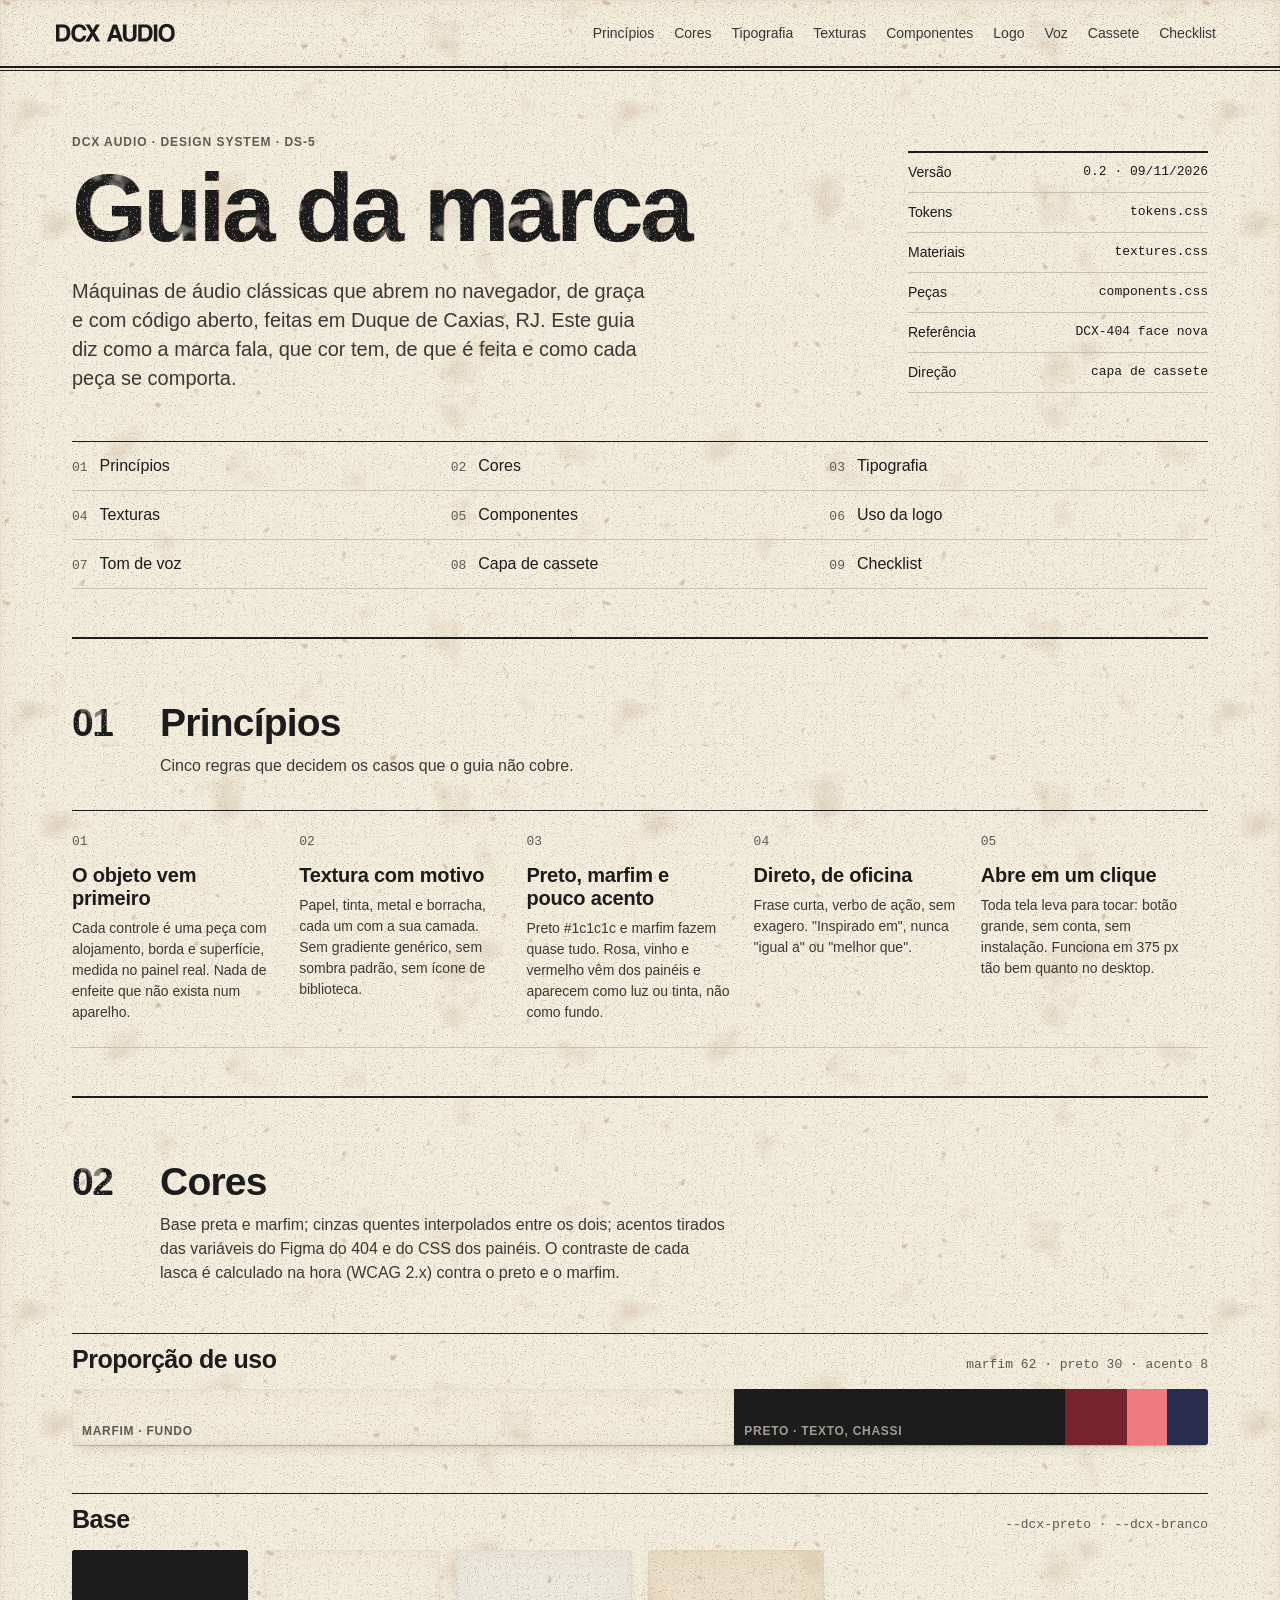
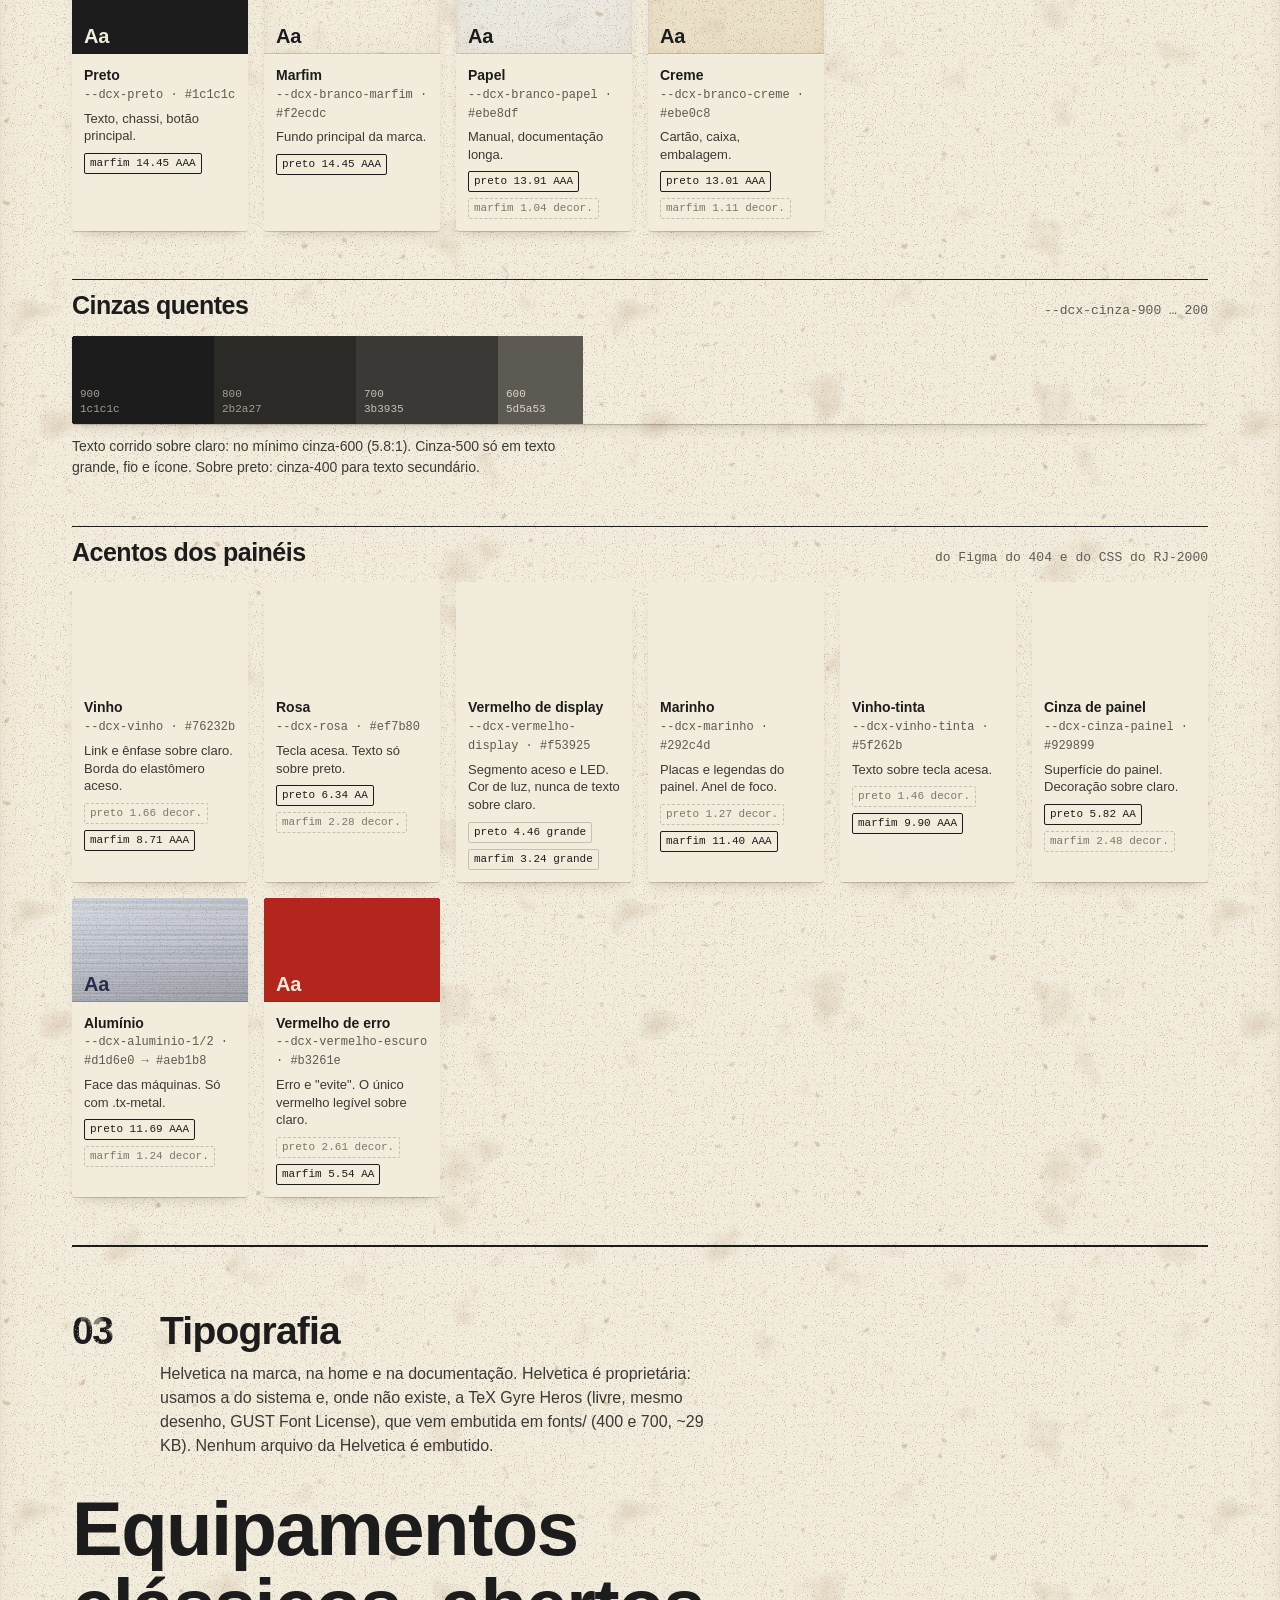
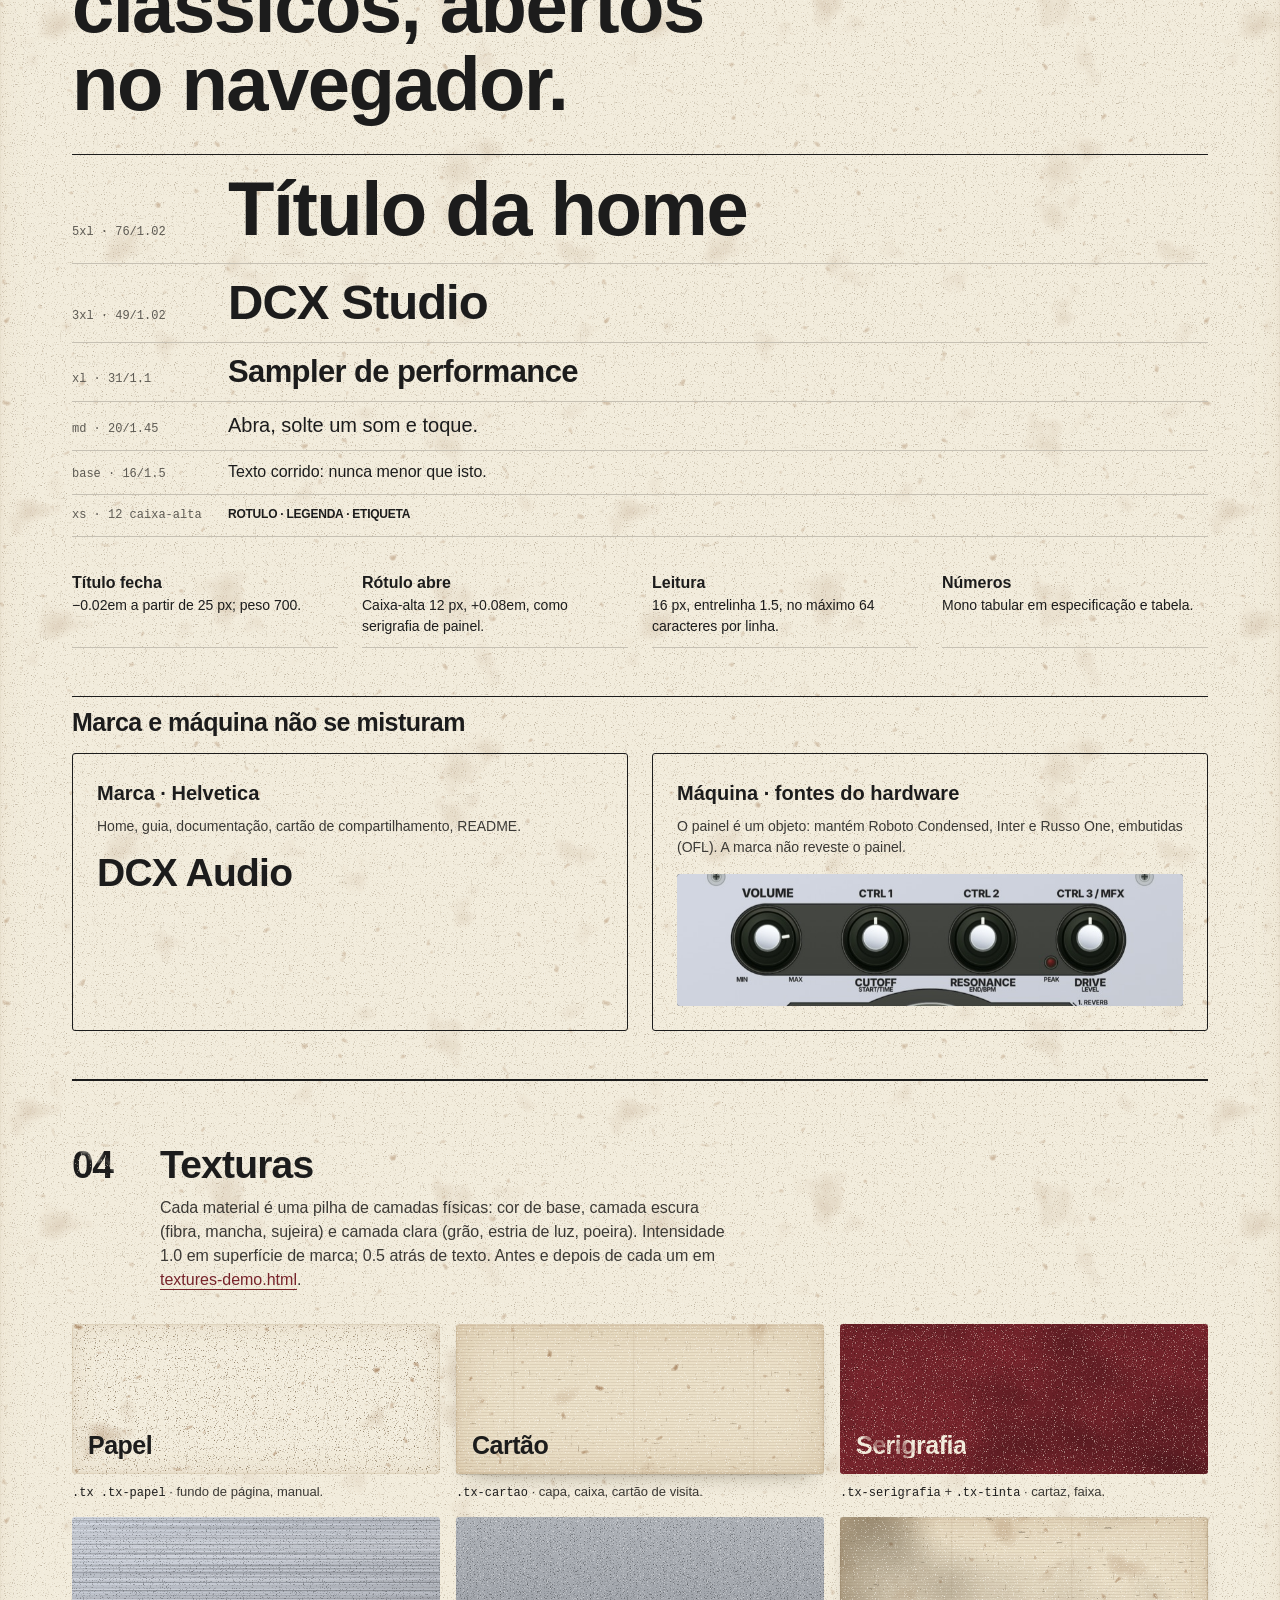
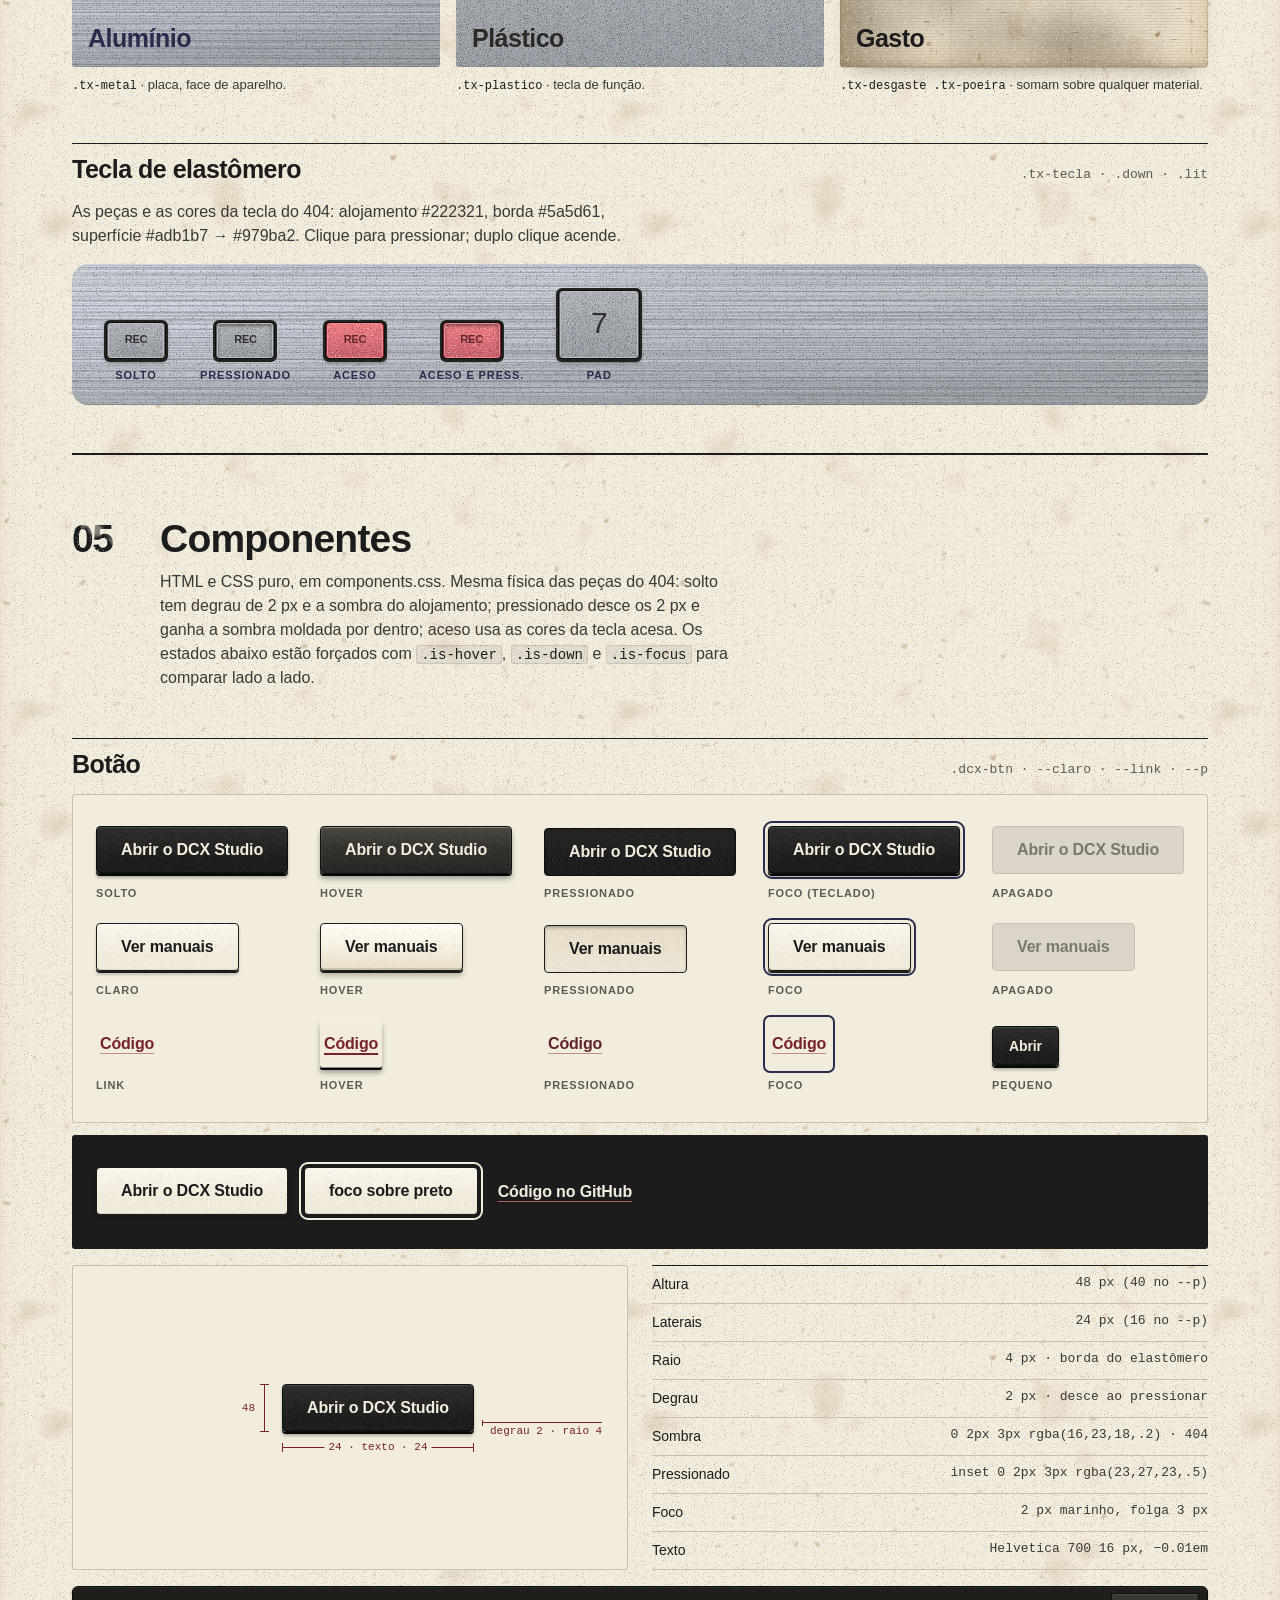
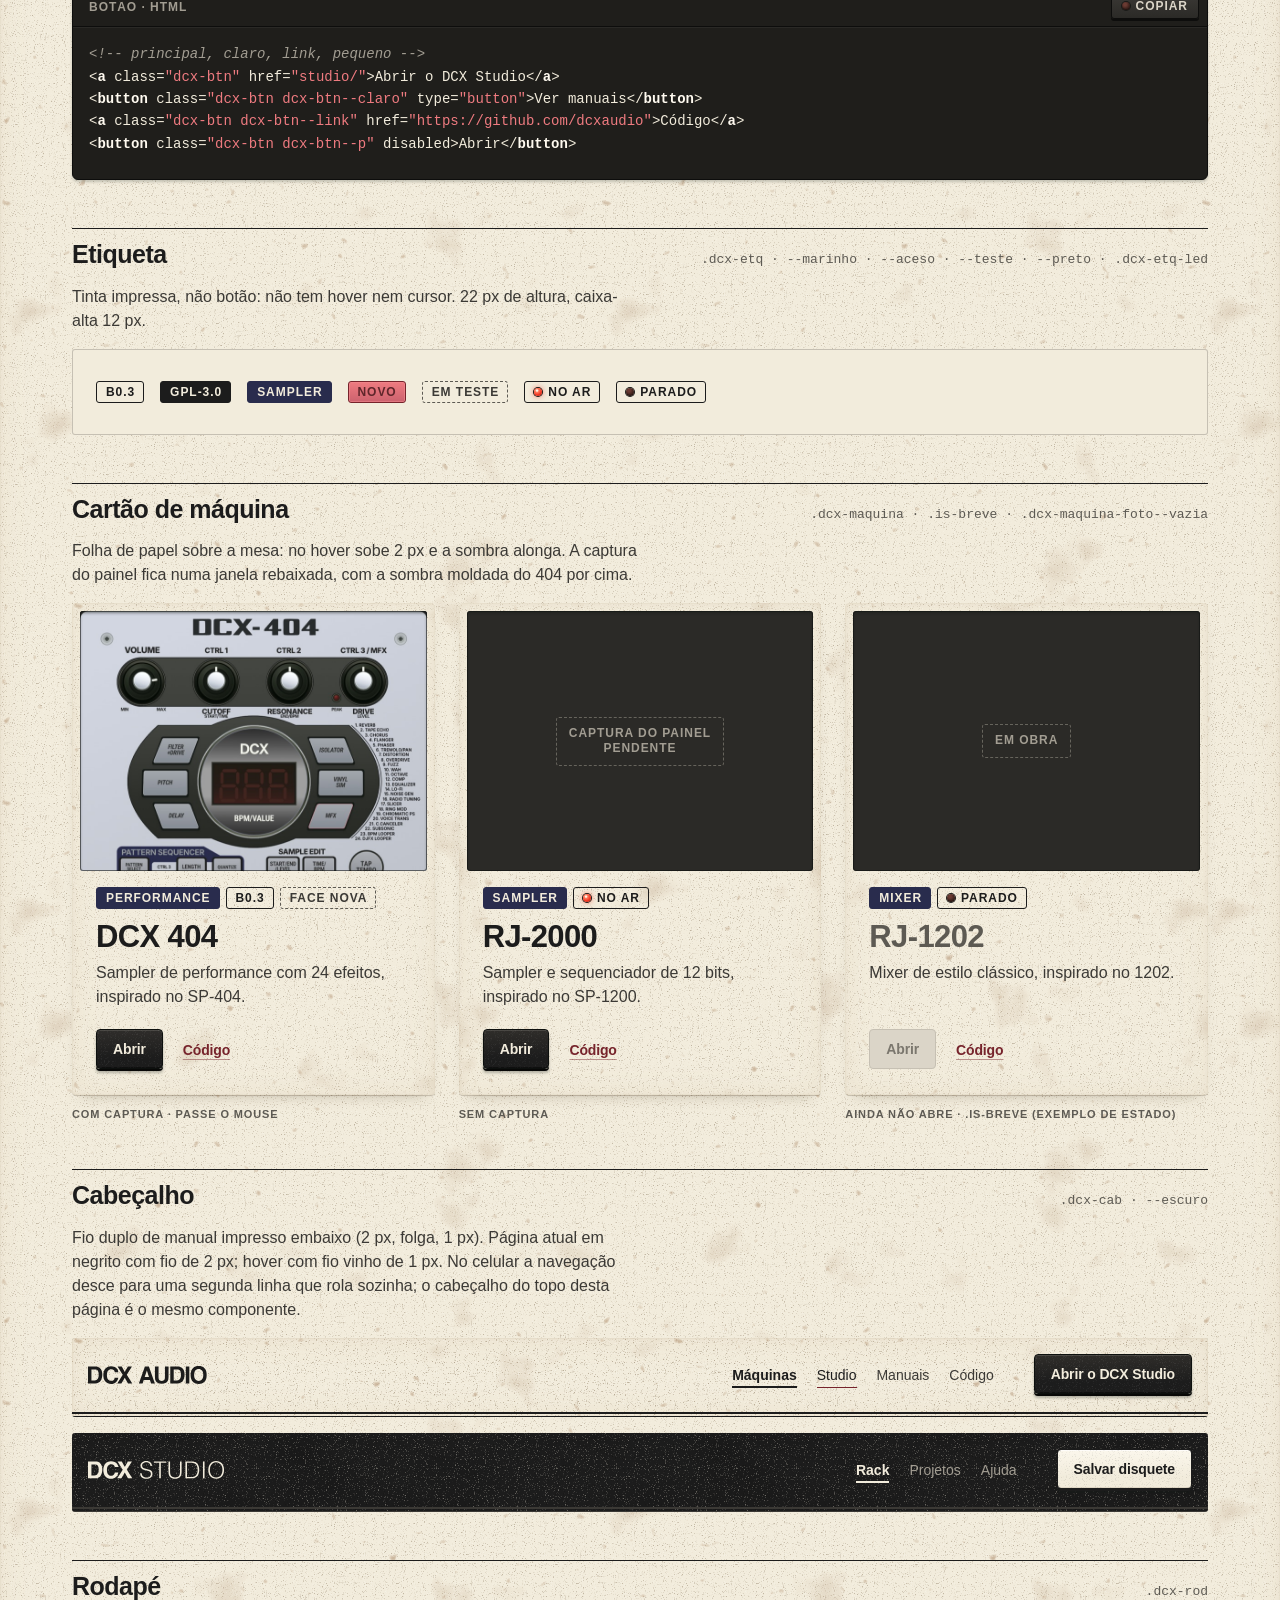
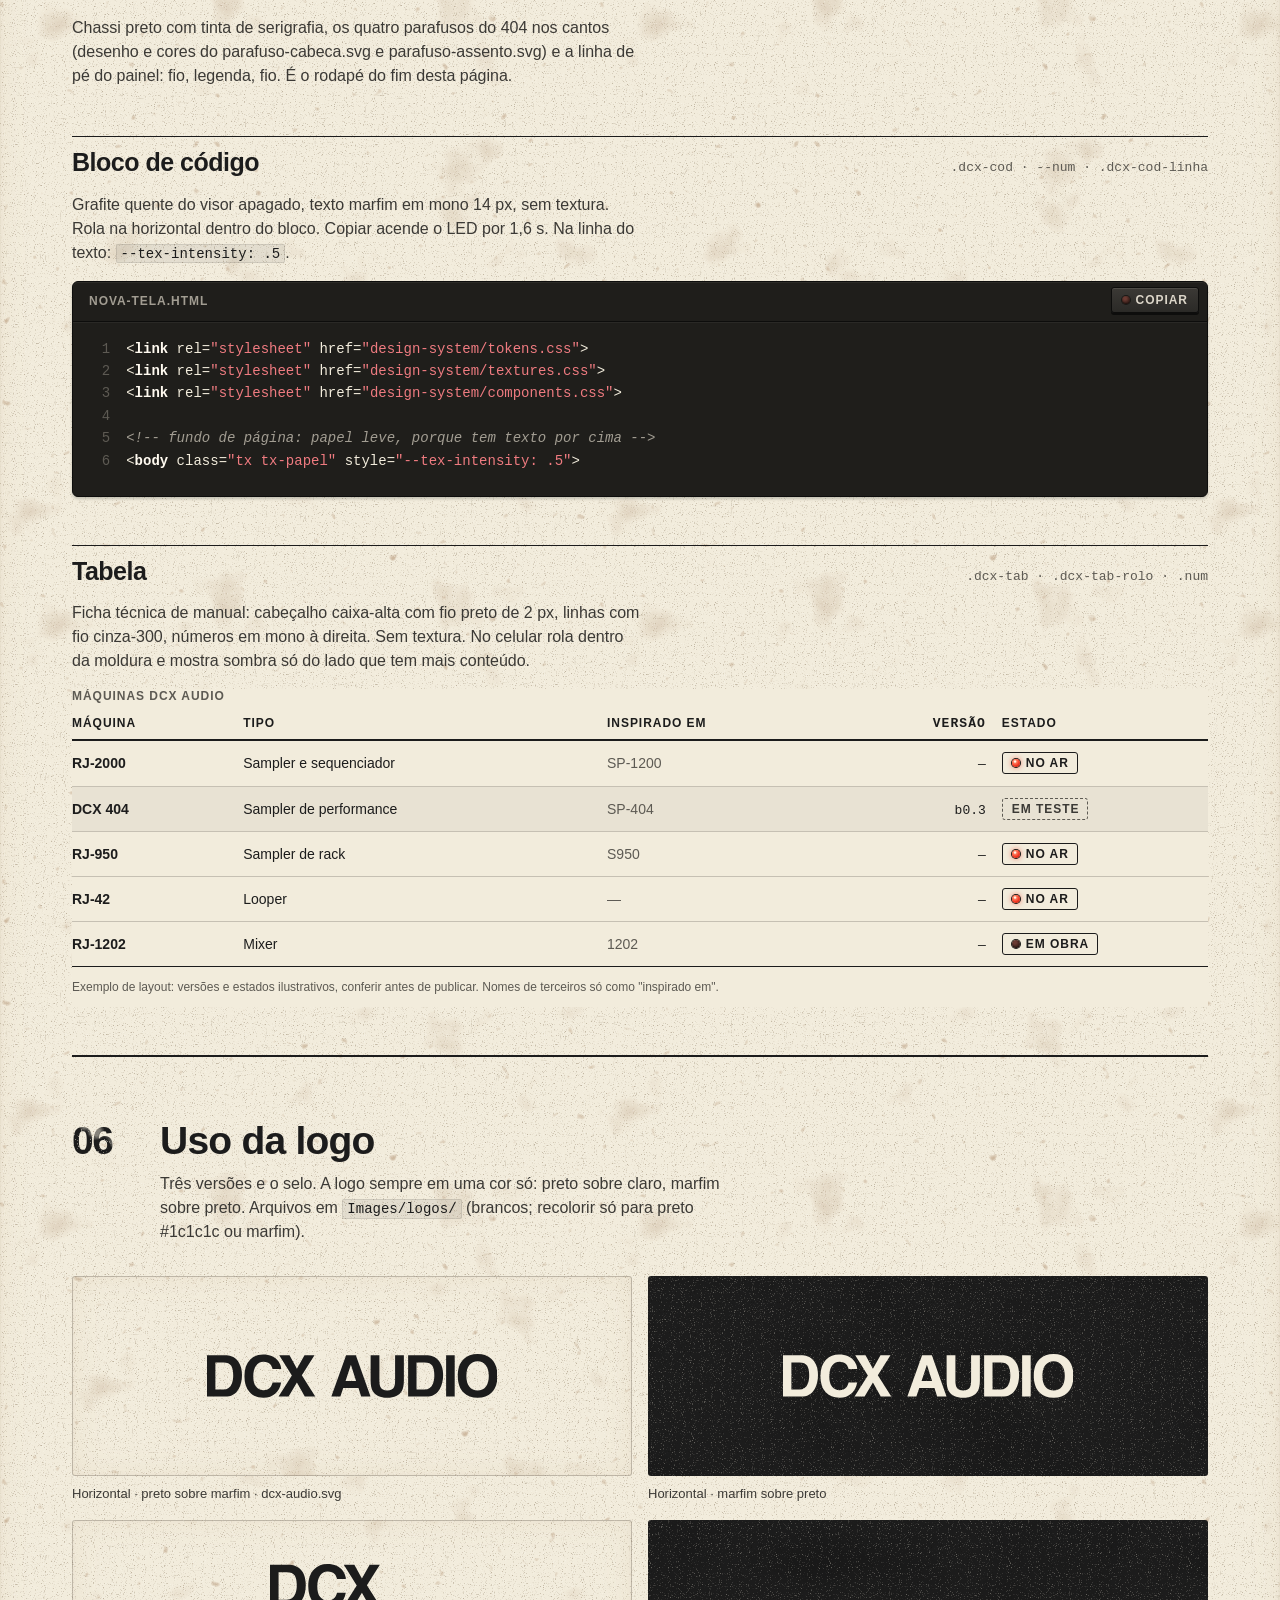
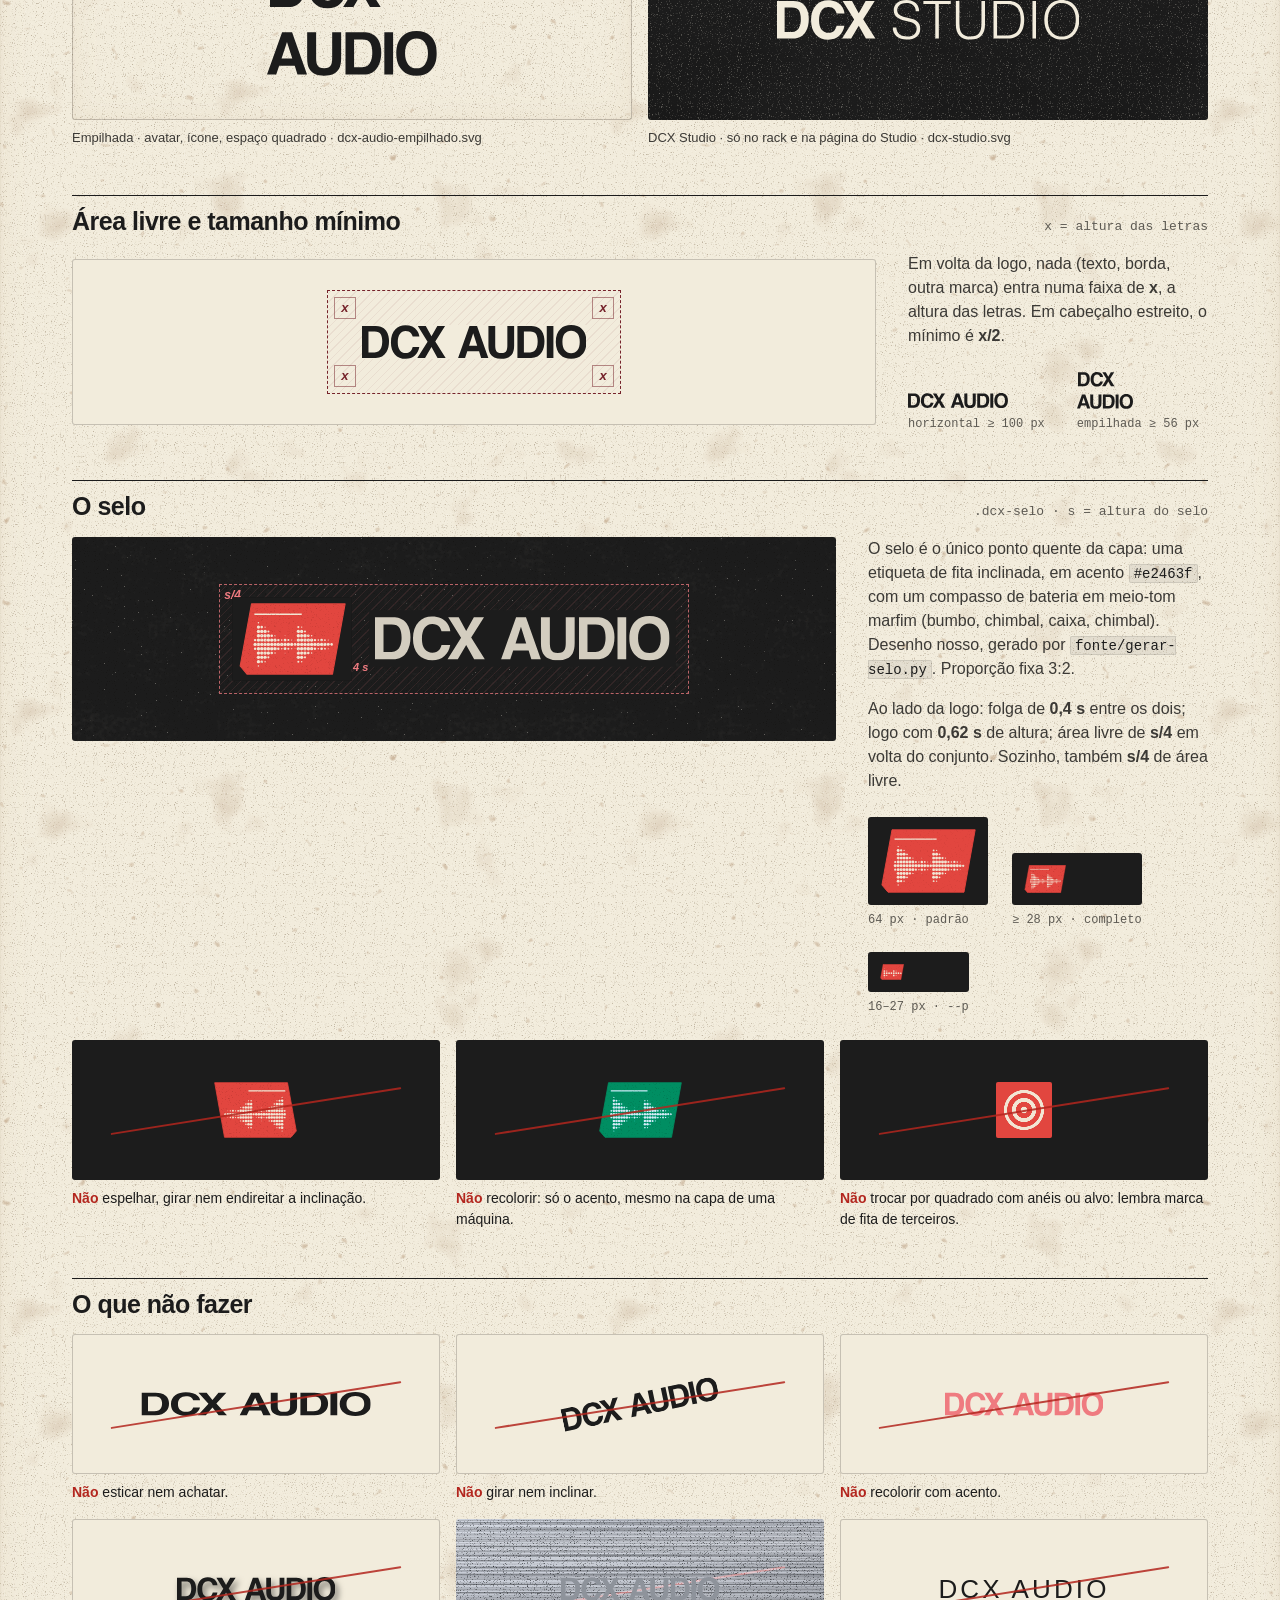
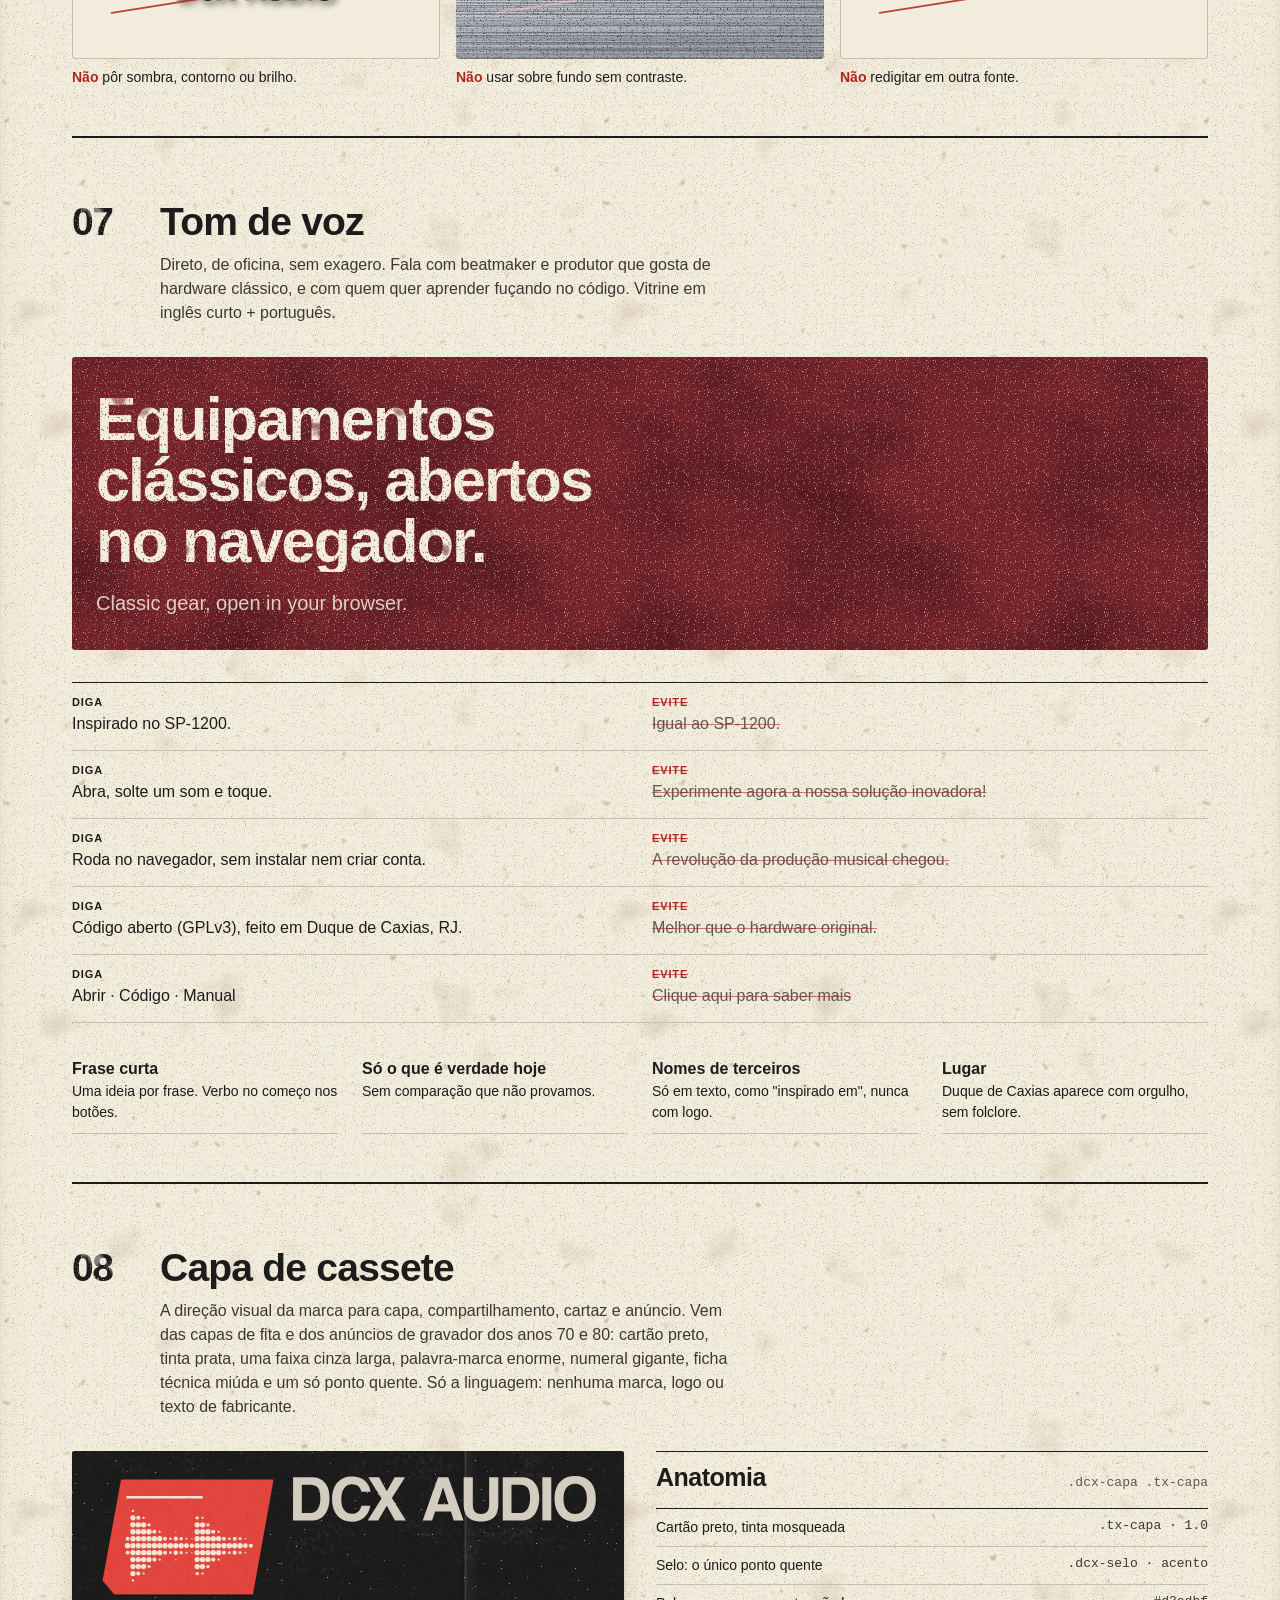
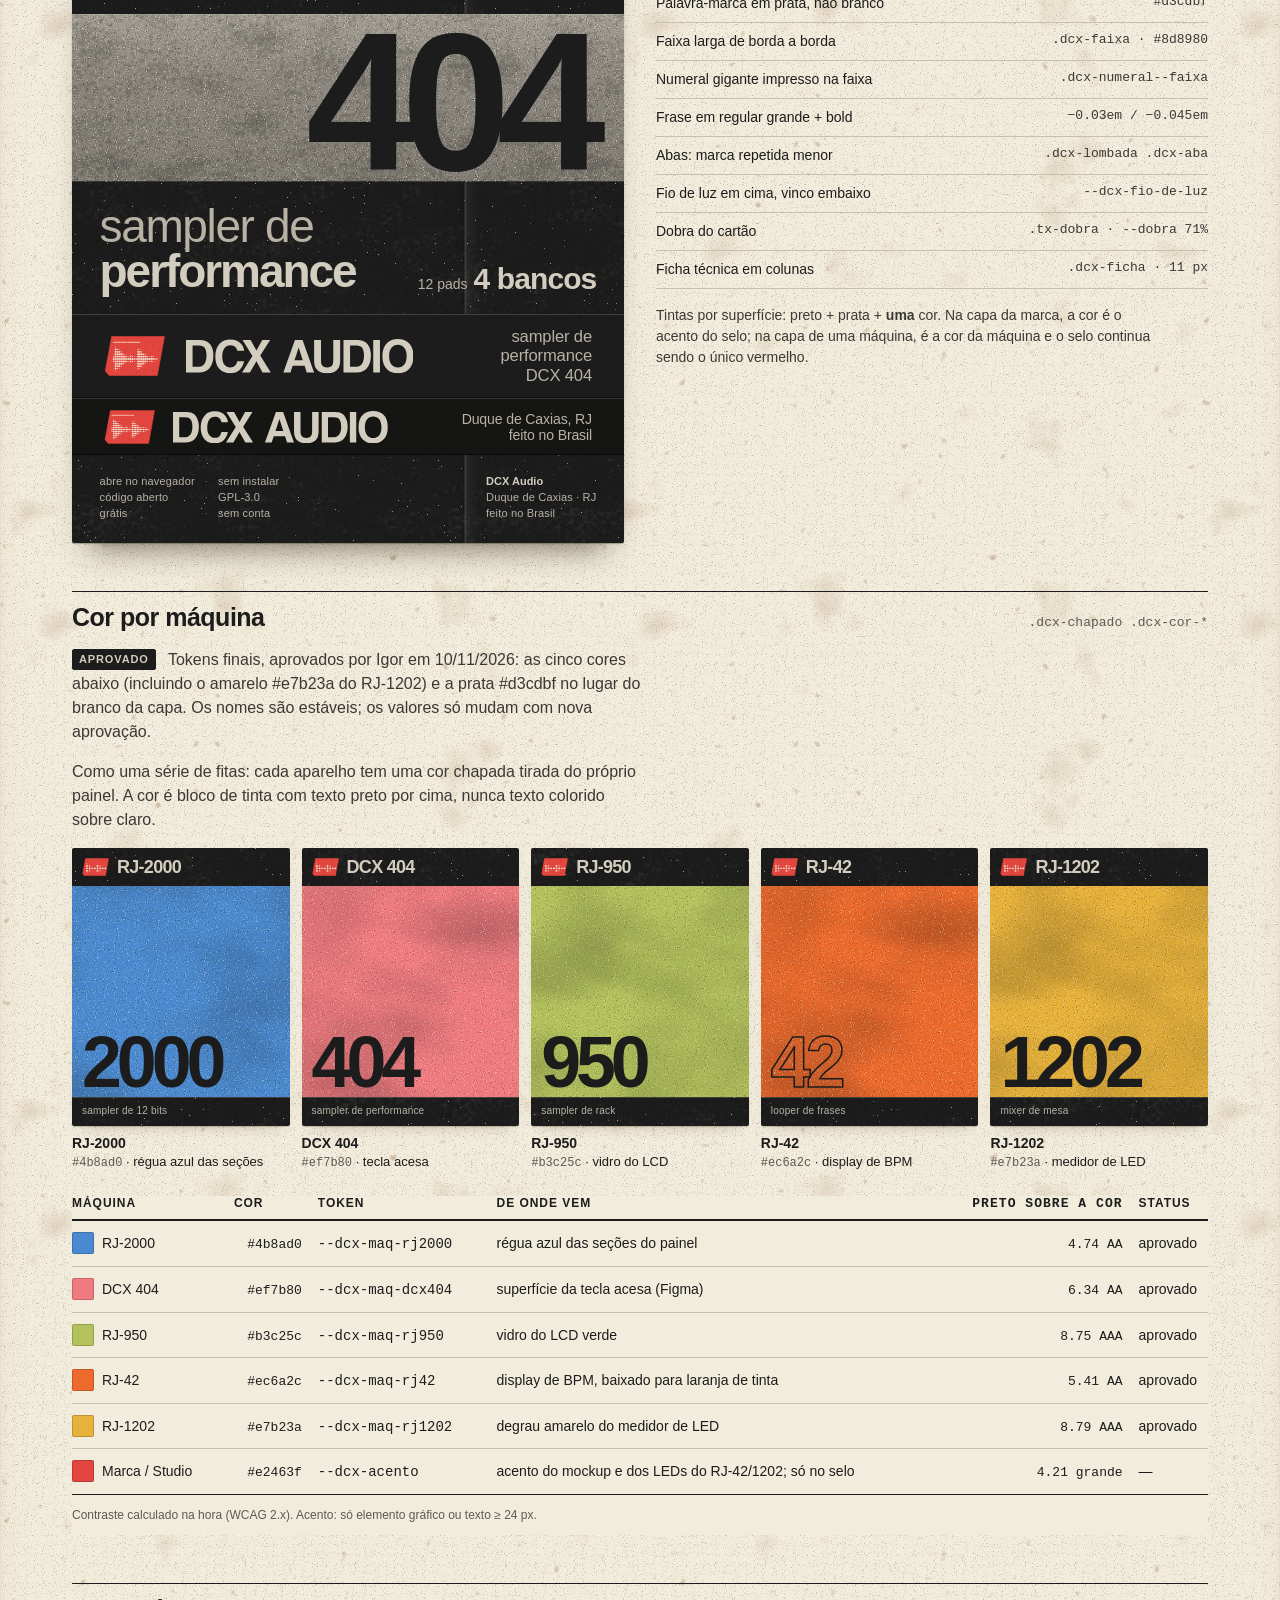
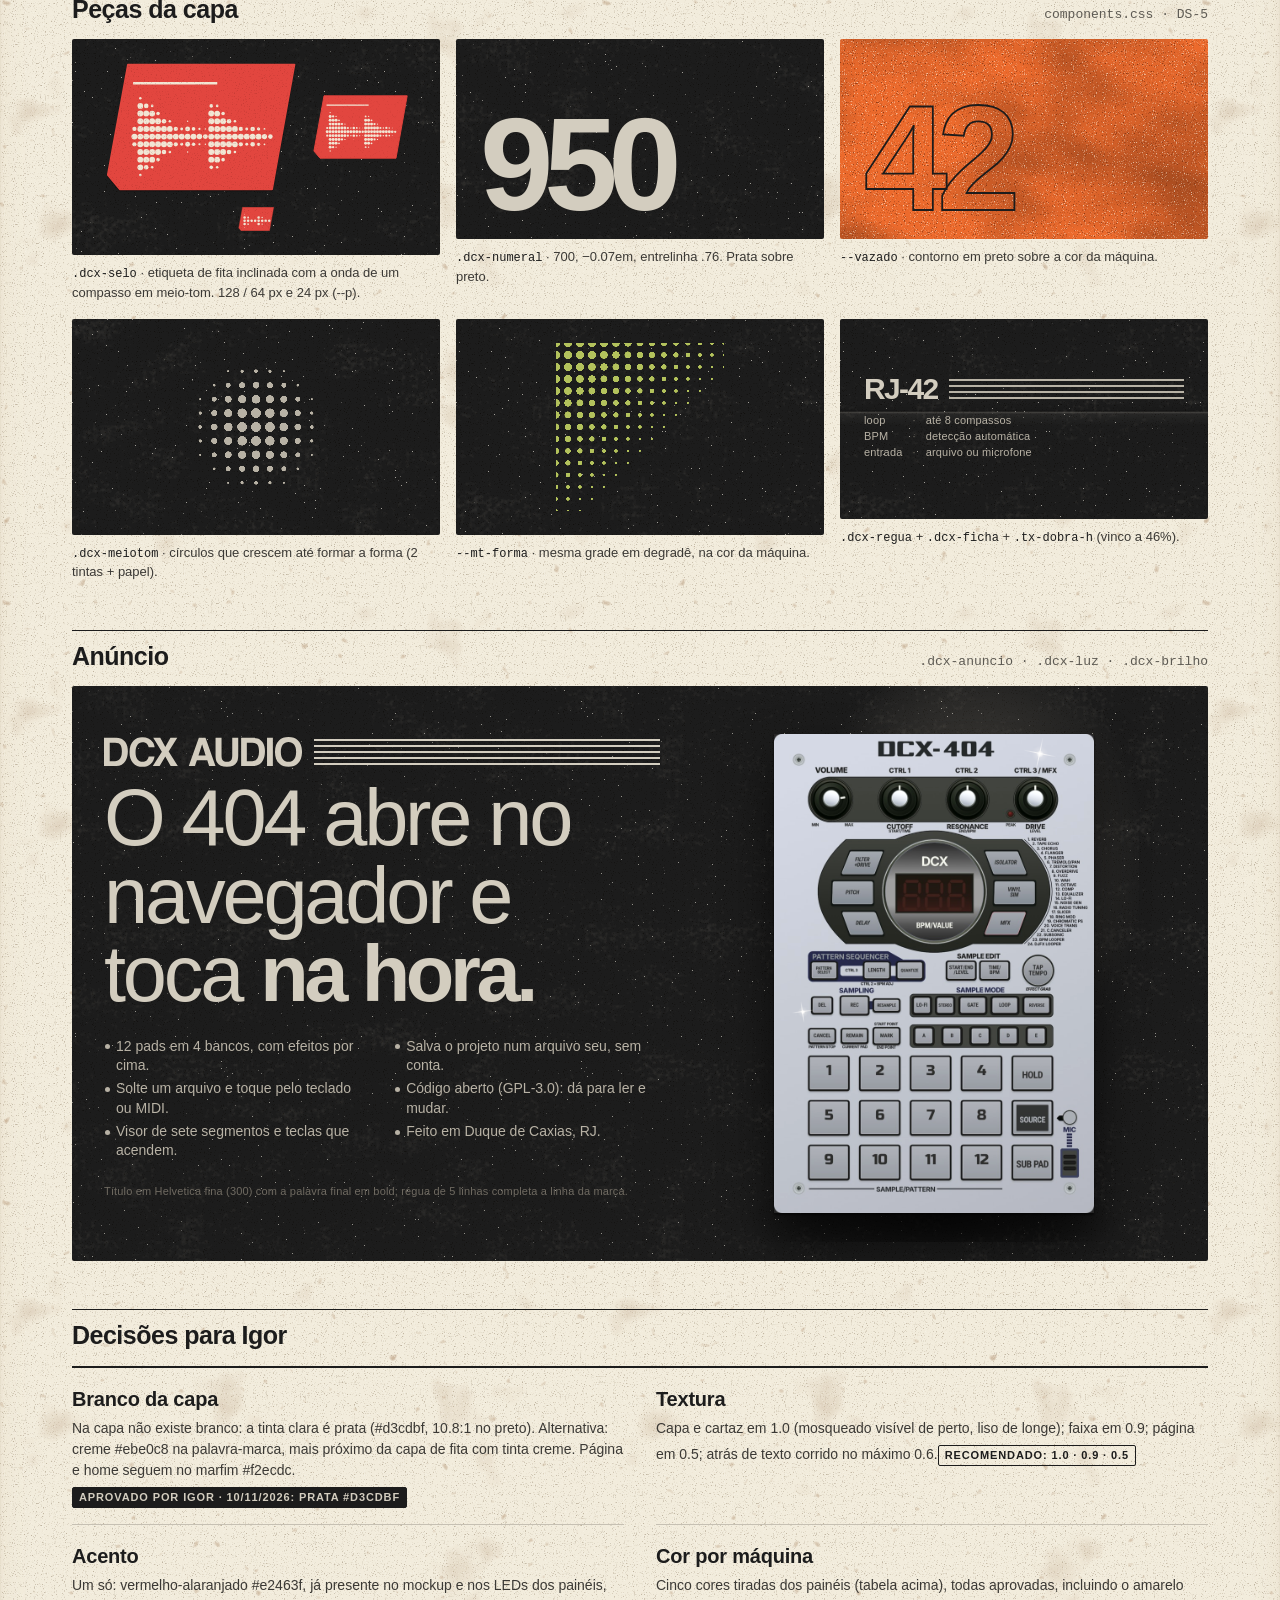
<file: design-system/index.html>
<!doctype html>
<html lang="pt-BR">
<head>
<meta charset="utf-8">
<meta name="viewport" content="width=device-width, initial-scale=1">
<title>DCX Audio · guia da marca</title>
<meta name="description" content="Guia da marca DCX Audio: princípios, cores, tipografia, texturas, componentes, logo, tom de voz e checklist para novas telas.">
<meta name="theme-color" content="#1c1c1c">
<link rel="stylesheet" href="fonts/tex-gyre-heros.css">
<link rel="stylesheet" href="tokens.css">
<link rel="stylesheet" href="textures.css">
<link rel="stylesheet" href="components.css">
<style>
  *, *::before, *::after { box-sizing: border-box; }
  html { -webkit-text-size-adjust: 100%; scroll-padding-top: 120px; }
  body { margin: 0; font-family: var(--dcx-fonte); font-size: var(--dcx-t-base); line-height: var(--dcx-entrelinha-texto); color: var(--dcx-preto); background: var(--dcx-branco); }
  img, svg { max-width: 100%; }
  a { color: var(--dcx-vinho); text-underline-offset: .22em; text-decoration-thickness: 1px; }
  a:hover { text-decoration-thickness: 2px; }
  a:focus-visible { outline: 2px solid var(--dcx-foco); outline-offset: 2px; border-radius: 2px; }
  .g-pagina { --tex-intensity: .5; min-height: 100vh; }
  .g-wrap { max-width: var(--dcx-largura); margin: 0 auto; padding: 0 var(--dcx-calha); }
  @media (min-width: 761px) { .g-wrap { padding: 0 var(--dcx-e-6); } }
  .g-cab { position: sticky; top: 0; z-index: 10; }
  .g-rot { font: var(--dcx-peso-negrito) var(--dcx-t-xs)/1.3 var(--dcx-fonte); letter-spacing: var(--dcx-espaco-letra-rotulo); text-transform: uppercase; color: var(--dcx-cinza-600); }
  .g-sr { position: absolute; width: 1px; height: 1px; overflow: hidden; clip-path: inset(50%); white-space: nowrap; }

  /* capa */
  .g-capa { padding: var(--dcx-e-8) 0 var(--dcx-e-7); display: grid; grid-template-columns: minmax(0, 1fr) minmax(0, 300px); gap: var(--dcx-e-7); align-items: end; }
  .g-capa h1 { margin: var(--dcx-e-3) 0 0; font-size: clamp(49px, 9vw, 96px); line-height: .94; letter-spacing: -.035em; font-weight: 700; --tex-intensity: .75; }
  .g-capa .g-lead { margin: var(--dcx-e-5) 0 0; max-width: 52ch; font-size: var(--dcx-t-md); line-height: 1.45; color: var(--dcx-cinza-700); }
  .g-ficha { margin: 0; display: grid; grid-template-columns: auto 1fr; border-top: 2px solid var(--dcx-preto); font-size: var(--dcx-t-sm); }
  .g-ficha dt, .g-ficha dd { margin: 0; padding: 9px 0; border-bottom: 1px solid var(--dcx-cinza-300); }
  .g-ficha dt { padding-right: var(--dcx-e-4); }
  .g-ficha dd { font-family: var(--dcx-fonte-mono); font-size: 13px; text-align: right; }
  .g-sumario { margin: 0 0 var(--dcx-e-7); padding: 0; list-style: none; display: grid; grid-template-columns: repeat(3, minmax(0, 1fr)); border-top: 1px solid var(--dcx-preto); counter-reset: s; }
  .g-sumario li { counter-increment: s; border-bottom: 1px solid var(--dcx-cinza-300); }
  .g-sumario a { display: flex; gap: var(--dcx-e-3); align-items: baseline; padding: 12px var(--dcx-e-3) 12px 0; color: var(--dcx-preto); text-decoration: none; font-weight: var(--dcx-peso-medio); }
  .g-sumario a::before { content: counter(s, decimal-leading-zero); font: 13px/1 var(--dcx-fonte-mono); color: var(--dcx-cinza-600); }
  .g-sumario a:hover { color: var(--dcx-vinho); }
  @media (max-width: 760px) { .g-capa { grid-template-columns: 1fr; gap: var(--dcx-e-5); padding: var(--dcx-e-7) 0 var(--dcx-e-6); } .g-capa .g-lead { font-size: var(--dcx-t-base); } .g-sumario { grid-template-columns: 1fr 1fr; } }

  /* seções */
  .g-sec { padding: var(--dcx-e-8) 0 var(--dcx-e-7); border-top: 2px solid var(--dcx-preto); }
  .g-sec-cab { display: grid; grid-template-columns: 72px minmax(0, 1fr); gap: 0 var(--dcx-e-4); margin-bottom: var(--dcx-e-6); }
  .g-sec-num { font: 700 var(--dcx-t-2xl)/1 var(--dcx-fonte); letter-spacing: -.04em; color: var(--dcx-preto); --tex-intensity: .8; }
  .g-sec h2 { margin: 0; font-size: var(--dcx-t-2xl); line-height: 1; letter-spacing: var(--dcx-espaco-letra-titulo); }
  .g-sec-cab p { grid-column: 2; margin: var(--dcx-e-3) 0 0; max-width: var(--dcx-medida); color: var(--dcx-cinza-700); }
  .g-sub { margin: var(--dcx-e-7) 0 var(--dcx-e-4); padding-top: var(--dcx-e-3); border-top: 1px solid var(--dcx-preto); display: flex; flex-wrap: wrap; gap: var(--dcx-e-2) var(--dcx-e-4); align-items: baseline; justify-content: space-between; }
  .g-sub h3 { margin: 0; font-size: var(--dcx-t-lg); line-height: 1.1; letter-spacing: var(--dcx-espaco-letra-titulo); }
  .g-sub code { font: 13px/1 var(--dcx-fonte-mono); color: var(--dcx-cinza-600); }
  .g-txt { max-width: var(--dcx-medida); margin: 0 0 var(--dcx-e-4); color: var(--dcx-cinza-700); }
  @media (max-width: 760px) { .g-sec { padding: var(--dcx-e-7) 0 var(--dcx-e-6); } .g-sec-cab { grid-template-columns: 1fr; } .g-sec-cab p { grid-column: 1; } .g-sec-num { font-size: var(--dcx-t-lg); margin-bottom: var(--dcx-e-2); } .g-sec h2 { font-size: var(--dcx-t-xl); } }

  /* princípios */
  .g-princ { margin: 0; padding: 0; list-style: none; display: grid; grid-template-columns: repeat(auto-fit, minmax(210px, 1fr)); gap: 0; border-top: 1px solid var(--dcx-preto); }
  .g-princ li { padding: var(--dcx-e-5) var(--dcx-e-5) var(--dcx-e-5) 0; border-bottom: 1px solid var(--dcx-cinza-300); }
  .g-princ b { display: block; font-size: var(--dcx-t-md); line-height: 1.15; letter-spacing: -.01em; margin-bottom: var(--dcx-e-2); }
  .g-princ span { display: block; font-size: var(--dcx-t-sm); color: var(--dcx-cinza-700); }
  .g-princ i { display: block; font: 13px/1 var(--dcx-fonte-mono); font-style: normal; color: var(--dcx-cinza-600); margin-bottom: var(--dcx-e-4); }

  /* cores: lascas de tinta */
  .g-cores { display: grid; grid-template-columns: repeat(auto-fill, minmax(176px, 1fr)); gap: var(--dcx-e-4); }
  .g-cor { margin: 0; background: var(--dcx-branco); box-shadow: var(--dcx-sombra-folha); border-radius: var(--dcx-r-2); overflow: hidden; }
  .g-cor-tinta { position: relative; height: 104px; display: flex; align-items: flex-end; padding: var(--dcx-e-2) var(--dcx-e-3); font: 700 var(--dcx-t-md)/1 var(--dcx-fonte); letter-spacing: -.01em; box-shadow: inset 0 -1px 0 rgb(0 0 0 / .12); }
  .g-cor figcaption { padding: var(--dcx-e-3); font-size: 13px; line-height: 1.35; }
  .g-cor figcaption b { display: block; font-size: var(--dcx-t-sm); }
  .g-cor code { font: 12px/1.4 var(--dcx-fonte-mono); color: var(--dcx-cinza-600); }
  .g-cor .g-uso { display: block; margin-top: 6px; color: var(--dcx-cinza-700); }
  .g-cor .g-ctr { display: flex; gap: 6px; margin-top: var(--dcx-e-2); flex-wrap: wrap; }
  .g-ctr span { font: 11px/1 var(--dcx-fonte-mono); padding: 4px 5px; border-radius: 2px; border: 1px solid var(--dcx-cinza-300); white-space: nowrap; }
  .g-ctr span.ok { border-color: var(--dcx-preto); }
  .g-ctr span.x { color: var(--dcx-cinza-500); border-style: dashed; }
  .g-cor.rec .g-cor-tinta::after { content: "recomendado"; position: absolute; top: var(--dcx-e-2); right: var(--dcx-e-2); font: 700 10px/1 var(--dcx-fonte); letter-spacing: .08em; text-transform: uppercase; padding: 4px 6px; border: 1px solid currentColor; border-radius: 2px; }
  .g-proporcao { display: flex; height: 56px; border-radius: var(--dcx-r-2); overflow: hidden; box-shadow: var(--dcx-sombra-folha); }
  .g-proporcao div { display: flex; align-items: flex-end; padding: 8px 10px; font: 700 var(--dcx-t-xs)/1 var(--dcx-fonte); letter-spacing: .06em; text-transform: uppercase; min-width: 0; white-space: nowrap; overflow: hidden; }
  .g-escala { display: grid; grid-template-columns: repeat(8, minmax(0, 1fr)); border-radius: var(--dcx-r-2); overflow: hidden; box-shadow: var(--dcx-sombra-folha); }
  .g-escala div { height: 88px; padding: 8px; display: flex; flex-direction: column; justify-content: flex-end; font: 11px/1.3 var(--dcx-fonte-mono); }
  @media (max-width: 760px) { .g-escala { grid-template-columns: repeat(4, minmax(0, 1fr)); } .g-cores { grid-template-columns: 1fr 1fr; gap: var(--dcx-e-3); } .g-cor-tinta { height: 80px; } }

  /* tipografia */
  .g-specimen { font-size: clamp(39px, 7.4vw, var(--dcx-t-5xl)); font-weight: 700; line-height: var(--dcx-entrelinha-titulo); letter-spacing: var(--dcx-espaco-letra-titulo); margin: 0 0 var(--dcx-e-6); max-width: 15ch; }
  .g-tipos { border-top: 1px solid var(--dcx-preto); }
  .g-tipo { display: grid; grid-template-columns: 140px minmax(0, 1fr); gap: var(--dcx-e-4); align-items: baseline; padding: 12px 0; border-bottom: 1px solid var(--dcx-cinza-300); }
  .g-tipo code { font: 12px/1.4 var(--dcx-fonte-mono); color: var(--dcx-cinza-600); }
  .g-tipo div { white-space: nowrap; overflow: hidden; text-overflow: ellipsis; letter-spacing: var(--dcx-espaco-letra-titulo); line-height: 1.1; }
  .g-duas { display: grid; grid-template-columns: 1fr 1fr; gap: var(--dcx-e-5); }
  .g-quadro { padding: var(--dcx-e-5); border: 1px solid var(--dcx-preto); border-radius: var(--dcx-r-2); }
  .g-quadro h4 { margin: 0 0 var(--dcx-e-2); font-size: var(--dcx-t-md); }
  .g-quadro p { margin: 0; font-size: var(--dcx-t-sm); color: var(--dcx-cinza-700); }
  .g-recorte { display: block; width: 100%; height: 132px; object-fit: cover; object-position: 50% 6%; margin-top: var(--dcx-e-4); border-radius: var(--dcx-r-2); box-shadow: var(--dcx-sombra-moldada); background: var(--dcx-alojamento); }
  .g-regras { margin: var(--dcx-e-5) 0 0; padding: 0; list-style: none; display: grid; grid-template-columns: repeat(auto-fit, minmax(240px, 1fr)); gap: 0 var(--dcx-e-5); }
  .g-regras li { padding: 10px 0; border-bottom: 1px solid var(--dcx-cinza-300); font-size: var(--dcx-t-sm); }
  .g-regras b { display: block; font-size: var(--dcx-t-base); }
  @media (max-width: 760px) { .g-duas { grid-template-columns: 1fr; } .g-tipo { grid-template-columns: 96px minmax(0, 1fr); } }

  /* texturas */
  .g-mats { display: grid; grid-template-columns: repeat(3, minmax(0, 1fr)); gap: var(--dcx-e-4); }
  .g-mat { margin: 0; }
  .g-mat > div { --tex-intensity: 1; height: 150px; padding: var(--dcx-e-4); border-radius: var(--dcx-r-2); display: flex; align-items: flex-end; font: 700 var(--dcx-t-lg)/1 var(--dcx-fonte); letter-spacing: -.02em; }
  .g-mat figcaption { margin-top: var(--dcx-e-2); font-size: 13px; color: var(--dcx-cinza-700); }
  .g-mat figcaption code { font: 12px/1.4 var(--dcx-fonte-mono); color: var(--dcx-preto); }
  .g-teclas { --tex-intensity: 1; display: flex; flex-wrap: wrap; gap: var(--dcx-e-4) var(--dcx-e-6); align-items: flex-end; padding: var(--dcx-e-5) var(--dcx-e-6); border-radius: var(--dcx-r-5); }
  .g-teclas figure { margin: 0; display: grid; gap: var(--dcx-e-2); justify-items: center; }
  .g-teclas figcaption { font: 700 11px/1 var(--dcx-fonte); letter-spacing: .08em; text-transform: uppercase; color: var(--dcx-marinho); }
  @media (max-width: 760px) { .g-mats { grid-template-columns: 1fr 1fr; gap: var(--dcx-e-3); } .g-mat > div { height: 110px; font-size: var(--dcx-t-md); } .g-teclas { padding: var(--dcx-e-4); gap: var(--dcx-e-4); } }

  /* componentes */
  .g-palco { position: relative; padding: var(--dcx-e-6) var(--dcx-e-5); border-radius: var(--dcx-r-2); background: var(--dcx-branco); box-shadow: inset 0 0 0 1px var(--dcx-cinza-300); }
  .g-palco--preto { background: var(--dcx-preto); box-shadow: none; color: var(--dcx-branco); }
  .g-palco--cinza { background: var(--dcx-cinza-200); box-shadow: none; }
  .g-estados { display: grid; grid-template-columns: repeat(5, minmax(0, max-content)); gap: var(--dcx-e-5) var(--dcx-e-6); align-items: end; }
  .g-estados figure { margin: 0; display: grid; gap: var(--dcx-e-3); justify-items: start; }
  .g-estados figcaption { font: 700 11px/1 var(--dcx-fonte); letter-spacing: .08em; text-transform: uppercase; color: var(--dcx-cinza-600); }
  .g-palco--preto .g-estados figcaption { color: var(--dcx-cinza-400); }
  .g-linha { display: flex; flex-wrap: wrap; gap: var(--dcx-e-3) var(--dcx-e-4); align-items: center; }
  .g-pecas { display: grid; grid-template-columns: minmax(0, 1fr) minmax(0, 1fr); gap: var(--dcx-e-5); margin-top: var(--dcx-e-4); }
  .g-medidas { margin: 0; padding: 0; list-style: none; font-size: var(--dcx-t-sm); border-top: 1px solid var(--dcx-preto); align-self: start; }
  .g-medidas li { display: flex; justify-content: space-between; gap: var(--dcx-e-4); padding: 8px 0; border-bottom: 1px solid var(--dcx-cinza-300); }
  .g-medidas span:last-child { font: 13px/1.4 var(--dcx-fonte-mono); text-align: right; color: var(--dcx-cinza-700); }
  /* cotas: desenho técnico do botão */
  .g-cotado { position: relative; display: inline-block; margin: 8px 0 26px 56px; }
  .g-cota { position: absolute; font: 11px/1 var(--dcx-fonte-mono); color: var(--dcx-vinho); white-space: nowrap; }
  .g-cota--v { left: -22px; top: 0; bottom: 2px; width: 9px; border-top: 1px solid currentColor; border-bottom: 1px solid currentColor; }
  .g-cota--v::before { content: ""; position: absolute; left: 4px; top: 0; bottom: 0; border-left: 1px solid currentColor; }
  .g-cota--v span { position: absolute; right: 14px; top: 50%; transform: translateY(-50%); }
  .g-cota--h { left: 0; right: 0; bottom: -18px; height: 9px; border-left: 1px solid currentColor; border-right: 1px solid currentColor; }
  .g-cota--h::before { content: ""; position: absolute; top: 4px; left: 0; right: 0; border-top: 1px solid currentColor; }
  .g-cota--h span { position: absolute; left: 50%; top: 4px; transform: translate(-50%, -50%); background: var(--dcx-branco); padding: 0 4px; }
  .g-cota--d { left: calc(100% + 8px); bottom: -3px; border-top: 1px solid currentColor; padding: 3px 0 0 8px; }
  .g-cota--d::before { content: ""; position: absolute; left: 0; top: -3px; height: 6px; border-left: 1px solid currentColor; }
  .g-maquinas { display: grid; grid-template-columns: repeat(3, minmax(0, 1fr)); gap: var(--dcx-e-5); }
  .g-maquinas > figure { margin: 0; display: grid; gap: var(--dcx-e-3); grid-template-rows: 1fr auto; }
  .g-maquinas > figure > figcaption { font: 700 11px/1.3 var(--dcx-fonte); letter-spacing: .08em; text-transform: uppercase; color: var(--dcx-cinza-600); }
  .g-cab-demo { border-radius: var(--dcx-r-2); overflow: hidden; box-shadow: inset 0 0 0 1px var(--dcx-cinza-300); }
  .g-cab-demo + .g-cab-demo { margin-top: var(--dcx-e-4); }
  .g-cab-demo .dcx-cab { position: relative; }
  @media (max-width: 960px) { .g-maquinas { grid-template-columns: 1fr 1fr; } }
  @media (max-width: 760px) {
    .g-estados { display: flex; flex-wrap: wrap; gap: var(--dcx-e-5) var(--dcx-e-5); }
    .g-pecas { grid-template-columns: 1fr; }
    .g-maquinas { grid-template-columns: 1fr; }
    .g-palco { padding: var(--dcx-e-5) var(--dcx-e-4); }
    .g-cota--d { display: none; }
  }

  /* logo */
  .g-logos { display: grid; grid-template-columns: repeat(2, minmax(0, 1fr)); gap: var(--dcx-e-4); }
  .g-logo { margin: 0; }
  .g-logo > div { height: 200px; display: grid; place-items: center; padding: var(--dcx-e-6); border-radius: var(--dcx-r-2); }
  .g-logo svg { display: block; width: auto; max-width: 100%; }
  .g-logo figcaption { margin-top: var(--dcx-e-2); font-size: 13px; color: var(--dcx-cinza-700); }
  .g-claro { background: var(--dcx-branco); color: var(--dcx-preto); box-shadow: inset 0 0 0 1px var(--dcx-cinza-300); }
  .g-escuro { background: var(--dcx-preto); color: var(--dcx-branco); }
  .g-area-wrap { display: grid; grid-template-columns: minmax(0, 1fr) minmax(0, 300px); gap: var(--dcx-e-6); align-items: center; }
  .g-area-palco { padding: var(--dcx-e-6) var(--dcx-e-4); display: grid; place-items: center; overflow: hidden; }
  .g-area { --x: 34px; position: relative; padding: var(--x); outline: 1px dashed var(--dcx-vinho); outline-offset: 0; background: repeating-linear-gradient(-45deg, rgb(118 35 43 / .07) 0 1px, transparent 1px 6px); }
  .g-area svg { display: block; height: var(--x); width: auto; position: relative; background: var(--dcx-branco); box-shadow: 0 0 0 0 var(--dcx-branco); }
  .g-area i { position: absolute; display: grid; place-items: center; width: var(--x); height: var(--x); font: italic 700 13px/1 var(--dcx-fonte); color: var(--dcx-vinho); }
  .g-area i::before { content: ""; position: absolute; inset: 6px; border: 1px solid rgb(118 35 43 / .5); }
  .g-area i:nth-of-type(1) { left: 0; top: 0; } .g-area i:nth-of-type(2) { right: 0; top: 0; }
  .g-area i:nth-of-type(3) { left: 0; bottom: 0; } .g-area i:nth-of-type(4) { right: 0; bottom: 0; }
  .g-minimos { display: flex; flex-wrap: wrap; gap: var(--dcx-e-6); align-items: flex-end; margin-top: var(--dcx-e-5); }
  .g-minimos figure { margin: 0; }
  .g-minimos figcaption { margin-top: var(--dcx-e-2); font: 12px/1.3 var(--dcx-fonte-mono); color: var(--dcx-cinza-600); }
  .g-naos { display: grid; grid-template-columns: repeat(3, minmax(0, 1fr)); gap: var(--dcx-e-4); }
  .g-nao { margin: 0; }
  .g-nao > div { position: relative; height: 140px; display: grid; place-items: center; padding: var(--dcx-e-5); border-radius: var(--dcx-r-2); overflow: hidden; }
  .g-nao svg { display: block; height: 24px; width: auto; }
  .g-nao > div::after { /* risco vermelho de revisão, à mão */
    content: ""; position: absolute; left: 10%; right: 10%; top: 50%; height: 2px; background: var(--dcx-vermelho-escuro); transform: rotate(-9deg); opacity: .85; border-radius: 2px;
  }
  .g-nao figcaption { margin-top: var(--dcx-e-2); font-size: var(--dcx-t-sm); }
  .g-nao figcaption b { color: var(--dcx-vermelho-escuro); }
  .g-falso { font: 400 26px/1 Arial, sans-serif; letter-spacing: .12em; }
  @media (max-width: 760px) { .g-logos { grid-template-columns: 1fr; } .g-logo > div { height: 150px; } .g-area-wrap { grid-template-columns: 1fr; } .g-area { --x: 22px; } .g-naos { grid-template-columns: 1fr 1fr; gap: var(--dcx-e-3); } .g-nao > div { height: 110px; padding: var(--dcx-e-3); } .g-nao svg { height: 16px; } .g-falso { font-size: 17px; } }

  /* selo (DS-6) */
  .g-selo-wrap { display: grid; grid-template-columns: minmax(0, 1fr) minmax(0, 340px); gap: var(--dcx-e-6); align-items: start; }
  .g-selo-palco { display: grid; place-items: center; padding: var(--dcx-e-7) var(--dcx-e-4); border-radius: var(--dcx-r-2); overflow: hidden; }
  .g-selo-par { --s: 72px; position: relative; display: flex; align-items: center; gap: calc(var(--s) * .4); padding: calc(var(--s) * .25);
    outline: 1px dashed rgb(239 123 128 / .75); background: repeating-linear-gradient(-45deg, rgb(239 123 128 / .10) 0 1px, transparent 1px 6px); }
  .g-selo-par .dcx-selo { --s: inherit; }
  .g-selo-par svg { display: block; height: calc(var(--s) * .62); width: auto; color: var(--dcx-prata-clara); background: var(--dcx-capa); box-shadow: 0 0 0 calc(var(--s) * .08) var(--dcx-capa); }
  .g-selo-par .dcx-selo { box-shadow: 0 0 0 calc(var(--s) * .08) var(--dcx-capa); background-color: var(--dcx-capa); }
  .g-selo-cota { position: absolute; font: italic 700 12px/1 var(--dcx-fonte); color: var(--dcx-rosa); }
  .g-selo-cota--a { left: 4px; top: 4px; } .g-selo-cota--b { left: calc(var(--s) * 1.75); bottom: calc(var(--s) * .25 + 2px); transform: translateX(-10%); font-size: 11px; }
  .g-selo-tam { display: flex; flex-wrap: wrap; gap: var(--dcx-e-5); align-items: flex-end; margin-top: var(--dcx-e-5); }
  .g-selo-tam figure { margin: 0; }
  .g-selo-tam figcaption { margin-top: var(--dcx-e-2); font: 12px/1.3 var(--dcx-fonte-mono); color: var(--dcx-cinza-600); }
  .g-selo-tam .g-escuro { padding: var(--dcx-e-3); border-radius: var(--dcx-r-2); line-height: 0; }
  .g-naos--selo .g-nao > div { background: var(--dcx-capa); }
  @media (max-width: 760px) { .g-selo-wrap { grid-template-columns: 1fr; } .g-selo-par { --s: 48px; } }

  /* voz */
  .g-tagline { margin: 0 0 var(--dcx-e-6); padding: var(--dcx-e-6) var(--dcx-e-5); border-radius: var(--dcx-r-2); background: var(--dcx-vinho); color: var(--dcx-branco); --tex-intensity: 1; }
  .g-tagline p { margin: 0; font-size: clamp(31px, 5.4vw, var(--dcx-t-4xl)); font-weight: 700; line-height: 1; letter-spacing: -.03em; max-width: 16ch; }
  .g-tagline small { display: block; margin-top: var(--dcx-e-4); font-size: var(--dcx-t-md); opacity: .85; }
  .g-pares { display: grid; gap: 0; border-top: 1px solid var(--dcx-preto); }
  .g-par { display: grid; grid-template-columns: minmax(0, 1fr) minmax(0, 1fr); gap: var(--dcx-e-5); padding: 14px 0; border-bottom: 1px solid var(--dcx-cinza-300); }
  .g-par p { margin: 0; }
  .g-par p::before { display: block; margin-bottom: 4px; font: 700 11px/1 var(--dcx-fonte); letter-spacing: .08em; text-transform: uppercase; }
  .g-par p:first-child::before { content: "diga"; color: var(--dcx-preto); }
  .g-par p:last-child { color: var(--dcx-cinza-600); text-decoration: line-through; text-decoration-color: rgb(179 38 30 / .6); }
  .g-par p:last-child::before { content: "evite"; color: var(--dcx-vermelho-escuro); text-decoration: none; }
  @media (max-width: 760px) { .g-par { grid-template-columns: 1fr; gap: var(--dcx-e-2); } }

  /* checklist */
  .g-check-wrap { display: grid; grid-template-columns: minmax(0, 1fr) 220px; gap: var(--dcx-e-6); align-items: start; }
  .g-check { margin: 0; padding: 0; list-style: none; border-top: 1px solid var(--dcx-preto); counter-reset: c; }
  .g-check li { border-bottom: 1px solid var(--dcx-cinza-300); }
  .g-check label { display: grid; grid-template-columns: 30px minmax(0, 1fr); gap: var(--dcx-e-3); align-items: start; padding: 12px 0; cursor: pointer; }
  .g-check input { position: absolute; opacity: 0; width: 1px; height: 1px; }
  .g-check b { display: block; font-weight: var(--dcx-peso-negrito); }
  .g-check small { display: block; font-size: var(--dcx-t-sm); color: var(--dcx-cinza-700); }
  /* caixinha = tecla do 404 em miniatura: alojamento, borda, superfície; marcada = acesa */
  .g-caixa { position: relative; width: 26px; height: 24px; margin-top: 1px; border-radius: 5px; background: var(--dcx-alojamento); box-shadow: var(--dcx-sombra-alojamento); }
  .g-caixa::before { content: ""; position: absolute; left: 2px; top: 2px; right: 2px; bottom: 3px; border-radius: 3px; background: var(--dcx-elastomero-borda); border: 1px solid var(--dcx-borda-tecla); }
  .g-caixa::after { content: ""; position: absolute; left: 4px; top: 3px; right: 4px; bottom: 4px; border-radius: 2px; border: .6px solid #b9bdc1; background: linear-gradient(to bottom, var(--dcx-elastomero-1), var(--dcx-elastomero-2)); }
  .g-check input:checked + .g-caixa::before { background: var(--dcx-vinho); }
  .g-check input:checked + .g-caixa::after { border-color: #f38c91; background: linear-gradient(to bottom, var(--dcx-rosa), var(--dcx-rosa-sombra)); }
  .g-check label:active .g-caixa { box-shadow: none; }
  .g-check label:active .g-caixa::after { box-shadow: var(--dcx-sombra-moldada); }
  .g-check input:focus-visible + .g-caixa { outline: 2px solid var(--dcx-foco); outline-offset: 3px; }
  .g-check input:checked ~ span b { text-decoration: line-through; text-decoration-color: rgb(118 35 43 / .5); }
  .g-placar { position: sticky; top: 140px; display: grid; gap: var(--dcx-e-3); justify-items: start; }
  .g-placar .tx-visor { --tex-intensity: 1; }
  .g-zerar { margin-top: var(--dcx-e-2); }
  @media (max-width: 760px) { .g-check-wrap { grid-template-columns: 1fr; } .g-placar { position: static; grid-row: 1; grid-auto-flow: column; align-items: center; } }

  /* capa de cassete (DS-5) */
  .g-cas-intro { display: grid; grid-template-columns: minmax(0, 1fr) minmax(0, 1fr); gap: var(--dcx-e-6); align-items: start; }
  .g-capa-demo { --tex-intensity: 1; max-width: 760px; color: var(--dcx-prata); border-radius: 2px; box-shadow: 0 1px 1px rgb(40 30 10 / .3), 0 22px 30px -18px rgb(40 30 10 / .6); --dobra: 71%; }
  .g-capa-topo { display: flex; align-items: flex-start; gap: 4%; padding: 5% 5% 3.4%; }
  .g-capa-topo .dcx-selo { --s: clamp(56px, 13vw, 116px); }
  .g-capa-topo svg { flex: 1; min-width: 0; height: auto; color: var(--dcx-prata-clara); margin-top: -.6%; }
  .g-capa-demo .dcx-faixa { --faixa-h: clamp(92px, 21vw, 168px); --tex-intensity: .9; }
  .g-capa-demo .dcx-faixa .dcx-numeral { font-size: clamp(96px, 23vw, 196px); }
  .g-capa-meio { display: flex; justify-content: space-between; align-items: flex-end; gap: var(--dcx-e-4); padding: 4% 5% 3.6%; }
  .g-capa-meio p { margin: 0; font: 400 clamp(25px, 5vw, 46px)/.98 var(--dcx-fonte); letter-spacing: var(--dcx-espaco-regular-grande); color: var(--dcx-prata); }
  .g-capa-meio p b { font-weight: 700; color: var(--dcx-prata-clara); letter-spacing: -.045em; }
  .g-capa-meio .g-capa-med { flex: none; text-align: right; font: 400 var(--dcx-t-sm)/1.2 var(--dcx-fonte); }
  .g-capa-meio .g-capa-med b { font: 700 clamp(20px, 3.4vw, 30px)/1 var(--dcx-fonte); letter-spacing: -.03em; color: var(--dcx-prata-clara); margin-left: 6px; }
  .g-capa-demo .dcx-aba { --aba-t: clamp(28px, 6vw, 52px); }
  .g-capa-demo .dcx-aba + .dcx-aba { --aba-t: clamp(24px, 5vw, 44px); }
  .g-capa-pe { display: flex; justify-content: space-between; align-items: flex-end; gap: var(--dcx-e-4); padding: 3.4% 5% 4%; }
  .g-capa-pe .dcx-selo { --s: 34px; }
  .g-fitas { display: grid; grid-template-columns: repeat(5, minmax(0, 1fr)); gap: var(--dcx-e-3); }
  .g-fita { margin: 0; }
  .g-fita-capa { --tex-intensity: 1; position: relative; aspect-ratio: 5 / 6.4; display: grid; grid-template-rows: auto 1fr auto; border-radius: 2px; overflow: hidden; box-shadow: var(--dcx-sombra-folha); }
  .g-fita-capa .g-fita-cor { display: flex; align-items: flex-end; padding: 10px 10px 8px; min-height: 0; }
  .g-fita-capa .dcx-numeral { font-size: clamp(36px, 5.6vw, 74px); }
  .g-fita-capa .g-fita-cab { display: flex; align-items: center; gap: 8px; padding: 10px; }
  .g-fita-capa .g-fita-cab .dcx-selo { --s: 18px; background-image: var(--dcx-selo-img-p); }
  .g-fita-capa .g-fita-cab span { font: 700 clamp(13px, 1.6vw, 18px)/1 var(--dcx-fonte); letter-spacing: -.04em; color: var(--dcx-prata-clara); }
  .g-fita-capa .g-fita-pe { padding: 7px 10px 9px; font: 400 10px/1.3 var(--dcx-fonte); letter-spacing: .02em; color: var(--dcx-prata); box-shadow: var(--dcx-fio-de-luz); }
  .g-fita figcaption { margin-top: var(--dcx-e-2); font-size: 13px; line-height: 1.35; }
  .g-fita figcaption b { display: block; font-size: var(--dcx-t-sm); }
  .g-fita figcaption code { font: 12px/1.4 var(--dcx-fonte-mono); color: var(--dcx-cinza-600); }
  .g-pecas-capa { display: grid; grid-template-columns: repeat(3, minmax(0, 1fr)); gap: var(--dcx-e-4); }
  .g-peca { margin: 0; }
  .g-peca > div { --tex-intensity: 1; position: relative; min-height: 200px; padding: var(--dcx-e-5); border-radius: 2px; display: flex; align-items: center; justify-content: center; gap: var(--dcx-e-4); overflow: hidden; }
  .g-peca figcaption { margin-top: var(--dcx-e-2); font-size: 13px; color: var(--dcx-cinza-700); }
  .g-peca figcaption code { font: 12px/1.4 var(--dcx-fonte-mono); color: var(--dcx-preto); }
  .g-peca .dcx-meiotom { width: 168px; }
  /* o selo é 3:2: o grande (192 px de largura) encolhe no celular para a fila caber */
  .g-peca .dcx-selo--g { --s: clamp(64px, 20vw, 128px); }
  .g-peca > div:has(.dcx-selo) { flex-wrap: wrap; }
  .g-anuncio-demo { --tex-intensity: .9; display: grid; grid-template-columns: minmax(0, 1.15fr) minmax(0, 1fr); gap: var(--dcx-e-6); padding: var(--dcx-e-7) var(--dcx-e-6); border-radius: 2px; align-items: center; }
  .g-anuncio-demo .dcx-regua-linha { margin-bottom: var(--dcx-e-3); color: var(--dcx-prata-clara); }
  .g-anuncio-demo .dcx-regua-linha svg { height: 30px; width: auto; flex: none; }
  .g-anuncio-demo .dcx-anuncio-cols { margin-top: var(--dcx-e-5); columns: 2 180px; }
  .g-anuncio-demo .dcx-luz { max-width: 320px; justify-self: center; }
  .g-decisoes { margin: 0; padding: 0; list-style: none; display: grid; grid-template-columns: repeat(2, minmax(0, 1fr)); gap: 0 var(--dcx-e-6); border-top: 2px solid var(--dcx-preto); }
  .g-decisoes li { padding: var(--dcx-e-4) 0; border-bottom: 1px solid var(--dcx-cinza-300); font-size: var(--dcx-t-sm); color: var(--dcx-cinza-700); }
  .g-decisoes b { display: block; font-size: var(--dcx-t-md); color: var(--dcx-preto); letter-spacing: -.01em; margin-bottom: 4px; }
  .g-aprovado { background: var(--dcx-preto); color: var(--dcx-prata-clara) !important; border-color: var(--dcx-preto) !important; }
  p .g-escolha { display: inline-block; margin-right: 8px; font: 700 11px/1 var(--dcx-fonte); letter-spacing: .08em; text-transform: uppercase; padding: 4px 6px; border: 1px solid var(--dcx-preto); border-radius: 2px; vertical-align: 2px; }
  .g-decisoes .g-escolha { display: inline-block; margin-top: 6px; font: 700 11px/1 var(--dcx-fonte); letter-spacing: .08em; text-transform: uppercase; padding: 4px 6px; border: 1px solid var(--dcx-preto); border-radius: 2px; color: var(--dcx-preto); }
  .g-tab-cor td:first-child i { display: inline-block; width: 22px; height: 22px; vertical-align: -6px; margin-right: 8px; border-radius: 2px; box-shadow: inset 0 0 0 1px rgb(0 0 0 / .18); }
  @media (max-width: 960px) { .g-fitas { grid-template-columns: repeat(3, minmax(0, 1fr)); } .g-pecas-capa { grid-template-columns: 1fr 1fr; } }
  @media (max-width: 760px) {
    .g-cas-intro, .g-anuncio-demo, .g-decisoes { grid-template-columns: 1fr; }
    .g-fitas { grid-template-columns: 1fr 1fr; }
    .g-pecas-capa { grid-template-columns: 1fr; }
    .g-anuncio-demo { padding: var(--dcx-e-6) var(--dcx-e-4); }
    .g-capa-meio { flex-direction: column; align-items: flex-start; }
    .g-capa-meio .g-capa-med { text-align: left; }
    .g-capa-pe { flex-direction: column; align-items: flex-start; }
    .g-capa-demo .dcx-faixa { padding: 0 var(--dcx-e-4); }
    .g-capa-demo .dcx-aba { padding-left: var(--dcx-e-4); padding-right: var(--dcx-e-4); }
    .g-capa-demo .dcx-aba-txt { display: none; }
  }

  .g-fim { padding-bottom: var(--dcx-e-8); }
</style>
</head>
<body>
<!-- logos de Images/logos/ como símbolos (fill="currentColor"): recolorir com color -->
<svg width="0" height="0" style="position:absolute" aria-hidden="true" focusable="false">
<symbol id="logo-dcx-audio" viewBox="0 0 647 98" fill="currentColor"><path d="M602.77 97.5C589.603 97.5 579.541 93.9167 572.583 86.75C563.249 77.9583 558.583 65.2917 558.583 48.75C558.583 31.875 563.249 19.2083 572.583 10.75C579.541 3.58333 589.603 0 602.77 0C615.937 0 625.999 3.58333 632.958 10.75C642.249 19.2083 646.895 31.875 646.895 48.75C646.895 65.2917 642.249 77.9583 632.958 86.75C625.999 93.9167 615.937 97.5 602.77 97.5ZM620.958 72.75C625.416 67.125 627.645 59.125 627.645 48.75C627.645 38.4167 625.395 30.4375 620.895 24.8125C616.437 19.1458 610.395 16.3125 602.77 16.3125C595.145 16.3125 589.062 19.125 584.52 24.75C579.978 30.375 577.708 38.375 577.708 48.75C577.708 59.125 579.978 67.125 584.52 72.75C589.062 78.375 595.145 81.1875 602.77 81.1875C610.395 81.1875 616.458 78.375 620.958 72.75Z" /><path d="M532.575 2.8125H551.7V94.9375H532.575V2.8125Z" /><path d="M487.662 94.9375H447.975V2.8125H487.662C493.371 2.89583 498.121 3.5625 501.912 4.8125C508.371 6.9375 513.6 10.8333 517.6 16.5C520.808 21.0833 522.996 26.0417 524.162 31.375C525.329 36.7083 525.912 41.7917 525.912 46.625C525.912 58.875 523.454 69.25 518.537 77.75C511.871 89.2083 501.579 94.9375 487.662 94.9375ZM501.975 26.3125C499.017 21.3125 493.162 18.8125 484.412 18.8125H466.662V78.9375H484.412C493.496 78.9375 499.829 74.4583 503.412 65.5C505.371 60.5833 506.35 54.7292 506.35 47.9375C506.35 38.5625 504.892 31.3542 501.975 26.3125Z" /><path d="M418.935 59.4375V2.8125H438.498V59.4375C438.498 69.2292 436.977 76.8542 433.935 82.3125C428.268 92.3125 417.456 97.3125 401.498 97.3125C385.539 97.3125 374.706 92.3125 368.998 82.3125C365.956 76.8542 364.435 69.2292 364.435 59.4375V2.8125H383.998V59.4375C383.998 65.7708 384.748 70.3958 386.248 73.3125C388.581 78.4792 393.664 81.0625 401.498 81.0625C409.289 81.0625 414.352 78.4792 416.685 73.3125C418.185 70.3958 418.935 65.7708 418.935 59.4375Z" /><path d="M337.392 76H303.455L297.08 94.9375H276.955L309.83 2.8125H331.58L364.205 94.9375H343.33L337.392 76ZM332.017 60.125L320.517 23.875L308.642 60.125H332.017Z" /><path d="M241.142 94.9375H217.767L200.267 63.5625L181.767 94.9375H159.392L189.017 48L160.83 2.8125H183.83L200.267 32.75L217.142 2.8125H239.392L211.205 47.25L241.142 94.9375Z" /><path d="M152.38 88.0625C145.505 94.3542 136.713 97.5 126.005 97.5C112.755 97.5 102.338 93.25 94.755 84.75C87.1717 76.2083 83.38 64.5 83.38 49.625C83.38 33.5417 87.6925 21.1458 96.3175 12.4375C103.818 4.85417 113.359 1.0625 124.943 1.0625C140.443 1.0625 151.776 6.14583 158.943 16.3125C162.901 22.0208 165.026 27.75 165.318 33.5H146.068C144.818 29.0833 143.213 25.75 141.255 23.5C137.755 19.5 132.568 17.5 125.693 17.5C118.693 17.5 113.172 20.3333 109.13 26C105.088 31.625 103.068 39.6042 103.068 49.9375C103.068 60.2708 105.193 68.0208 109.443 73.1875C113.734 78.3125 119.172 80.875 125.755 80.875C132.505 80.875 137.651 78.6667 141.193 74.25C143.151 71.875 144.776 68.3125 146.068 63.5625H165.13C163.463 73.6042 159.213 81.7708 152.38 88.0625Z" /><path d="M39.6875 94.9375H0V2.8125H39.6875C45.3958 2.89583 50.1458 3.5625 53.9375 4.8125C60.3958 6.9375 65.625 10.8333 69.625 16.5C72.8333 21.0833 75.0208 26.0417 76.1875 31.375C77.3542 36.7083 77.9375 41.7917 77.9375 46.625C77.9375 58.875 75.4792 69.25 70.5625 77.75C63.8958 89.2083 53.6042 94.9375 39.6875 94.9375ZM54 26.3125C51.0417 21.3125 45.1875 18.8125 36.4375 18.8125H18.6875V78.9375H36.4375C45.5208 78.9375 51.8542 74.4583 55.4375 65.5C57.3958 60.5833 58.375 54.7292 58.375 47.9375C58.375 38.5625 56.9167 31.3542 54 26.3125Z" /></symbol>
<symbol id="logo-dcx-audio-empilhado" viewBox="0 0 370 244" fill="currentColor"><path d="M325.815 243.438C312.648 243.438 302.586 239.854 295.627 232.688C286.294 223.896 281.627 211.229 281.627 194.688C281.627 177.812 286.294 165.146 295.627 156.688C302.586 149.521 312.648 145.938 325.815 145.938C338.982 145.938 349.044 149.521 356.002 156.688C365.294 165.146 369.94 177.812 369.94 194.688C369.94 211.229 365.294 223.896 356.002 232.688C349.044 239.854 338.982 243.438 325.815 243.438ZM344.002 218.688C348.461 213.062 350.69 205.062 350.69 194.688C350.69 184.354 348.44 176.375 343.94 170.75C339.482 165.083 333.44 162.25 325.815 162.25C318.19 162.25 312.107 165.062 307.565 170.688C303.023 176.312 300.752 184.312 300.752 194.688C300.752 205.062 303.023 213.062 307.565 218.688C312.107 224.312 318.19 227.125 325.815 227.125C333.44 227.125 339.502 224.312 344.002 218.688Z" /><path d="M255.62 148.75H274.745V240.875H255.62V148.75Z" /><path d="M210.708 240.875H171.02V148.75H210.708C216.416 148.833 221.166 149.5 224.958 150.75C231.416 152.875 236.645 156.771 240.645 162.438C243.853 167.021 246.041 171.979 247.208 177.312C248.374 182.646 248.958 187.729 248.958 192.562C248.958 204.812 246.499 215.188 241.583 223.688C234.916 235.146 224.624 240.875 210.708 240.875ZM225.02 172.25C222.062 167.25 216.208 164.75 207.458 164.75H189.708V224.875H207.458C216.541 224.875 222.874 220.396 226.458 211.438C228.416 206.521 229.395 200.667 229.395 193.875C229.395 184.5 227.937 177.292 225.02 172.25Z" /><path d="M141.98 205.375V148.75H161.542V205.375C161.542 215.167 160.022 222.792 156.98 228.25C151.313 238.25 140.501 243.25 124.542 243.25C108.584 243.25 97.7508 238.25 92.0425 228.25C89.0008 222.792 87.48 215.167 87.48 205.375V148.75H107.042V205.375C107.042 211.708 107.792 216.333 109.292 219.25C111.626 224.417 116.709 227 124.542 227C132.334 227 137.397 224.417 139.73 219.25C141.23 216.333 141.98 211.708 141.98 205.375Z" /><path d="M60.4375 221.938H26.5L20.125 240.875H0L32.875 148.75H54.625L87.25 240.875H66.375L60.4375 221.938ZM55.0625 206.062L43.5625 169.812L31.6875 206.062H55.0625Z" /><path d="M247.642 93.875H224.267L206.767 62.5L188.267 93.875H165.892L195.517 46.9375L167.33 1.75H190.33L206.767 31.6875L223.642 1.75H245.892L217.705 46.1875L247.642 93.875Z" /><path d="M158.88 87C152.005 93.2917 143.213 96.4375 132.505 96.4375C119.255 96.4375 108.838 92.1875 101.255 83.6875C93.6717 75.1458 89.88 63.4375 89.88 48.5625C89.88 32.4792 94.1925 20.0833 102.818 11.375C110.318 3.79167 119.859 0 131.443 0C146.943 0 158.276 5.08333 165.443 15.25C169.401 20.9583 171.526 26.6875 171.818 32.4375H152.568C151.318 28.0208 149.713 24.6875 147.755 22.4375C144.255 18.4375 139.068 16.4375 132.193 16.4375C125.193 16.4375 119.672 19.2708 115.63 24.9375C111.588 30.5625 109.568 38.5417 109.568 48.875C109.568 59.2083 111.693 66.9583 115.943 72.125C120.234 77.25 125.672 79.8125 132.255 79.8125C139.005 79.8125 144.151 77.6042 147.693 73.1875C149.651 70.8125 151.276 67.25 152.568 62.5H171.63C169.963 72.5417 165.713 80.7083 158.88 87Z" /><path d="M46.1875 93.875H6.5V1.75H46.1875C51.8958 1.83333 56.6458 2.5 60.4375 3.75C66.8958 5.875 72.125 9.77083 76.125 15.4375C79.3333 20.0208 81.5208 24.9792 82.6875 30.3125C83.8542 35.6458 84.4375 40.7292 84.4375 45.5625C84.4375 57.8125 81.9792 68.1875 77.0625 76.6875C70.3958 88.1458 60.1042 93.875 46.1875 93.875ZM60.5 25.25C57.5417 20.25 51.6875 17.75 42.9375 17.75H25.1875V77.875H42.9375C52.0208 77.875 58.3542 73.3958 61.9375 64.4375C63.8958 59.5208 64.875 53.6667 64.875 46.875C64.875 37.5 63.4167 30.2917 60.5 25.25Z" /></symbol>
<symbol id="logo-dcx-studio" viewBox="0 0 741 98" fill="currentColor"><path d="M654.864 48.64C654.864 41.8987 655.76 35.584 657.552 29.696C659.429 23.808 662.16 18.688 665.744 14.336C669.328 9.89867 673.765 6.4 679.056 3.84C684.347 1.28 690.448 0 697.36 0C704.528 0 710.8 1.28 716.176 3.84C721.637 6.31467 726.16 9.77067 729.744 14.208C733.413 18.56 736.144 23.7227 737.936 29.696C739.813 35.584 740.752 41.8987 740.752 48.64C740.752 55.296 739.813 61.568 737.936 67.456C736.144 73.2587 733.456 78.3787 729.872 82.816C726.288 87.168 721.808 90.624 716.432 93.184C711.056 95.744 704.827 97.024 697.744 97.024C690.661 97.024 684.432 95.744 679.056 93.184C673.68 90.624 669.2 87.168 665.616 82.816C662.032 78.3787 659.344 73.2587 657.552 67.456C655.76 61.568 654.864 55.296 654.864 48.64ZM697.872 89.6C703.845 89.6 708.965 88.4907 713.232 86.272C717.584 83.968 721.125 80.9387 723.856 77.184C726.672 73.4293 728.72 69.0773 730 64.128C731.365 59.1787 732.048 54.016 732.048 48.64C732.048 42.24 731.237 36.5227 729.616 31.488C728.08 26.368 725.819 22.016 722.832 18.432C719.845 14.848 716.219 12.1173 711.952 10.24C707.685 8.36266 702.907 7.424 697.616 7.424C691.728 7.424 686.608 8.576 682.256 10.88C677.989 13.184 674.448 16.256 671.632 20.096C668.901 23.8507 666.853 28.2027 665.488 33.152C664.208 38.1013 663.568 43.264 663.568 48.64C663.568 54.1013 664.208 59.3067 665.488 64.256C666.853 69.2053 668.901 73.5573 671.632 77.312C674.448 81.0667 677.989 84.0533 682.256 86.272C686.608 88.4907 691.813 89.6 697.872 89.6Z" /><path d="M625.895 94.592V2.43201H634.599V94.592H625.895Z" /><path d="M530.448 94.592V2.43201H561.936C564.496 2.43201 567.013 2.51734 569.488 2.688C571.963 2.77334 574.395 3.07201 576.784 3.58401C579.173 4.01067 581.477 4.69334 583.696 5.632C586 6.57067 588.219 7.80801 590.352 9.34401C593.424 11.5627 595.941 14.2933 597.904 17.536C599.867 20.6933 601.403 24.064 602.512 27.648C603.707 31.1467 604.517 34.7307 604.944 38.4C605.456 41.984 605.712 45.312 605.712 48.384C605.712 51.456 605.499 54.5707 605.072 57.728C604.731 60.8853 604.133 64 603.28 67.072C602.427 70.0587 601.275 72.96 599.824 75.776C598.459 78.5067 596.709 81.024 594.576 83.328C592.443 85.7173 590.096 87.6373 587.536 89.088C585.061 90.5387 582.416 91.6907 579.6 92.544C576.869 93.312 574.011 93.8667 571.024 94.208C568.037 94.464 565.008 94.592 561.936 94.592H530.448ZM539.152 87.168H560.016C563.941 87.168 567.611 86.9547 571.024 86.528C574.523 86.016 578.064 84.8213 581.648 82.944C584.72 81.408 587.237 79.3173 589.2 76.672C591.163 74.0267 592.699 71.168 593.808 68.096C595.003 64.9387 595.813 61.6533 596.24 58.24C596.752 54.8267 597.008 51.5413 597.008 48.384C597.008 45.056 596.795 41.6853 596.368 38.272C595.941 34.7733 595.131 31.488 593.936 28.416C592.741 25.2587 591.12 22.4 589.072 19.84C587.024 17.1947 584.379 15.0187 581.136 13.312C578.405 11.8613 575.163 10.9227 571.408 10.496C567.653 10.0693 563.856 9.856 560.016 9.856H539.152V87.168Z" /><path d="M438.201 2.43201H446.905V57.344C446.905 68.7787 449.038 77.0133 453.305 82.048C457.572 87.0827 464.441 89.6 473.913 89.6C478.862 89.6 483.044 88.96 486.457 87.68C489.956 86.3147 492.772 84.3093 494.905 81.664C497.038 78.9333 498.574 75.5627 499.513 71.552C500.452 67.5413 500.921 62.8053 500.921 57.344V2.43201H509.625V59.904C509.625 71.936 506.638 81.152 500.665 87.552C494.777 93.8667 485.86 97.024 473.913 97.024C461.881 97.024 452.921 93.7813 447.033 87.296C441.145 80.8107 438.201 71.68 438.201 59.904V2.43201Z" /><path d="M358.628 2.43201H425.7V9.856H396.516V94.592H387.812V9.856H358.628V2.43201Z" /><path d="M292.282 67.072C292.623 71.168 293.519 74.6667 294.97 77.568C296.506 80.384 298.426 82.688 300.73 84.48C303.119 86.272 305.85 87.5947 308.922 88.448C311.994 89.216 315.279 89.6 318.778 89.6C322.874 89.6 326.415 89.088 329.402 88.064C332.389 87.04 334.821 85.6747 336.698 83.968C338.575 82.176 339.941 80.128 340.794 77.824C341.733 75.52 342.202 73.088 342.202 70.528C342.202 66.944 341.391 64.0427 339.77 61.824C338.149 59.6053 336.015 57.8133 333.37 56.448C330.81 54.9973 327.823 53.8453 324.41 52.992C321.082 52.1387 317.626 51.328 314.042 50.56C310.543 49.7067 307.087 48.7253 303.674 47.616C300.346 46.5067 297.359 45.0133 294.714 43.136C292.154 41.2587 290.063 38.8693 288.442 35.968C286.821 32.9813 286.01 29.2267 286.01 24.704C286.01 21.5467 286.65 18.4747 287.93 15.488C289.295 12.5013 291.258 9.856 293.818 7.552C296.463 5.248 299.749 3.41333 303.674 2.048C307.599 0.682665 312.122 0 317.242 0C322.447 0 326.97 0.725332 330.81 2.17599C334.735 3.62666 337.978 5.632 340.538 8.192C343.098 10.6667 345.018 13.568 346.298 16.896C347.578 20.224 348.218 23.7653 348.218 27.52H339.898C339.898 24.0213 339.258 20.992 337.978 18.432C336.783 15.872 335.119 13.7813 332.986 12.16C330.853 10.5387 328.421 9.344 325.69 8.576C322.959 7.808 320.143 7.424 317.242 7.424C312.805 7.424 309.05 8.064 305.978 9.344C302.991 10.5387 300.602 12.1173 298.81 14.08C297.018 16.0427 295.781 18.2187 295.098 20.608C294.415 22.9973 294.287 25.3867 294.714 27.776C295.226 30.7627 296.421 33.152 298.298 34.944C300.175 36.736 302.479 38.2293 305.21 39.424C307.941 40.5333 310.927 41.472 314.17 42.24C317.498 42.9227 320.869 43.6907 324.282 44.544C327.695 45.312 330.981 46.2507 334.138 47.36C337.381 48.4693 340.239 49.9627 342.714 51.84C345.189 53.7173 347.151 56.1493 348.602 59.136C350.138 62.0373 350.906 65.7067 350.906 70.144C350.906 78.6773 347.962 85.2907 342.074 89.984C336.186 94.6773 327.909 97.024 317.242 97.024C312.463 97.024 308.026 96.384 303.93 95.104C299.834 93.9093 296.293 92.0747 293.306 89.6C290.319 87.04 287.973 83.9253 286.266 80.256C284.645 76.5013 283.834 72.1067 283.834 67.072H292.282Z" /><path d="M241.142 94.592H217.767L200.267 63.217L181.767 94.592H159.392L189.017 47.6545L160.83 2.46704H183.83L200.267 32.4045L217.142 2.46704H239.392L211.205 46.9045L241.142 94.592Z" /><path d="M152.38 87.717C145.505 94.0087 136.713 97.1545 126.005 97.1545C112.755 97.1545 102.338 92.9045 94.755 84.4045C87.1717 75.8629 83.38 64.1545 83.38 49.2795C83.38 33.1962 87.6925 20.8004 96.3175 12.092C103.818 4.50871 113.359 0.717041 124.943 0.717041C140.443 0.717041 151.776 5.80037 158.943 15.967C162.901 21.6754 165.026 27.4045 165.318 33.1545H146.068C144.818 28.7379 143.213 25.4045 141.255 23.1545C137.755 19.1545 132.568 17.1545 125.693 17.1545C118.693 17.1545 113.172 19.9879 109.13 25.6545C105.088 31.2795 103.068 39.2587 103.068 49.592C103.068 59.9254 105.193 67.6754 109.443 72.842C113.734 77.967 119.172 80.5295 125.755 80.5295C132.505 80.5295 137.651 78.3212 141.193 73.9045C143.151 71.5295 144.776 67.967 146.068 63.217H165.13C163.463 73.2587 159.213 81.4254 152.38 87.717Z" /><path d="M39.6875 94.592H0V2.46704H39.6875C45.3958 2.55037 50.1458 3.21704 53.9375 4.46704C60.3958 6.59204 65.625 10.4879 69.625 16.1545C72.8333 20.7379 75.0208 25.6962 76.1875 31.0295C77.3542 36.3629 77.9375 41.4462 77.9375 46.2795C77.9375 58.5295 75.4792 68.9045 70.5625 77.4045C63.8958 88.8629 53.6042 94.592 39.6875 94.592ZM54 25.967C51.0417 20.967 45.1875 18.467 36.4375 18.467H18.6875V78.592H36.4375C45.5208 78.592 51.8542 74.1129 55.4375 65.1545C57.3958 60.2379 58.375 54.3837 58.375 47.592C58.375 38.217 56.9167 31.0087 54 25.967Z" /></symbol>
</svg>
<div class="g-pagina tx tx-papel">

<header class="dcx-cab tx tx-papel g-cab">
  <div class="dcx-cab-in">
    <a class="dcx-cab-logo" href="#topo" aria-label="DCX Audio, início do guia"><svg viewBox="0 0 647 98" aria-hidden="true"><use href="#logo-dcx-audio"/></svg></a>
    <nav class="dcx-cab-nav" aria-label="Seções do guia">
      <a href="#principios">Princípios</a><a href="#cores">Cores</a><a href="#tipografia">Tipografia</a><a href="#texturas">Texturas</a><a href="#componentes">Componentes</a><a href="#logo">Logo</a><a href="#voz">Voz</a><a href="#cassete">Cassete</a><a href="#checklist">Checklist</a>
    </nav>
  </div>
</header>

<main class="g-wrap" id="topo">
  <section class="g-capa" aria-labelledby="t-capa">
    <div>
      <div class="g-rot">DCX Audio · design system · DS-5</div>
      <h1 id="t-capa" class="tx-tinta tx-registro">Guia da marca</h1>
      <p class="g-lead">Máquinas de áudio clássicas que abrem no navegador, de graça e com código aberto, feitas em Duque de Caxias, RJ. Este guia diz como a marca fala, que cor tem, de que é feita e como cada peça se comporta.</p>
    </div>
    <dl class="g-ficha">
      <dt>Versão</dt><dd>0.2 · 09/11/2026</dd>
      <dt>Tokens</dt><dd>tokens.css</dd>
      <dt>Materiais</dt><dd>textures.css</dd>
      <dt>Peças</dt><dd>components.css</dd>
      <dt>Referência</dt><dd>DCX-404 face nova</dd>
      <dt>Direção</dt><dd>capa de cassete</dd>
    </dl>
  </section>
  <ol class="g-sumario">
    <li><a href="#principios">Princípios</a></li><li><a href="#cores">Cores</a></li><li><a href="#tipografia">Tipografia</a></li><li><a href="#texturas">Texturas</a></li>
    <li><a href="#componentes">Componentes</a></li><li><a href="#logo">Uso da logo</a></li><li><a href="#voz">Tom de voz</a></li><li><a href="#cassete">Capa de cassete</a></li><li><a href="#checklist">Checklist</a></li>
  </ol>

  <!-- ===================================================== 01 PRINCÍPIOS -->
  <section class="g-sec" id="principios" aria-labelledby="t-princ">
    <div class="g-sec-cab"><div class="g-sec-num tx-tinta">01</div><h2 id="t-princ">Princípios</h2>
      <p>Cinco regras que decidem os casos que o guia não cobre.</p></div>
    <ol class="g-princ">
      <li><i>01</i><b>O objeto vem primeiro</b><span>Cada controle é uma peça com alojamento, borda e superfície, medida no painel real. Nada de enfeite que não exista num aparelho.</span></li>
      <li><i>02</i><b>Textura com motivo</b><span>Papel, tinta, metal e borracha, cada um com a sua camada. Sem gradiente genérico, sem sombra padrão, sem ícone de biblioteca.</span></li>
      <li><i>03</i><b>Preto, marfim e pouco acento</b><span>Preto #1c1c1c e marfim fazem quase tudo. Rosa, vinho e vermelho vêm dos painéis e aparecem como luz ou tinta, não como fundo.</span></li>
      <li><i>04</i><b>Direto, de oficina</b><span>Frase curta, verbo de ação, sem exagero. "Inspirado em", nunca "igual a" ou "melhor que".</span></li>
      <li><i>05</i><b>Abre em um clique</b><span>Toda tela leva para tocar: botão grande, sem conta, sem instalação. Funciona em 375 px tão bem quanto no desktop.</span></li>
    </ol>
  </section>

  <!-- ===================================================== 02 CORES -->
  <section class="g-sec" id="cores" aria-labelledby="t-cores">
    <div class="g-sec-cab"><div class="g-sec-num tx-tinta">02</div><h2 id="t-cores">Cores</h2>
      <p>Base preta e marfim; cinzas quentes interpolados entre os dois; acentos tirados das variáveis do Figma do 404 e do CSS dos painéis. O contraste de cada lasca é calculado na hora (WCAG 2.x) contra o preto e o marfim.</p></div>

    <div class="g-sub"><h3>Proporção de uso</h3><code>marfim 62 · preto 30 · acento 8</code></div>
    <div class="g-proporcao" aria-label="Proporção de uso: marfim 62%, preto 30%, acentos 8%">
      <div class="tx tx-papel" style="flex:62;color:var(--dcx-cinza-600)">marfim · fundo</div>
      <div style="flex:30;background:var(--dcx-preto);color:var(--dcx-cinza-400)">preto · texto, chassi</div>
      <div style="flex:4;background:var(--dcx-vinho)"></div><div style="flex:2;background:var(--dcx-rosa)"></div><div style="flex:2;background:var(--dcx-marinho)"></div>
    </div>

    <div class="g-sub"><h3>Base</h3><code>--dcx-preto · --dcx-branco</code></div>
    <div class="g-cores" data-cores>
      <figure class="g-cor" data-hex="#1c1c1c"><div class="g-cor-tinta" style="background:#1c1c1c;color:var(--dcx-branco)">Aa</div><figcaption><b>Preto</b><code>--dcx-preto · #1c1c1c</code><span class="g-uso">Texto, chassi, botão principal.</span><span class="g-ctr"></span></figcaption></figure>
      <figure class="g-cor rec" data-hex="#f2ecdc"><div class="g-cor-tinta tx tx-papel" style="background-color:#f2ecdc">Aa</div><figcaption><b>Marfim</b><code>--dcx-branco-marfim · #f2ecdc</code><span class="g-uso">Fundo principal da marca.</span><span class="g-ctr"></span></figcaption></figure>
      <figure class="g-cor" data-hex="#ebe8df"><div class="g-cor-tinta tx tx-papel tx-v2" style="background-color:#ebe8df">Aa</div><figcaption><b>Papel</b><code>--dcx-branco-papel · #ebe8df</code><span class="g-uso">Manual, documentação longa.</span><span class="g-ctr"></span></figcaption></figure>
      <figure class="g-cor" data-hex="#ebe0c8"><div class="g-cor-tinta tx tx-papel tx-v3" style="background-color:#ebe0c8">Aa</div><figcaption><b>Creme</b><code>--dcx-branco-creme · #ebe0c8</code><span class="g-uso">Cartão, caixa, embalagem.</span><span class="g-ctr"></span></figcaption></figure>
    </div>

    <div class="g-sub"><h3>Cinzas quentes</h3><code>--dcx-cinza-900 … 200</code></div>
    <div class="g-escala">
      <div style="background:#1c1c1c;color:#a29d92">900<br>1c1c1c</div><div style="background:#2b2a27;color:#a29d92">800<br>2b2a27</div><div style="background:#3b3935;color:#c6c0b3">700<br>3b3935</div><div style="background:#5d5a53;color:#dbd5c8">600<br>5d5a53</div>
      <div style="background:#7b776e;color:#1c1c1c">500<br>7b776e</div><div style="background:#a29d92;color:#1c1c1c">400<br>a29d92</div><div style="background:#c6c0b3;color:#3b3935">300<br>c6c0b3</div><div style="background:#dbd5c8;color:#3b3935">200<br>dbd5c8</div>
    </div>
    <p class="g-txt" style="margin-top:var(--dcx-e-3);font-size:var(--dcx-t-sm)">Texto corrido sobre claro: no mínimo cinza-600 (5.8:1). Cinza-500 só em texto grande, fio e ícone. Sobre preto: cinza-400 para texto secundário.</p>

    <div class="g-sub"><h3>Acentos dos painéis</h3><code>do Figma do 404 e do CSS do RJ-2000</code></div>
    <div class="g-cores" data-cores>
      <figure class="g-cor" data-hex="#76232b"><div class="g-cor-tinta" style="background:#76232b;color:var(--dcx-branco)">Aa</div><figcaption><b>Vinho</b><code>--dcx-vinho · #76232b</code><span class="g-uso">Link e ênfase sobre claro. Borda do elastômero aceso.</span><span class="g-ctr"></span></figcaption></figure>
      <figure class="g-cor" data-hex="#ef7b80"><div class="g-cor-tinta" style="background:linear-gradient(#ef7b80,#cc626e);color:#5f262b">Aa</div><figcaption><b>Rosa</b><code>--dcx-rosa · #ef7b80</code><span class="g-uso">Tecla acesa. Texto só sobre preto.</span><span class="g-ctr"></span></figcaption></figure>
      <figure class="g-cor" data-hex="#f53925"><div class="g-cor-tinta" style="background:#1d1915;color:#f53925;text-shadow:0 0 2.5px rgba(255,36,28,.533),0 0 7px rgb(245 57 37 / .25)">888</div><figcaption><b>Vermelho de display</b><code>--dcx-vermelho-display · #f53925</code><span class="g-uso">Segmento aceso e LED. Cor de luz, nunca de texto sobre claro.</span><span class="g-ctr"></span></figcaption></figure>
      <figure class="g-cor" data-hex="#292c4d"><div class="g-cor-tinta" style="background:#292c4d;color:var(--dcx-branco)">Aa</div><figcaption><b>Marinho</b><code>--dcx-marinho · #292c4d</code><span class="g-uso">Placas e legendas do painel. Anel de foco.</span><span class="g-ctr"></span></figcaption></figure>
      <figure class="g-cor" data-hex="#5f262b"><div class="g-cor-tinta" style="background:#5f262b;color:var(--dcx-rosa)">Aa</div><figcaption><b>Vinho-tinta</b><code>--dcx-vinho-tinta · #5f262b</code><span class="g-uso">Texto sobre tecla acesa.</span><span class="g-ctr"></span></figcaption></figure>
      <figure class="g-cor" data-hex="#929899"><div class="g-cor-tinta" style="background:#929899;color:#1c1c1c">Aa</div><figcaption><b>Cinza de painel</b><code>--dcx-cinza-painel · #929899</code><span class="g-uso">Superfície do painel. Decoração sobre claro.</span><span class="g-ctr"></span></figcaption></figure>
      <figure class="g-cor" data-hex="#d1d6e0"><div class="g-cor-tinta tx tx-metal" style="color:#292c4d">Aa</div><figcaption><b>Alumínio</b><code>--dcx-aluminio-1/2 · #d1d6e0 → #aeb1b8</code><span class="g-uso">Face das máquinas. Só com .tx-metal.</span><span class="g-ctr"></span></figcaption></figure>
      <figure class="g-cor" data-hex="#b3261e"><div class="g-cor-tinta" style="background:#b3261e;color:var(--dcx-branco)">Aa</div><figcaption><b>Vermelho de erro</b><code>--dcx-vermelho-escuro · #b3261e</code><span class="g-uso">Erro e "evite". O único vermelho legível sobre claro.</span><span class="g-ctr"></span></figcaption></figure>
    </div>
  </section>

  <!-- ===================================================== 03 TIPOGRAFIA -->
  <section class="g-sec" id="tipografia" aria-labelledby="t-tipo">
    <div class="g-sec-cab"><div class="g-sec-num tx-tinta">03</div><h2 id="t-tipo">Tipografia</h2>
      <p>Helvetica na marca, na home e na documentação. Helvetica é proprietária: usamos a do sistema e, onde não existe, a TeX Gyre Heros (livre, mesmo desenho, GUST Font License), que vem embutida em fonts/ (400 e 700, ~29 KB). Nenhum arquivo da Helvetica é embutido.</p></div>
    <p class="g-specimen">Equipamentos clássicos, abertos no navegador.</p>
    <div class="g-tipos">
      <div class="g-tipo"><code>5xl · 76/1.02</code><div style="font-size:var(--dcx-t-5xl);font-weight:700">Título da home</div></div>
      <div class="g-tipo"><code>3xl · 49/1.02</code><div style="font-size:var(--dcx-t-3xl);font-weight:700">DCX Studio</div></div>
      <div class="g-tipo"><code>xl · 31/1.1</code><div style="font-size:var(--dcx-t-xl);font-weight:700">Sampler de performance</div></div>
      <div class="g-tipo"><code>md · 20/1.45</code><div style="font-size:var(--dcx-t-md);letter-spacing:0">Abra, solte um som e toque.</div></div>
      <div class="g-tipo"><code>base · 16/1.5</code><div style="font-size:var(--dcx-t-base);letter-spacing:0">Texto corrido: nunca menor que isto.</div></div>
      <div class="g-tipo"><code>xs · 12 caixa-alta</code><div class="g-rot" style="color:var(--dcx-preto)">Rótulo · legenda · etiqueta</div></div>
    </div>
    <ul class="g-regras">
      <li><b>Título fecha</b>−0.02em a partir de 25 px; peso 700.</li>
      <li><b>Rótulo abre</b>Caixa-alta 12 px, +0.08em, como serigrafia de painel.</li>
      <li><b>Leitura</b>16 px, entrelinha 1.5, no máximo 64 caracteres por linha.</li>
      <li><b>Números</b>Mono tabular em especificação e tabela.</li>
    </ul>
    <div class="g-sub"><h3>Marca e máquina não se misturam</h3></div>
    <div class="g-duas">
      <div class="g-quadro"><h4>Marca · Helvetica</h4><p>Home, guia, documentação, cartão de compartilhamento, README.</p>
        <p style="margin-top:var(--dcx-e-4);font-size:var(--dcx-t-2xl);font-weight:700;letter-spacing:-.02em;color:var(--dcx-preto);line-height:1">DCX Audio</p></div>
      <div class="g-quadro"><h4>Máquina · fontes do hardware</h4><p>O painel é um objeto: mantém Roboto Condensed, Inter e Russo One, embutidas (OFL). A marca não reveste o painel.</p>
        <img class="g-recorte" src="img/dcx-404-face.jpg" alt="Recorte do painel do DCX-404: nome em Russo One e legendas VOLUME, CTRL 1 e CTRL 2 em Inter" width="760" height="1137" loading="lazy"></div>
    </div>
  </section>

  <!-- ===================================================== 04 TEXTURAS -->
  <section class="g-sec" id="texturas" aria-labelledby="t-tex">
    <div class="g-sec-cab"><div class="g-sec-num tx-tinta">04</div><h2 id="t-tex">Texturas</h2>
      <p>Cada material é uma pilha de camadas físicas: cor de base, camada escura (fibra, mancha, sujeira) e camada clara (grão, estria de luz, poeira). Intensidade 1.0 em superfície de marca; 0.5 atrás de texto. Antes e depois de cada um em <a href="textures-demo.html">textures-demo.html</a>.</p></div>
    <div class="g-mats">
      <figure class="g-mat"><div class="tx tx-papel">Papel</div><figcaption><code>.tx .tx-papel</code> · fundo de página, manual.</figcaption></figure>
      <figure class="g-mat"><div class="tx tx-cartao tx-v2">Cartão</div><figcaption><code>.tx-cartao</code> · capa, caixa, cartão de visita.</figcaption></figure>
      <figure class="g-mat"><div class="tx tx-serigrafia" style="background-color:var(--dcx-vinho);color:var(--dcx-branco)"><span class="tx-tinta">Serigrafia</span></div><figcaption><code>.tx-serigrafia</code> + <code>.tx-tinta</code> · cartaz, faixa.</figcaption></figure>
      <figure class="g-mat"><div class="tx tx-metal">Alumínio</div><figcaption><code>.tx-metal</code> · placa, face de aparelho.</figcaption></figure>
      <figure class="g-mat"><div class="tx tx-plastico" style="color:var(--dcx-cinza-800)">Plástico</div><figcaption><code>.tx-plastico</code> · tecla de função.</figcaption></figure>
      <figure class="g-mat"><div class="tx tx-cartao tx-desgaste tx-poeira tx-v3">Gasto</div><figcaption><code>.tx-desgaste .tx-poeira</code> · somam sobre qualquer material.</figcaption></figure>
    </div>
    <div class="g-sub"><h3>Tecla de elastômero</h3><code>.tx-tecla · .down · .lit</code></div>
    <p class="g-txt">As peças e as cores da tecla do 404: alojamento #222321, borda #5a5d61, superfície #adb1b7 → #979ba2. Clique para pressionar; duplo clique acende.</p>
    <div class="g-teclas tx tx-metal">
      <figure><button class="tx-tecla" type="button" style="--w:64px;--h:42px"><i class="a"></i><i class="b"></i><i class="s"></i><span>REC</span></button><figcaption>solto</figcaption></figure>
      <figure><button class="tx-tecla down tx-v2" type="button" data-fixo="1" style="--w:64px;--h:42px"><i class="a"></i><i class="b"></i><i class="s"></i><span>REC</span></button><figcaption>pressionado</figcaption></figure>
      <figure><button class="tx-tecla lit tx-v3" type="button" style="--w:64px;--h:42px"><i class="a"></i><i class="b"></i><i class="s"></i><span>REC</span></button><figcaption>aceso</figcaption></figure>
      <figure><button class="tx-tecla lit down" type="button" data-fixo="1" style="--w:64px;--h:42px"><i class="a"></i><i class="b"></i><i class="s"></i><span>REC</span></button><figcaption>aceso e press.</figcaption></figure>
      <figure><button class="tx-tecla" type="button" style="--w:86px;--h:74px;font:400 30px/.98 var(--dcx-fonte-painel-num)"><i class="a"></i><i class="b"></i><i class="s"></i><span>7</span></button><figcaption>pad</figcaption></figure>
    </div>
  </section>

  <!-- ===================================================== 05 COMPONENTES -->
  <section class="g-sec" id="componentes" aria-labelledby="t-comp">
    <div class="g-sec-cab"><div class="g-sec-num tx-tinta">05</div><h2 id="t-comp">Componentes</h2>
      <p>HTML e CSS puro, em components.css. Mesma física das peças do 404: solto tem degrau de 2 px e a sombra do alojamento; pressionado desce os 2 px e ganha a sombra moldada por dentro; aceso usa as cores da tecla acesa. Os estados abaixo estão forçados com <code class="dcx-cod-linha">.is-hover</code>, <code class="dcx-cod-linha">.is-down</code> e <code class="dcx-cod-linha">.is-focus</code> para comparar lado a lado.</p></div>

    <!-- botão -->
    <div class="g-sub"><h3>Botão</h3><code>.dcx-btn · --claro · --link · --p</code></div>
    <div class="g-palco">
      <div class="g-estados">
        <figure><button class="dcx-btn" type="button">Abrir o DCX Studio</button><figcaption>solto</figcaption></figure>
        <figure><button class="dcx-btn is-hover" type="button">Abrir o DCX Studio</button><figcaption>hover</figcaption></figure>
        <figure><button class="dcx-btn is-down" type="button">Abrir o DCX Studio</button><figcaption>pressionado</figcaption></figure>
        <figure><button class="dcx-btn is-focus" type="button">Abrir o DCX Studio</button><figcaption>foco (teclado)</figcaption></figure>
        <figure><button class="dcx-btn" type="button" disabled>Abrir o DCX Studio</button><figcaption>apagado</figcaption></figure>
        <figure><button class="dcx-btn dcx-btn--claro" type="button">Ver manuais</button><figcaption>claro</figcaption></figure>
        <figure><button class="dcx-btn dcx-btn--claro is-hover" type="button">Ver manuais</button><figcaption>hover</figcaption></figure>
        <figure><button class="dcx-btn dcx-btn--claro is-down" type="button">Ver manuais</button><figcaption>pressionado</figcaption></figure>
        <figure><button class="dcx-btn dcx-btn--claro is-focus" type="button">Ver manuais</button><figcaption>foco</figcaption></figure>
        <figure><button class="dcx-btn dcx-btn--claro" type="button" disabled>Ver manuais</button><figcaption>apagado</figcaption></figure>
        <figure><a class="dcx-btn dcx-btn--link" href="#componentes">Código</a><figcaption>link</figcaption></figure>
        <figure><a class="dcx-btn dcx-btn--link is-hover" href="#componentes">Código</a><figcaption>hover</figcaption></figure>
        <figure><a class="dcx-btn dcx-btn--link is-down" href="#componentes">Código</a><figcaption>pressionado</figcaption></figure>
        <figure><a class="dcx-btn dcx-btn--link is-focus" href="#componentes">Código</a><figcaption>foco</figcaption></figure>
        <figure><button class="dcx-btn dcx-btn--p" type="button">Abrir</button><figcaption>pequeno</figcaption></figure>
      </div>
    </div>
    <div class="g-palco g-palco--preto dcx-escuro" style="margin-top:var(--dcx-e-3)">
      <div class="g-linha"><button class="dcx-btn dcx-btn--claro" type="button">Abrir o DCX Studio</button><button class="dcx-btn dcx-btn--claro is-focus" type="button">foco sobre preto</button><a class="dcx-btn dcx-btn--link" href="#componentes">Código no GitHub</a></div>
    </div>
    <div class="g-pecas">
      <div class="g-palco" style="display:grid;place-items:center">
        <div class="g-cotado"><button class="dcx-btn" type="button">Abrir o DCX Studio</button><span class="g-cota g-cota--v"><span>48</span></span><span class="g-cota g-cota--h"><span>24 · texto · 24</span></span><span class="g-cota g-cota--d">degrau 2 · raio 4</span></div>
      </div>
      <ul class="g-medidas">
        <li><span>Altura</span><span>48 px (40 no --p)</span></li>
        <li><span>Laterais</span><span>24 px (16 no --p)</span></li>
        <li><span>Raio</span><span>4 px · borda do elastômero</span></li>
        <li><span>Degrau</span><span>2 px · desce ao pressionar</span></li>
        <li><span>Sombra</span><span>0 2px 3px rgba(16,23,18,.2) · 404</span></li>
        <li><span>Pressionado</span><span>inset 0 2px 3px rgba(23,27,23,.5)</span></li>
        <li><span>Foco</span><span>2 px marinho, folga 3 px</span></li>
        <li><span>Texto</span><span>Helvetica 700 16 px, −0.01em</span></li>
      </ul>
    </div>
    <figure class="dcx-cod" style="margin-top:var(--dcx-e-4)"><figcaption class="dcx-cod-cab"><span>botão · html</span><button class="dcx-cod-copiar" type="button"><i class="dcx-etq-led"></i>Copiar</button></figcaption><pre tabindex="0"><code><span class="c">&lt;!-- principal, claro, link, pequeno --&gt;</span>
&lt;<span class="k">a</span> class=<span class="s">"dcx-btn"</span> href=<span class="s">"studio/"</span>&gt;Abrir o DCX Studio&lt;/<span class="k">a</span>&gt;
&lt;<span class="k">button</span> class=<span class="s">"dcx-btn dcx-btn--claro"</span> type=<span class="s">"button"</span>&gt;Ver manuais&lt;/<span class="k">button</span>&gt;
&lt;<span class="k">a</span> class=<span class="s">"dcx-btn dcx-btn--link"</span> href=<span class="s">"https://github.com/dcxaudio"</span>&gt;Código&lt;/<span class="k">a</span>&gt;
&lt;<span class="k">button</span> class=<span class="s">"dcx-btn dcx-btn--p"</span> disabled&gt;Abrir&lt;/<span class="k">button</span>&gt;</code></pre></figure>

    <!-- etiqueta -->
    <div class="g-sub"><h3>Etiqueta</h3><code>.dcx-etq · --marinho · --aceso · --teste · --preto · .dcx-etq-led</code></div>
    <p class="g-txt">Tinta impressa, não botão: não tem hover nem cursor. 22 px de altura, caixa-alta 12 px.</p>
    <div class="g-palco">
      <div class="g-linha">
        <span class="dcx-etq">b0.3</span>
        <span class="dcx-etq dcx-etq--preto">GPL-3.0</span>
        <span class="dcx-etq dcx-etq--marinho">Sampler</span>
        <span class="dcx-etq dcx-etq--aceso">Novo</span>
        <span class="dcx-etq dcx-etq--teste">Em teste</span>
        <span class="dcx-etq"><i class="dcx-etq-led on"></i>No ar</span>
        <span class="dcx-etq"><i class="dcx-etq-led"></i>Parado</span>
      </div>
    </div>

    <!-- cartão de máquina -->
    <div class="g-sub"><h3>Cartão de máquina</h3><code>.dcx-maquina · .is-breve · .dcx-maquina-foto--vazia</code></div>
    <p class="g-txt">Folha de papel sobre a mesa: no hover sobe 2 px e a sombra alonga. A captura do painel fica numa janela rebaixada, com a sombra moldada do 404 por cima.</p>
    <div class="g-maquinas">
      <figure>
        <article class="dcx-maquina tx tx-papel" aria-labelledby="m-404">
          <div class="dcx-maquina-foto"><img src="img/dcx-404-face.jpg" alt="Painel do DCX-404 (face nova)" width="760" height="1137" loading="lazy"></div>
          <div class="dcx-maquina-corpo">
            <div class="dcx-maquina-etqs"><span class="dcx-etq dcx-etq--marinho">Performance</span><span class="dcx-etq">b0.3</span><span class="dcx-etq dcx-etq--teste">face nova</span></div>
            <h3 class="dcx-maquina-nome" id="m-404">DCX 404</h3>
            <p class="dcx-maquina-frase">Sampler de performance com 24 efeitos, inspirado no SP-404.</p>
            <div class="dcx-maquina-acoes"><a class="dcx-btn dcx-btn--p" href="#componentes">Abrir</a><a class="dcx-btn dcx-btn--link dcx-btn--p" href="#componentes">Código</a></div>
          </div>
        </article>
        <figcaption>com captura · passe o mouse</figcaption>
      </figure>
      <figure>
        <article class="dcx-maquina tx tx-papel tx-v2" aria-labelledby="m-2000">
          <div class="dcx-maquina-foto dcx-maquina-foto--vazia"><span>captura do painel<br>pendente</span></div>
          <div class="dcx-maquina-corpo">
            <div class="dcx-maquina-etqs"><span class="dcx-etq dcx-etq--marinho">Sampler</span><span class="dcx-etq"><i class="dcx-etq-led on"></i>No ar</span></div>
            <h3 class="dcx-maquina-nome" id="m-2000">RJ-2000</h3>
            <p class="dcx-maquina-frase">Sampler e sequenciador de 12 bits, inspirado no SP-1200.</p>
            <div class="dcx-maquina-acoes"><a class="dcx-btn dcx-btn--p" href="#componentes">Abrir</a><a class="dcx-btn dcx-btn--link dcx-btn--p" href="#componentes">Código</a></div>
          </div>
        </article>
        <figcaption>sem captura</figcaption>
      </figure>
      <figure>
        <article class="dcx-maquina tx tx-papel tx-v3 is-breve" aria-labelledby="m-1202">
          <div class="dcx-maquina-foto dcx-maquina-foto--vazia"><span>em obra</span></div>
          <div class="dcx-maquina-corpo">
            <div class="dcx-maquina-etqs"><span class="dcx-etq dcx-etq--marinho">Mixer</span><span class="dcx-etq"><i class="dcx-etq-led"></i>Parado</span></div>
            <h3 class="dcx-maquina-nome" id="m-1202">RJ-1202</h3>
            <p class="dcx-maquina-frase">Mixer de estilo clássico, inspirado no 1202.</p>
            <div class="dcx-maquina-acoes"><button class="dcx-btn dcx-btn--p" type="button" disabled>Abrir</button><a class="dcx-btn dcx-btn--link dcx-btn--p" href="#componentes">Código</a></div>
          </div>
        </article>
        <figcaption>ainda não abre · .is-breve (exemplo de estado)</figcaption>
      </figure>
    </div>

    <!-- cabeçalho -->
    <div class="g-sub"><h3>Cabeçalho</h3><code>.dcx-cab · --escuro</code></div>
    <p class="g-txt">Fio duplo de manual impresso embaixo (2 px, folga, 1 px). Página atual em negrito com fio de 2 px; hover com fio vinho de 1 px. No celular a navegação desce para uma segunda linha que rola sozinha; o cabeçalho do topo desta página é o mesmo componente.</p>
    <div class="g-cab-demo">
      <header class="dcx-cab tx tx-papel">
        <div class="dcx-cab-in">
          <a class="dcx-cab-logo" href="#componentes" aria-label="DCX Audio"><svg viewBox="0 0 647 98" aria-hidden="true"><use href="#logo-dcx-audio"/></svg></a>
          <nav class="dcx-cab-nav" aria-label="Exemplo de navegação"><a href="#componentes" aria-current="page">Máquinas</a><a href="#componentes" class="is-hover">Studio</a><a href="#componentes">Manuais</a><a href="#componentes">Código</a></nav>
          <a class="dcx-btn dcx-btn--p" href="#componentes">Abrir o DCX Studio</a>
        </div>
      </header>
    </div>
    <div class="g-cab-demo">
      <header class="dcx-cab dcx-cab--escuro tx tx-serigrafia">
        <div class="dcx-cab-in">
          <a class="dcx-cab-logo" href="#componentes" aria-label="DCX Studio"><svg viewBox="0 0 741 98" aria-hidden="true"><use href="#logo-dcx-studio"/></svg></a>
          <nav class="dcx-cab-nav" aria-label="Exemplo de navegação escura"><a href="#componentes" aria-current="page">Rack</a><a href="#componentes">Projetos</a><a href="#componentes">Ajuda</a></nav>
          <a class="dcx-btn dcx-btn--claro dcx-btn--p" href="#componentes">Salvar disquete</a>
        </div>
      </header>
    </div>

    <!-- rodapé -->
    <div class="g-sub"><h3>Rodapé</h3><code>.dcx-rod</code></div>
    <p class="g-txt">Chassi preto com tinta de serigrafia, os quatro parafusos do 404 nos cantos (desenho e cores do parafuso-cabeca.svg e parafuso-assento.svg) e a linha de pé do painel: fio, legenda, fio. É o rodapé do fim desta página.</p>

    <!-- bloco de código -->
    <div class="g-sub"><h3>Bloco de código</h3><code>.dcx-cod · --num · .dcx-cod-linha</code></div>
    <p class="g-txt">Grafite quente do visor apagado, texto marfim em mono 14 px, sem textura. Rola na horizontal dentro do bloco. Copiar acende o LED por 1,6 s. Na linha do texto: <code class="dcx-cod-linha">--tex-intensity: .5</code>.</p>
    <figure class="dcx-cod dcx-cod--num"><figcaption class="dcx-cod-cab"><span>nova-tela.html</span><button class="dcx-cod-copiar" type="button"><i class="dcx-etq-led"></i>Copiar</button></figcaption><pre tabindex="0"><code><span class="l">&lt;<span class="k">link</span> rel=<span class="s">"stylesheet"</span> href=<span class="s">"design-system/tokens.css"</span>&gt;</span><span class="l">&lt;<span class="k">link</span> rel=<span class="s">"stylesheet"</span> href=<span class="s">"design-system/textures.css"</span>&gt;</span><span class="l">&lt;<span class="k">link</span> rel=<span class="s">"stylesheet"</span> href=<span class="s">"design-system/components.css"</span>&gt;</span><span class="l"></span><span class="l"><span class="c">&lt;!-- fundo de página: papel leve, porque tem texto por cima --&gt;</span></span><span class="l">&lt;<span class="k">body</span> class=<span class="s">"tx tx-papel"</span> style=<span class="s">"--tex-intensity: <span class="num">.5</span>"</span>&gt;</span></code></pre></figure>

    <!-- tabela -->
    <div class="g-sub"><h3>Tabela</h3><code>.dcx-tab · .dcx-tab-rolo · .num</code></div>
    <p class="g-txt">Ficha técnica de manual: cabeçalho caixa-alta com fio preto de 2 px, linhas com fio cinza-300, números em mono à direita. Sem textura. No celular rola dentro da moldura e mostra sombra só do lado que tem mais conteúdo.</p>
    <div class="dcx-tab-rolo" tabindex="0" role="region" aria-label="Tabela de máquinas">
      <table class="dcx-tab">
        <caption>Máquinas DCX Audio</caption>
        <thead><tr><th scope="col">Máquina</th><th scope="col">Tipo</th><th scope="col">Inspirado em</th><th scope="col" class="num">Versão</th><th scope="col">Estado</th></tr></thead>
        <tbody>
          <tr><th scope="row">RJ-2000</th><td>Sampler e sequenciador</td><td class="fraco">SP-1200</td><td class="num">—</td><td><span class="dcx-etq"><i class="dcx-etq-led on"></i>No ar</span></td></tr>
          <tr class="is-hover"><th scope="row">DCX 404</th><td>Sampler de performance</td><td class="fraco">SP-404</td><td class="num">b0.3</td><td><span class="dcx-etq dcx-etq--teste">Em teste</span></td></tr>
          <tr><th scope="row">RJ-950</th><td>Sampler de rack</td><td class="fraco">S950</td><td class="num">—</td><td><span class="dcx-etq"><i class="dcx-etq-led on"></i>No ar</span></td></tr>
          <tr><th scope="row">RJ-42</th><td>Looper</td><td class="fraco">—</td><td class="num">—</td><td><span class="dcx-etq"><i class="dcx-etq-led on"></i>No ar</span></td></tr>
          <tr><th scope="row">RJ-1202</th><td>Mixer</td><td class="fraco">1202</td><td class="num">—</td><td><span class="dcx-etq"><i class="dcx-etq-led"></i>Em obra</span></td></tr>
        </tbody>
        <tfoot><tr><td colspan="5">Exemplo de layout: versões e estados ilustrativos, conferir antes de publicar. Nomes de terceiros só como "inspirado em".</td></tr></tfoot>
      </table>
    </div>
  </section>

  <!-- ===================================================== 06 LOGO -->
  <section class="g-sec" id="logo" aria-labelledby="t-logo">
    <div class="g-sec-cab"><div class="g-sec-num tx-tinta">06</div><h2 id="t-logo">Uso da logo</h2>
      <p>Três versões e o selo. A logo sempre em uma cor só: preto sobre claro, marfim sobre preto. Arquivos em <code class="dcx-cod-linha">Images/logos/</code> (brancos; recolorir só para preto #1c1c1c ou marfim).</p></div>
    <div class="g-logos">
      <figure class="g-logo"><div class="g-claro tx tx-papel"><svg viewBox="0 0 647 98" style="height:44px" role="img" aria-label="DCX Audio"><use href="#logo-dcx-audio"/></svg></div><figcaption>Horizontal · preto sobre marfim · dcx-audio.svg</figcaption></figure>
      <figure class="g-logo"><div class="g-escuro tx tx-serigrafia"><svg viewBox="0 0 647 98" style="height:44px" role="img" aria-label="DCX Audio"><use href="#logo-dcx-audio"/></svg></div><figcaption>Horizontal · marfim sobre preto</figcaption></figure>
      <figure class="g-logo"><div class="g-claro tx tx-papel tx-v2"><svg viewBox="0 0 370 244" style="height:112px" role="img" aria-label="DCX Audio, empilhada"><use href="#logo-dcx-audio-empilhado"/></svg></div><figcaption>Empilhada · avatar, ícone, espaço quadrado · dcx-audio-empilhado.svg</figcaption></figure>
      <figure class="g-logo"><div class="g-escuro tx tx-serigrafia tx-v2"><svg viewBox="0 0 741 98" style="height:40px" role="img" aria-label="DCX Studio"><use href="#logo-dcx-studio"/></svg></div><figcaption>DCX Studio · só no rack e na página do Studio · dcx-studio.svg</figcaption></figure>
    </div>

    <div class="g-sub"><h3>Área livre e tamanho mínimo</h3><code>x = altura das letras</code></div>
    <div class="g-area-wrap">
      <div class="g-area-palco g-claro" style="border-radius:var(--dcx-r-2)">
        <div class="g-area"><i>x</i><i>x</i><i>x</i><i>x</i><svg viewBox="0 0 647 98" role="img" aria-label="DCX Audio com a área livre marcada"><use href="#logo-dcx-audio"/></svg></div>
      </div>
      <div>
        <p class="g-txt">Em volta da logo, nada (texto, borda, outra marca) entra numa faixa de <b>x</b>, a altura das letras. Em cabeçalho estreito, o mínimo é <b>x/2</b>.</p>
        <div class="g-minimos">
          <figure><svg viewBox="0 0 647 98" style="width:100px;display:block" role="img" aria-label="DCX Audio, 100 px"><use href="#logo-dcx-audio"/></svg><figcaption>horizontal ≥ 100 px</figcaption></figure>
          <figure><svg viewBox="0 0 370 244" style="width:56px;display:block" role="img" aria-label="DCX Audio empilhada, 56 px"><use href="#logo-dcx-audio-empilhado"/></svg><figcaption>empilhada ≥ 56 px</figcaption></figure>
        </div>
      </div>
    </div>

    <div class="g-sub"><h3>O selo</h3><code>.dcx-selo · s = altura do selo</code></div>
    <div class="g-selo-wrap">
      <div class="g-selo-palco g-escuro tx tx-capa">
        <div class="g-selo-par" role="img" aria-label="Selo ao lado da logo DCX Audio, com a área livre marcada"><span class="g-selo-cota g-selo-cota--a">s/4</span><span class="g-selo-cota g-selo-cota--b">0,4 s</span><i class="dcx-selo"></i><svg viewBox="0 0 647 98" aria-hidden="true"><use href="#logo-dcx-audio"/></svg></div>
      </div>
      <div>
        <p class="g-txt">O selo é o único ponto quente da capa: uma etiqueta de fita inclinada, em acento <code class="dcx-cod-linha">#e2463f</code>, com um compasso de bateria em meio-tom marfim (bumbo, chimbal, caixa, chimbal). Desenho nosso, gerado por <code class="dcx-cod-linha">fonte/gerar-selo.py</code>. Proporção fixa 3:2.</p>
        <p class="g-txt">Ao lado da logo: folga de <b>0,4 s</b> entre os dois; logo com <b>0,62 s</b> de altura; área livre de <b>s/4</b> em volta do conjunto. Sozinho, também <b>s/4</b> de área livre.</p>
        <div class="g-selo-tam">
          <figure><div class="g-escuro"><i class="dcx-selo" style="--s:64px"></i></div><figcaption>64 px · padrão</figcaption></figure>
          <figure><div class="g-escuro"><i class="dcx-selo" style="--s:28px"></i></div><figcaption>≥ 28 px · completo</figcaption></figure>
          <figure><div class="g-escuro"><i class="dcx-selo dcx-selo--p" style="--s:16px"></i></div><figcaption>16–27 px · --p</figcaption></figure>
        </div>
      </div>
    </div>
    <div class="g-naos g-naos--selo" style="margin-top:var(--dcx-e-5)">
      <figure class="g-nao"><div><i class="dcx-selo" style="--s:56px;transform:scaleX(-1)"></i></div><figcaption><b>Não</b> espelhar, girar nem endireitar a inclinação.</figcaption></figure>
      <figure class="g-nao"><div><i class="dcx-selo" style="--s:56px;filter:hue-rotate(160deg)"></i></div><figcaption><b>Não</b> recolorir: só o acento, mesmo na capa de uma máquina.</figcaption></figure>
      <figure class="g-nao"><div><span style="display:block;width:56px;height:56px;border-radius:2px;background:radial-gradient(circle,var(--dcx-acento-papel) 0 8%,var(--dcx-acento) 9% 20%,var(--dcx-acento-papel) 21% 30%,var(--dcx-acento) 31% 42%,var(--dcx-acento-papel) 43% 50%,var(--dcx-acento) 51%)"></span></div><figcaption><b>Não</b> trocar por quadrado com anéis ou alvo: lembra marca de fita de terceiros.</figcaption></figure>
    </div>

    <div class="g-sub"><h3>O que não fazer</h3></div>
    <div class="g-naos">
      <figure class="g-nao"><div class="g-claro"><svg viewBox="0 0 647 98" aria-hidden="true" style="transform:scaleX(1.45)"><use href="#logo-dcx-audio"/></svg></div><figcaption><b>Não</b> esticar nem achatar.</figcaption></figure>
      <figure class="g-nao"><div class="g-claro"><svg viewBox="0 0 647 98" aria-hidden="true" style="transform:rotate(-12deg)"><use href="#logo-dcx-audio"/></svg></div><figcaption><b>Não</b> girar nem inclinar.</figcaption></figure>
      <figure class="g-nao"><div class="g-claro" style="color:var(--dcx-rosa)"><svg viewBox="0 0 647 98" aria-hidden="true"><use href="#logo-dcx-audio"/></svg></div><figcaption><b>Não</b> recolorir com acento.</figcaption></figure>
      <figure class="g-nao"><div class="g-claro"><svg viewBox="0 0 647 98" aria-hidden="true" style="filter:drop-shadow(3px 4px 3px rgb(0 0 0 / .5))"><use href="#logo-dcx-audio"/></svg></div><figcaption><b>Não</b> pôr sombra, contorno ou brilho.</figcaption></figure>
      <figure class="g-nao"><div class="tx tx-metal" style="--tex-intensity:1.6;color:#8e939b"><svg viewBox="0 0 647 98" aria-hidden="true"><use href="#logo-dcx-audio"/></svg></div><figcaption><b>Não</b> usar sobre fundo sem contraste.</figcaption></figure>
      <figure class="g-nao"><div class="g-claro"><span class="g-falso">DCX AUDIO</span></div><figcaption><b>Não</b> redigitar em outra fonte.</figcaption></figure>
    </div>
  </section>

  <!-- ===================================================== 07 VOZ -->
  <section class="g-sec" id="voz" aria-labelledby="t-voz">
    <div class="g-sec-cab"><div class="g-sec-num tx-tinta">07</div><h2 id="t-voz">Tom de voz</h2>
      <p>Direto, de oficina, sem exagero. Fala com beatmaker e produtor que gosta de hardware clássico, e com quem quer aprender fuçando no código. Vitrine em inglês curto + português.</p></div>
    <div class="g-tagline tx tx-serigrafia"><p class="tx-tinta">Equipamentos clássicos, abertos no navegador.</p><small>Classic gear, open in your browser.</small></div>
    <div class="g-pares">
      <div class="g-par"><p>Inspirado no SP-1200.</p><p>Igual ao SP-1200.</p></div>
      <div class="g-par"><p>Abra, solte um som e toque.</p><p>Experimente agora a nossa solução inovadora!</p></div>
      <div class="g-par"><p>Roda no navegador, sem instalar nem criar conta.</p><p>A revolução da produção musical chegou.</p></div>
      <div class="g-par"><p>Código aberto (GPLv3), feito em Duque de Caxias, RJ.</p><p>Melhor que o hardware original.</p></div>
      <div class="g-par"><p>Abrir · Código · Manual</p><p>Clique aqui para saber mais</p></div>
    </div>
    <ul class="g-regras">
      <li><b>Frase curta</b>Uma ideia por frase. Verbo no começo nos botões.</li>
      <li><b>Só o que é verdade hoje</b>Sem comparação que não provamos.</li>
      <li><b>Nomes de terceiros</b>Só em texto, como "inspirado em", nunca com logo.</li>
      <li><b>Lugar</b>Duque de Caxias aparece com orgulho, sem folclore.</li>
    </ul>
  </section>

  <!-- ===================================================== 08 CAPA DE CASSETE (DS-5) -->
  <section class="g-sec" id="cassete" aria-labelledby="t-cas">
    <div class="g-sec-cab"><div class="g-sec-num tx-tinta">08</div><h2 id="t-cas">Capa de cassete</h2>
      <p>A direção visual da marca para capa, compartilhamento, cartaz e anúncio. Vem das capas de fita e dos anúncios de gravador dos anos 70 e 80: cartão preto, tinta prata, uma faixa cinza larga, palavra-marca enorme, numeral gigante, ficha técnica miúda e um só ponto quente. Só a linguagem: nenhuma marca, logo ou texto de fabricante.</p></div>

    <div class="g-cas-intro">
      <div class="g-capa-demo dcx-capa tx tx-capa tx-dobra" role="img" aria-label="Exemplo de capa: selo vermelho (etiqueta inclinada com onda em meio-tom), logo DCX Audio em prata, faixa cinza com o numeral 404, a frase sampler de performance e duas abas com a marca em escala menor">
        <div class="g-capa-topo"><i class="dcx-selo"></i><svg viewBox="0 0 647 98" aria-hidden="true"><use href="#logo-dcx-audio"/></svg></div>
        <div class="dcx-faixa tx tx-faixa"><span class="dcx-numeral dcx-numeral--faixa">404</span></div>
        <div class="g-capa-meio"><p>sampler de<br><b>performance</b></p><div class="g-capa-med">12 pads<b>4 bancos</b></div></div>
        <div class="dcx-lombada">
          <div class="dcx-aba"><i class="dcx-selo"></i><svg class="dcx-aba-marca" viewBox="0 0 647 98" aria-hidden="true"><use href="#logo-dcx-audio"/></svg><div class="dcx-aba-txt">sampler de performance<br>DCX 404</div></div>
          <div class="dcx-aba"><i class="dcx-selo"></i><svg class="dcx-aba-marca" viewBox="0 0 647 98" aria-hidden="true"><use href="#logo-dcx-audio"/></svg><div class="dcx-aba-txt">Duque de Caxias, RJ<br>feito no Brasil</div></div>
        </div>
        <div class="g-capa-pe">
          <div class="dcx-ficha"><span>abre no navegador</span><span class="sep">·</span><span>sem instalar</span><span>código aberto</span><span class="sep">·</span><span>GPL-3.0</span><span>grátis</span><span class="sep">·</span><span>sem conta</span></div>
          <div class="dcx-ficha" style="--ficha-cols:max-content"><span><b>DCX Audio</b></span><span>Duque de Caxias · RJ</span><span>feito no Brasil</span></div>
        </div>
      </div>
      <div>
        <div class="g-sub" style="margin-top:0"><h3>Anatomia</h3><code>.dcx-capa .tx-capa</code></div>
        <ul class="g-medidas">
          <li><span>Cartão preto, tinta mosqueada</span><span>.tx-capa · 1.0</span></li>
          <li><span>Selo: o único ponto quente</span><span>.dcx-selo · acento</span></li>
          <li><span>Palavra-marca em prata, não branco</span><span>#d3cdbf</span></li>
          <li><span>Faixa larga de borda a borda</span><span>.dcx-faixa · #8d8980</span></li>
          <li><span>Numeral gigante impresso na faixa</span><span>.dcx-numeral--faixa</span></li>
          <li><span>Frase em regular grande + bold</span><span>−0.03em / −0.045em</span></li>
          <li><span>Abas: marca repetida menor</span><span>.dcx-lombada .dcx-aba</span></li>
          <li><span>Fio de luz em cima, vinco embaixo</span><span>--dcx-fio-de-luz</span></li>
          <li><span>Dobra do cartão</span><span>.tx-dobra · --dobra 71%</span></li>
          <li><span>Ficha técnica em colunas</span><span>.dcx-ficha · 11 px</span></li>
        </ul>
        <p class="g-txt" style="margin-top:var(--dcx-e-4);font-size:var(--dcx-t-sm)">Tintas por superfície: preto + prata + <b>uma</b> cor. Na capa da marca, a cor é o acento do selo; na capa de uma máquina, é a cor da máquina e o selo continua sendo o único vermelho.</p>
      </div>
    </div>

    <div class="g-sub"><h3>Cor por máquina</h3><code>.dcx-chapado .dcx-cor-*</code></div>
    <p class="g-txt"><span class="g-escolha g-aprovado">aprovado</span> Tokens finais, aprovados por Igor em 10/11/2026: as cinco cores abaixo (incluindo o amarelo #e7b23a do RJ-1202) e a prata #d3cdbf no lugar do branco da capa. Os nomes são estáveis; os valores só mudam com nova aprovação.</p>
    <p class="g-txt">Como uma série de fitas: cada aparelho tem uma cor chapada tirada do próprio painel. A cor é bloco de tinta com texto preto por cima, nunca texto colorido sobre claro.</p>
    <div class="g-fitas">
      <figure class="g-fita"><div class="g-fita-capa tx tx-capa"><div class="g-fita-cab"><i class="dcx-selo"></i><span>RJ-2000</span></div><div class="g-fita-cor dcx-chapado dcx-cor-rj2000 tx tx-serigrafia"><span class="dcx-numeral">2000</span></div><div class="g-fita-pe">sampler de 12 bits</div></div><figcaption><b>RJ-2000</b><code>#4b8ad0</code> · régua azul das seções</figcaption></figure>
      <figure class="g-fita"><div class="g-fita-capa tx tx-capa tx-v2"><div class="g-fita-cab"><i class="dcx-selo"></i><span>DCX 404</span></div><div class="g-fita-cor dcx-chapado dcx-cor-dcx404 tx tx-serigrafia tx-v2"><span class="dcx-numeral">404</span></div><div class="g-fita-pe">sampler de performance</div></div><figcaption><b>DCX 404</b><code>#ef7b80</code> · tecla acesa</figcaption></figure>
      <figure class="g-fita"><div class="g-fita-capa tx tx-capa tx-v3"><div class="g-fita-cab"><i class="dcx-selo"></i><span>RJ-950</span></div><div class="g-fita-cor dcx-chapado dcx-cor-rj950 tx tx-serigrafia tx-v3"><span class="dcx-numeral">950</span></div><div class="g-fita-pe">sampler de rack</div></div><figcaption><b>RJ-950</b><code>#b3c25c</code> · vidro do LCD</figcaption></figure>
      <figure class="g-fita"><div class="g-fita-capa tx tx-capa"><div class="g-fita-cab"><i class="dcx-selo"></i><span>RJ-42</span></div><div class="g-fita-cor dcx-chapado dcx-cor-rj42 tx tx-serigrafia tx-v2"><span class="dcx-numeral dcx-numeral--vazado">42</span></div><div class="g-fita-pe">looper de frases</div></div><figcaption><b>RJ-42</b><code>#ec6a2c</code> · display de BPM</figcaption></figure>
      <figure class="g-fita"><div class="g-fita-capa tx tx-capa tx-v2"><div class="g-fita-cab"><i class="dcx-selo"></i><span>RJ-1202</span></div><div class="g-fita-cor dcx-chapado dcx-cor-rj1202 tx tx-serigrafia tx-v3"><span class="dcx-numeral">1202</span></div><div class="g-fita-pe">mixer de mesa</div></div><figcaption><b>RJ-1202</b><code>#e7b23a</code> · medidor de LED</figcaption></figure>
    </div>
    <div class="dcx-tab-rolo" style="margin-top:var(--dcx-e-5)" tabindex="0" role="region" aria-label="Tabela de cor por máquina">
      <table class="dcx-tab g-tab-cor">
        <thead><tr><th>Máquina</th><th>Cor</th><th>Token</th><th>De onde vem</th><th class="num">Preto sobre a cor</th><th>Status</th></tr></thead>
        <tbody>
          <tr><td><i style="background:#4b8ad0"></i>RJ-2000</td><td class="num">#4b8ad0</td><td><code>--dcx-maq-rj2000</code></td><td>régua azul das seções do painel</td><td class="num" data-ctr="#4b8ad0"></td><td>aprovado</td></tr>
          <tr><td><i style="background:#ef7b80"></i>DCX 404</td><td class="num">#ef7b80</td><td><code>--dcx-maq-dcx404</code></td><td>superfície da tecla acesa (Figma)</td><td class="num" data-ctr="#ef7b80"></td><td>aprovado</td></tr>
          <tr><td><i style="background:#b3c25c"></i>RJ-950</td><td class="num">#b3c25c</td><td><code>--dcx-maq-rj950</code></td><td>vidro do LCD verde</td><td class="num" data-ctr="#b3c25c"></td><td>aprovado</td></tr>
          <tr><td><i style="background:#ec6a2c"></i>RJ-42</td><td class="num">#ec6a2c</td><td><code>--dcx-maq-rj42</code></td><td>display de BPM, baixado para laranja de tinta</td><td class="num" data-ctr="#ec6a2c"></td><td>aprovado</td></tr>
          <tr><td><i style="background:#e7b23a"></i>RJ-1202</td><td class="num">#e7b23a</td><td><code>--dcx-maq-rj1202</code></td><td>degrau amarelo do medidor de LED</td><td class="num" data-ctr="#e7b23a"></td><td>aprovado</td></tr>
          <tr><td><i style="background:#e2463f"></i>Marca / Studio</td><td class="num">#e2463f</td><td><code>--dcx-acento</code></td><td>acento do mockup e dos LEDs do RJ-42/1202; só no selo</td><td class="num" data-ctr="#e2463f"></td><td>—</td></tr>
        </tbody>
        <tfoot><tr><td colspan="6">Contraste calculado na hora (WCAG 2.x). Acento: só elemento gráfico ou texto ≥ 24 px.</td></tr></tfoot>
      </table>
    </div>

    <div class="g-sub"><h3>Peças da capa</h3><code>components.css · DS-5</code></div>
    <div class="g-pecas-capa">
      <figure class="g-peca"><div class="dcx-capa tx tx-capa"><i class="dcx-selo dcx-selo--g"></i><i class="dcx-selo"></i><i class="dcx-selo dcx-selo--p"></i></div><figcaption><code>.dcx-selo</code> · etiqueta de fita inclinada com a onda de um compasso em meio-tom. 128 / 64 px e 24 px (--p).</figcaption></figure>
      <figure class="g-peca"><div class="dcx-capa tx tx-capa tx-v2" style="justify-content:flex-start;align-items:flex-end"><span class="dcx-numeral" style="font-size:132px">950</span></div><figcaption><code>.dcx-numeral</code> · 700, −0.07em, entrelinha .76. Prata sobre preto.</figcaption></figure>
      <figure class="g-peca"><div class="dcx-chapado dcx-cor-rj42 tx tx-serigrafia" style="justify-content:flex-start;align-items:flex-end"><span class="dcx-numeral dcx-numeral--vazado" style="font-size:150px">42</span></div><figcaption><code>--vazado</code> · contorno em preto sobre a cor da máquina.</figcaption></figure>
      <figure class="g-peca"><div class="dcx-capa tx tx-capa tx-v3"><div class="dcx-meiotom" aria-hidden="true"><i></i></div></div><figcaption><code>.dcx-meiotom</code> · círculos que crescem até formar a forma (2 tintas + papel).</figcaption></figure>
      <figure class="g-peca"><div class="dcx-capa tx tx-capa"><div class="dcx-meiotom" style="--mt-cor:var(--dcx-maq-rj950);--mt-passo:12px;--mt-forma:linear-gradient(135deg,#fff 8%,#575757 82%)" aria-hidden="true"><i></i></div></div><figcaption><code>--mt-forma</code> · mesma grade em degradê, na cor da máquina.</figcaption></figure>
      <figure class="g-peca"><div class="dcx-capa tx tx-capa tx-dobra tx-dobra-h" style="--dobra:46%;flex-direction:column;align-items:stretch;gap:12px;color:var(--dcx-prata)"><div class="dcx-regua-linha"><b style="font:700 30px/.8 var(--dcx-fonte);letter-spacing:-.055em;color:var(--dcx-prata-clara)">RJ-42</b><i class="dcx-regua"></i></div><div class="dcx-ficha"><span>loop</span><span class="sep">·</span><span>até 8 compassos</span><span>BPM</span><span class="sep">·</span><span>detecção automática</span><span>entrada</span><span class="sep">·</span><span>arquivo ou microfone</span></div></div><figcaption><code>.dcx-regua</code> + <code>.dcx-ficha</code> + <code>.tx-dobra-h</code> (vinco a 46%).</figcaption></figure>
    </div>

    <div class="g-sub"><h3>Anúncio</h3><code>.dcx-anuncio · .dcx-luz · .dcx-brilho</code></div>
    <div class="g-anuncio-demo dcx-anuncio dcx-capa tx tx-capa tx-v2">
      <div>
        <div class="dcx-regua-linha"><svg viewBox="0 0 647 98" role="img" aria-label="DCX Audio"><use href="#logo-dcx-audio"/></svg><i class="dcx-regua" style="--linhas:5;--passo:6px;--esp:2px"></i></div>
        <h4 class="dcx-anuncio-tit">O 404 abre no navegador e toca <b>na hora.</b></h4>
        <ul class="dcx-anuncio-cols">
          <li>12 pads em 4 bancos, com efeitos por cima.</li>
          <li>Solte um arquivo e toque pelo teclado ou MIDI.</li>
          <li>Visor de sete segmentos e teclas que acendem.</li>
          <li>Salva o projeto num arquivo seu, sem conta.</li>
          <li>Código aberto (GPL-3.0): dá para ler e mudar.</li>
          <li>Feito em Duque de Caxias, RJ.</li>
        </ul>
        <p class="dcx-anuncio-leg" style="margin-top:var(--dcx-e-5)">Título em Helvetica fina (300) com a palavra final em bold; régua de 5 linhas completa a linha da marca.</p>
      </div>
      <figure class="dcx-luz"><img src="img/dcx-404-face.jpg" width="760" height="1137" alt="DCX 404 sob luz forte de estúdio"><i class="dcx-brilho" style="--x:83%;--y:4%;--b:34px"></i><i class="dcx-brilho" style="--x:9%;--y:58%;--b:22px;--r:-8deg"></i></figure>
    </div>

    <div class="g-sub"><h3>Decisões para Igor</h3></div>
    <ul class="g-decisoes">
      <li><b>Branco da capa</b>Na capa não existe branco: a tinta clara é prata (#d3cdbf, 10.8:1 no preto). Alternativa: creme #ebe0c8 na palavra-marca, mais próximo da capa de fita com tinta creme. Página e home seguem no marfim #f2ecdc.<span class="g-escolha g-aprovado">aprovado por Igor · 10/11/2026: prata #d3cdbf</span></li>
      <li><b>Textura</b>Capa e cartaz em 1.0 (mosqueado visível de perto, liso de longe); faixa em 0.9; página em 0.5; atrás de texto corrido no máximo 0.6.<span class="g-escolha">recomendado: 1.0 · 0.9 · 0.5</span></li>
      <li><b>Acento</b>Um só: vermelho-alaranjado #e2463f, já presente no mockup e nos LEDs dos painéis, desenhado como selo próprio.<span class="g-escolha">recomendado: #e2463f</span></li>
      <li><b>Cor por máquina</b>Cinco cores tiradas dos painéis (tabela acima), todas aprovadas, incluindo o amarelo #e7b23a do RJ-1202. Tokens finais <code>--dcx-maq-*</code> em tokens.css.<span class="g-escolha g-aprovado">aprovado por Igor · 10/11/2026</span></li>
    </ul>
  </section>

  <!-- ===================================================== 09 CHECKLIST -->
  <section class="g-sec g-fim" id="checklist" aria-labelledby="t-check">
    <div class="g-sec-cab"><div class="g-sec-num tx-tinta">09</div><h2 id="t-check">Checklist para novas telas</h2>
      <p>Antes de mostrar uma tela nova, passe por aqui. As marcações ficam guardadas só neste navegador.</p></div>
    <div class="g-check-wrap">
      <ul class="g-check" id="check">
        <li><label><input type="checkbox" data-k="tokens"><span class="g-caixa" aria-hidden="true"></span><span><b>Usa tokens.css</b><small>Nenhuma cor, raio ou sombra escrita à mão fora dos tokens.</small></span></label></li>
        <li><label><input type="checkbox" data-k="base"><span class="g-caixa" aria-hidden="true"></span><span><b>Preto, marfim e pouco acento</b><small>Rosa e vermelho só como luz ou sobre preto; vinho para link.</small></span></label></li>
        <li><label><input type="checkbox" data-k="fonte"><span class="g-caixa" aria-hidden="true"></span><span><b>Helvetica na marca, fontes do hardware só no painel</b><small>Nada de Inter ou Roboto Condensed fora da máquina.</small></span></label></li>
        <li><label><input type="checkbox" data-k="leitura"><span class="g-caixa" aria-hidden="true"></span><span><b>Texto corrido ≥ 16 px, cinza-600 no mínimo</b><small>Medida até 64 caracteres; contraste AA conferido.</small></span></label></li>
        <li><label><input type="checkbox" data-k="textura"><span class="g-caixa" aria-hidden="true"></span><span><b>Textura com motivo</b><small>1.0 em superfície de marca, até 0.6 atrás de texto; nada em tabela, código, foco ou erro.</small></span></label></li>
        <li><label><input type="checkbox" data-k="estados"><span class="g-caixa" aria-hidden="true"></span><span><b>Cada controle tem os estados</b><small>Solto, hover, pressionado, foco visível e apagado (e aceso, se alterna).</small></span></label></li>
        <li><label><input type="checkbox" data-k="medidas"><span class="g-caixa" aria-hidden="true"></span><span><b>Medidas em múltiplos de 4</b><small>Raios do 404 (2, 3, 4, 6, 16); alinhamentos conferidos.</small></span></label></li>
        <li><label><input type="checkbox" data-k="celular"><span class="g-caixa" aria-hidden="true"></span><span><b>375 px sem rolagem lateral</b><small>Calha de 16 px; alvos de toque ≥ 40 px.</small></span></label></li>
        <li><label><input type="checkbox" data-k="logo"><span class="g-caixa" aria-hidden="true"></span><span><b>Logo com área livre, preto ou marfim</b><small>Sem esticar, girar, recolorir ou redigitar.</small></span></label></li>
        <li><label><input type="checkbox" data-k="voz"><span class="g-caixa" aria-hidden="true"></span><span><b>Texto no tom da casa</b><small>"Inspirado em"; nenhum logo de terceiros.</small></span></label></li>
        <li><label><input type="checkbox" data-k="capturas"><span class="g-caixa" aria-hidden="true"></span><span><b>Capturas 2x lado a lado com a referência</b><small>Em 1440 e 375 px, console sem erro.</small></span></label></li>
        <li><label><input type="checkbox" data-k="acess"><span class="g-caixa" aria-hidden="true"></span><span><b>Impressão, alto contraste e movimento reduzido</b><small>Textura desliga, movimento para, foco continua visível.</small></span></label></li>
      </ul>
      <div class="g-placar" aria-live="polite">
        <div class="g-rot">conferido</div>
        <div class="tx-visor"><div class="vidro" id="placar" role="img" aria-label="0 de 12"></div></div>
        <button class="dcx-btn dcx-btn--claro dcx-btn--p g-zerar" type="button" id="zerar">Zerar</button>
      </div>
    </div>
  </section>
</main>

<footer class="dcx-rod tx tx-serigrafia dcx-escuro">
  <i class="dcx-rod-parafusos" aria-hidden="true"></i>
  <div class="dcx-rod-in">
    <div class="dcx-rod-marca"><svg viewBox="0 0 370 244" role="img" aria-label="DCX Audio"><use href="#logo-dcx-audio-empilhado"/></svg><p>Equipamentos clássicos, abertos no navegador. Feito em Duque de Caxias, RJ.</p></div>
    <div><h2>Máquinas</h2><ul><li><a href="#componentes">RJ-2000</a></li><li><a href="#componentes">DCX 404</a></li><li><a href="#componentes">RJ-950</a></li><li><a href="#componentes">RJ-42</a></li></ul></div>
    <div><h2>Para mexer</h2><ul><li><a href="#componentes">dcx-core</a></li><li><a href="#componentes">Manuais</a></li><li><a href="#checklist">Como contribuir</a></li></ul></div>
    <div><h2>Casa</h2><ul><li><a href="#componentes">GitHub</a></li><li><a href="#componentes">Licença GPL-3.0</a></li><li><span class="dcx-rod-pend">Contato (a definir)</span></li></ul></div>
  </div>
  <div class="dcx-rod-pe">
    <div class="dcx-rod-linha"><span>DCX Audio · Duque de Caxias</span></div>
    <p class="dcx-rod-legal">Código aberto (GPL-3.0). Nomes de outros fabricantes aparecem só como referência ("inspirado em"). Fonte de reserva: TeX Gyre Heros (GUST Font License).</p>
  </div>
</footer>
</div>

<script>
(function () {
  // contraste WCAG 2.x calculado na hora para cada lasca de cor
  function lum(hex) {
    var c = hex.replace('#', ''), v = [0, 2, 4].map(function (i) { var x = parseInt(c.substr(i, 2), 16) / 255; return x <= 0.04045 ? x / 12.92 : Math.pow((x + 0.055) / 1.055, 2.4); });
    return 0.2126 * v[0] + 0.7152 * v[1] + 0.0722 * v[2];
  }
  function ratio(a, b) { var l1 = lum(a), l2 = lum(b); return (Math.max(l1, l2) + 0.05) / (Math.min(l1, l2) + 0.05); }
  function nota(r) { return r >= 7 ? 'AAA' : r >= 4.5 ? 'AA' : r >= 3 ? 'grande' : 'decor.'; }
  document.querySelectorAll('[data-hex]').forEach(function (f) {
    var hex = f.getAttribute('data-hex'), alvo = f.querySelector('.g-ctr'); if (!alvo) return;
    [['#1c1c1c', 'preto'], ['#f2ecdc', 'marfim']].forEach(function (p) {
      if (p[0] === hex) return;
      var r = ratio(hex, p[0]), s = document.createElement('span');
      s.className = r >= 4.5 ? 'ok' : r < 3 ? 'x' : '';
      s.textContent = p[1] + ' ' + r.toFixed(2) + ' ' + nota(r);
      alvo.appendChild(s);
    });
  });

  // DS-5: preto sobre a cor de cada máquina
  document.querySelectorAll('[data-ctr]').forEach(function (td) { var r = ratio(td.getAttribute('data-ctr'), '#1c1c1c'); td.textContent = r.toFixed(2) + ' ' + nota(r); });

  // tecla do 404: pressiona no clique, acende no duplo clique
  document.querySelectorAll('.tx-tecla').forEach(function (t) {
    t.addEventListener('pointerdown', function () { t.classList.add('down'); });
    ['pointerup', 'pointerleave', 'pointercancel'].forEach(function (e) { t.addEventListener(e, function () { if (!t.dataset.fixo) t.classList.remove('down'); }); });
    t.addEventListener('dblclick', function () { t.classList.toggle('lit'); });
  });

  // copiar código: LED acende por 1,6 s
  document.querySelectorAll('.dcx-cod-copiar').forEach(function (b) {
    b.addEventListener('click', function () {
      var txt = b.closest('.dcx-cod').querySelector('pre').innerText, led = b.querySelector('.dcx-etq-led');
      function ok() { led.classList.add('on'); b.lastChild.textContent = 'Copiado'; setTimeout(function () { led.classList.remove('on'); b.lastChild.textContent = 'Copiar'; }, 1600); }
      try { navigator.clipboard.writeText(txt).then(ok, ok); } catch (e) { ok(); }
    });
  });

  // checklist: placar no visor de 7 segmentos do 404 (desenho de visor-digito-off.svg)
  var SEG = { a: 'M8 0H31L34 3L31 6H8L5 3L8 0Z', b: 'M35 5L38 8V26L35 29L32 26V8L35 5Z', c: 'M33 34L36 37V55L33 58L30 55V37L33 34Z', d: 'M5 57H28L31 60L28 63H5L2 60L5 57Z', e: 'M3 34L6 37V55L3 58L0 55V37L3 34Z', f: 'M5 5L8 8V26L5 29L2 26V8L5 5Z', g: 'M6 29H29L32 32L29 35H6L3 32L6 29Z' };
  var DIG = { '0': 'abcdef', '1': 'bc', '2': 'abdeg', '3': 'abcdg', '4': 'bcfg', '5': 'acdfg', '6': 'acdefg', '7': 'abc', '8': 'abcdefg', '9': 'abcdfg', ' ': '', '-': 'g' };
  function visor(el, s) {
    var k = 0.62, html = '<svg width="' + ((s.length * 46 - 7) * k) + '" height="' + (63 * k) + '" viewBox="0 0 ' + (s.length * 46 - 7) + ' 63" aria-hidden="true">';
    for (var i = 0; i < s.length; i++) { html += '<g transform="translate(' + (i * 46) + ' 0)">'; for (var g in SEG) html += '<path class="sg' + (DIG[s[i]].indexOf(g) >= 0 ? ' on' : '') + '" d="' + SEG[g] + '"/>'; html += '</g>'; }
    el.innerHTML = html + '</svg>';
  }
  var caixas = document.querySelectorAll('#check input'), placar = document.getElementById('placar'), CH = 'dcx-guia-checklist';
  var salvo = {}; try { salvo = JSON.parse(localStorage.getItem(CH) || '{}') || {}; } catch (e) { salvo = {}; }
  function atualiza() {
    var n = 0, est = {};
    caixas.forEach(function (c) { if (c.checked) n++; est[c.dataset.k] = c.checked; });
    var s = String(n); s = (s.length < 2 ? ' ' : '') + s;
    visor(placar, s + '-' + caixas.length);
    placar.setAttribute('aria-label', n + ' de ' + caixas.length);
    try { localStorage.setItem(CH, JSON.stringify(est)); } catch (e) {}
  }
  caixas.forEach(function (c) { c.checked = !!salvo[c.dataset.k]; c.addEventListener('change', atualiza); });
  document.getElementById('zerar').addEventListener('click', function () { caixas.forEach(function (c) { c.checked = false; }); atualiza(); });
  atualiza();
})();
</script>
</body>
</html>
</file>
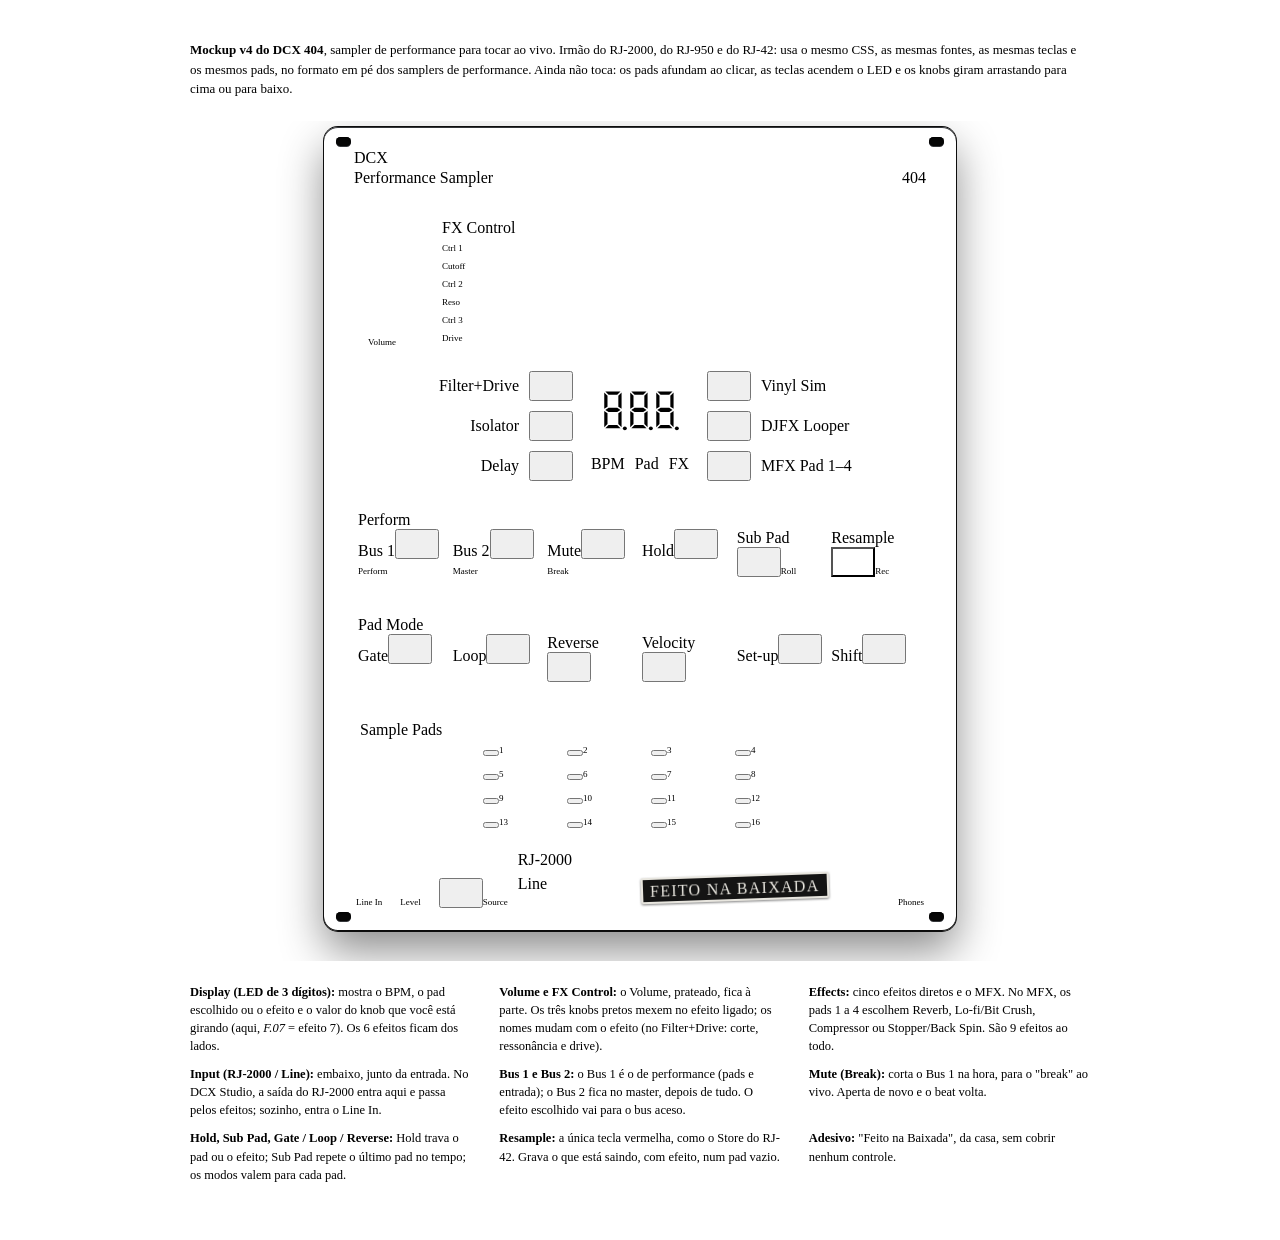
<file: dcx-404/mockup-v4.html>
<!DOCTYPE html>
<html lang="pt-BR">
<head>
<meta charset="UTF-8">
<meta name="viewport" content="width=device-width, initial-scale=1">
<title>DCX 404 (mockup v4)</title>
<!--
  Mockup v4 do DCX 404, sampler de performance da DCX Audio (GPL-3.0).
  Irmão do RJ-2000, do RJ-950 e do RJ-42: usa direto o CSS e as fontes deles
  (rj-2000/core/css/base.css, rj-2000/css/rj2000.css e rj-2000/core/fonts), com os
  repositórios lado a lado em ~/Documents/GitHub. Aqui só fica o que é do 404 (prefixo d4-).
  Componentes reaproveitados: .r9-maker/.r9-sub/.r9-model (marca), .r9-btn (teclas claras),
  .led.r9-led (LED vermelho), .r42-group/.r42-gt/.r42-bk/.r42-t (grupos e rótulos),
  .r42-win/.r42-seg (7 segmentos), .knob/.r9-knob-s/.r9-control (knobs), .pcol/.pad (pads do RJ-2000),
  .r9-jack (jacks), .r9-cap (serigrafia).
  Ganchos combinados com a sala Oficina:
    - cada controle tem data-ctrl="...";
    - knob: o ângulo vem da variável --a no elemento .knob (graus, -135 a 135);
      o traço interno (i) gira com transform: rotate(var(--a));
    - tamanho: --scale no :root (o .d4 usa zoom: var(--scale)); medidas internas na escala 1;
    - LED: classe .on;  pad tocado: classe .down (a mesma do RJ-2000);
    - display: drawSeg(elemento, "F.07").
-->
<link rel="stylesheet" href="https://dcxaudio.github.io/rj-2000/core/css/base.css">
<link rel="stylesheet" href="https://dcxaudio.github.io/rj-2000/css/rj2000.css">
<link rel="stylesheet" href="https://dcxaudio.github.io/rj-950/css/rj950.css">
<link rel="stylesheet" href="https://dcxaudio.github.io/rj-42/css/rj42.css">
<style>
  /* só o que é do 404 */
  :root { --scale: 1; /* tamanho do aparelho: 1 = 580 x ~940 px */ }
  body { display: flex; flex-direction: column; align-items: center; gap: 22px; padding: 32px 16px 48px; color: var(--page-ink); }
  .d4-note { font-size: 13px; max-width: 900px; width: 100%; line-height: 1.5; margin: 0; }
  .d4-note b { color: var(--ink); }
  .d4-scroll { width: 100%; max-width: 900px; overflow-x: auto; display: flex; justify-content: center; padding: 6px 0 30px; }

  /* gabinete em pé: a mesma face e a mesma sombra do rack, cantos arredondados */
  .d4 { zoom: var(--scale); width: 580px; flex: none; position: relative; color: var(--rack-ink);
    padding: 22px 26px 22px; border-radius: 14px; background: var(--rack-face);
    box-shadow: 0 1px 0 #34363a inset, 0 -1px 0 #0b0b0b inset, 0 0 0 1px #0d0d0d, 0 20px 44px rgba(0,0,0,.45); }
  /* furos de fixação: os das orelhas do rack */
  .d4-hole { position: absolute; width: 15px; height: 9px; border-radius: 5px; background: #060606; box-shadow: inset 0 1px 2px #000, 0 1px 0 #34363a; }
  .d4 .r9-cap { font-size: 9px; }

  .d4-top { display: flex; justify-content: space-between; align-items: flex-end; padding: 0 4px; }
  .d4-top .r9-brand { display: flex; flex-direction: column; gap: 2px; }

  /* knobs: Volume (prateado, como o Control do 950) à parte; Ctrl 1–3 pretos no grupo */
  .d4-knobs { display: flex; align-items: flex-end; gap: 18px; margin-top: 16px; }
  .d4 .knob i { transform: rotate(var(--a, 0deg)); }
  .d4-vol { display: flex; flex-direction: column; align-items: center; gap: 8px; padding: 0 4px 8px; }
  .d4-vol .r9-control { width: 56px; height: 56px; }
  .d4-vol .r9-control i { top: 7px; height: 14px; transform-origin: 50% 21px; }
  .d4-fx { flex: 1; justify-content: space-around; padding: 16px 10px 10px; }
  .d4-fx .kc { gap: 8px; }
  .d4 .r9-knob-s i { transform-origin: 50% 14px; }

  /* centro: display de 7 segmentos e os 6 efeitos em colunas retas */
  .d4-center { display: grid; grid-template-columns: 1fr auto 1fr; align-items: center; gap: 16px; margin-top: 16px; }
  .d4-col { display: flex; flex-direction: column; gap: 10px; }
  .d4-fxk { display: flex; align-items: center; justify-content: flex-end; gap: 10px; }
  .d4-col.r .d4-fxk { flex-direction: row-reverse; }
  .d4-fxk .r42-t { min-height: 0; gap: 6px; }
  .d4-screen { display: flex; flex-direction: column; align-items: center; gap: 8px; }
  .d4-screen .r42-win { padding: 10px 12px; }
  .d4-screen .r42-win svg { width: 26px; height: 44px; }
  .d4-leds { display: flex; gap: 10px; }

  /* teclas: as .r9-btn do rack, um pouco maiores para o toque (alvo de 28 px) */
  .d4 .r9-btn { width: 44px; height: 30px; }
  .d4 .r9-btn.red { background: linear-gradient(#e2463f, var(--key-red)); box-shadow: 0 2px 0 var(--key-red-edge), 0 4px 6px rgba(0,0,0,.5); }
  .d4 .r9-btn.red.down { box-shadow: 0 0 0 var(--key-red-edge), 0 1px 3px rgba(0,0,0,.5); }
  .d4-row { display: grid; grid-template-columns: repeat(6, 1fr); gap: 4px; width: 100%; }
  .d4-grp { margin-top: 16px; display: block; padding: 14px 8px 8px; }
  .d4-grp .r42-bk { gap: 5px; }
  .d4-grp .r42-t { min-height: 14px; }

  /* pads do RJ-2000, 4 x 4 */
  .d4-pads { margin-top: 16px; display: block; padding: 14px 10px 8px; }
  .d4-pads-grid { display: grid; grid-template-columns: repeat(4, 62px); justify-content: center; gap: 6px 22px; }
  .d4-pads-grid .pcol { gap: 4px; }
  .d4-pads-grid .cap { font-size: 9px; color: var(--ink-dim); }

  /* embaixo: entrada e fone */
  .d4-bottom { display: flex; align-items: flex-end; gap: 18px; margin-top: 14px; padding: 0 6px; }
  .d4-bottom .kc { gap: 6px; }
  .d4-src { display: flex; align-items: flex-end; gap: 10px; }
  .d4-src .d4-srcleds { display: flex; flex-direction: column; gap: 6px; padding-bottom: 16px; }
  .d4-sp { flex: 1; }

  /* adesivos próprios, pequenos e foscos */
  .d4-st { position: absolute; pointer-events: none; transform: rotate(var(--rot)); filter: drop-shadow(0 1px 1px rgba(0,0,0,.5)) saturate(.8); }
  .d4-st > div { position: relative; overflow: hidden; border: 2px solid #e9e6dd; }
  .d4-st svg { position: absolute; inset: 0; width: 100%; height: 100%; }
  .d4-bx { position: relative; --rot: -2deg; margin-bottom: 8px; }
  .d4-bx > div { padding: 3px 7px 1px; border-radius: 2px; background: #141414; color: #e9e6dd; white-space: nowrap; font: 400 14px/1 var(--lcd-font); letter-spacing: .08em; }

  .d4-legend { max-width: 900px; width: 100%; display: grid; grid-template-columns: repeat(auto-fit, minmax(260px, 1fr)); gap: 10px 28px; font-size: 12.5px; line-height: 1.45; }
  .d4-legend b { color: var(--ink); font-weight: 600; }
</style>
</head>
<body>
  <p class="d4-note"><b>Mockup v4 do DCX 404</b>, sampler de performance para tocar ao vivo. Irmão do RJ-2000, do RJ-950 e do RJ-42: usa o mesmo CSS, as mesmas fontes, as mesmas teclas e os mesmos pads, no formato em pé dos samplers de performance. Ainda não toca: os pads afundam ao clicar, as teclas acendem o LED e os knobs giram arrastando para cima ou para baixo.</p>

  <div class="d4-scroll">
  <section class="d4" aria-label="DCX 404 Performance Sampler">
    <i class="d4-hole" style="left:12px;top:10px"></i><i class="d4-hole" style="right:12px;top:10px"></i>
    <i class="d4-hole" style="left:12px;bottom:10px"></i><i class="d4-hole" style="right:12px;bottom:10px"></i>

    <!-- marca, como no rack -->
    <div class="d4-top">
      <div class="r9-brand"><span class="r9-maker">DCX</span><span class="r9-sub">Performance Sampler</span></div>
      <span class="r9-model">404</span>
    </div>

    <!-- knobs -->
    <div class="d4-knobs">
      <div class="d4-vol"><div class="knob r9-control" data-ctrl="volume" role="slider" tabindex="0" aria-label="Volume" style="--a:40deg"><i></i></div><span class="r9-cap">Volume</span></div>
      <div class="r42-group d4-fx"><span class="r42-gt">FX Control</span>
        <div class="kc"><div class="knob" data-ctrl="ctrl-1" role="slider" tabindex="0" aria-label="Ctrl 1" style="--a:-70deg"><i></i></div><span class="r9-cap">Ctrl 1<br><span class="r42-dim">Cutoff</span></span></div>
        <div class="kc"><div class="knob" data-ctrl="ctrl-2" role="slider" tabindex="0" aria-label="Ctrl 2" style="--a:10deg"><i></i></div><span class="r9-cap">Ctrl 2<br><span class="r42-dim">Reso</span></span></div>
        <div class="kc"><div class="knob" data-ctrl="ctrl-3" role="slider" tabindex="0" aria-label="Ctrl 3" style="--a:80deg"><i></i></div><span class="r9-cap">Ctrl 3<br><span class="r42-dim">Drive</span></span></div>
      </div>
    </div>

    <!-- display e efeitos -->
    <div class="d4-center" data-radio="fx">
      <div class="d4-col l">
        <div class="d4-fxk"><span class="r42-t">Filter+Drive<i class="led r9-led on"></i></span><button class="r9-btn down" data-ctrl="fx-filter" aria-label="Filter + Drive"></button></div>
        <div class="d4-fxk"><span class="r42-t">Isolator<i class="led r9-led"></i></span><button class="r9-btn" data-ctrl="fx-isolator" aria-label="Isolator"></button></div>
        <div class="d4-fxk"><span class="r42-t">Delay<i class="led r9-led"></i></span><button class="r9-btn" data-ctrl="fx-delay" aria-label="Delay"></button></div>
      </div>
      <div class="d4-screen">
        <div class="r42-win" data-seg="F.07" aria-label="Display"></div>
        <div class="d4-leds">
          <span class="r42-lr"><i class="led r9-led on" data-led="bpm"></i>BPM</span>
          <span class="r42-lr"><i class="led r9-led" data-led="pad"></i>Pad</span>
          <span class="r42-lr"><i class="led r9-led on" data-led="fx"></i>FX</span>
        </div>
      </div>
      <div class="d4-col r">
        <div class="d4-fxk"><span class="r42-t"><i class="led r9-led"></i>Vinyl Sim</span><button class="r9-btn" data-ctrl="fx-vinyl" aria-label="Vinyl Sim"></button></div>
        <div class="d4-fxk"><span class="r42-t"><i class="led r9-led"></i>DJFX Looper</span><button class="r9-btn" data-ctrl="fx-djfx" aria-label="DJFX Looper"></button></div>
        <div class="d4-fxk"><span class="r42-t"><i class="led r9-led"></i>MFX <span class="r42-dim">Pad 1–4</span></span><button class="r9-btn" data-ctrl="fx-mfx" aria-label="MFX"></button></div>
      </div>
    </div>

    <!-- performance -->
    <div class="r42-group d4-grp"><span class="r42-gt">Perform</span>
      <div class="d4-row">
        <div class="r42-bk"><span class="r42-t">Bus 1</span><i class="led r9-led on"></i><button class="r9-btn" data-ctrl="bus-1" aria-label="Bus 1"></button><span class="r9-cap r42-dim">Perform</span></div>
        <div class="r42-bk"><span class="r42-t">Bus 2</span><i class="led r9-led"></i><button class="r9-btn" data-ctrl="bus-2" aria-label="Bus 2"></button><span class="r9-cap r42-dim">Master</span></div>
        <div class="r42-bk"><span class="r42-t">Mute</span><i class="led r9-led"></i><button class="r9-btn" data-ctrl="mute" aria-label="Mute"></button><span class="r9-cap r42-dim">Break</span></div>
        <div class="r42-bk"><span class="r42-t">Hold</span><i class="led r9-led"></i><button class="r9-btn" data-ctrl="hold" aria-label="Hold"></button><span class="r9-cap r42-dim">&nbsp;</span></div>
        <div class="r42-bk"><span class="r42-t">Sub Pad</span><i class="led r9-led"></i><button class="r9-btn" data-ctrl="subpad" aria-label="Sub Pad"></button><span class="r9-cap r42-dim">Roll</span></div>
        <div class="r42-bk"><span class="r42-t">Resample</span><i class="led r9-led"></i><button class="r9-btn red" data-ctrl="resample" aria-label="Resample"></button><span class="r9-cap r42-dim">Rec</span></div>
      </div>
    </div>

    <div class="r42-group d4-grp"><span class="r42-gt">Pad Mode</span>
      <div class="d4-row">
        <div class="r42-bk"><span class="r42-t">Gate</span><i class="led r9-led on"></i><button class="r9-btn" data-ctrl="gate" aria-label="Gate"></button></div>
        <div class="r42-bk"><span class="r42-t">Loop</span><i class="led r9-led"></i><button class="r9-btn" data-ctrl="loop" aria-label="Loop"></button></div>
        <div class="r42-bk"><span class="r42-t">Reverse</span><i class="led r9-led"></i><button class="r9-btn" data-ctrl="reverse" aria-label="Reverse"></button></div>
        <div class="r42-bk"><span class="r42-t">Velocity</span><span class="led-slot" style="height:7px"></span><button class="r9-btn" data-ctrl="velocity" aria-label="Velocity"></button></div>
        <div class="r42-bk"><span class="r42-t">Set-up</span><span class="led-slot" style="height:7px"></span><button class="r9-btn" data-ctrl="setup" aria-label="Set-up"></button></div>
        <div class="r42-bk"><span class="r42-t">Shift</span><span class="led-slot" style="height:7px"></span><button class="r9-btn" data-ctrl="shift" aria-label="Shift"></button></div>
      </div>
    </div>

    <!-- 16 pads do RJ-2000 -->
    <div class="r42-group d4-pads"><span class="r42-gt">Sample Pads</span>
      <div class="d4-pads-grid" id="pads"></div>
    </div>

    <!-- entrada e fone -->
    <div class="d4-bottom">
      <div class="kc"><i class="r9-jack" data-jack="line-in"></i><span class="r9-cap">Line In</span></div>
      <div class="kc"><div class="knob r9-knob-s" data-ctrl="in-level" role="slider" tabindex="0" aria-label="Input Level" style="--a:20deg"><i></i></div><span class="r9-cap">Level</span></div>
      <div class="d4-src">
        <div class="r42-bk"><button class="r9-btn" data-ctrl="in-source" aria-label="Source"></button><span class="r9-cap">Source</span></div>
        <div class="d4-srcleds"><span class="r42-lr"><i class="led r9-led on" data-led="src-rj"></i>RJ-2000</span><span class="r42-lr"><i class="led r9-led" data-led="src-line"></i>Line</span></div>
      </div>
      <span class="d4-sp"></span>
      <div class="d4-st d4-bx"><div>FEITO NA BAIXADA</div></div>
      <span class="d4-sp"></span>
      <div class="kc"><i class="r9-jack" data-jack="phones"></i><span class="r9-cap">Phones</span></div>
    </div>

  </section>
  </div>

  <div class="d4-legend">
    <div><b>Display (LED de 3 dígitos):</b> mostra o BPM, o pad escolhido ou o efeito e o valor do knob que você está girando (aqui, <i>F.07</i> = efeito 7). Os 6 efeitos ficam dos lados.</div>
    <div><b>Volume e FX Control:</b> o Volume, prateado, fica à parte. Os três knobs pretos mexem no efeito ligado; os nomes mudam com o efeito (no Filter+Drive: corte, ressonância e drive).</div>
    <div><b>Effects:</b> cinco efeitos diretos e o MFX. No MFX, os pads 1 a 4 escolhem Reverb, Lo-fi/Bit Crush, Compressor ou Stopper/Back Spin. São 9 efeitos ao todo.</div>
    <div><b>Input (RJ-2000 / Line):</b> embaixo, junto da entrada. No DCX Studio, a saída do RJ-2000 entra aqui e passa pelos efeitos; sozinho, entra o Line In.</div>
    <div><b>Bus 1 e Bus 2:</b> o Bus 1 é o de performance (pads e entrada); o Bus 2 fica no master, depois de tudo. O efeito escolhido vai para o bus aceso.</div>
    <div><b>Mute (Break):</b> corta o Bus 1 na hora, para o "break" ao vivo. Aperta de novo e o beat volta.</div>
    <div><b>Hold, Sub Pad, Gate / Loop / Reverse:</b> Hold trava o pad ou o efeito; Sub Pad repete o último pad no tempo; os modos valem para cada pad.</div>
    <div><b>Resample:</b> a única tecla vermelha, como o Store do RJ-42. Grava o que está saindo, com efeito, num pad vazio.</div>
    <div><b>Adesivo:</b> "Feito na Baixada", da casa, sem cobrir nenhum controle.</div>
  </div>

<script>
  // ---------- display de 7 segmentos: o mesmo desenho e as mesmas classes do RJ-42 ----------
  const SEG = {
    a: "4,2 18,2 15,5 7,5", b: "19,3 19,18 16,16 16,6", c: "19,20 19,35 16,32 16,22", d: "4,36 18,36 15,33 7,33",
    e: "3,20 6,22 6,32 3,35", f: "3,3 6,6 6,16 3,18", g: "4,19 7,17 15,17 18,19 15,21 7,21",
  };
  const DIG = { "0": "abcdef", "1": "bc", "2": "abged", "3": "abgcd", "4": "fgbc", "5": "afgcd", "6": "afgedc", "7": "abc", "8": "abcdefg", "9": "abcfgd",
    "F": "aefg", "P": "abefg", "b": "cdefg", "d": "bcdeg", "E": "adefg", "r": "eg", "-": "g", " ": "" };
  function drawSeg(w, txt) {
    const chars = [];
    for (const ch of txt) { if (ch === "." && chars.length) chars[chars.length - 1].dp = true; else chars.push({ ch, dp: false }); }
    w.innerHTML = chars.map(({ ch, dp }) => {
      const on = DIG[ch] || "";
      const polys = Object.keys(SEG).map(k => `<polygon class="r42-seg${on.includes(k) ? " on" : ""}" points="${SEG[k]}"/>`).join("");
      return `<svg viewBox="0 0 24 40">${polys}<circle class="r42-seg${dp ? " on" : ""}" cx="22" cy="36" r="1.8"/></svg>`;
    }).join("");
  }
  const win = document.querySelector("[data-seg]");
  drawSeg(win, win.dataset.seg);

  // ---------- knobs: arrastar na vertical ----------
  document.querySelectorAll(".d4 .knob").forEach(k => {
    let y0 = 0, a0 = 0;
    k.addEventListener("pointerdown", e => { k.setPointerCapture(e.pointerId); y0 = e.clientY; a0 = parseFloat(getComputedStyle(k).getPropertyValue("--a")) || 0; });
    k.addEventListener("pointermove", e => {
      if (!k.hasPointerCapture(e.pointerId)) return;
      const a = Math.max(-135, Math.min(135, a0 + (y0 - e.clientY) * 1.6));
      k.style.setProperty("--a", a + "deg");
      drawSeg(win, String(Math.round((a + 135) / 270 * 127)).padStart(3, " "));
    });
  });

  // ---------- teclas ----------
  document.querySelectorAll(".d4 .r9-btn").forEach(b => {
    b.addEventListener("click", () => {
      const radio = b.closest("[data-radio]");
      if (radio) {
        const all = [...radio.querySelectorAll(".r9-btn")];
        radio.querySelectorAll(".d4-fxk").forEach(r => { r.querySelector(".r9-btn").classList.remove("down"); r.querySelector(".led").classList.remove("on"); });
        b.classList.add("down"); b.closest(".d4-fxk").querySelector(".led").classList.add("on");
        drawSeg(win, "F." + String(all.indexOf(b) + 1).padStart(2, "0"));
      } else if (b.dataset.ctrl === "in-source") {
        document.querySelectorAll('[data-led^="src"]').forEach(l => l.classList.toggle("on"));
      } else {
        const led = b.closest(".r42-bk").querySelector("i.led");
        if (led) led.classList.toggle("on");
      }
    });
  });

  // ---------- 16 pads: o mesmo .pcol/.pad do RJ-2000 ----------
  const padsEl = document.getElementById("pads");
  for (let i = 0; i < 16; i++) {
    const pc = document.createElement("div");
    pc.className = "pcol";
    pc.innerHTML = `<button class="pad" data-ctrl="pad-${i + 1}" aria-label="Pad ${i + 1}"></button><span class="cap">${i + 1}</span>`;
    const b = pc.firstElementChild;
    const hit = () => { b.classList.add("down"); drawSeg(win, "P." + String(i + 1).padStart(2, "0")); };
    const off = () => b.classList.remove("down");
    b.addEventListener("pointerdown", hit);
    b.addEventListener("pointerup", off);
    b.addEventListener("pointercancel", off);
    b.addEventListener("pointerleave", off);
    padsEl.appendChild(pc);
  }
</script>
</body>
</html>
</file>
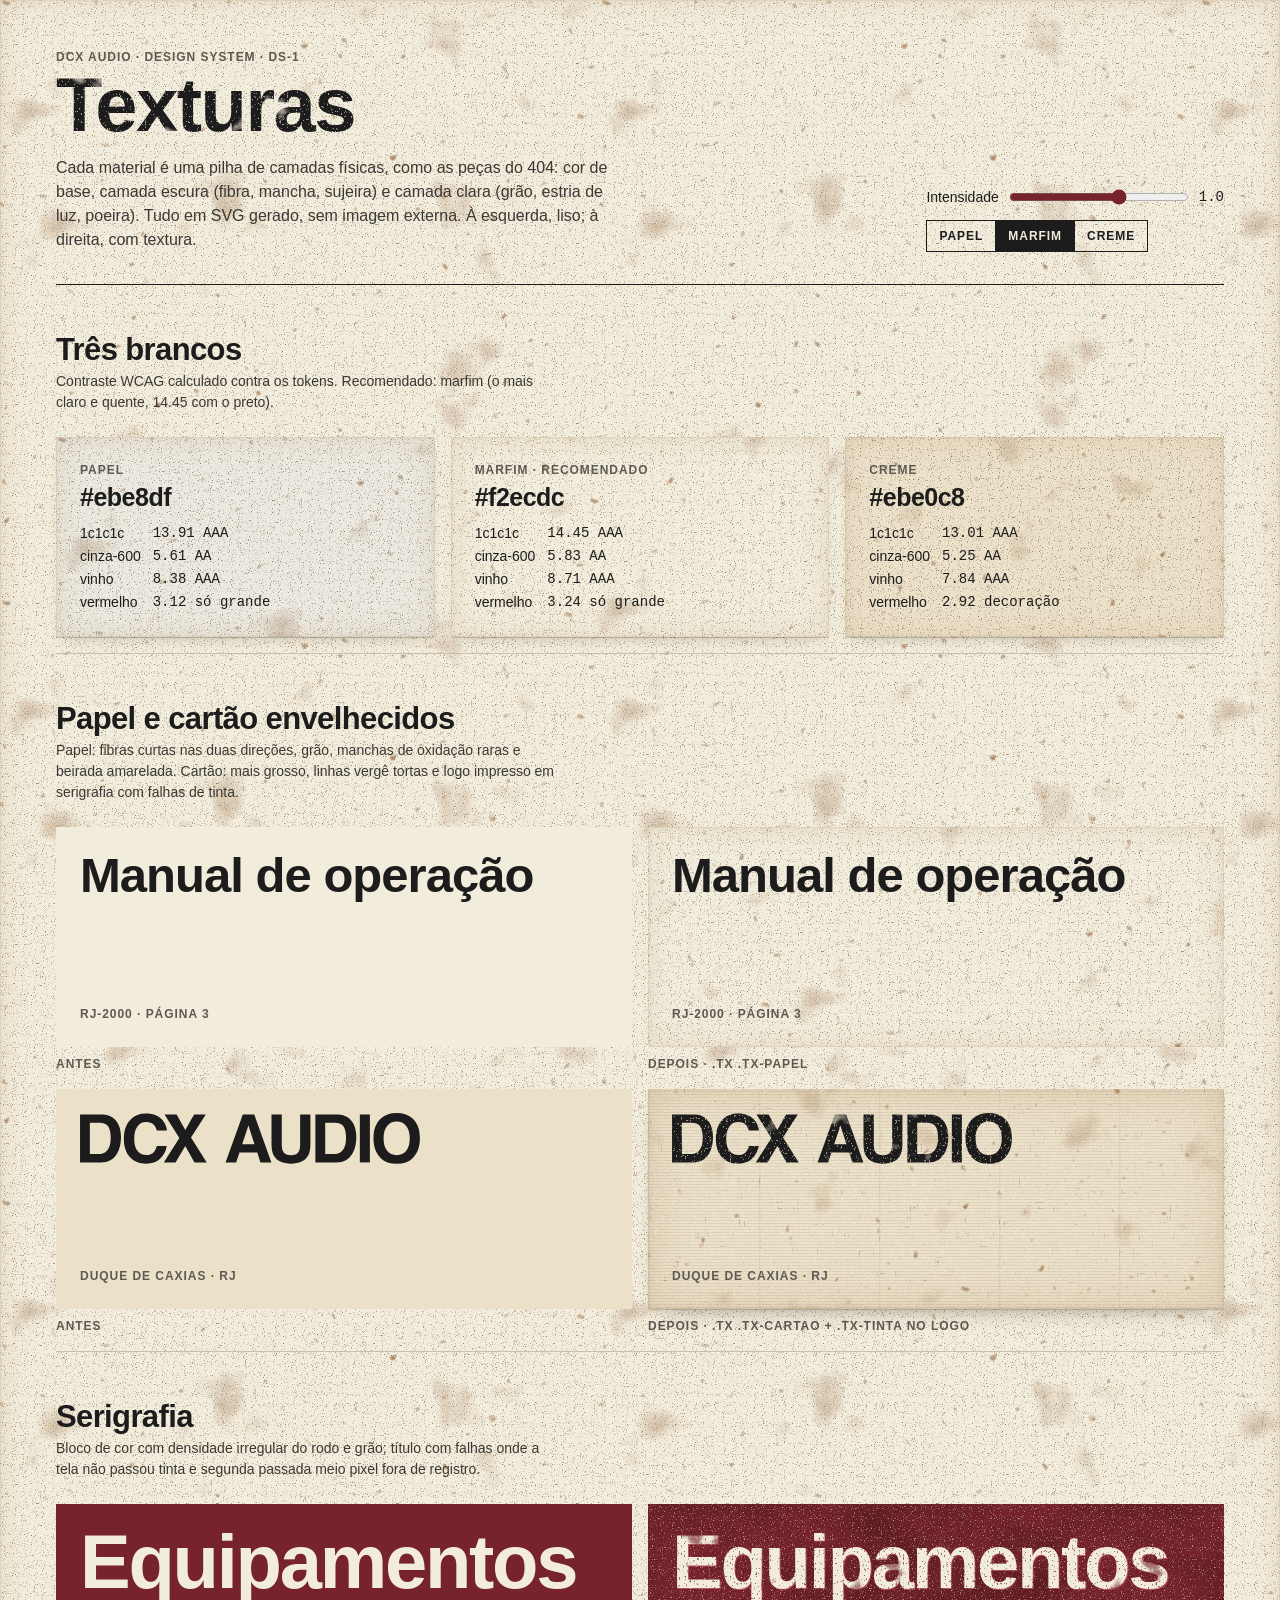
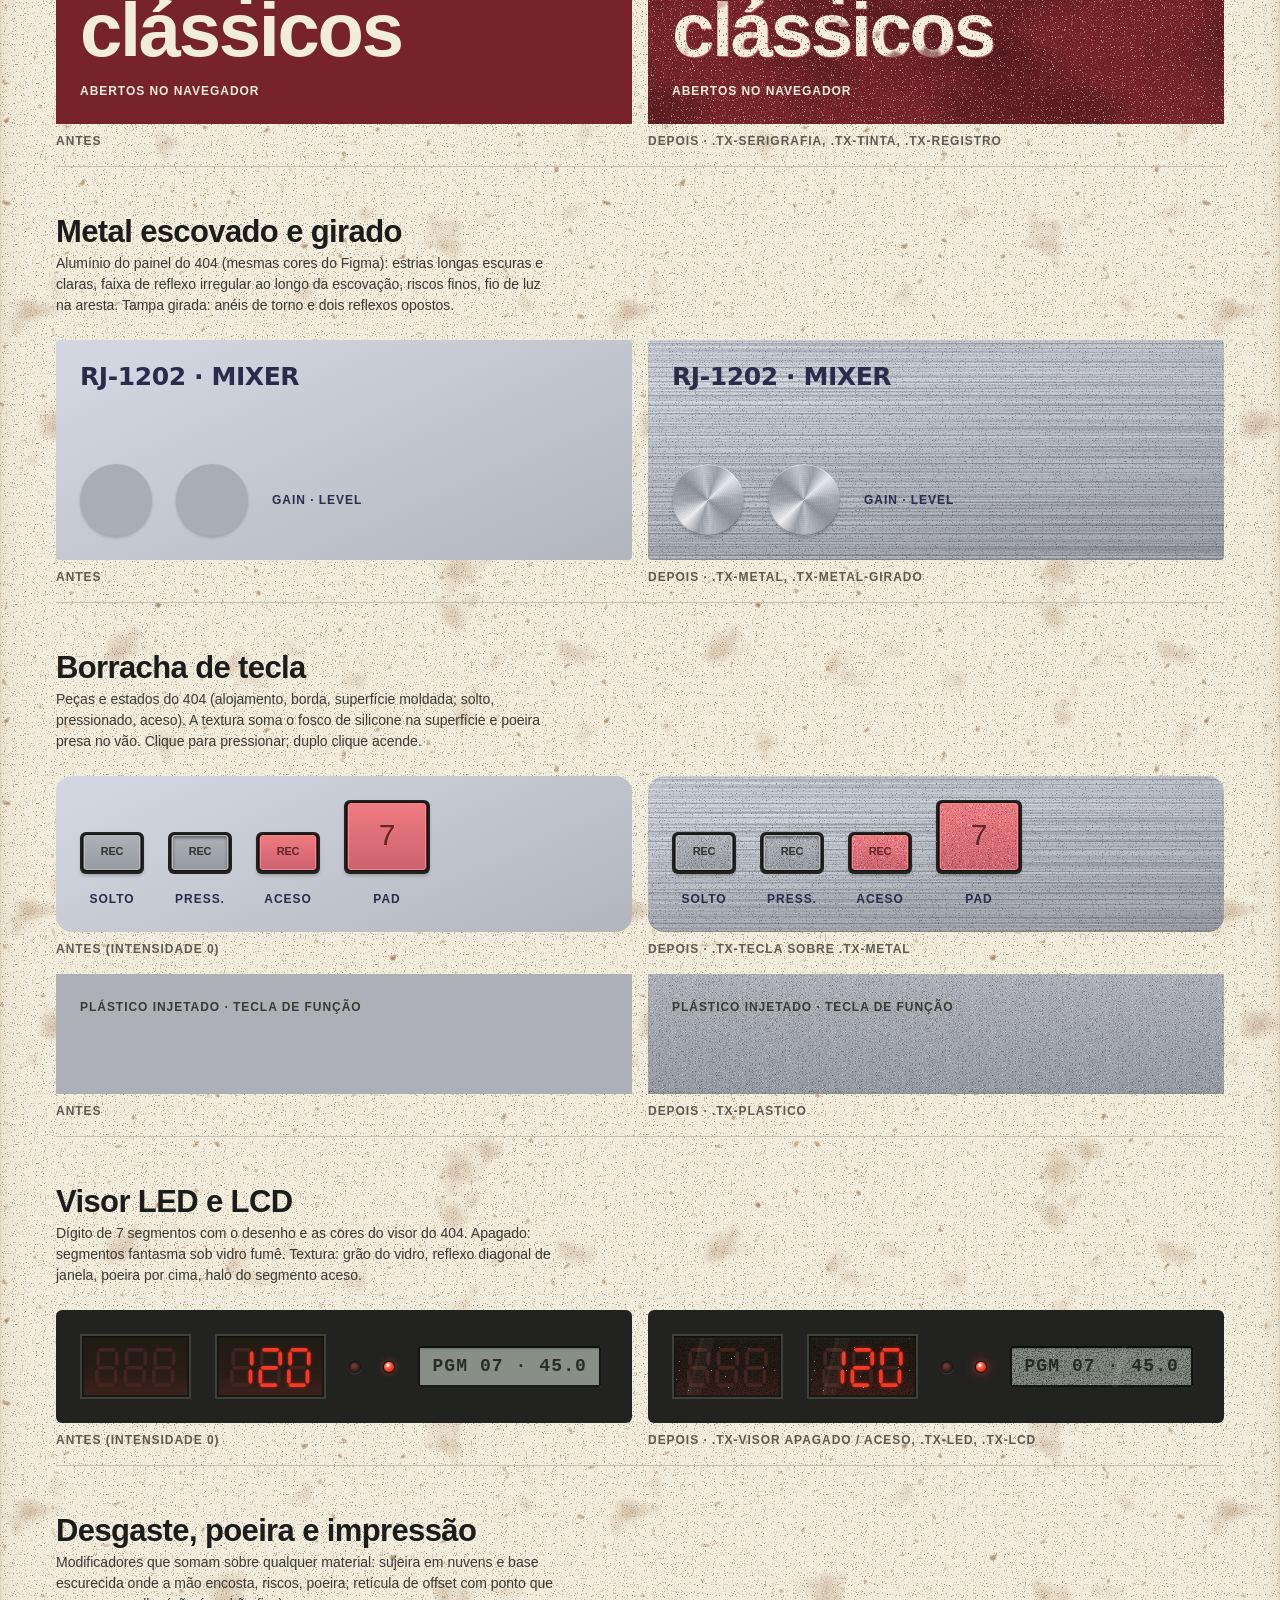
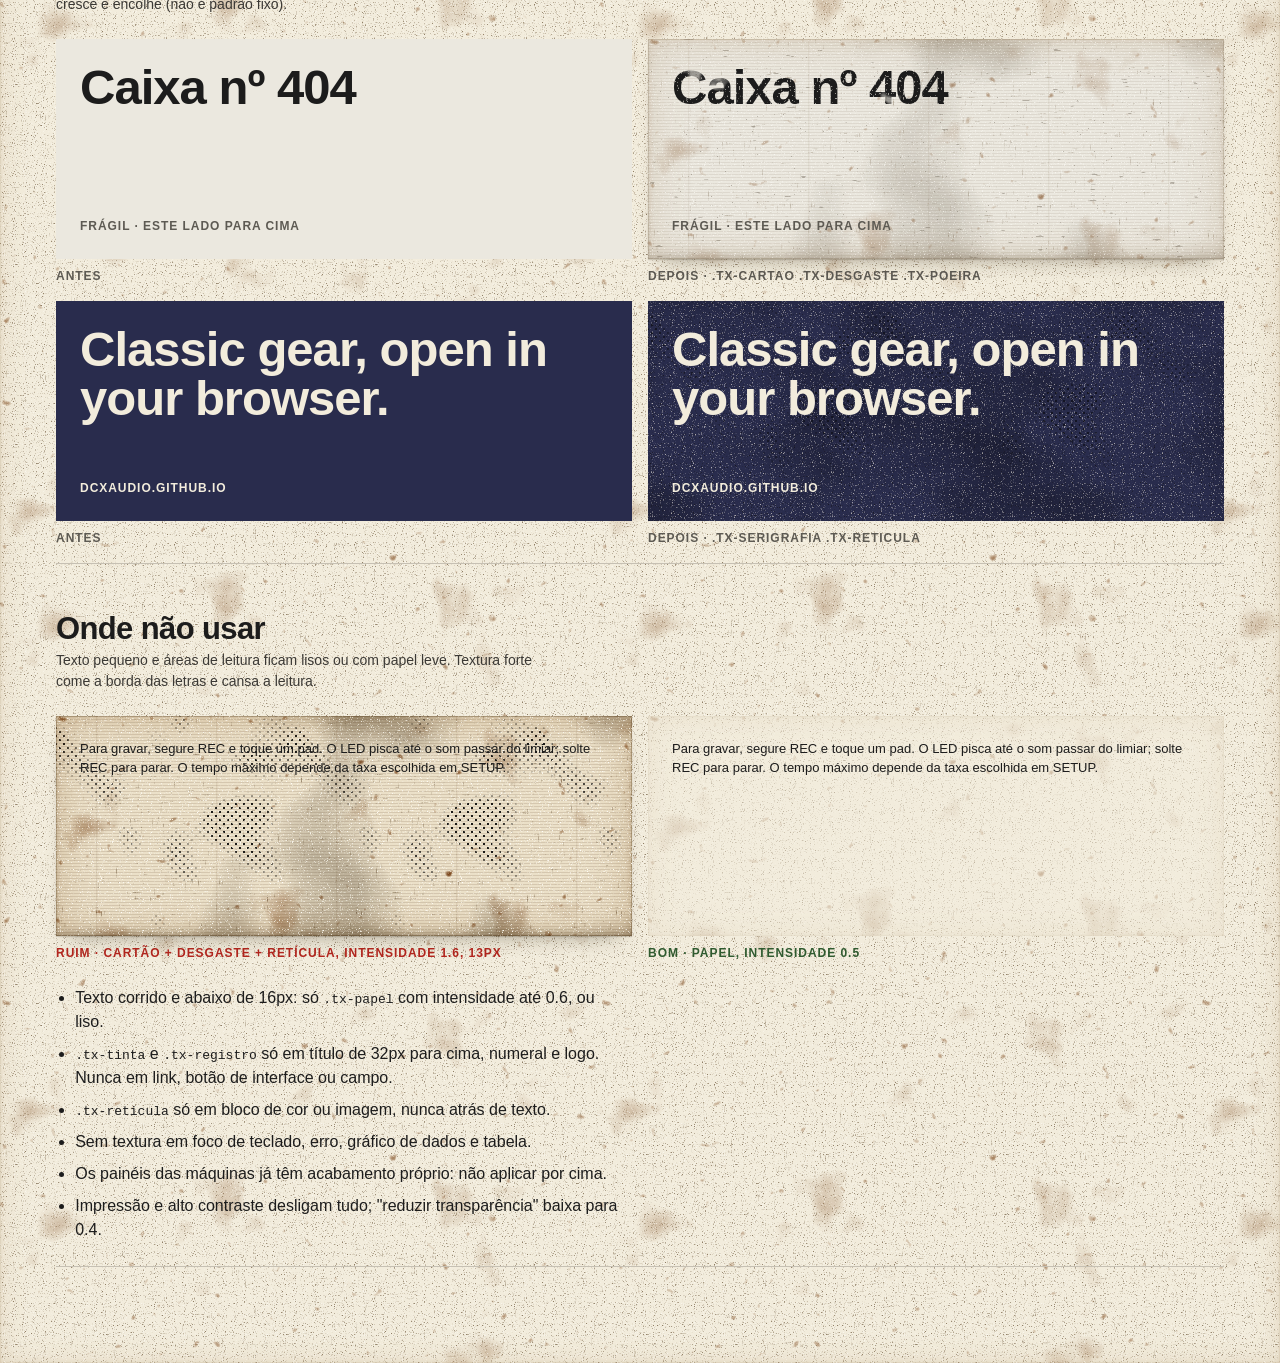
<file: design-system/textures-demo.html>
<!doctype html>
<html lang="pt-BR">
<head>
<meta charset="utf-8">
<meta name="viewport" content="width=device-width, initial-scale=1">
<title>DCX Audio · texturas</title>
<link rel="stylesheet" href="tokens.css">
<link rel="stylesheet" href="textures.css">
<style>
  *, *::before, *::after { box-sizing: border-box; }
  html { -webkit-text-size-adjust: 100%; }
  body { margin: 0; font-family: var(--dcx-fonte); color: var(--dcx-preto); background: var(--dcx-cinza-200); line-height: var(--dcx-entrelinha-texto); }
  .pg { min-height: 100vh; }
  .wrap { max-width: var(--dcx-largura); margin: 0 auto; padding: var(--dcx-e-7) var(--dcx-calha) var(--dcx-e-9); }
  header { display: grid; gap: var(--dcx-e-5); grid-template-columns: 1fr auto; align-items: end; padding-bottom: var(--dcx-e-6); border-bottom: var(--dcx-fio-forte); }
  h1 { margin: 0; font-size: clamp(39px, 7vw, var(--dcx-t-5xl)); line-height: var(--dcx-entrelinha-titulo); letter-spacing: var(--dcx-espaco-letra-titulo); font-weight: 700; }
  .rot { font-size: var(--dcx-t-xs); font-weight: 700; letter-spacing: var(--dcx-espaco-letra-rotulo); text-transform: uppercase; color: var(--dcx-cinza-600); }
  .lead { margin: var(--dcx-e-3) 0 0; max-width: var(--dcx-medida); color: var(--dcx-cinza-700); }
  .ctrl { display: grid; gap: var(--dcx-e-3); justify-items: start; }
  .ctrl label { display: flex; gap: var(--dcx-e-2); align-items: center; font-size: var(--dcx-t-sm); }
  .ctrl input[type=range] { width: 180px; accent-color: var(--dcx-vinho); }
  .seg { display: inline-flex; border: var(--dcx-fio-forte); }
  .seg button { font: 700 var(--dcx-t-xs)/1 var(--dcx-fonte); letter-spacing: var(--dcx-espaco-letra-rotulo); text-transform: uppercase; padding: 9px 12px; border: 0; background: transparent; color: var(--dcx-preto); cursor: pointer; }
  .seg button + button { border-left: var(--dcx-fio-forte); }
  .seg button[aria-pressed=true] { background: var(--dcx-preto); color: var(--dcx-branco); }
  .num { font-variant-numeric: tabular-nums; font-family: var(--dcx-fonte-mono); font-size: var(--dcx-t-sm); min-width: 3ch; }

  section { padding: var(--dcx-e-7) 0 var(--dcx-e-4); border-bottom: var(--dcx-fio); }
  h2 { margin: 0 0 var(--dcx-e-1); font-size: var(--dcx-t-xl); line-height: 1.1; letter-spacing: var(--dcx-espaco-letra-titulo); }
  .nota { margin: 0 0 var(--dcx-e-5); max-width: var(--dcx-medida); font-size: var(--dcx-t-sm); color: var(--dcx-cinza-700); }
  .par { display: grid; grid-template-columns: 1fr 1fr; gap: var(--dcx-e-4); }
  .par > figure { margin: 0; min-width: 0; }
  .par figcaption { margin-top: var(--dcx-e-2); }
  .amostra { min-height: 220px; padding: var(--dcx-e-5); display: flex; flex-direction: column; justify-content: space-between; gap: var(--dcx-e-4); }
  @media (max-width: 720px) { header { grid-template-columns: 1fr; } .par { grid-template-columns: 1fr; } }

  /* brancos */
  .brancos { display: grid; grid-template-columns: repeat(3, 1fr); gap: var(--dcx-e-4); }
  @media (max-width: 720px) { .brancos { grid-template-columns: 1fr; } }
  .branco { min-height: 200px; padding: var(--dcx-e-5); display: flex; flex-direction: column; justify-content: space-between; box-shadow: var(--dcx-sombra-folha); }
  .branco b { font-size: var(--dcx-t-lg); letter-spacing: var(--dcx-espaco-letra-titulo); }
  .branco code { font-family: var(--dcx-fonte-mono); font-size: var(--dcx-t-sm); }
  .branco dl { display: grid; grid-template-columns: auto 1fr; gap: 2px var(--dcx-e-3); margin: 0; font-size: var(--dcx-t-sm); }
  .branco dd { margin: 0; font-family: var(--dcx-fonte-mono); }

  /* amostras especificas */
  .papel-tit { font-size: var(--dcx-t-3xl); font-weight: 700; line-height: 1; letter-spacing: var(--dcx-espaco-letra-titulo); }
  .logo { width: min(100%, 340px); height: auto; display: block; filter: invert(.89); }
  .cartaz { background: var(--dcx-vinho); color: var(--dcx-branco); }
  .cartaz .grande { font-size: clamp(49px, 9vw, 76px); font-weight: 700; line-height: .9; letter-spacing: -.03em; }
  .placa { color: var(--dcx-marinho); border-radius: var(--dcx-r-3); }
  .placa .nome { font: 800 var(--dcx-t-lg)/1 var(--dcx-fonte-painel); letter-spacing: -.4px; }
  .placa .linha { display: flex; gap: var(--dcx-e-5); align-items: center; }
  .knob { width: 72px; height: 72px; flex: none; }
  .knob-liso { border-radius: 50%; background: #a9adb4; box-shadow: var(--dcx-sombra-alojamento); }
  .teclas { display: flex; flex-wrap: wrap; gap: var(--dcx-e-4) var(--dcx-e-5); align-items: flex-end; padding: var(--dcx-e-5); border-radius: var(--dcx-r-5); }
  .teclas figure { margin: 0; display: grid; gap: var(--dcx-e-2); justify-items: center; }
  .teclas .rot { color: var(--dcx-marinho); }
  .tecla-lisa .a, .tecla-lisa .s, .tecla-lisa .b { }
  .liso { --tex-intensity: 0; }
  .visores { display: flex; flex-wrap: wrap; gap: var(--dcx-e-5); align-items: center; padding: var(--dcx-e-5); background: var(--dcx-alojamento); border-radius: var(--dcx-r-4); }
  .visores .rot { color: var(--dcx-cinza-400); }
  .lcd { padding: 10px 14px; font: 700 18px/1.2 var(--dcx-fonte-mono); letter-spacing: .06em; border-radius: 2px; }
  .gasto { background: var(--dcx-branco-papel); }
  .ret { background: var(--dcx-marinho); color: var(--dcx-branco); }
  .ret .grande { font-size: var(--dcx-t-3xl); font-weight: 700; line-height: 1; letter-spacing: var(--dcx-espaco-letra-titulo); }

  .naousar .amostra p { margin: 0; font-size: 13px; line-height: 1.45; }
  .forte { --tex-intensity: 1.6; }
  .regras { margin: var(--dcx-e-5) 0 0; padding-left: 1.2em; max-width: var(--dcx-medida); }
  .regras li { margin-bottom: var(--dcx-e-2); }
  .bom { color: #2f5a2f; } .ruim { color: var(--dcx-vermelho-escuro); }
</style>
</head>
<body>
<div class="pg tx tx-papel" id="pg">
<div class="wrap">
  <header>
    <div>
      <div class="rot">DCX Audio · design system · DS-1</div>
      <h1 class="tx-tinta">Texturas</h1>
      <p class="lead">Cada material é uma pilha de camadas físicas, como as peças do 404: cor de base, camada escura (fibra, mancha, sujeira) e camada clara (grão, estria de luz, poeira). Tudo em SVG gerado, sem imagem externa. À esquerda, liso; à direita, com textura.</p>
    </div>
    <div class="ctrl">
      <label>Intensidade <input type="range" id="int" min="0" max="1.6" step="0.1" value="1"> <span class="num" id="intv">1.0</span></label>
      <div class="seg" role="group" aria-label="Branco">
        <button type="button" data-b="papel" aria-pressed="false">Papel</button>
        <button type="button" data-b="marfim" aria-pressed="true">Marfim</button>
        <button type="button" data-b="creme" aria-pressed="false">Creme</button>
      </div>
    </div>
  </header>

  <section>
    <h2>Três brancos</h2>
    <p class="nota">Contraste WCAG calculado contra os tokens. Recomendado: marfim (o mais claro e quente, 14.45 com o preto).</p>
    <div class="brancos">
      <div class="branco tx tx-papel" style="background-color:var(--dcx-branco-papel)"><div><div class="rot">papel</div><b>#ebe8df</b></div>
        <dl><dt>1c1c1c</dt><dd>13.91 AAA</dd><dt>cinza-600</dt><dd>5.61 AA</dd><dt>vinho</dt><dd>8.38 AAA</dd><dt>vermelho</dt><dd>3.12 só grande</dd></dl></div>
      <div class="branco tx tx-papel tx-v2" style="background-color:var(--dcx-branco-marfim)"><div><div class="rot">marfim · recomendado</div><b>#f2ecdc</b></div>
        <dl><dt>1c1c1c</dt><dd>14.45 AAA</dd><dt>cinza-600</dt><dd>5.83 AA</dd><dt>vinho</dt><dd>8.71 AAA</dd><dt>vermelho</dt><dd>3.24 só grande</dd></dl></div>
      <div class="branco tx tx-papel tx-v3" style="background-color:var(--dcx-branco-creme)"><div><div class="rot">creme</div><b>#ebe0c8</b></div>
        <dl><dt>1c1c1c</dt><dd>13.01 AAA</dd><dt>cinza-600</dt><dd>5.25 AA</dd><dt>vinho</dt><dd>7.84 AAA</dd><dt>vermelho</dt><dd>2.92 decoração</dd></dl></div>
    </div>
  </section>

  <section>
    <h2>Papel e cartão envelhecidos</h2>
    <p class="nota">Papel: fibras curtas nas duas direções, grão, manchas de oxidação raras e beirada amarelada. Cartão: mais grosso, linhas vergê tortas e logo impresso em serigrafia com falhas de tinta.</p>
    <div class="par">
      <figure><div class="amostra" style="background:var(--dcx-branco)"><div class="papel-tit">Manual de operação</div><div class="rot">RJ-2000 · página 3</div></div><figcaption class="rot">antes</figcaption></figure>
      <figure><div class="amostra tx tx-papel tx-v2"><div class="papel-tit">Manual de operação</div><div class="rot">RJ-2000 · página 3</div></div><figcaption class="rot">depois · .tx .tx-papel</figcaption></figure>
      <figure><div class="amostra" style="background:var(--dcx-branco-creme)"><img class="logo" src="../Images/logos/dcx-audio.svg" alt="DCX Audio"><div class="rot">Duque de Caxias · RJ</div></div><figcaption class="rot">antes</figcaption></figure>
      <figure><div class="amostra tx tx-cartao tx-v3"><img class="logo tx-tinta" src="../Images/logos/dcx-audio.svg" alt="DCX Audio"><div class="rot">Duque de Caxias · RJ</div></div><figcaption class="rot">depois · .tx .tx-cartao + .tx-tinta no logo</figcaption></figure>
    </div>
  </section>

  <section>
    <h2>Serigrafia</h2>
    <p class="nota">Bloco de cor com densidade irregular do rodo e grão; título com falhas onde a tela não passou tinta e segunda passada meio pixel fora de registro.</p>
    <div class="par">
      <figure><div class="amostra cartaz"><div class="grande">Equipamentos clássicos</div><div class="rot" style="color:inherit">abertos no navegador</div></div><figcaption class="rot">antes</figcaption></figure>
      <figure><div class="amostra cartaz tx tx-serigrafia"><div class="grande tx-tinta tx-registro" style="--tx-registro-cor:rgb(239 123 128 / .5)">Equipamentos clássicos</div><div class="rot" style="color:inherit">abertos no navegador</div></div><figcaption class="rot">depois · .tx-serigrafia, .tx-tinta, .tx-registro</figcaption></figure>
    </div>
  </section>

  <section>
    <h2>Metal escovado e girado</h2>
    <p class="nota">Alumínio do painel do 404 (mesmas cores do Figma): estrias longas escuras e claras, faixa de reflexo irregular ao longo da escovação, riscos finos, fio de luz na aresta. Tampa girada: anéis de torno e dois reflexos opostos.</p>
    <div class="par">
      <figure><div class="amostra placa" style="background:linear-gradient(155.9deg,var(--dcx-aluminio-1) 9%,var(--dcx-aluminio-2) 113%)"><div class="nome">RJ-1202 · MIXER</div><div class="linha"><div class="knob knob-liso"></div><div class="knob knob-liso"></div><span class="rot" style="color:inherit">GAIN · LEVEL</span></div></div><figcaption class="rot">antes</figcaption></figure>
      <figure><div class="amostra placa tx tx-metal"><div class="nome">RJ-1202 · MIXER</div><div class="linha"><div class="knob tx tx-metal-girado"></div><div class="knob tx tx-metal-girado tx-v2"></div><span class="rot" style="color:inherit">GAIN · LEVEL</span></div></div><figcaption class="rot">depois · .tx-metal, .tx-metal-girado</figcaption></figure>
    </div>
  </section>

  <section>
    <h2>Borracha de tecla</h2>
    <p class="nota">Peças e estados do 404 (alojamento, borda, superfície moldada; solto, pressionado, aceso). A textura soma o fosco de silicone na superfície e poeira presa no vão. Clique para pressionar; duplo clique acende.</p>
    <div class="par">
      <figure><div class="teclas liso" style="background:linear-gradient(155.9deg,var(--dcx-aluminio-1) 9%,var(--dcx-aluminio-2) 113%)">
        <figure><button class="tx-tecla" type="button" style="--w:64px;--h:42px"><i class="a"></i><i class="b"></i><i class="s"></i><span>REC</span></button><figcaption class="rot">solto</figcaption></figure>
        <figure><button class="tx-tecla down" type="button" style="--w:64px;--h:42px"><i class="a"></i><i class="b"></i><i class="s"></i><span>REC</span></button><figcaption class="rot">press.</figcaption></figure>
        <figure><button class="tx-tecla lit" type="button" style="--w:64px;--h:42px"><i class="a"></i><i class="b"></i><i class="s"></i><span>REC</span></button><figcaption class="rot">aceso</figcaption></figure>
        <figure><button class="tx-tecla lit" type="button" style="--w:86px;--h:74px;font:400 30px/.98 var(--dcx-fonte-painel-num)"><i class="a"></i><i class="b"></i><i class="s"></i><span>7</span></button><figcaption class="rot">pad</figcaption></figure>
      </div><figcaption class="rot">antes (intensidade 0)</figcaption></figure>
      <figure><div class="teclas tx tx-metal">
        <figure><button class="tx-tecla" type="button" style="--w:64px;--h:42px"><i class="a"></i><i class="b"></i><i class="s"></i><span>REC</span></button><figcaption class="rot">solto</figcaption></figure>
        <figure><button class="tx-tecla down tx-v2" type="button" style="--w:64px;--h:42px"><i class="a"></i><i class="b"></i><i class="s"></i><span>REC</span></button><figcaption class="rot">press.</figcaption></figure>
        <figure><button class="tx-tecla lit tx-v3" type="button" style="--w:64px;--h:42px"><i class="a"></i><i class="b"></i><i class="s"></i><span>REC</span></button><figcaption class="rot">aceso</figcaption></figure>
        <figure><button class="tx-tecla lit" type="button" style="--w:86px;--h:74px;font:400 30px/.98 var(--dcx-fonte-painel-num)"><i class="a"></i><i class="b"></i><i class="s"></i><span>7</span></button><figcaption class="rot">pad</figcaption></figure>
      </div><figcaption class="rot">depois · .tx-tecla sobre .tx-metal</figcaption></figure>
    </div>
    <div class="par" style="margin-top:var(--dcx-e-4)">
      <figure><div class="amostra" style="min-height:120px;background:var(--dcx-elastomero-1)"><span class="rot" style="color:var(--dcx-cinza-700)">plástico injetado · tecla de função</span></div><figcaption class="rot">antes</figcaption></figure>
      <figure><div class="amostra tx tx-plastico" style="min-height:120px"><span class="rot" style="color:var(--dcx-cinza-700)">plástico injetado · tecla de função</span></div><figcaption class="rot">depois · .tx-plastico</figcaption></figure>
    </div>
  </section>

  <section>
    <h2>Visor LED e LCD</h2>
    <p class="nota">Dígito de 7 segmentos com o desenho e as cores do visor do 404. Apagado: segmentos fantasma sob vidro fumê. Textura: grão do vidro, reflexo diagonal de janela, poeira por cima, halo do segmento aceso.</p>
    <div class="par">
      <figure><div class="visores liso">
        <div class="tx-visor"><div class="vidro" data-num="   "></div></div>
        <div class="tx-visor"><div class="vidro" data-num="120"></div></div>
        <span class="tx-led"></span><span class="tx-led on"></span>
        <div class="tx-lcd lcd">PGM 07 · 45.0</div>
      </div><figcaption class="rot">antes (intensidade 0)</figcaption></figure>
      <figure><div class="visores">
        <div class="tx-visor"><div class="vidro" data-num="   "></div></div>
        <div class="tx-visor"><div class="vidro" data-num="120"></div></div>
        <span class="tx-led"></span><span class="tx-led on"></span>
        <div class="tx-lcd lcd">PGM 07 · 45.0</div>
      </div><figcaption class="rot">depois · .tx-visor apagado / aceso, .tx-led, .tx-lcd</figcaption></figure>
    </div>
  </section>

  <section>
    <h2>Desgaste, poeira e impressão</h2>
    <p class="nota">Modificadores que somam sobre qualquer material: sujeira em nuvens e base escurecida onde a mão encosta, riscos, poeira; retícula de offset com ponto que cresce e encolhe (não é padrão fixo).</p>
    <div class="par">
      <figure><div class="amostra gasto"><div class="papel-tit">Caixa nº 404</div><div class="rot">frágil · este lado para cima</div></div><figcaption class="rot">antes</figcaption></figure>
      <figure><div class="amostra tx tx-cartao tx-desgaste tx-poeira gasto"><div class="papel-tit tx-tinta">Caixa nº 404</div><div class="rot">frágil · este lado para cima</div></div><figcaption class="rot">depois · .tx-cartao .tx-desgaste .tx-poeira</figcaption></figure>
      <figure><div class="amostra ret"><div class="grande">Classic gear, open in your browser.</div><div class="rot" style="color:inherit">dcxaudio.github.io</div></div><figcaption class="rot">antes</figcaption></figure>
      <figure><div class="amostra ret tx tx-serigrafia tx-reticula"><div class="grande">Classic gear, open in your browser.</div><div class="rot" style="color:inherit">dcxaudio.github.io</div></div><figcaption class="rot">depois · .tx-serigrafia .tx-reticula</figcaption></figure>
    </div>
  </section>

  <section class="naousar">
    <h2>Onde não usar</h2>
    <p class="nota">Texto pequeno e áreas de leitura ficam lisos ou com papel leve. Textura forte come a borda das letras e cansa a leitura.</p>
    <div class="par">
      <figure><div class="amostra tx tx-cartao tx-desgaste tx-reticula forte"><p>Para gravar, segure REC e toque um pad. O LED pisca até o som passar do limiar; solte REC para parar. O tempo máximo depende da taxa escolhida em SETUP.</p></div><figcaption class="rot ruim">ruim · cartão + desgaste + retícula, intensidade 1.6, 13px</figcaption></figure>
      <figure><div class="amostra tx tx-papel" style="--tex-intensity:.5"><p>Para gravar, segure REC e toque um pad. O LED pisca até o som passar do limiar; solte REC para parar. O tempo máximo depende da taxa escolhida em SETUP.</p></div><figcaption class="rot bom">bom · papel, intensidade 0.5</figcaption></figure>
    </div>
    <ul class="regras">
      <li>Texto corrido e abaixo de 16px: só <code>.tx-papel</code> com intensidade até 0.6, ou liso.</li>
      <li><code>.tx-tinta</code> e <code>.tx-registro</code> só em título de 32px para cima, numeral e logo. Nunca em link, botão de interface ou campo.</li>
      <li><code>.tx-reticula</code> só em bloco de cor ou imagem, nunca atrás de texto.</li>
      <li>Sem textura em foco de teclado, erro, gráfico de dados e tabela.</li>
      <li>Os painéis das máquinas já têm acabamento próprio: não aplicar por cima.</li>
      <li>Impressão e alto contraste desligam tudo; "reduzir transparência" baixa para 0.4.</li>
    </ul>
  </section>
</div>
</div>
<script>
  // desenho do digito do visor do 404 (assets/svg/visor-digito-off.svg): a, b, c, d, e, f, g
  var SEG = {
    a: 'M8 0H31L34 3L31 6H8L5 3L8 0Z', b: 'M35 5L38 8V26L35 29L32 26V8L35 5Z', c: 'M33 34L36 37V55L33 58L30 55V37L33 34Z',
    d: 'M5 57H28L31 60L28 63H5L2 60L5 57Z', e: 'M3 34L6 37V55L3 58L0 55V37L3 34Z', f: 'M5 5L8 8V26L5 29L2 26V8L5 5Z', g: 'M6 29H29L32 32L29 35H6L3 32L6 29Z'
  };
  var DIG = { '0': 'abcdef', '1': 'bc', '2': 'abdeg', '3': 'abcdg', '4': 'bcfg', '5': 'acdfg', '6': 'acdefg', '7': 'abc', '8': 'abcdefg', '9': 'abcdfg', ' ': '' };
  document.querySelectorAll('.tx-visor .vidro').forEach(function (v) {
    var s = v.getAttribute('data-num'), w = 39 * 0.62, h = 63 * 0.62, gap = 7 * 0.62;
    var html = '<svg width="' + (s.length * w + (s.length - 1) * gap) + '" height="' + h + '" viewBox="0 0 ' + (s.length * 46 - 7) + ' 63" aria-hidden="true">';
    for (var i = 0; i < s.length; i++) {
      html += '<g transform="translate(' + (i * 46) + ' 0)">';
      for (var k in SEG) html += '<path class="sg' + (DIG[s[i]].indexOf(k) >= 0 ? ' on' : '') + '" d="' + SEG[k] + '"/>';
      html += '</g>';
    }
    v.innerHTML = html + '</svg>';
    v.setAttribute('role', 'img'); v.setAttribute('aria-label', s.trim() ? 'visor ' + s.trim() : 'visor apagado');
  });
  var r = document.documentElement, inp = document.getElementById('int'), out = document.getElementById('intv');
  inp.addEventListener('input', function () { r.style.setProperty('--tex-intensity', inp.value); out.textContent = Number(inp.value).toFixed(1); });
  document.querySelectorAll('[data-b]').forEach(function (b) {
    b.addEventListener('click', function () {
      r.style.setProperty('--dcx-branco', 'var(--dcx-branco-' + b.dataset.b + ')');
      document.querySelectorAll('[data-b]').forEach(function (o) { o.setAttribute('aria-pressed', o === b); });
    });
  });
  document.querySelectorAll('.tx-tecla').forEach(function (t) {
    t.addEventListener('pointerdown', function () { t.classList.add('down'); });
    ['pointerup', 'pointerleave', 'pointercancel'].forEach(function (e) { t.addEventListener(e, function () { if (!t.dataset.fixo) t.classList.remove('down'); }); });
    t.addEventListener('dblclick', function () { t.classList.toggle('lit'); });
  });
  document.querySelectorAll('.tx-tecla.down').forEach(function (t) { t.dataset.fixo = '1'; });
</script>
</body>
</html>
</file>
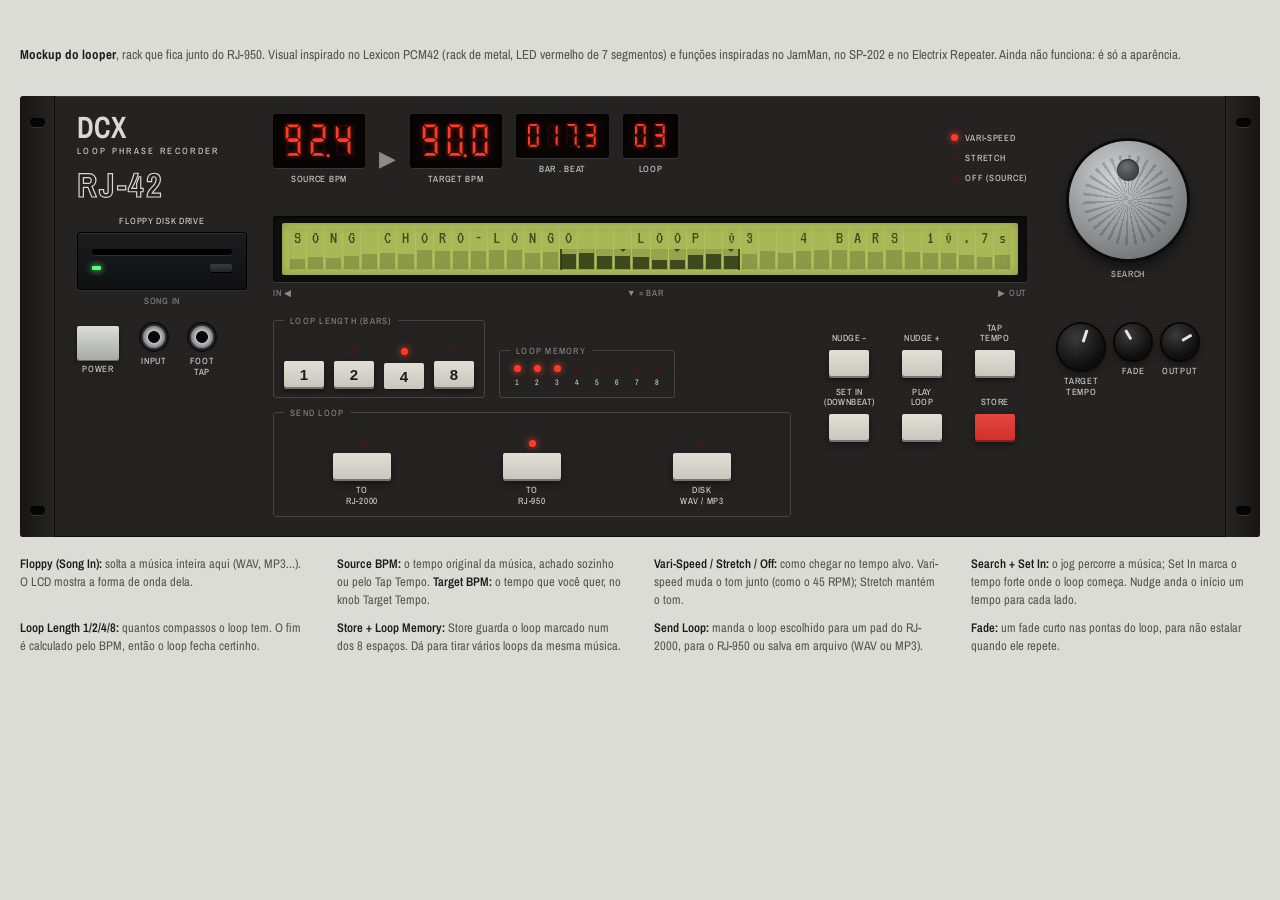
<file: rj-42/looper.html>
<!DOCTYPE html>
<html lang="pt-BR">
<head>
<meta charset="UTF-8">
<meta name="viewport" content="width=device-width, initial-scale=1">
<title>RJ-42 Looper (mockup)</title>
<link href="https://fonts.googleapis.com/css2?family=Archivo+Narrow:wght@400;500;600;700&family=VT323&display=swap" rel="stylesheet">
<style>
  :root {
    --page: #2a2a29; --page-ink: #9a9a94;
    --face: #232221; --ear: #1c1b1a; --ink: #dcd9d2; --ink-dim: #8e8b85;
    --btn: #c9c6be; --btn-edge: #77746d;
    --red: #d3302a; --red-edge: #8f1d19;
    --led-off: #3a1c1a; --led-on: #ff3b26;
    --seg-on: #ff3b26; --seg-off: rgba(255, 59, 38, .08);
    --lcd-glass: #b3c25c; --lcd-ink: rgba(38, 48, 15, .78);
    --rule: #4b8ad0;
    --font: "Archivo Narrow", "Helvetica Neue", Arial, sans-serif;
  }
  * { box-sizing: border-box; }
  body { margin: 0; background: var(--page); color: var(--ink); font-family: var(--font); min-height: 100vh;
    display: flex; flex-direction: column; align-items: center; gap: 18px; padding: 32px 16px; }
  .note { color: var(--page-ink); font-size: 13px; max-width: 1240px; width: 100%; line-height: 1.5; }
  .note b { color: #d9d9d3; }
  .scroll { width: 100%; max-width: 1240px; overflow-x: auto; }

  /* rack */
  .rack { display: grid; grid-template-columns: 34px minmax(0, 1fr) 34px; min-width: 1180px;
    background: var(--face); border-radius: 4px;
    box-shadow: 0 1px 0 #3a3836 inset, 0 -1px 0 #0b0b0b inset, 0 20px 44px rgba(0,0,0,.45); }
  .ear { background: linear-gradient(90deg, #171615, var(--ear) 40%, #262523);
    display: flex; flex-direction: column; justify-content: space-between; align-items: center; padding: 22px 0; border-radius: 4px 0 0 4px; }
  .ear:last-child { border-radius: 0 4px 4px 0; background: linear-gradient(270deg, #171615, var(--ear) 40%, #262523); }
  .ear i { width: 15px; height: 9px; border-radius: 5px; background: #060606; box-shadow: inset 0 1px 2px #000, 0 1px 0 #34363a; }
  .face { display: grid; column-gap: 26px; row-gap: 14px; padding: 18px 22px 20px;
    grid-template-columns: 170px minmax(0, 1fr) 210px 150px;
    grid-template-areas:
      "brand  leds   leds   search"
      "drive  lcd    lcd    search"
      "pow    bars   trans  tempo"
      "pow    send   trans  tempo";
    border-left: 1px solid #0d0d0d; border-right: 1px solid #0d0d0d;
    /* faixa fina escovada, como o PCM42 */
    background: repeating-linear-gradient(0deg, rgba(255,255,255,.012) 0 1px, transparent 1px 3px); }

  .cap { font-size: 9px; text-transform: uppercase; letter-spacing: .08em; color: var(--ink); text-align: center; line-height: 1.15; }
  .cap.dim { color: var(--ink-dim); }
  .kc { display: flex; flex-direction: column; align-items: center; gap: 6px; }
  .group { border: 1px solid #47443f; border-radius: 3px; padding: 14px 10px 10px; position: relative; }
  .group > .gt { position: absolute; top: -6px; left: 10px; padding: 0 6px; background: var(--face);
    font-size: 9px; letter-spacing: .14em; text-transform: uppercase; color: var(--ink-dim); }

  /* marca */
  .brand { grid-area: brand; display: flex; flex-direction: column; gap: 3px; }
  .maker { font-weight: 700; font-size: 28px; line-height: 1; transform: scaleY(1.1); transform-origin: left bottom; }
  .sub { font-size: 9px; letter-spacing: .26em; text-transform: uppercase; }
  .model { font-weight: 700; font-size: 34px; line-height: 1; letter-spacing: .06em; color: transparent; -webkit-text-stroke: 1.2px var(--ink); margin-top: 8px; }

  /* disquete (de onde vem a musica) */
  .drive-wrap { grid-area: drive; display: flex; flex-direction: column; gap: 6px; align-self: center; }
  .drive { display: flex; flex-direction: column; justify-content: center; gap: 9px; height: 58px; padding: 0 14px;
    background: linear-gradient(#1b1c1d, #0f1011); border: 1px solid #000; border-radius: 3px; box-shadow: inset 0 1px 0 #303234, 0 1px 0 #2f3133; }
  .slot { height: 6px; border-radius: 3px; background: #020202; box-shadow: inset 0 1px 2px #000, 0 1px 0 #2d2e2f; }
  .drive-row { display: flex; justify-content: space-between; align-items: center; }
  .busy { width: 9px; height: 4px; border-radius: 1px; background: #59ff76; box-shadow: 0 0 6px 1px rgba(89,255,118,.7); }
  .eject { width: 22px; height: 8px; border-radius: 2px; background: linear-gradient(#3a3b3d, #232425); box-shadow: 0 1px 0 #000; }

  /* displays de LED vermelho, 7 segmentos */
  .leds { grid-area: leds; display: flex; gap: 14px; align-items: stretch; }
  .readout { display: flex; flex-direction: column; gap: 6px; align-items: center; }
  .window { background: #0a0505; border-radius: 3px; padding: 8px 10px; display: flex; gap: 3px; align-items: flex-end;
    box-shadow: inset 0 2px 6px #000, 0 1px 0 #3a3836; }
  .window svg { width: 22px; height: 38px; display: block; }
  .window.small svg { width: 16px; height: 28px; }
  .seg { fill: var(--seg-off); }
  .seg.on { fill: var(--seg-on); filter: drop-shadow(0 0 3px rgba(255, 59, 38, .6)); }
  .arrow { align-self: center; color: var(--ink-dim); font-size: 22px; }
  .mode-sw { display: flex; flex-direction: column; justify-content: center; gap: 8px; margin-left: auto; }
  .lr { display: flex; align-items: center; gap: 7px; font-size: 9px; text-transform: uppercase; letter-spacing: .08em; }
  .led { width: 7px; height: 7px; border-radius: 50%; background: var(--led-off); flex: none; }
  .led.on { background: var(--led-on); box-shadow: 0 0 6px 1px rgba(255, 59, 38, .7); }

  /* LCD 2 x 40 com a forma de onda */
  .lcd-wrap { grid-area: lcd; }
  .bezel { background: #0d0d0d; border-radius: 3px; padding: 7px 9px; box-shadow: inset 0 1px 3px #000, 0 1px 0 #3a3836; }
  .lcd { background: var(--lcd-glass); border-radius: 2px; padding: 5px 7px; font-family: "VT323", monospace; font-size: 18px; color: var(--lcd-ink);
    box-shadow: inset 0 0 12px rgba(0,0,0,.25); }
  .row { display: grid; grid-template-columns: repeat(40, minmax(0, 1fr)); height: 21px; gap: 1px; }
  .row span { background: rgba(38, 48, 15, .065); display: flex; align-items: center; justify-content: center; position: relative; line-height: 1; }
  .row span.w::after { content: ""; position: absolute; left: 1px; right: 1px; bottom: 1px; background: currentColor; height: var(--h); }
  .row span.out::after { opacity: .28; }
  .row span.in { background: rgba(38, 48, 15, .2); }
  .row span.mk-l { box-shadow: inset 2px 0 0 currentColor; }
  .row span.mk-r { box-shadow: inset -2px 0 0 currentColor; }
  .row span.bar::before { content: ""; position: absolute; top: 0; left: 50%; margin-left: -3px; border: 3px solid transparent; border-top-color: currentColor; }
  .lcd-caps { display: flex; justify-content: space-between; margin-top: 6px; }

  /* botoes */
  .btn { width: 40px; height: 26px; padding: 0; border: 0; border-radius: 2px; cursor: pointer;
    background: linear-gradient(#e2dfd7, var(--btn)); box-shadow: 0 2px 0 var(--btn-edge), 0 4px 6px rgba(0,0,0,.5); }
  .btn.red { background: linear-gradient(#e2463f, var(--red)); box-shadow: 0 2px 0 var(--red-edge), 0 4px 6px rgba(0,0,0,.5); }
  .btn.wide { width: 58px; }
  .btn.down, .btn:active { transform: translateY(2px); box-shadow: 0 0 0 var(--btn-edge), 0 1px 3px rgba(0,0,0,.5); }
  .bk { display: flex; flex-direction: column; align-items: center; gap: 6px; }
  .bk .t { min-height: 20px; display: flex; align-items: flex-end; font-size: 9px; text-transform: uppercase; letter-spacing: .05em; text-align: center; line-height: 1.1; }

  .bars { grid-area: bars; display: flex; gap: 14px; align-items: flex-end; }
  .bars .group { display: flex; gap: 10px; }
  .bars .num { font-size: 15px; font-weight: 700; color: #1c1b1a; }
  .slots { display: grid; grid-template-columns: repeat(8, 14px); gap: 6px 6px; justify-items: center; }
  .slots .cap { font-size: 8px; }

  .send { grid-area: send; display: flex; gap: 14px; }
  .send .group { display: flex; gap: 14px; flex: 1; justify-content: space-around; }

  .trans { grid-area: trans; display: grid; grid-template-columns: repeat(3, 1fr); gap: 12px 8px; align-content: start; padding-top: 4px; }

  /* knobs */
  .knob { border-radius: 50%; position: relative; background: radial-gradient(circle at 38% 30%, #3a3a3a, #0d0d0d 70%);
    box-shadow: 0 0 0 2px #070707, 0 4px 8px rgba(0,0,0,.6); }
  .knob i { position: absolute; left: 50%; background: #e8e5dc; border-radius: 1px; }
  .search { grid-area: search; display: flex; flex-direction: column; align-items: center; justify-content: center; gap: 10px; }
  .jog { width: 118px; height: 118px; border-radius: 50%; position: relative;
    background: radial-gradient(circle at 38% 30%, #d0d2d4, #8e9194 55%, #5b5e61);
    box-shadow: 0 0 0 3px #0b0b0b, 0 8px 14px rgba(0,0,0,.6); }
  .jog::before { content: ""; position: absolute; inset: 14px; border-radius: 50%;
    background: repeating-conic-gradient(rgba(0,0,0,.18) 0 4deg, transparent 4deg 12deg); }
  .jog::after { content: ""; position: absolute; width: 22px; height: 22px; border-radius: 50%; top: 18px; left: 50%; margin-left: -11px;
    background: radial-gradient(circle at 40% 35%, #6c6f72, #2a2b2d); box-shadow: inset 0 1px 2px rgba(0,0,0,.6); }
  .tempo { grid-area: tempo; display: flex; justify-content: space-around; align-items: flex-start; padding-top: 4px; }
  .k-m { width: 46px; height: 46px; } .k-m i { top: 5px; height: 13px; width: 3px; margin-left: -1.5px; transform-origin: 50% 18px; }
  .k-s { width: 36px; height: 36px; } .k-s i { top: 4px; height: 11px; width: 3px; margin-left: -1.5px; transform-origin: 50% 14px; }

  .pow { grid-area: pow; display: flex; gap: 22px; align-items: flex-start; padding-top: 4px; }
  .power { width: 42px; height: 34px; border: 0; border-radius: 2px; background: linear-gradient(#dcdedb, #a7a9a5);
    box-shadow: 0 1px 0 #686a66, 0 2px 4px rgba(0,0,0,.5); transform: translateY(2px); }
  .jack { display: block; width: 26px; height: 26px; border-radius: 50%;
    background: radial-gradient(circle, #050505 30%, #c0c2c4 34%, #7f8285 58%, #2b2c2e 63%); box-shadow: 0 0 0 2px #0d0d0d; }

  .legend { max-width: 1240px; width: 100%; display: grid; grid-template-columns: repeat(auto-fit, minmax(260px, 1fr)); gap: 10px 28px;
    color: var(--page-ink); font-size: 12.5px; line-height: 1.45; }
  .legend b { color: #d9d9d3; font-weight: 600; }
  @media (prefers-color-scheme: light) { :root { --page: #dcdcd6; --page-ink: #55554f; } .note b, .legend b { color: #1c1c1c; } }
</style>
</head>
<body>
  <p class="note"><b>Mockup do looper</b>, rack que fica junto do RJ-950. Visual inspirado no Lexicon PCM42 (rack de metal, LED vermelho de 7 segmentos) e funções inspiradas no JamMan, no SP-202 e no Electrix Repeater. Ainda não funciona: é só a aparência.</p>

  <div class="scroll">
  <section class="rack" aria-label="RJ-42 Loop Phrase Recorder">
    <div class="ear"><i></i><i></i></div>
    <div class="face">

      <div class="brand">
        <span class="maker">DCX</span>
        <span class="sub">Loop Phrase Recorder</span>
        <span class="model">RJ-42</span>
      </div>

      <div class="leds">
        <div class="readout"><div class="window" data-seg="92.4"></div><span class="cap">Source BPM</span></div>
        <div class="arrow">&#9654;</div>
        <div class="readout"><div class="window" data-seg="90.0"></div><span class="cap">Target BPM</span></div>
        <div class="readout"><div class="window small" data-seg="017.3"></div><span class="cap">Bar . Beat</span></div>
        <div class="readout"><div class="window small" data-seg="03"></div><span class="cap">Loop</span></div>
        <div class="mode-sw">
          <span class="lr"><i class="led on"></i>Vari-Speed</span>
          <span class="lr"><i class="led"></i>Stretch</span>
          <span class="lr"><i class="led"></i>Off (Source)</span>
        </div>
      </div>

      <div class="search">
        <div class="jog" aria-label="Search: percorre a musica"></div>
        <span class="cap">Search</span>
      </div>

      <div class="drive-wrap">
        <span class="cap">Floppy Disk Drive</span>
        <div class="drive"><span class="slot"></span><span class="drive-row"><i class="busy"></i><span class="eject"></span></span></div>
        <span class="cap dim">Song In</span>
      </div>

      <div class="lcd-wrap">
        <div class="bezel"><div class="lcd"><div class="row" id="l1"></div><div class="row" id="l2"></div></div></div>
        <div class="lcd-caps"><span class="cap dim">In &#9664;</span><span class="cap dim">&#9660; = bar</span><span class="cap dim">&#9654; Out</span></div>
      </div>

      <div class="pow">
        <div class="kc"><button class="power" aria-label="Power"></button><span class="cap">Power</span></div>
        <div class="kc"><i class="jack"></i><span class="cap">Input</span></div>
        <div class="kc"><i class="jack"></i><span class="cap">Foot<br>Tap</span></div>
      </div>

      <div class="bars">
        <div class="group"><span class="gt">Loop Length (Bars)</span>
          <div class="bk"><span class="t"><i class="led"></i></span><button class="btn"><span class="num">1</span></button></div>
          <div class="bk"><span class="t"><i class="led"></i></span><button class="btn"><span class="num">2</span></button></div>
          <div class="bk"><span class="t"><i class="led on"></i></span><button class="btn down"><span class="num">4</span></button></div>
          <div class="bk"><span class="t"><i class="led"></i></span><button class="btn"><span class="num">8</span></button></div>
        </div>
        <div class="group"><span class="gt">Loop Memory</span>
          <div class="slots">
            <i class="led on"></i><i class="led on"></i><i class="led on"></i><i class="led"></i><i class="led"></i><i class="led"></i><i class="led"></i><i class="led"></i>
            <span class="cap">1</span><span class="cap">2</span><span class="cap">3</span><span class="cap">4</span><span class="cap">5</span><span class="cap">6</span><span class="cap">7</span><span class="cap">8</span>
          </div>
        </div>
      </div>

      <div class="send">
        <div class="group"><span class="gt">Send Loop</span>
          <div class="bk"><span class="t"><i class="led"></i></span><button class="btn wide"></button><span class="cap">To<br>RJ-2000</span></div>
          <div class="bk"><span class="t"><i class="led on"></i></span><button class="btn wide"></button><span class="cap">To<br>RJ-950</span></div>
          <div class="bk"><span class="t"><i class="led"></i></span><button class="btn wide"></button><span class="cap">Disk<br>WAV / MP3</span></div>
        </div>
      </div>

      <div class="trans">
        <div class="bk"><span class="t">Nudge &minus;</span><button class="btn"></button></div>
        <div class="bk"><span class="t">Nudge +</span><button class="btn"></button></div>
        <div class="bk"><span class="t">Tap<br>Tempo</span><button class="btn"></button></div>
        <div class="bk"><span class="t">Set In<br>(Downbeat)</span><button class="btn"></button></div>
        <div class="bk"><span class="t">Play<br>Loop</span><button class="btn"></button></div>
        <div class="bk"><span class="t">Store</span><button class="btn red"></button></div>
      </div>

      <div class="tempo">
        <div class="kc"><div class="knob k-m"><i style="transform: rotate(18deg)"></i></div><span class="cap">Target<br>Tempo</span></div>
        <div class="kc"><div class="knob k-s"><i style="transform: rotate(-30deg)"></i></div><span class="cap">Fade</span></div>
        <div class="kc"><div class="knob k-s"><i style="transform: rotate(60deg)"></i></div><span class="cap">Output</span></div>
      </div>

    </div>
    <div class="ear"><i></i><i></i></div>
  </section>
  </div>

  <div class="legend">
    <div><b>Floppy (Song In):</b> solta a música inteira aqui (WAV, MP3...). O LCD mostra a forma de onda dela.</div>
    <div><b>Source BPM:</b> o tempo original da música, achado sozinho ou pelo Tap Tempo. <b>Target BPM:</b> o tempo que você quer, no knob Target Tempo.</div>
    <div><b>Vari-Speed / Stretch / Off:</b> como chegar no tempo alvo. Vari-speed muda o tom junto (como o 45 RPM); Stretch mantém o tom.</div>
    <div><b>Search + Set In:</b> o jog percorre a música; Set In marca o tempo forte onde o loop começa. Nudge anda o início um tempo para cada lado.</div>
    <div><b>Loop Length 1/2/4/8:</b> quantos compassos o loop tem. O fim é calculado pelo BPM, então o loop fecha certinho.</div>
    <div><b>Store + Loop Memory:</b> Store guarda o loop marcado num dos 8 espaços. Dá para tirar vários loops da mesma música.</div>
    <div><b>Send Loop:</b> manda o loop escolhido para um pad do RJ-2000, para o RJ-950 ou salva em arquivo (WAV ou MP3).</div>
    <div><b>Fade:</b> um fade curto nas pontas do loop, para não estalar quando ele repete.</div>
  </div>

<script>
  // 7 segmentos: a b c d e f g, e o ponto
  const SEG = {
    a: "4,2 18,2 15,5 7,5", b: "19,3 19,18 16,16 16,6", c: "19,20 19,35 16,32 16,22", d: "4,36 18,36 15,33 7,33",
    e: "3,20 6,22 6,32 3,35", f: "3,3 6,6 6,16 3,18", g: "4,19 7,17 15,17 18,19 15,21 7,21",
  };
  const DIG = { "0": "abcdef", "1": "bc", "2": "abged", "3": "abgcd", "4": "fgbc", "5": "afgcd", "6": "afgedc", "7": "abc", "8": "abcdefg", "9": "abcfgd", " ": "" };
  document.querySelectorAll("[data-seg]").forEach(w => {
    const txt = w.dataset.seg;
    const chars = [];
    for (const ch of txt) { if (ch === "." && chars.length) chars[chars.length - 1].dp = true; else chars.push({ ch, dp: false }); }
    w.innerHTML = chars.map(({ ch, dp }) => {
      const on = DIG[ch] || "";
      const polys = Object.keys(SEG).map(k => `<polygon class="seg${on.includes(k) ? " on" : ""}" points="${SEG[k]}"/>`).join("");
      return `<svg viewBox="0 0 24 40">${polys}<circle class="seg${dp ? " on" : ""}" cx="22" cy="36" r="1.8"/></svg>`;
    }).join("");
  });

  // LCD: linha 1 texto, linha 2 a musica inteira com o loop marcado
  const put = (id, cells) => { document.getElementById(id).innerHTML = cells.join(""); };
  const l1 = "SONG CHORO-LONGO   LOOP 03  4 BARS 10.7s";
  put("l1", [...l1.padEnd(40).slice(0, 40)].map(c => `<span>${c === " " ? "&nbsp;" : c}</span>`));
  const cells = [];
  let seed = 7;
  const rnd = () => (seed = (seed * 9301 + 49297) % 233280) / 233280;
  for (let i = 0; i < 40; i++) {
    const env = 0.35 + 0.5 * Math.abs(Math.sin(i / 6.5)) + rnd() * 0.25;
    const h = Math.round(Math.min(1, env) * 17) + 2;
    const inLoop = i >= 15 && i <= 24;
    const cls = ["w", inLoop ? "in" : "out", i === 15 ? "mk-l" : "", i === 24 ? "mk-r" : "", inLoop && (i - 15) % 3 === 0 && i !== 15 ? "bar" : ""].join(" ");
    cells.push(`<span class="${cls}" style="--h:${h}px"></span>`);
  }
  put("l2", cells);
</script>
</body>
</html>
</file>
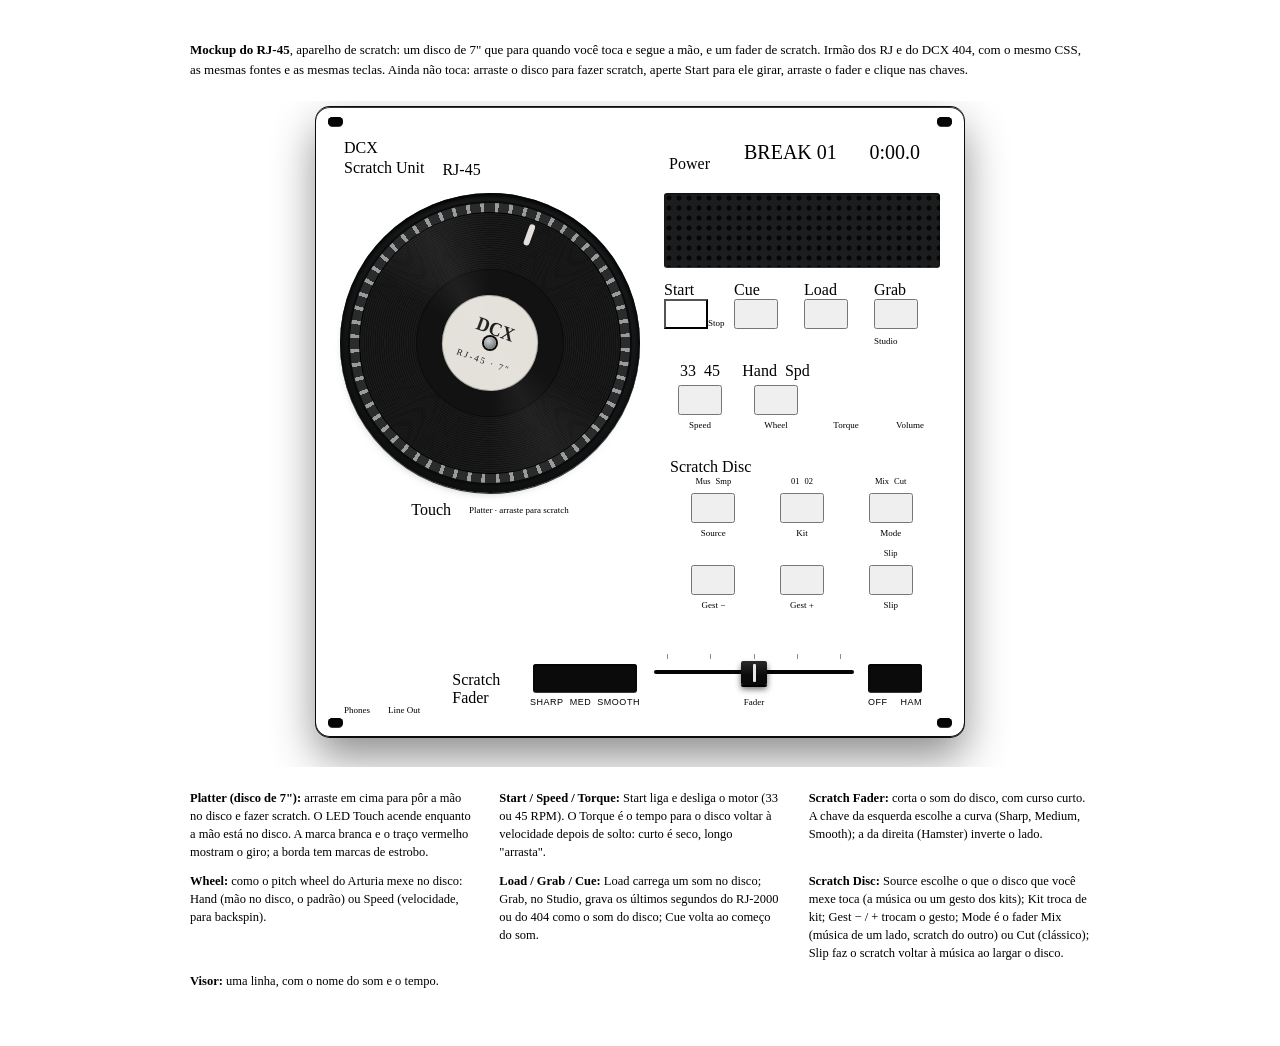
<file: rj-45/mockup.html>
<!DOCTYPE html>
<html lang="pt-BR">
<head>
<meta charset="UTF-8">
<meta name="viewport" content="width=device-width, initial-scale=1">
<title>RJ-45 (mockup)</title>
<!--
  Mockup do RJ-45, aparelho de scratch da DCX Audio (GPL-3.0): um disco de 7" que para quando
  você toca e segue a mão, e um fader de scratch. Irmão do RJ-2000, do RJ-950, do RJ-42 e do
  DCX 404 v4: usa direto o CSS e as fontes deles (repositórios lado a lado em ~/Documents/GitHub).
  Espírito de desenho industrial alemão dos anos 60: poucos controles, alinhados, um acento de cor
  só (o vermelho da casa) e grade de furos redondos. Desenho próprio, sem marca de terceiros.
  Disposição e ganchos: sala Oficina (oficina-para-criacao-rj45.md).
    - cada controle tem data-ctrl="...";
    - disco: o elemento .platter-rot gira por --turn (graus);
    - fader: --pos (0 a 1) no elemento [data-ctrl=xfader];
    - chaves: data-pos (sharp|medium|smooth, on|off, hand|speed);
    - knobs: --a (-135 a 135) no .knob, o <i> gira com rotate(var(--a));
    - LEDs: .on (data-led="power|touch|33|45|hand|speed|grab");
    - visor: setLcd("texto"), no elemento [data-lcd];
    - tamanho: --scale no :root (o .r45 usa zoom: var(--scale)).
-->
<link rel="stylesheet" href="https://dcxaudio.github.io/rj-2000/core/css/base.css">
<link rel="stylesheet" href="https://dcxaudio.github.io/rj-2000/css/rj2000.css">
<link rel="stylesheet" href="https://dcxaudio.github.io/rj-950/css/rj950.css">
<link rel="stylesheet" href="https://dcxaudio.github.io/rj-42/css/rj42.css">
<style>
  :root { --scale: 1; /* 1 = 600 x ~470 px */ }
  body { display: flex; flex-direction: column; align-items: center; gap: 22px; padding: 32px 16px 48px; color: var(--page-ink); }
  .r45-note { font-size: 13px; max-width: 900px; width: 100%; line-height: 1.5; margin: 0; }
  .r45-note b { color: var(--ink); }
  .r45-scroll { width: 100%; max-width: 900px; overflow-x: auto; display: flex; justify-content: center; padding: 6px 0 30px; }

  /* gabinete: a face e a sombra do rack, deitado, cantos arredondados */
  .r45 { zoom: var(--scale); width: 600px; flex: none; position: relative; color: var(--rack-ink);
    padding: 20px 24px 20px; border-radius: 14px; background: var(--rack-face);
    box-shadow: 0 1px 0 #34363a inset, 0 -1px 0 #0b0b0b inset, 0 0 0 1px #0d0d0d, 0 20px 44px rgba(0,0,0,.45); }
  .r45 .r9-cap { font-size: 9px; }
  .r45-hole { position: absolute; width: 15px; height: 9px; border-radius: 5px; background: #060606; box-shadow: inset 0 1px 2px #000, 0 1px 0 #34363a; }

  .r45-top { display: flex; align-items: flex-end; gap: 18px; padding: 0 4px; }
  .r45-top .r9-brand { display: flex; flex-direction: column; gap: 2px; }
  .r45-sp { flex: 1; }
  .r45-pwr { display: flex; align-items: center; gap: 7px; margin-bottom: 4px; }
  /* visor de uma linha: o LCD da casa, pequeno */
  .r45-lcd-bezel { padding: 6px 8px; }
  .r45-lcd { width: 176px; height: 30px; padding: 4px 8px; display: flex; align-items: center; justify-content: space-between; font-size: 20px; white-space: nowrap; overflow: hidden; }

  .r45-main { display: grid; grid-template-columns: 300px 1fr; gap: 24px; margin-top: 16px; }

  /* ---------- disco de 7" ---------- */
  .r45-deck { display: flex; flex-direction: column; align-items: center; gap: 8px; }
  .platter { width: 300px; height: 300px; border-radius: 50%; position: relative; touch-action: none; cursor: grab;
    background: radial-gradient(circle, #18191a 0 68%, #111213 70%); box-shadow: inset 0 2px 4px #000, 0 1px 0 #34363a; }
  .platter.grab { cursor: grabbing; }
  .platter-rot { --turn: 0deg; position: absolute; inset: 10px; border-radius: 50%; transform: rotate(var(--turn)); }
  /* borda com marcas de estrobo */
  .p-edge { position: absolute; inset: 0; border-radius: 50%;
    background: repeating-conic-gradient(#9a9c99 0 1.6deg, #2a2b2d 1.6deg 6deg);
    box-shadow: 0 0 0 2px #0a0a0a, 0 6px 12px rgba(0,0,0,.6); }
  /* vinil com sulcos */
  .p-vinyl { position: absolute; inset: 9px; border-radius: 50%;
    background: repeating-radial-gradient(circle, #121212 0 1px, #1a1a1a 1px 2.2px), #161616;
    box-shadow: inset 0 0 0 1px #000; }
  .p-vinyl::before { content: ""; position: absolute; inset: 22%; border-radius: 50%; background: #121212; box-shadow: 0 0 0 1px #0a0a0a; }
  /* rótulo central, com a marca de giro */
  .p-label { position: absolute; inset: 33%; border-radius: 50%; background: #e3e1d9; color: #1c1d1f;
    display: flex; flex-direction: column; align-items: center; justify-content: center; gap: 20px; box-shadow: inset 0 0 0 1px rgba(0,0,0,.25); }
  .p-label b { font-weight: 700; font-size: 18px; line-height: 1; transform: scaleY(1.08); }
  .p-label span { font-size: 9px; letter-spacing: .22em; text-transform: uppercase; }
  .p-label::before { content: ""; position: absolute; left: 50%; top: 4px; width: 3px; height: 16px; margin-left: -1.5px; background: var(--key-red); border-radius: 1px; }
  .p-mark { position: absolute; left: 50%; top: 14px; width: 6px; height: 22px; margin-left: -3px; border-radius: 3px; background: #e3e1d9; }
  /* reflexo fixo (não gira) e eixo */
  .p-sheen { position: absolute; inset: 19px; border-radius: 50%; pointer-events: none;
    background: conic-gradient(from 300deg, rgba(255,255,255,0), rgba(255,255,255,.06) 30deg, rgba(255,255,255,0) 60deg, rgba(255,255,255,0) 180deg, rgba(255,255,255,.05) 210deg, rgba(255,255,255,0) 240deg); }
  .p-spindle { position: absolute; left: 50%; top: 50%; width: 12px; height: 12px; margin: -6px 0 0 -6px; border-radius: 50%; pointer-events: none;
    background: radial-gradient(circle at 38% 30%, #d0d2d4, #8e9194 55%, #5b5e61); box-shadow: 0 0 0 2px #0b0b0b; }
  .r45-deckcap { display: flex; gap: 18px; align-items: center; }

  /* ---------- coluna da direita ---------- */
  .r45-side { display: flex; flex-direction: column; gap: 14px; }
  /* grade de alto-falante: furos redondos */
  .r45-grille { height: 74px; border-radius: 3px;
    background: radial-gradient(circle, #070707 0 2.3px, transparent 2.8px) 0 0 / 10px 10px, #1c1d1e;
    box-shadow: inset 0 1px 2px rgba(0,0,0,.6), 0 1px 0 #34363a; }
  .r45-keys { display: grid; grid-template-columns: repeat(4, 1fr); gap: 4px; }
  .r45-keys .r42-bk { gap: 5px; }
  .r45-keys .r42-t { min-height: 12px; }
  .r45 .r9-btn { width: 44px; height: 30px; }
  .r45 .r9-btn.red { background: linear-gradient(#e2463f, var(--key-red)); box-shadow: 0 2px 0 var(--key-red-edge), 0 4px 6px rgba(0,0,0,.5); }
  .r45 .r9-btn.red.down { box-shadow: 0 0 0 var(--key-red-edge), 0 1px 3px rgba(0,0,0,.5); }
  .r45-row2 { display: grid; grid-template-columns: 1.2fr 1.2fr 1fr 1fr; gap: 4px; align-items: end; }
  .r45-dual { display: flex; flex-direction: column; align-items: center; gap: 5px; }
  .r45-dual .r45-leds { display: flex; gap: 8px; }
  .r45-dual .r42-lr { gap: 4px; }
  .r45 .knob i { transform: rotate(var(--a, 0deg)); }
  .r45 .r9-knob-s i { transform-origin: 50% 14px; }
  .r45-knob { display: flex; flex-direction: column; align-items: center; gap: 6px; }

  /* ---------- faixa de baixo: conectores, chaves e fader ---------- */
  .r45-bottom { display: flex; align-items: flex-end; gap: 18px; margin-top: 18px; padding: 0 4px; }
  .r45-bottom .kc { gap: 6px; }
  .r45-xfgrp { flex: 1; display: flex; align-items: flex-end; justify-content: space-between; gap: 14px; padding: 16px 14px 10px; }
  /* chave deslizante */
  .sw { display: flex; flex-direction: column; align-items: center; gap: 5px; padding: 0; border: 0; background: none; color: var(--rack-ink); touch-action: manipulation; }
  .sw .slot { position: relative; height: 28px; border-radius: 3px; background: #0b0b0c; box-shadow: inset 0 1px 3px #000, 0 1px 0 #34363a; }
  .sw[data-n="3"] .slot { width: 104px; } .sw[data-n="2"] .slot { width: 54px; }
  .sw .thumb { position: absolute; top: 4px; width: 22px; height: 20px; border-radius: 2px;
    background: linear-gradient(#dfe1dd, var(--rack-btn)); box-shadow: 0 2px 0 var(--rack-btn-edge), 0 3px 4px rgba(0,0,0,.5); transition: left .06s; }
  .sw .pos { display: flex; justify-content: space-between; gap: 6px; width: 100%; font-size: 9px; text-transform: uppercase; letter-spacing: .06em; color: var(--ink-dim); }
  .sw .pos span.sel { color: var(--rack-ink); }
  /* fader de scratch: o fader do RJ-2000 deitado, curso curto */
  .xf { --pos: .5; position: relative; width: 200px; height: 40px; touch-action: none; cursor: ew-resize; }
  .xf::before { content: ""; position: absolute; left: 0; right: 0; top: 50%; height: 4px; margin-top: -2px; background: #050505; border-radius: 2px; }
  .xf .ticks { position: absolute; left: 13px; right: 13px; top: 2px; height: 5px;
    background: repeating-linear-gradient(90deg, #8c8c86 0 1px, transparent 1px calc(25% - .25px)); }
  .xf .cap-x { position: absolute; top: 9px; width: 26px; height: 24px; left: calc(var(--pos) * (100% - 26px));
    background: linear-gradient(#2a2a2a, #0a0a0a 60%); border-radius: 2px; box-shadow: 0 2px 0 #000, 0 4px 6px rgba(0,0,0,.6); }
  .xf .cap-x::after { content: ""; position: absolute; top: 3px; bottom: 3px; left: 50%; width: 3px; margin-left: -1.5px; background: #e8e8e2; border-radius: 1px; }
  .r45-xf { display: flex; flex-direction: column; align-items: center; gap: 5px; }

  /* disco do scratch: fonte, kit, gesto, modo do fader e Slip (acrescentado em 08/11/2026, a pedido de Igor) */
  .r45-disc { display: block; padding: 14px 6px 8px; }
  .r45-dgrid { display: grid; grid-template-columns: repeat(3, 1fr); gap: 10px 2px; }
  .r45-dgrid .r45-dual { gap: 5px; }
  .r45-dgrid .r45-leds { gap: 5px; min-height: 12px; }
  .r45-dgrid .r42-lr { gap: 3px; font-size: 8.5px; }

  .r45-legend { max-width: 900px; width: 100%; display: grid; grid-template-columns: repeat(auto-fit, minmax(260px, 1fr)); gap: 10px 28px; font-size: 12.5px; line-height: 1.45; }
  .r45-legend b { color: var(--ink); font-weight: 600; }
</style>
</head>
<body>
  <p class="r45-note"><b>Mockup do RJ-45</b>, aparelho de scratch: um disco de 7" que para quando você toca e segue a mão, e um fader de scratch. Irmão dos RJ e do DCX 404, com o mesmo CSS, as mesmas fontes e as mesmas teclas. Ainda não toca: arraste o disco para fazer scratch, aperte Start para ele girar, arraste o fader e clique nas chaves.</p>

  <div class="r45-scroll">
  <section class="r45" aria-label="RJ-45 Scratch">
    <i class="r45-hole" style="left:12px;top:10px"></i><i class="r45-hole" style="right:12px;top:10px"></i>
    <i class="r45-hole" style="left:12px;bottom:10px"></i><i class="r45-hole" style="right:12px;bottom:10px"></i>

    <!-- marca, energia e visor -->
    <div class="r45-top">
      <div class="r9-brand"><span class="r9-maker">DCX</span><span class="r9-sub">Scratch Unit</span></div>
      <span class="r9-model" style="margin-bottom:-2px">RJ-45</span>
      <span class="r45-sp"></span>
      <span class="r45-pwr r42-lr"><i class="led r9-led on" data-led="power"></i>Power</span>
      <div class="lcd-bezel r45-lcd-bezel"><div class="lcd r45-lcd" data-lcd><span id="lcd-name">BREAK 01</span><span id="lcd-time">0:00.0</span></div></div>
    </div>

    <div class="r45-main">
      <!-- disco -->
      <div class="r45-deck">
        <div class="platter" data-ctrl="platter" role="slider" tabindex="0" aria-label="Disco: arraste para fazer scratch">
          <div class="platter-rot" style="--turn:20deg">
            <div class="p-edge"></div>
            <div class="p-vinyl"></div>
            <div class="p-mark"></div>
            <div class="p-label"><b>DCX</b><span>RJ-45 · 7"</span></div>
          </div>
          <div class="p-sheen"></div>
          <div class="p-spindle"></div>
        </div>
        <div class="r45-deckcap">
          <span class="r42-lr"><i class="led r9-led" data-led="touch"></i>Touch</span>
          <span class="r9-cap r42-dim">Platter · arraste para scratch</span>
        </div>
      </div>

      <!-- alto-falante e controles -->
      <div class="r45-side">
        <div class="r45-grille" aria-hidden="true"></div>

        <div class="r45-keys">
          <div class="r42-bk"><span class="r42-t">Start</span><i class="led r9-led" data-led="run" style="visibility:hidden"></i><button class="r9-btn red" data-ctrl="start" aria-label="Start / Stop"></button><span class="r9-cap r42-dim">Stop</span></div>
          <div class="r42-bk"><span class="r42-t">Cue</span><i class="led r9-led" style="visibility:hidden"></i><button class="r9-btn" data-ctrl="cue" aria-label="Cue"></button><span class="r9-cap r42-dim">&nbsp;</span></div>
          <div class="r42-bk"><span class="r42-t">Load</span><i class="led r9-led" style="visibility:hidden"></i><button class="r9-btn" data-ctrl="load" aria-label="Load"></button><span class="r9-cap r42-dim">&nbsp;</span></div>
          <div class="r42-bk"><span class="r42-t">Grab</span><i class="led r9-led" data-led="grab"></i><button class="r9-btn" data-ctrl="grab" aria-label="Grab"></button><span class="r9-cap r42-dim">Studio</span></div>
        </div>

        <div class="r45-row2">
          <div class="r45-dual"><div class="r45-leds"><span class="r42-lr"><i class="led r9-led on" data-led="33"></i>33</span><span class="r42-lr"><i class="led r9-led" data-led="45"></i>45</span></div>
            <button class="r9-btn" data-ctrl="speed" aria-label="33 / 45"></button><span class="r9-cap">Speed</span></div>
          <div class="r45-dual"><div class="r45-leds"><span class="r42-lr"><i class="led r9-led on" data-led="hand"></i>Hand</span><span class="r42-lr"><i class="led r9-led" data-led="speed"></i>Spd</span></div>
            <button class="r9-btn" data-ctrl="wheel-mode" data-pos="hand" aria-label="Wheel mode: Hand / Speed"></button><span class="r9-cap">Wheel</span></div>
          <div class="r45-knob"><div class="knob r9-knob-s" data-ctrl="torque" role="slider" tabindex="0" aria-label="Torque" style="--a:-20deg"><i></i></div><span class="r9-cap">Torque</span></div>
          <div class="r45-knob"><div class="knob r9-knob-s" data-ctrl="volume" role="slider" tabindex="0" aria-label="Volume" style="--a:50deg"><i></i></div><span class="r9-cap">Volume</span></div>
        </div>
        <!-- disco do scratch: fonte, kit, gesto, modo do fader e Slip (novos, aprovados por Igor em 08/11/2026) -->
        <div class="r42-group r45-disc"><span class="r42-gt">Scratch Disc</span>
          <div class="r45-dgrid">
            <div class="r45-dual"><div class="r45-leds"><span class="r42-lr"><i class="led r9-led on" data-led="src-mus"></i>Mus</span><span class="r42-lr"><i class="led r9-led" data-led="src-smp"></i>Smp</span></div><button class="r9-btn" data-ctrl="src" aria-label="Fonte do scratch: música ou sample"></button><span class="r9-cap">Source</span></div>
            <div class="r45-dual"><div class="r45-leds"><span class="r42-lr"><i class="led r9-led on" data-led="kit-1"></i>01</span><span class="r42-lr"><i class="led r9-led" data-led="kit-2"></i>02</span></div><button class="r9-btn" data-ctrl="kit" aria-label="Kit de samples"></button><span class="r9-cap">Kit</span></div>
            <div class="r45-dual"><div class="r45-leds"><span class="r42-lr"><i class="led r9-led on" data-led="mix"></i>Mix</span><span class="r42-lr"><i class="led r9-led" data-led="cut"></i>Cut</span></div><button class="r9-btn" data-ctrl="fader-mode" aria-label="Fader: mix ou cut"></button><span class="r9-cap">Mode</span></div>
            <div class="r45-dual"><div class="r45-leds"><span class="r42-lr r42-dim">&nbsp;</span></div><button class="r9-btn" data-ctrl="gest-prev" aria-label="Gesto anterior"></button><span class="r9-cap">Gest &minus;</span></div>
            <div class="r45-dual"><div class="r45-leds"><span class="r42-lr r42-dim">&nbsp;</span></div><button class="r9-btn" data-ctrl="gest-next" aria-label="Próximo gesto"></button><span class="r9-cap">Gest +</span></div>
            <div class="r45-dual"><div class="r45-leds"><span class="r42-lr"><i class="led r9-led on" data-led="slip"></i>Slip</span></div><button class="r9-btn" data-ctrl="slip" aria-label="Slip"></button><span class="r9-cap">Slip</span></div>
          </div>
        </div>
      </div>
    </div>

    <!-- conectores, chaves e fader de scratch -->
    <div class="r45-bottom">
      <div class="kc"><i class="r9-jack"></i><span class="r9-cap">Phones</span></div>
      <div class="kc"><i class="r9-jack"></i><span class="r9-cap">Line Out</span></div>
      <div class="r42-group r45-xfgrp"><span class="r42-gt">Scratch Fader</span>
        <button class="sw" data-ctrl="xf-curve" data-pos="sharp" data-n="3" data-opts="sharp,medium,smooth" aria-label="Curva do fader"><span class="slot"><span class="thumb"></span></span><span class="pos"><span>Sharp</span><span>Med</span><span>Smooth</span></span></button>
        <div class="r45-xf"><div class="xf" data-ctrl="xfader" role="slider" tabindex="0" aria-label="Fader de scratch" style="--pos:.5"><span class="ticks"></span><span class="cap-x"></span></div><span class="r9-cap">Fader</span></div>
        <button class="sw" data-ctrl="hamster" data-pos="off" data-n="2" data-opts="off,on" aria-label="Hamster"><span class="slot"><span class="thumb"></span></span><span class="pos"><span>Off</span><span>Ham</span></span></button>
      </div>
    </div>
  </section>
  </div>

  <div class="r45-legend">
    <div><b>Platter (disco de 7"):</b> arraste em cima para pôr a mão no disco e fazer scratch. O LED Touch acende enquanto a mão está no disco. A marca branca e o traço vermelho mostram o giro; a borda tem marcas de estrobo.</div>
    <div><b>Start / Speed / Torque:</b> Start liga e desliga o motor (33 ou 45 RPM). O Torque é o tempo para o disco voltar à velocidade depois de solto: curto é seco, longo "arrasta".</div>
    <div><b>Scratch Fader:</b> corta o som do disco, com curso curto. A chave da esquerda escolhe a curva (Sharp, Medium, Smooth); a da direita (Hamster) inverte o lado.</div>
    <div><b>Wheel:</b> como o pitch wheel do Arturia mexe no disco: Hand (mão no disco, o padrão) ou Speed (velocidade, para backspin).</div>
    <div><b>Load / Grab / Cue:</b> Load carrega um som no disco; Grab, no Studio, grava os últimos segundos do RJ-2000 ou do 404 como o som do disco; Cue volta ao começo do som.</div>
    <div><b>Scratch Disc:</b> Source escolhe o que o disco que você mexe toca (a música ou um gesto dos kits); Kit troca de kit; Gest − / + trocam o gesto; Mode é o fader Mix (música de um lado, scratch do outro) ou Cut (clássico); Slip faz o scratch voltar à música ao largar o disco.</div>
    <div><b>Visor:</b> uma linha, com o nome do som e o tempo.</div>
  </div>

<script>
  const $ = s => document.querySelector(s);
  const led = n => $(`[data-led="${n}"]`);
  const setLcd = (name, time) => { if (name != null) $("#lcd-name").textContent = name; if (time != null) $("#lcd-time").textContent = time; };

  // ---------- disco: mão no disco e motor ----------
  const platter = $(".platter"), rot = $(".platter-rot");
  let turn = 20, running = false, rpm = 33, vel = 0, held = false, lastA = 0;
  const setTurn = t => { turn = t; rot.style.setProperty("--turn", t + "deg"); };
  const angleOf = e => { const r = platter.getBoundingClientRect(); return Math.atan2(e.clientY - (r.top + r.height / 2), e.clientX - (r.left + r.width / 2)) * 180 / Math.PI; };
  platter.addEventListener("pointerdown", e => { platter.setPointerCapture(e.pointerId); held = true; lastA = angleOf(e); platter.classList.add("grab"); led("touch").classList.add("on"); });
  platter.addEventListener("pointermove", e => {
    if (!held) return;
    const a = angleOf(e); let d = a - lastA; if (d > 180) d -= 360; if (d < -180) d += 360; lastA = a; setTurn(turn + d);
  });
  const release = () => { held = false; platter.classList.remove("grab"); led("touch").classList.remove("on"); };
  platter.addEventListener("pointerup", release); platter.addEventListener("pointercancel", release);

  // motor: volta à velocidade no tempo do Torque
  let last = performance.now(), pos = 0;
  function frame(now) {
    const dt = Math.min(.05, (now - last) / 1000); last = now;
    const target = running ? rpm * 6 : 0; // graus por segundo
    const torque = (parseFloat(getComputedStyle($('[data-ctrl="torque"]')).getPropertyValue("--a")) + 135) / 270; // 0..1
    const tau = .1 + torque * .6;
    if (!held) { vel += (target - vel) * Math.min(1, dt / tau); setTurn(turn + vel * dt); pos += vel * dt / (rpm * 6); }
    if (running || held) { const s = Math.max(0, pos); setLcd(null, `${Math.floor(s / 60)}:${(s % 60).toFixed(1).padStart(4, "0")}`); }
    requestAnimationFrame(frame);
  }
  requestAnimationFrame(frame);

  // ---------- teclas ----------
  $('[data-ctrl="start"]').addEventListener("click", e => { running = !running; e.currentTarget.classList.toggle("down", running); });
  $('[data-ctrl="cue"]').addEventListener("click", () => { pos = 0; setLcd(null, "0:00.0"); });
  $('[data-ctrl="load"]').addEventListener("click", () => setLcd("LOAD...", null));
  $('[data-ctrl="grab"]').addEventListener("click", () => { led("grab").classList.toggle("on"); setLcd(led("grab").classList.contains("on") ? "GRAB RJ2K" : "BREAK 01", null); });
  $('[data-ctrl="speed"]').addEventListener("click", () => { rpm = rpm === 33 ? 45 : 33; led("33").classList.toggle("on", rpm === 33); led("45").classList.toggle("on", rpm === 45); });
  $('[data-ctrl="wheel-mode"]').addEventListener("click", e => {
    const b = e.currentTarget, p = b.dataset.pos === "hand" ? "speed" : "hand"; b.dataset.pos = p;
    led("hand").classList.toggle("on", p === "hand"); led("speed").classList.toggle("on", p === "speed");
  });

  // ---------- knobs ----------
  document.querySelectorAll(".r45 .knob").forEach(k => {
    let y0 = 0, a0 = 0;
    k.addEventListener("pointerdown", e => { k.setPointerCapture(e.pointerId); y0 = e.clientY; a0 = parseFloat(getComputedStyle(k).getPropertyValue("--a")) || 0; });
    k.addEventListener("pointermove", e => { if (!k.hasPointerCapture(e.pointerId)) return; k.style.setProperty("--a", Math.max(-135, Math.min(135, a0 + (y0 - e.clientY) * 1.6)) + "deg"); });
  });

  // ---------- chaves deslizantes ----------
  function paintSwitch(sw) {
    const opts = sw.dataset.opts.split(","), i = opts.indexOf(sw.dataset.pos), slot = sw.querySelector(".slot"), th = sw.querySelector(".thumb");
    const w = slot.clientWidth - 8 - th.offsetWidth;
    th.style.left = 4 + (opts.length > 1 ? w * i / (opts.length - 1) : 0) + "px";
    sw.querySelectorAll(".pos span").forEach((s, j) => s.classList.toggle("sel", j === i));
  }
  document.querySelectorAll(".sw").forEach(sw => {
    paintSwitch(sw);
    sw.addEventListener("click", () => { const o = sw.dataset.opts.split(","); sw.dataset.pos = o[(o.indexOf(sw.dataset.pos) + 1) % o.length]; paintSwitch(sw); });
  });

  // ---------- disco do scratch (novos) ----------
  let src = "music", kit = 1, mix = "mix", slip = true, gest = 0;
  const paintDisc = () => { led("src-mus").classList.toggle("on", src === "music"); led("src-smp").classList.toggle("on", src === "sample");
    led("kit-1").classList.toggle("on", kit === 1); led("kit-2").classList.toggle("on", kit === 2);
    led("mix").classList.toggle("on", mix === "mix"); led("cut").classList.toggle("on", mix === "cut"); led("slip").classList.toggle("on", slip && mix === "mix"); };
  $('[data-ctrl="src"]').addEventListener("click", () => { src = src === "music" ? "sample" : "music"; paintDisc(); setLcd(src === "sample" ? "A1 SCRATCH" : "BREAK 01", null); });
  $('[data-ctrl="kit"]').addEventListener("click", () => { kit = kit === 1 ? 2 : 1; gest = 0; paintDisc(); });
  $('[data-ctrl="fader-mode"]').addEventListener("click", () => { mix = mix === "mix" ? "cut" : "mix"; paintDisc(); });
  $('[data-ctrl="slip"]').addEventListener("click", () => { slip = !slip; paintDisc(); });
  $('[data-ctrl="gest-prev"]').addEventListener("click", () => { gest = (gest + 15) % 16; src = "sample"; paintDisc(); setLcd((kit === 1 ? "AB"[gest >> 3] : "CD"[gest >> 3]) + (gest % 8 + 1) + " GESTO", null); });
  $('[data-ctrl="gest-next"]').addEventListener("click", () => { gest = (gest + 1) % 16; src = "sample"; paintDisc(); setLcd((kit === 1 ? "AB"[gest >> 3] : "CD"[gest >> 3]) + (gest % 8 + 1) + " GESTO", null); });

  // ---------- fader de scratch ----------
  const xf = $(".xf");
  const setPos = e => { const r = xf.getBoundingClientRect(); xf.style.setProperty("--pos", Math.max(0, Math.min(1, (e.clientX - r.left - 13) / (r.width - 26))).toFixed(3)); };
  xf.addEventListener("pointerdown", e => { xf.setPointerCapture(e.pointerId); setPos(e); });
  xf.addEventListener("pointermove", e => { if (xf.hasPointerCapture(e.pointerId)) setPos(e); });
</script>
</body>
</html>
</file>
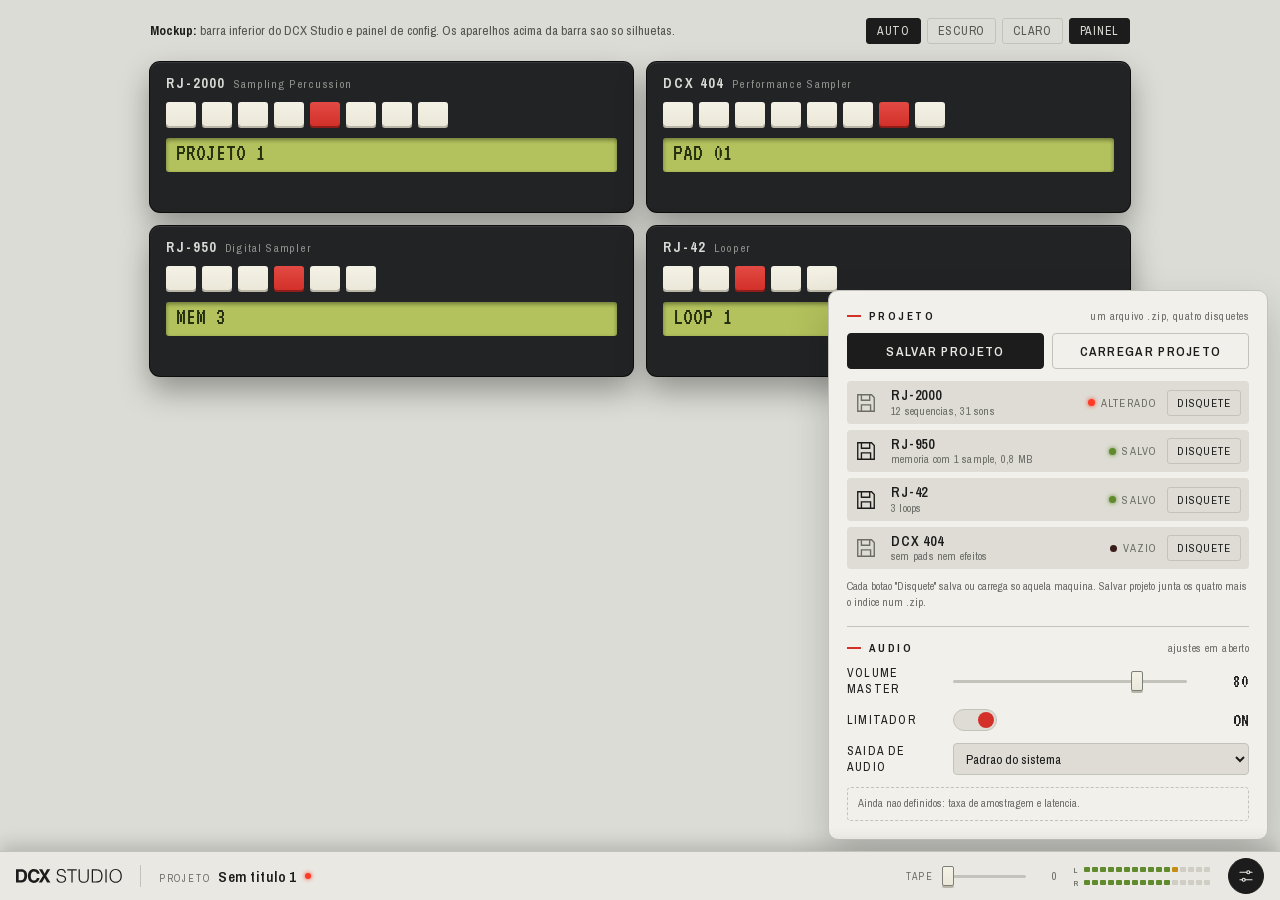
<file: studio-barra/mockup.html>
<!DOCTYPE html>
<html lang="pt-BR">
<head>
<meta charset="UTF-8">
<meta name="viewport" content="width=device-width, initial-scale=1">
<title>DCX Studio, barra inferior (mockup)</title>
<!--
  Mockup da barra inferior do DCX Studio (GPL-3.0): logo, nome do projeto, VU meter discreto e
  engrenagem de config. O painel de config tem Projeto (Salvar, Carregar e os 4 disquetes) e
  Audio (ajustes ainda em aberto). Autocontido: fontes em ./fonts, logo embutida, nada de ../../rj-*.
  Espirito Braun dos anos 60: poucos elementos, alinhados, um acento so (o vermelho da casa).
  Ganchos para a etapa 2:
    - data-ctrl="projeto-nome" | "tape" | "vu" | "config" | "salvar" | "carregar" | "master" | "limitador" | "saida";
    - cada disquete: [data-disk="rj2000|rj950|rj42|dcx404"] com data-state="salvo|alterado|vazio";
    - painel aberto: .cfg.open ; tema do Studio: html[data-theme="dark|light"] (sem atributo = segue o sistema).
-->
<style>
@font-face { font-family: "Archivo Narrow"; font-weight: 400 700; font-display: swap;
  src: url("fonts/archivo-narrow-latin-ext.woff2") format("woff2");
  unicode-range: U+0100-02BA, U+02BD-02C5, U+02C7-02CC, U+02CE-02D7, U+02DD-02FF, U+0304, U+0308, U+0329, U+1D00-1DBF, U+1E00-1E9F, U+1EF2-1EFF, U+2020, U+20A0-20AB, U+20AD-20C4, U+2113, U+2C60-2C7F, U+A720-A7FF; }
@font-face { font-family: "Archivo Narrow"; font-weight: 400 700; font-display: swap;
  src: url("fonts/archivo-narrow-latin.woff2") format("woff2");
  unicode-range: U+0000-00FF, U+0131, U+0152-0153, U+02BB-02BC, U+02C6, U+02DA, U+02DC, U+0304, U+0308, U+0329, U+2000-206F, U+20AC, U+2122, U+2191, U+2193, U+2212, U+2215, U+FEFF, U+FFFD; }
@font-face { font-family: "VT323"; font-weight: 400; font-display: swap;
  src: url("fonts/vt323-latin.woff2") format("woff2");
  unicode-range: U+0000-00FF, U+0131, U+0152-0153, U+02BB-02BC, U+02C6, U+02DA, U+02DC, U+0304, U+0308, U+0329, U+2000-206F, U+20AC, U+2122, U+2191, U+2193, U+2212, U+2215, U+FEFF, U+FFFD; }

/* tokens do Studio (mesmos valores do base.css), mais os da barra, claro e escuro */
:root {
  --page: #2a2a29; --page-ink: #9a9a94; --ink: #d9d9d3; --ink-dim: #a3a39d; --rule: #4b8ad0;
  --key: #ebe8da; --key-red: #d3302a; --led-off: #3a1c1a; --led-on: #ff3b26;
  --lcd-glass: #b3c25c; --lcd-ink: #26300f;
  --rack-face: #222324; --rack-ink: #d8dad5; --rack-block: #121314;
  --font: "Archivo Narrow", "Helvetica Neue", Arial, sans-serif; --lcd-font: "VT323", "Courier New", monospace;
  --bar: #1b1c1d; --bar-ink: #d8dad5; --bar-dim: #8d8f8a; --bar-line: #34363a; --bar-shadow: rgba(0,0,0,.5);
  --panel: #232425; --field: #141516; --seg-off: #2e3032; --seg-ok: #8fae5a; --seg-hot: #d9a53a; --seg-clip: #d3302a;
}
@media (prefers-color-scheme: light) {
  :root:not([data-theme="dark"]) {
    --page: #dcdcd6; --page-ink: #55554f; --ink: #1c1c1c; --ink-dim: #55554f;
    --bar: #e9e8e2; --bar-ink: #1c1c1c; --bar-dim: #6c6d68; --bar-line: #c4c3bb; --bar-shadow: rgba(0,0,0,.18);
    --panel: #f1f0eb; --field: #dedcd4; --seg-off: #cfcdc4; --seg-ok: #5f8a2e; --seg-hot: #c58d12;
  }
}
:root[data-theme="light"] {
  --page: #dcdcd6; --page-ink: #55554f; --ink: #1c1c1c; --ink-dim: #55554f;
  --bar: #e9e8e2; --bar-ink: #1c1c1c; --bar-dim: #6c6d68; --bar-line: #c4c3bb; --bar-shadow: rgba(0,0,0,.18);
  --panel: #f1f0eb; --field: #dedcd4; --seg-off: #cfcdc4; --seg-ok: #5f8a2e; --seg-hot: #c58d12;
}

* { box-sizing: border-box; }
html, body { margin: 0; }
body { background: var(--page); color: var(--page-ink); font-family: var(--font); min-height: 100vh;
  padding: 18px 16px 96px; -webkit-font-smoothing: antialiased; }
button, select, input { font-family: inherit; color: inherit; }
button { cursor: pointer; }
button:focus-visible, select:focus-visible, input:focus-visible { outline: 2px solid var(--rule); outline-offset: 2px; }

/* ---- aviso do mockup (fora do Studio) ---- */
.note { max-width: 980px; margin: 0 auto 18px; font-size: 13px; line-height: 1.5; display: flex; flex-wrap: wrap; gap: 8px 18px; align-items: center; }
.note b { color: var(--ink); }
.note .tools { display: flex; gap: 6px; margin-left: auto; }
.tool { background: transparent; border: 1px solid var(--bar-line); color: var(--page-ink); border-radius: 3px; padding: 4px 10px; font-size: 12px; letter-spacing: .06em; text-transform: uppercase; }
.tool[aria-pressed="true"] { background: var(--ink); color: var(--page); border-color: var(--ink); }

/* ---- o Studio, so como silhueta: 4 aparelhos no rack ---- */
.rack { max-width: 980px; margin: 0 auto; display: grid; grid-template-columns: 1fr 1fr; gap: 14px; }
.unit { background: var(--rack-face); color: var(--rack-ink); border-radius: 10px; padding: 12px 16px 16px; min-height: 150px;
  box-shadow: 0 1px 0 #34363a inset, 0 0 0 1px #0d0d0d, 0 14px 30px rgba(0,0,0,.35); position: relative; }
.unit h3 { margin: 0 0 10px; font-size: 14px; letter-spacing: .14em; font-weight: 700; }
.unit h3 small { font-weight: 400; letter-spacing: .06em; color: #8d8f8a; margin-left: 8px; }
.unit .keys { display: flex; gap: 6px; flex-wrap: wrap; }
.unit .keys i { width: 30px; height: 24px; border-radius: 3px; background: linear-gradient(#f4f2e6, var(--key)); box-shadow: 0 2px 0 #b9b6a8; }
.unit .keys i.r { background: linear-gradient(#e24a43, var(--key-red)); box-shadow: 0 2px 0 #8f1d19; }
.unit .lcd { margin-top: 12px; height: 34px; border-radius: 3px; background: var(--lcd-glass); color: var(--lcd-ink); font-family: var(--lcd-font); font-size: 24px; padding: 3px 10px; box-shadow: inset 0 2px 4px rgba(0,0,0,.4); }
.unit.wide { grid-column: 1 / -1; min-height: 110px; }

/* ================= a barra ================= */
.bar { position: fixed; left: 0; right: 0; bottom: 0; z-index: 20; height: 48px; padding-bottom: env(safe-area-inset-bottom);
  background: var(--bar); color: var(--bar-ink); border-top: 1px solid var(--bar-line);
  box-shadow: 0 -6px 18px var(--bar-shadow); display: flex; align-items: center; gap: 18px; padding: 0 16px; box-sizing: content-box; }
.bar .logo { height: 14px; width: auto; flex: none; color: var(--bar-ink); display: block; }
.bar .sep { width: 1px; height: 22px; background: var(--bar-line); flex: none; }
.bar .proj { display: flex; align-items: baseline; gap: 8px; min-width: 0; background: transparent; border: 0; padding: 4px 0; text-align: left; }
.bar .proj .lbl { font-size: 10px; letter-spacing: .18em; text-transform: uppercase; color: var(--bar-dim); }
.bar .proj .name { font-size: 15px; font-weight: 600; letter-spacing: .03em; white-space: nowrap; overflow: hidden; text-overflow: ellipsis; }
.bar .proj .dirty { width: 6px; height: 6px; border-radius: 50%; background: var(--led-on); align-self: center; box-shadow: 0 0 4px var(--led-on); }
.bar .sp { flex: 1; }

.tape { display: flex; align-items: center; gap: 8px; flex: none; }
.tape .lbl { font-size: 10px; letter-spacing: .18em; text-transform: uppercase; color: var(--bar-dim); }
.tape input[type=range] { width: 84px; }
.tape output { font-size: 11px; width: 22px; text-align: right; color: var(--bar-dim); font-variant-numeric: tabular-nums; }

/* VU: 16 segmentos finos, canal unico por canal, discreto */
.vu { display: flex; flex-direction: column; gap: 3px; flex: none; }
.vu .row { display: flex; gap: 2px; align-items: center; }
.vu .row b { font-size: 8px; width: 8px; color: var(--bar-dim); font-weight: 600; }
.vu .seg { width: 6px; height: 5px; border-radius: 1px; background: var(--seg-off); }
.vu .seg.on { background: var(--seg-ok); }
.vu .seg.on.hot { background: var(--seg-hot); }
.vu .seg.on.clip { background: var(--seg-clip); }

.cfg-btn { width: 36px; height: 36px; border-radius: 50%; border: 1px solid var(--bar-line); background: transparent; display: grid; place-items: center; flex: none; color: var(--bar-ink); }
.cfg-btn svg { width: 18px; height: 18px; }
.cfg-btn[aria-expanded="true"] { background: var(--bar-ink); color: var(--bar); border-color: var(--bar-ink); }

/* ================= painel de config ================= */
.cfg { position: fixed; right: 12px; bottom: 60px; z-index: 19; width: 440px; max-width: calc(100vw - 24px); max-height: calc(100vh - 76px); overflow: auto;
  background: var(--panel); color: var(--bar-ink); border: 1px solid var(--bar-line); border-radius: 10px;
  box-shadow: 0 18px 40px var(--bar-shadow); padding: 4px 18px 18px; display: none; }
.cfg.open { display: block; }
.cfg section { padding-top: 14px; }
.cfg section + section { border-top: 1px solid var(--bar-line); margin-top: 16px; }
.cfg h2 { margin: 0 0 10px; font-size: 11px; font-weight: 700; letter-spacing: .22em; text-transform: uppercase; display: flex; align-items: center; gap: 8px; }
.cfg h2::before { content: ""; width: 14px; height: 2px; background: var(--key-red); }
.cfg h2 em { margin-left: auto; font-style: normal; font-weight: 400; letter-spacing: .04em; text-transform: none; font-size: 11px; color: var(--bar-dim); }

.btns { display: flex; gap: 8px; margin-bottom: 12px; }
.btn { flex: 1; height: 36px; border-radius: 4px; border: 1px solid var(--bar-line); background: transparent; font-size: 13px; letter-spacing: .1em; text-transform: uppercase; font-weight: 600; }
.btn.main { background: var(--bar-ink); color: var(--bar); border-color: var(--bar-ink); }
.btn:hover { border-color: var(--bar-ink); }

.disks { list-style: none; margin: 0; padding: 0; display: grid; gap: 6px; }
.disk { display: grid; grid-template-columns: 26px 1fr auto auto; align-items: center; gap: 10px; padding: 7px 8px; border-radius: 4px; background: var(--field); }
.disk .fl { width: 22px; height: 22px; color: var(--bar-dim); }
.disk[data-state="salvo"] .fl { color: var(--bar-ink); }
.disk .nm { font-size: 14px; font-weight: 600; letter-spacing: .06em; line-height: 1.1; }
.disk .nm small { display: block; font-weight: 400; font-size: 11px; letter-spacing: .02em; color: var(--bar-dim); margin-top: 1px; }
.disk .st { font-size: 11px; letter-spacing: .1em; text-transform: uppercase; color: var(--bar-dim); display: flex; align-items: center; gap: 6px; }
.disk .st i { width: 7px; height: 7px; border-radius: 50%; background: var(--led-off); }
.disk[data-state="salvo"] .st i { background: var(--seg-ok); box-shadow: 0 0 4px var(--seg-ok); }
.disk[data-state="alterado"] .st i { background: var(--led-on); box-shadow: 0 0 4px var(--led-on); }
.disk .one { height: 26px; padding: 0 9px; border-radius: 3px; border: 1px solid var(--bar-line); background: transparent; font-size: 11px; letter-spacing: .08em; text-transform: uppercase; }
.disk .one:hover { border-color: var(--bar-ink); }
.foot { margin: 10px 0 0; font-size: 11px; color: var(--bar-dim); line-height: 1.4; }

.field { display: grid; grid-template-columns: 96px 1fr 52px; align-items: center; gap: 10px; margin-bottom: 12px; }
.field label { font-size: 12px; letter-spacing: .1em; text-transform: uppercase; }
.field output { font-family: var(--lcd-font); font-size: 20px; text-align: right; color: var(--bar-ink); }
input[type=range] { -webkit-appearance: none; appearance: none; width: 100%; height: 22px; background: transparent; margin: 0; }
input[type=range]::-webkit-slider-runnable-track { height: 3px; background: var(--bar-line); border-radius: 2px; }
input[type=range]::-moz-range-track { height: 3px; background: var(--bar-line); border-radius: 2px; }
input[type=range]::-webkit-slider-thumb { -webkit-appearance: none; width: 12px; height: 20px; margin-top: -8.5px; border-radius: 2px; background: linear-gradient(#f4f2e6, var(--key)); border: 1px solid #7d7f7b; box-shadow: 0 2px 0 #b9b6a8; }
input[type=range]::-moz-range-thumb { width: 12px; height: 20px; border-radius: 2px; background: var(--key); border: 1px solid #7d7f7b; }
.sw { width: 44px; height: 22px; border-radius: 11px; border: 1px solid var(--bar-line); background: var(--field); position: relative; padding: 0; }
.sw::after { content: ""; position: absolute; top: 2px; left: 2px; width: 16px; height: 16px; border-radius: 50%; background: var(--bar-dim); transition: transform .15s, background .15s; }
.sw[aria-checked="true"]::after { transform: translateX(22px); background: var(--key-red); }
select { height: 32px; border-radius: 4px; border: 1px solid var(--bar-line); background: var(--field); padding: 0 8px; font-size: 13px; width: 100%; grid-column: 2 / 4; }
.open-items { margin: 4px 0 0; padding: 8px 10px; border: 1px dashed var(--bar-line); border-radius: 4px; font-size: 11px; line-height: 1.45; color: var(--bar-dim); }

@media (max-width: 640px) {
  .rack { grid-template-columns: 1fr; }
  .bar { gap: 12px; padding: 0 12px; }
  .bar .proj .lbl, .vu .row b { display: none; }
  .bar .logo { height: 11px; }
  .vu .seg { width: 4px; }
  .tape .lbl { display: none; }
  .tape input[type=range] { width: 60px; }
  .cfg { right: 8px; left: 8px; width: auto; max-width: none; }
  .field { grid-template-columns: 80px 1fr 46px; }
}
</style>
</head>
<body>
<p class="note">
  <span><b>Mockup:</b> barra inferior do DCX Studio e painel de config. Os aparelhos acima da barra sao so silhuetas.</span>
  <span class="tools" role="group" aria-label="Opcoes do mockup">
    <button class="tool" id="t-auto" aria-pressed="true">Auto</button>
    <button class="tool" id="t-dark" aria-pressed="false">Escuro</button>
    <button class="tool" id="t-light" aria-pressed="false">Claro</button>
    <button class="tool" id="t-panel" aria-pressed="true">Painel</button>
  </span>
</p>

<main class="rack">
  <div class="unit"><h3>RJ-2000<small>Sampling Percussion</small></h3><div class="keys"><i></i><i></i><i></i><i></i><i class="r"></i><i></i><i></i><i></i></div><div class="lcd">PROJETO 1</div></div>
  <div class="unit"><h3>DCX 404<small>Performance Sampler</small></h3><div class="keys"><i></i><i></i><i></i><i></i><i></i><i></i><i class="r"></i><i></i></div><div class="lcd">PAD 01</div></div>
  <div class="unit"><h3>RJ-950<small>Digital Sampler</small></h3><div class="keys"><i></i><i></i><i></i><i class="r"></i><i></i><i></i></div><div class="lcd">MEM 3</div></div>
  <div class="unit"><h3>RJ-42<small>Looper</small></h3><div class="keys"><i></i><i></i><i class="r"></i><i></i><i></i></div><div class="lcd">LOOP 1</div></div>
</main>

<!-- ================= painel de config ================= -->
<div class="cfg open" id="cfg" role="dialog" aria-label="Configuracoes do Studio">
  <section aria-labelledby="h-proj">
    <h2 id="h-proj">Projeto <em>um arquivo .zip, quatro disquetes</em></h2>
    <div class="btns">
      <button class="btn main" data-ctrl="salvar">Salvar projeto</button>
      <button class="btn" data-ctrl="carregar">Carregar projeto</button>
    </div>
    <ul class="disks">
      <li class="disk" data-disk="rj2000" data-state="alterado">
        <svg class="fl" viewBox="0 0 24 24" fill="none" stroke="currentColor" stroke-width="1.5" aria-hidden="true"><path d="M3 3h15l3 3v15H3z"/><path d="M7 3v6h9V3M7 21v-7h10v7"/></svg>
        <span class="nm">RJ-2000<small>12 sequencias, 31 sons</small></span>
        <span class="st"><i></i>alterado</span><button class="one">Disquete</button></li>
      <li class="disk" data-disk="rj950" data-state="salvo">
        <svg class="fl" viewBox="0 0 24 24" fill="none" stroke="currentColor" stroke-width="1.5" aria-hidden="true"><path d="M3 3h15l3 3v15H3z"/><path d="M7 3v6h9V3M7 21v-7h10v7"/></svg>
        <span class="nm">RJ-950<small>memoria com 1 sample, 0,8 MB</small></span>
        <span class="st"><i></i>salvo</span><button class="one">Disquete</button></li>
      <li class="disk" data-disk="rj42" data-state="salvo">
        <svg class="fl" viewBox="0 0 24 24" fill="none" stroke="currentColor" stroke-width="1.5" aria-hidden="true"><path d="M3 3h15l3 3v15H3z"/><path d="M7 3v6h9V3M7 21v-7h10v7"/></svg>
        <span class="nm">RJ-42<small>3 loops</small></span>
        <span class="st"><i></i>salvo</span><button class="one">Disquete</button></li>
      <li class="disk" data-disk="dcx404" data-state="vazio">
        <svg class="fl" viewBox="0 0 24 24" fill="none" stroke="currentColor" stroke-width="1.5" aria-hidden="true"><path d="M3 3h15l3 3v15H3z"/><path d="M7 3v6h9V3M7 21v-7h10v7"/></svg>
        <span class="nm">DCX 404<small>sem pads nem efeitos</small></span>
        <span class="st"><i></i>vazio</span><button class="one">Disquete</button></li>
    </ul>
    <p class="foot">Cada botao "Disquete" salva ou carrega so aquela maquina. Salvar projeto junta os quatro mais o indice num .zip.</p>
  </section>

  <section aria-labelledby="h-audio">
    <h2 id="h-audio">Audio <em>ajustes em aberto</em></h2>
    <div class="field"><label for="master">Volume master</label><input id="master" data-ctrl="master" type="range" min="0" max="100" value="80"><output id="master-o">80</output></div>
    <div class="field"><label id="l-lim">Limitador</label><button class="sw" data-ctrl="limitador" role="switch" aria-checked="true" aria-labelledby="l-lim"></button><output>ON</output></div>
    <div class="field"><label for="saida">Saida de audio</label>
      <select id="saida" data-ctrl="saida"><option>Padrao do sistema</option><option>Alto-falantes internos</option><option>Fones de ouvido</option><option>Interface USB</option></select></div>
    <p class="open-items">Ainda nao definidos: taxa de amostragem e latencia.</p>
  </section>
</div>

<!-- ================= a barra ================= -->
<footer class="bar" role="contentinfo">
  <svg class="logo" role="img" aria-label="DCX Studio" viewBox="0 0 741 98" fill="none" xmlns="http://www.w3.org/2000/svg">
<path d="M654.864 48.64C654.864 41.8987 655.76 35.584 657.552 29.696C659.429 23.808 662.16 18.688 665.744 14.336C669.328 9.89867 673.765 6.4 679.056 3.84C684.347 1.28 690.448 0 697.36 0C704.528 0 710.8 1.28 716.176 3.84C721.637 6.31467 726.16 9.77067 729.744 14.208C733.413 18.56 736.144 23.7227 737.936 29.696C739.813 35.584 740.752 41.8987 740.752 48.64C740.752 55.296 739.813 61.568 737.936 67.456C736.144 73.2587 733.456 78.3787 729.872 82.816C726.288 87.168 721.808 90.624 716.432 93.184C711.056 95.744 704.827 97.024 697.744 97.024C690.661 97.024 684.432 95.744 679.056 93.184C673.68 90.624 669.2 87.168 665.616 82.816C662.032 78.3787 659.344 73.2587 657.552 67.456C655.76 61.568 654.864 55.296 654.864 48.64ZM697.872 89.6C703.845 89.6 708.965 88.4907 713.232 86.272C717.584 83.968 721.125 80.9387 723.856 77.184C726.672 73.4293 728.72 69.0773 730 64.128C731.365 59.1787 732.048 54.016 732.048 48.64C732.048 42.24 731.237 36.5227 729.616 31.488C728.08 26.368 725.819 22.016 722.832 18.432C719.845 14.848 716.219 12.1173 711.952 10.24C707.685 8.36266 702.907 7.424 697.616 7.424C691.728 7.424 686.608 8.576 682.256 10.88C677.989 13.184 674.448 16.256 671.632 20.096C668.901 23.8507 666.853 28.2027 665.488 33.152C664.208 38.1013 663.568 43.264 663.568 48.64C663.568 54.1013 664.208 59.3067 665.488 64.256C666.853 69.2053 668.901 73.5573 671.632 77.312C674.448 81.0667 677.989 84.0533 682.256 86.272C686.608 88.4907 691.813 89.6 697.872 89.6Z" fill="currentColor"/>
<path d="M625.895 94.592V2.43201H634.599V94.592H625.895Z" fill="currentColor"/>
<path d="M530.448 94.592V2.43201H561.936C564.496 2.43201 567.013 2.51734 569.488 2.688C571.963 2.77334 574.395 3.07201 576.784 3.58401C579.173 4.01067 581.477 4.69334 583.696 5.632C586 6.57067 588.219 7.80801 590.352 9.34401C593.424 11.5627 595.941 14.2933 597.904 17.536C599.867 20.6933 601.403 24.064 602.512 27.648C603.707 31.1467 604.517 34.7307 604.944 38.4C605.456 41.984 605.712 45.312 605.712 48.384C605.712 51.456 605.499 54.5707 605.072 57.728C604.731 60.8853 604.133 64 603.28 67.072C602.427 70.0587 601.275 72.96 599.824 75.776C598.459 78.5067 596.709 81.024 594.576 83.328C592.443 85.7173 590.096 87.6373 587.536 89.088C585.061 90.5387 582.416 91.6907 579.6 92.544C576.869 93.312 574.011 93.8667 571.024 94.208C568.037 94.464 565.008 94.592 561.936 94.592H530.448ZM539.152 87.168H560.016C563.941 87.168 567.611 86.9547 571.024 86.528C574.523 86.016 578.064 84.8213 581.648 82.944C584.72 81.408 587.237 79.3173 589.2 76.672C591.163 74.0267 592.699 71.168 593.808 68.096C595.003 64.9387 595.813 61.6533 596.24 58.24C596.752 54.8267 597.008 51.5413 597.008 48.384C597.008 45.056 596.795 41.6853 596.368 38.272C595.941 34.7733 595.131 31.488 593.936 28.416C592.741 25.2587 591.12 22.4 589.072 19.84C587.024 17.1947 584.379 15.0187 581.136 13.312C578.405 11.8613 575.163 10.9227 571.408 10.496C567.653 10.0693 563.856 9.856 560.016 9.856H539.152V87.168Z" fill="currentColor"/>
<path d="M438.201 2.43201H446.905V57.344C446.905 68.7787 449.038 77.0133 453.305 82.048C457.572 87.0827 464.441 89.6 473.913 89.6C478.862 89.6 483.044 88.96 486.457 87.68C489.956 86.3147 492.772 84.3093 494.905 81.664C497.038 78.9333 498.574 75.5627 499.513 71.552C500.452 67.5413 500.921 62.8053 500.921 57.344V2.43201H509.625V59.904C509.625 71.936 506.638 81.152 500.665 87.552C494.777 93.8667 485.86 97.024 473.913 97.024C461.881 97.024 452.921 93.7813 447.033 87.296C441.145 80.8107 438.201 71.68 438.201 59.904V2.43201Z" fill="currentColor"/>
<path d="M358.628 2.43201H425.7V9.856H396.516V94.592H387.812V9.856H358.628V2.43201Z" fill="currentColor"/>
<path d="M292.282 67.072C292.623 71.168 293.519 74.6667 294.97 77.568C296.506 80.384 298.426 82.688 300.73 84.48C303.119 86.272 305.85 87.5947 308.922 88.448C311.994 89.216 315.279 89.6 318.778 89.6C322.874 89.6 326.415 89.088 329.402 88.064C332.389 87.04 334.821 85.6747 336.698 83.968C338.575 82.176 339.941 80.128 340.794 77.824C341.733 75.52 342.202 73.088 342.202 70.528C342.202 66.944 341.391 64.0427 339.77 61.824C338.149 59.6053 336.015 57.8133 333.37 56.448C330.81 54.9973 327.823 53.8453 324.41 52.992C321.082 52.1387 317.626 51.328 314.042 50.56C310.543 49.7067 307.087 48.7253 303.674 47.616C300.346 46.5067 297.359 45.0133 294.714 43.136C292.154 41.2587 290.063 38.8693 288.442 35.968C286.821 32.9813 286.01 29.2267 286.01 24.704C286.01 21.5467 286.65 18.4747 287.93 15.488C289.295 12.5013 291.258 9.856 293.818 7.552C296.463 5.248 299.749 3.41333 303.674 2.048C307.599 0.682665 312.122 0 317.242 0C322.447 0 326.97 0.725332 330.81 2.17599C334.735 3.62666 337.978 5.632 340.538 8.192C343.098 10.6667 345.018 13.568 346.298 16.896C347.578 20.224 348.218 23.7653 348.218 27.52H339.898C339.898 24.0213 339.258 20.992 337.978 18.432C336.783 15.872 335.119 13.7813 332.986 12.16C330.853 10.5387 328.421 9.344 325.69 8.576C322.959 7.808 320.143 7.424 317.242 7.424C312.805 7.424 309.05 8.064 305.978 9.344C302.991 10.5387 300.602 12.1173 298.81 14.08C297.018 16.0427 295.781 18.2187 295.098 20.608C294.415 22.9973 294.287 25.3867 294.714 27.776C295.226 30.7627 296.421 33.152 298.298 34.944C300.175 36.736 302.479 38.2293 305.21 39.424C307.941 40.5333 310.927 41.472 314.17 42.24C317.498 42.9227 320.869 43.6907 324.282 44.544C327.695 45.312 330.981 46.2507 334.138 47.36C337.381 48.4693 340.239 49.9627 342.714 51.84C345.189 53.7173 347.151 56.1493 348.602 59.136C350.138 62.0373 350.906 65.7067 350.906 70.144C350.906 78.6773 347.962 85.2907 342.074 89.984C336.186 94.6773 327.909 97.024 317.242 97.024C312.463 97.024 308.026 96.384 303.93 95.104C299.834 93.9093 296.293 92.0747 293.306 89.6C290.319 87.04 287.973 83.9253 286.266 80.256C284.645 76.5013 283.834 72.1067 283.834 67.072H292.282Z" fill="currentColor"/>
<path d="M241.142 94.592H217.767L200.267 63.217L181.767 94.592H159.392L189.017 47.6545L160.83 2.46704H183.83L200.267 32.4045L217.142 2.46704H239.392L211.205 46.9045L241.142 94.592Z" fill="currentColor"/>
<path d="M152.38 87.717C145.505 94.0087 136.713 97.1545 126.005 97.1545C112.755 97.1545 102.338 92.9045 94.755 84.4045C87.1717 75.8629 83.38 64.1545 83.38 49.2795C83.38 33.1962 87.6925 20.8004 96.3175 12.092C103.818 4.50871 113.359 0.717041 124.943 0.717041C140.443 0.717041 151.776 5.80037 158.943 15.967C162.901 21.6754 165.026 27.4045 165.318 33.1545H146.068C144.818 28.7379 143.213 25.4045 141.255 23.1545C137.755 19.1545 132.568 17.1545 125.693 17.1545C118.693 17.1545 113.172 19.9879 109.13 25.6545C105.088 31.2795 103.068 39.2587 103.068 49.592C103.068 59.9254 105.193 67.6754 109.443 72.842C113.734 77.967 119.172 80.5295 125.755 80.5295C132.505 80.5295 137.651 78.3212 141.193 73.9045C143.151 71.5295 144.776 67.967 146.068 63.217H165.13C163.463 73.2587 159.213 81.4254 152.38 87.717Z" fill="currentColor"/>
<path d="M39.6875 94.592H0V2.46704H39.6875C45.3958 2.55037 50.1458 3.21704 53.9375 4.46704C60.3958 6.59204 65.625 10.4879 69.625 16.1545C72.8333 20.7379 75.0208 25.6962 76.1875 31.0295C77.3542 36.3629 77.9375 41.4462 77.9375 46.2795C77.9375 58.5295 75.4792 68.9045 70.5625 77.4045C63.8958 88.8629 53.6042 94.592 39.6875 94.592ZM54 25.967C51.0417 20.967 45.1875 18.467 36.4375 18.467H18.6875V78.592H36.4375C45.5208 78.592 51.8542 74.1129 55.4375 65.1545C57.3958 60.2379 58.375 54.3837 58.375 47.592C58.375 38.217 56.9167 31.0087 54 25.967Z" fill="currentColor"/>
</svg>
  <span class="sep"></span>
  <button class="proj" data-ctrl="projeto-nome" title="Renomear o projeto"><span class="lbl">Projeto</span><span class="name">Sem titulo 1</span><i class="dirty" title="Alteracoes nao salvas"></i></button>
  <span class="sp"></span>
  <label class="tape" title="Fita no master: satura toda a mistura. 0 = som igual"><span class="lbl">Tape</span><input id="bar-tape" data-ctrl="tape" type="range" min="0" max="100" value="0" aria-label="Tape (fita no master)"><output id="bar-tape-o">0</output></label>
  <div class="vu" data-ctrl="vu" aria-label="Nivel de saida" role="img">
    <div class="row"><b>L</b></div><div class="row"><b>R</b></div>
  </div>
  <button class="cfg-btn" id="cfg-btn" data-ctrl="config" aria-expanded="true" aria-controls="cfg" aria-label="Configuracoes">
    <svg viewBox="0 0 24 24" fill="none" stroke="currentColor" stroke-width="1.6" stroke-linecap="round" aria-hidden="true"><path d="M4 7h9M17 7h3M4 17h3M11 17h9"/><circle cx="15" cy="7" r="2"/><circle cx="9" cy="17" r="2"/></svg>
  </button>
</footer>

<script>
(function () {
  var root = document.documentElement;
  function $(s) { return document.querySelector(s); }
  // tema (so do mockup): auto segue o sistema
  var tb = { auto: $('#t-auto'), dark: $('#t-dark'), light: $('#t-light') };
  function theme(t) {
    if (t === 'auto') root.removeAttribute('data-theme'); else root.setAttribute('data-theme', t);
    for (var k in tb) tb[k].setAttribute('aria-pressed', k === t);
  }
  for (var k in tb) (function (k) { tb[k].addEventListener('click', function () { theme(k); }); })(k);
  // painel
  var cfg = $('#cfg'), btn = $('#cfg-btn'), tp = $('#t-panel');
  function panel(open) { cfg.classList.toggle('open', open); btn.setAttribute('aria-expanded', open); tp.setAttribute('aria-pressed', open); }
  btn.addEventListener('click', function () { panel(!cfg.classList.contains('open')); });
  tp.addEventListener('click', function () { panel(!cfg.classList.contains('open')); });
  document.addEventListener('keydown', function (e) { if (e.key === 'Escape') panel(false); });
  // volume e limitador
  $('#master').addEventListener('input', function (e) { $('#master-o').textContent = e.target.value; });
  var sw = $('.sw');
  sw.addEventListener('click', function () { var on = sw.getAttribute('aria-checked') !== 'true'; sw.setAttribute('aria-checked', on); sw.parentNode.querySelector('output').textContent = on ? 'ON' : 'OFF'; });
  // VU de mentira: 16 segmentos por canal
  var N = 16, rows = document.querySelectorAll('.vu .row'), segs = [];
  rows.forEach(function (r) { var a = []; for (var i = 0; i < N; i++) { var s = document.createElement('span'); s.className = 'seg'; r.appendChild(s); a.push(s); } segs.push(a); });
  var lvl = [0, 0], t = 0;
  function tick() {
    t += 0.09;
    var base = 0.5 + 0.28 * Math.sin(t) + 0.12 * Math.sin(t * 2.7);
    for (var c = 0; c < 2; c++) {
      var target = Math.max(0, Math.min(1, base + (Math.random() - 0.5) * 0.25 - c * 0.04));
      lvl[c] = target > lvl[c] ? target : lvl[c] * 0.88 + target * 0.12;
      var on = Math.round(lvl[c] * N);
      for (var i = 0; i < N; i++) segs[c][i].className = 'seg' + (i < on ? ' on' + (i >= 14 ? ' clip' : i >= 11 ? ' hot' : '') : '');
    }
  }
  tick(); setInterval(tick, 60);
})();
</script>
</body>
</html>
</file>
<file: design-system/fonts/tex-gyre-heros.css>
/* TeX Gyre Heros 2.004 (GUST Font License), subset latino. Ver LEIA-fonte.txt */
@font-face{font-family:"TeX Gyre Heros";font-style:normal;font-weight:400;font-display:swap;src:url("tex-gyre-heros-regular.woff2") format("woff2")}
@font-face{font-family:"TeX Gyre Heros";font-style:normal;font-weight:700;font-display:swap;src:url("tex-gyre-heros-bold.woff2") format("woff2")}
</file>
<file: design-system/tokens.css>
/* DCX Audio · design system · tokens (DS-1)
 * Marca, home e documentação. Preto #1c1c1c, branco "vintage" (não puro), Helvetica.
 *
 * TIPOGRAFIA: duas famílias de uso, que não se misturam
 *   - Máquinas (painéis RJ-2000, DCX 404, RJ-950, RJ-42, RJ-1202): mantêm a tipografia do
 *     hardware que já está no código (Roboto Condensed, Inter, Russo One, embutidas, OFL).
 *     O painel é um objeto; a marca não o "reveste".
 *   - Marca / home / documentação: Helvetica. Helvetica é proprietária (Monotype): NÃO se
 *     embute nem se versiona arquivo dela. Plano:
 *       1. usa a do sistema quando existe (macOS/iOS têm "Helvetica Neue" e "Helvetica");
 *       2. onde não existe (Windows, Android, Linux), a alternativa livre equivalente é
 *          TeX Gyre Heros (desenho Helvetica, derivada da Nimbus Sans da URW; licença GUST
 *          Font License, permite embutir como webfont) ou Nimbus Sans (URW base35, AGPL v3 com
 *          exceção de fonte). Arimo (Apache 2.0) entra antes de Arial: métrica de Arial,
 *          desenho mais neutro. Conferir o texto da licença antes de embutir (card DS-3).
 *       3. DS-8: a TeX Gyre Heros 2.004 (GUST Font License 1.0) está embutida em fonts/ (woff2 400 e 700,
          subset latino, ~29 KB) e entra pela pilha abaixo só onde o sistema não tem Helvetica.
          Cada página liga fonts/tex-gyre-heros.css; crédito discreto no rodapé.
 *
 * CONTRASTE WCAG 2.x (razão calculada pela luminância relativa; AA texto = 4.5, AA grande = 3)
 *   fundo          | 1c1c1c | cinza-700 | cinza-600 | cinza-500 | vinho | marinho | verm.esc | vermelho | rosa | cinza-painel
 *   papel  #ebe8df | 13.91  |   9.40    |   5.61    |   3.64*   |  8.38 |  10.98  |   5.34   |  3.12*   | 2.19x|   2.39x
 *   marfim #f2ecdc | 14.45  |   9.77    |   5.83    |   3.78*   |  8.71 |  11.40  |   5.54   |  3.24*   | 2.28x|   2.48x
 *   creme  #ebe0c8 | 13.01  |   8.79    |   5.25    |   3.41*   |  7.84 |  10.26  |   4.99   |  2.92x   | 2.05x|   2.23x
 *   sobre 1c1c1c   | marfim 14.45 · papel 13.91 · creme 13.01 · cinza-400 6.31 · cinza-500 3.82* · rosa 6.34
 *                  | vermelho 4.46* · cinza-painel 5.82 · vinho 1.66x · marinho 1.27x
 *   * só texto grande (>= 24px, ou >= 18.66px negrito) ou elemento gráfico · x só decoração
 *   Recomendação: marfim como fundo principal; vinho para links/ênfase sobre claro; rosa e
 *   vermelho de display só sobre preto ou como cor de objeto (LED, tecla acesa), nunca texto
 *   corrido sobre claro.
 */

:root {
  /* ---------------------------------------------------------------- base */
  --dcx-preto: #1c1c1c;

  /* três candidatos de branco vintage (Igor escolhe; --dcx-branco aponta para o recomendado) */
  --dcx-branco-papel: #ebe8df;   /* papel de manual: neutro, quase cinza (parente do #e8e8e2 do RJ-2000 e do #e9e6dd do mockup 404) */
  --dcx-branco-marfim: #f2ecdc;  /* marfim: quente, claro, o de maior contraste com o preto */
  --dcx-branco-creme: #ebe0c8;   /* creme: cartão envelhecido, mais amarelo; ainda passa AA com cinza-600 */
  --dcx-branco: var(--dcx-branco-marfim);

  /* cinzas quentes: interpolados do preto para o papel, sem azul (o azul fica nos painéis) */
  --dcx-cinza-900: #1c1c1c;
  --dcx-cinza-800: #2b2a27;
  --dcx-cinza-700: #3b3935;  /* texto secundário */
  --dcx-cinza-600: #5d5a53;  /* legenda, menor cinza para texto corrido sobre claro */
  --dcx-cinza-500: #7b776e;  /* fios, ícones, texto grande */
  --dcx-cinza-400: #a29d92;  /* texto secundário sobre preto */
  --dcx-cinza-300: #c6c0b3;  /* bordas sobre claro */
  --dcx-cinza-200: #dbd5c8;  /* divisórias, faixas */

  /* ---------------------------------------------------------------- acentos dos painéis reais
   * conferidos em dcx-404/novo/css/dcx404-novo.css (variáveis do Figma), rj-2000/css/rj2000.css
   * e dcx-design/dcx-404/mockup-v4.html */
  --dcx-rosa: #ef7b80;            /* 404 · superfície da tecla acesa (--dx-on-1) */
  --dcx-rosa-sombra: #cc626e;     /* 404 · fim do degradê aceso (--dx-on-2) */
  --dcx-vinho: #76232b;           /* 404 · borda do elastômero aceso (--dx-borda-on) */
  --dcx-vinho-tinta: #5f262b;     /* 404 · texto sobre tecla acesa (--dx-ink-on) */
  --dcx-vermelho-display: #f53925;/* 404 · segmento aceso (--dx-seg-on) */
  --dcx-segmento-apagado: #42251f;/* 404 · segmento apagado (--dx-seg-off) */
  --dcx-vermelho-escuro: #b3261e; /* 404 · erro (texto vermelho legível sobre claro) */
  --dcx-vermelho-mockup: #e2463f; /* mockup-v4 · acento */
  --dcx-marinho: #292c4d;         /* 404 · placas e legendas azuis (--dx-navy) */
  --dcx-marinho-claro: #3d4260;   /* 404 · moldura da grade */
  --dcx-cinza-painel: #929899;    /* 404 · painel cinza (--dx-panel) */
  --dcx-aluminio-1: #d1d6e0;      /* 404 · face do painel, topo do degradê */
  --dcx-aluminio-2: #aeb1b8;      /* 404 · face do painel, base */
  --dcx-elastomero-1: #adb1b7;    /* 404 · superfície da tecla solta */
  --dcx-elastomero-2: #979ba2;
  --dcx-elastomero-borda: #5a5d61;
  --dcx-alojamento: #222321;      /* 404 · alojamento das teclas */
  --dcx-rj-face: #e8e8e2;         /* RJ-2000 · face clara */
  --dcx-rj-cinza: #8c8c86;        /* RJ-2000 · legendas */
  --dcx-rj-chassi: #0f0f0f;       /* RJ-2000 · chassi */

  /* ---------------------------------------------------------------- tipografia */
  --dcx-fonte: "Helvetica Neue", Helvetica, "TeX Gyre Heros", Arial, sans-serif; /* TeX Gyre Heros embutida em fonts/tex-gyre-heros.css (DS-8) */
  --dcx-fonte-mono: "SF Mono", Menlo, Consolas, "Liberation Mono", monospace; /* código e números de spec */
  /* máquinas (só dentro dos painéis; não usar na marca) */
  --dcx-fonte-painel: "DX Inter", "Inter", system-ui, sans-serif;
  --dcx-fonte-painel-cond: "DX Roboto Condensed", "Roboto Condensed", sans-serif;
  --dcx-fonte-painel-num: "DX Russo One", "Russo One", sans-serif;

  /* escala: razão 1.25 a partir de 16px, arredondada para pixel inteiro */
  --dcx-t-xs: 12px;   /* só rótulos em caixa-alta, nunca texto corrido */
  --dcx-t-sm: 14px;
  --dcx-t-base: 16px;
  --dcx-t-md: 20px;
  --dcx-t-lg: 25px;
  --dcx-t-xl: 31px;
  --dcx-t-2xl: 39px;
  --dcx-t-3xl: 49px;
  --dcx-t-4xl: 61px;
  --dcx-t-5xl: 76px;  /* título da home */
  --dcx-peso-regular: 400;
  --dcx-peso-medio: 500;
  --dcx-peso-negrito: 700;
  --dcx-entrelinha-texto: 1.5;
  --dcx-entrelinha-titulo: 1.02;
  --dcx-espaco-letra-titulo: -0.02em;  /* Helvetica grande fecha */
  --dcx-espaco-letra-rotulo: 0.08em;   /* caixa-alta pequena abre, como serigrafia de painel */
  --dcx-medida: 64ch;                  /* largura máxima de leitura */

  /* ---------------------------------------------------------------- espaço (base 4) */
  --dcx-e-1: 4px;
  --dcx-e-2: 8px;
  --dcx-e-3: 12px;
  --dcx-e-4: 16px;
  --dcx-e-5: 24px;
  --dcx-e-6: 32px;
  --dcx-e-7: 48px;
  --dcx-e-8: 64px;
  --dcx-e-9: 96px;
  --dcx-e-10: 128px;
  --dcx-calha: 16px;        /* margem lateral no celular */
  --dcx-largura: 1200px;    /* conteúdo da home */

  /* ---------------------------------------------------------------- raios (medidos no 404) */
  --dcx-r-0: 0;
  --dcx-r-1: 2px;   /* superfície do pad */
  --dcx-r-2: 3px;   /* superfície da tecla */
  --dcx-r-3: 4px;   /* borda do elastômero */
  --dcx-r-4: 6px;   /* alojamento da tecla */
  --dcx-r-5: 16px;  /* canto do painel */
  --dcx-r-cheio: 999px;

  /* ---------------------------------------------------------------- movimento
     Uma escala só para o site inteiro. Nenhum componente escreve "160ms" nem cubic-bezier à mão.
     tecla  = o clique do hardware: curto e seco (linear de propósito, é o toque de uma tecla, não uma entrada de interface).
     rapido = cor, sublinhado, foco · medio = elevação de cartão e botão · lento = o que se move mais de 8 px. */
  --dcx-dur-tecla: 40ms;
  --dcx-dur-tecla-cor: 90ms;
  --dcx-dur-rapido: 120ms;
  --dcx-dur-medio: 160ms;
  --dcx-dur-lento: 260ms;
  --dcx-ease-tecla: linear;
  --dcx-ease-saida: cubic-bezier(.2, .7, .3, 1);   /* entra rápido e assenta: hover, elevação, aparecer */

  /* ---------------------------------------------------------------- bordas */
  --dcx-fio: 1px solid var(--dcx-cinza-300);
  --dcx-fio-forte: 1px solid var(--dcx-preto);
  --dcx-fio-tracejado: 1px dashed var(--dcx-cinza-500);

  /* ---------------------------------------------------------------- sombras
   * sem "sombra padrão": as duas primeiras são as do Figma do 404, com a cor esverdeada
   * do painel; as de papel são curtas e quentes, como folha sobre mesa */
  --dcx-sombra-alojamento: 0 2px 3px 0 rgba(16, 23, 18, .2);       /* 404 · efeitos/alojamento-circular */
  --dcx-sombra-moldada: inset 0 2px 3px 0 rgba(23, 27, 23, .5);    /* 404 · efeitos/superficie-moldada (pressionado) */
  --dcx-sombra-folha: 0 1px 0 rgba(60, 45, 20, .10), 0 2px 1px -1px rgba(60, 45, 20, .12), 0 8px 14px -10px rgba(60, 45, 20, .35);
  --dcx-sombra-cartao: 0 1px 0 rgba(255, 252, 240, .6) inset, 0 1px 1px rgba(40, 30, 10, .16), 0 12px 20px -14px rgba(40, 30, 10, .45);
  --dcx-brilho-led: 0 0 2.5px rgba(255, 36, 28, .533);             /* 404 · halo do segmento aceso */
}

/* ================================================================ TOKENS FINAIS (DS-8)
 * Aprovados por Igor em 10/11/2026: a prata (--dcx-prata-clara #d3cdbf no lugar do branco da
 * capa) e as 5 cores por máquina (--dcx-maq-rj2000, -dcx404, -rj950, -rj42, -rj1202, incluindo o
 * amarelo #e7b23a do RJ-1202). Nomes estáveis: não renomear nem mudar valor sem nova aprovação.
 * Quem usa: capas, OG, cartões da home, guia (seção 08). Os valores estão no bloco DS-5 abaixo,
 * cada um marcado "FINAL · aprovado por Igor 10/11/2026".
 */

/* ================================================================ DIREÇÃO "CAPA DE CASSETE" (DS-5)
 * Referências de Igor (só inspiração, nada de marca, logo ou texto de terceiros): capa de fita
 * dos anos 70/80 (fundo preto chapado, impressão em prata velha, faixa cinza larga, palavra-marca
 * enorme, numeral gigante, ficha técnica miúda, UM ponto focal quente), série de fitas com uma cor
 * chapada por produto, capa com grade de círculos em meio-tom, anúncio de gravador com régua de
 * linhas paralelas e produto sob luz forte.
 *
 * Regra das tintas: capa = preto + prata + no máximo UMA cor (o acento OU a cor da máquina).
 * A prata nunca é branco puro: é tinta cinza-quente sobre cartão preto.
 *
 * CONTRASTE (WCAG 2.x)        sobre preto 1c1c1c | sobre marfim f2ecdc | uso
 *   prata        #b8b2a5   |  8.07              |  1.79x             | texto sobre preto (todo tamanho)
 *   prata-clara  #d3cdbf   | 10.76              |  1.34x             | palavra-marca, numeral sobre preto
 *   faixa        #8d8980   |  4.89 (preto sobre faixa) | 2.96x       | faixa larga; texto preto por cima
 *   acento       #e2463f   |  4.21* (preto sobre acento) | 3.44*     | só ponto focal e texto >= 24px
 *   * só texto grande ou elemento gráfico · x só decoração
 *
 * COR POR MÁQUINA (série: uma cor chapada por aparelho, tirada do próprio painel; texto em preto)
 *   máquina  | cor      | de onde vem no painel                              | preto sobre ela
 *   RJ-2000  | #4b8ad0  | régua azul das seções (rj-2000/css, --rule)         | 4.74
 *   DCX 404  | #ef7b80  | superfície da tecla acesa (Figma, --dx-on-1)        | 6.34
 *   RJ-950   | #b3c25c  | vidro do LCD verde (rj-2000 --lcd-glass, igual no 950) | 8.75
 *   RJ-42    | #ec6a2c  | display de BPM (#ff3b26 do LED) baixado para laranja de tinta, para não brigar com o acento | 5.41
 *   RJ-1202  | #e7b23a  | degrau amarelo do medidor de LED (meio da escala)   | 8.79
 *   Studio   | preto + prata (o rack é a capa inteira; o acento é o ponto focal)
 */
:root {
  --dcx-capa: #1c1c1c;               /* cartão preto chapado (= --dcx-preto) */
  --dcx-capa-funda: #151514;         /* lombada e aba dobrada: o preto do lado da sombra */
  --dcx-prata: #b8b2a5;              /* FINAL · aprovado por Igor 10/11/2026 · tinta prata velha: texto e fio sobre preto */
  --dcx-prata-clara: #d3cdbf;        /* FINAL · aprovado por Igor 10/11/2026 · prata no lugar do branco da capa: palavra-marca, numeral */
  --dcx-prata-escura: #6f6a61;       /* prata rala: legenda secundária sobre preto, fio fino */
  --dcx-faixa: #8d8980;              /* faixa larga cinza atravessando a capa */
  --dcx-faixa-clara: #a29e94;        /* reflexo da faixa (topo) */
  --dcx-faixa-tinta: #1c1c1c;        /* numeral e texto impressos sobre a faixa */
  --dcx-acento: #e2463f;             /* o ÚNICO acento quente (mockup-v4 e rj-42/rj-1202: #e2463f) */
  --dcx-acento-sombra: #b8352f;      /* acento do lado da sombra / dobra */
  --dcx-acento-papel: #f2e6d4;       /* meio-tom do selo sobre o acento (marfim com tinta vermelha por baixo) */

  /* cor por máquina · FINAL · aprovado por Igor 10/11/2026 */
  --dcx-maq-rj2000: #4b8ad0;
  --dcx-maq-dcx404: #ef7b80;
  --dcx-maq-rj950: #b3c25c;
  --dcx-maq-rj42: #ec6a2c;
  --dcx-maq-rj1202: #e7b23a;
  --dcx-maq: var(--dcx-acento);      /* cor do contexto: troque por máquina (.dcx-cor-rj2000 etc.) */

  /* tipografia da capa: Helvetica pesada e fechada (mesma pilha da marca) */
  --dcx-peso-pesado: 700;            /* Helvetica Neue Bold; não usar 800/900 sintético */
  --dcx-espaco-marca: -0.055em;      /* palavra-marca enorme: letras quase encostando */
  --dcx-espaco-numeral: -0.07em;     /* numeral gigante */
  --dcx-espaco-regular-grande: -0.03em; /* frase em Helvetica regular grande */
  --dcx-entrelinha-marca: .8;
  --dcx-t-ficha: 11px;               /* ficha técnica: só caixa-baixa curta, nunca texto corrido */
  --dcx-t-marca: clamp(64px, 14vw, 200px);
  --dcx-t-numeral: clamp(88px, 18vw, 260px);

  /* luz da capa */
  --dcx-fio-de-luz: inset 0 1px 0 rgb(255 248 230 / .16);   /* aresta de cima de cada faixa empilhada */
  --dcx-dobra-sombra: inset 0 -1px 0 rgb(0 0 0 / .55);      /* vinco embaixo da faixa */
  --dcx-luz-forte: radial-gradient(ellipse 58% 52% at 60% 36%, rgb(255 244 222 / .34), rgb(255 240 215 / .10) 42%, rgb(0 0 0 / 0) 72%);
}
</file>
<file: design-system/textures.css>
/* DCX Audio · design system · texturas (DS-1)
 * GERADO por fonte/gerar-textures.py (editar la). Depende de tokens.css.
 *
 * Ideia: cada material e uma pilha de camadas fisicas, como as pecas do 404 (alojamento,
 * borda, superficie): fundo de cor + camada escura (multiply: fibra, mancha, sujeira) +
 * camada clara (screen: grao claro, estria de luz, poeira). As camadas sao SVG feTurbulence
 * ladrilhaveis em data URI, sem arquivo externo.
 *
 * Intensidade: --tex-intensity (0 = liso, 1 = padrao, 1.6 = maximo). Vale para tudo, pode ser
 * trocada por elemento. --tx-desloc muda a origem dos ladrilhos (use .tx-v2/.tx-v3 para que
 * dois cartoes vizinhos nao fiquem iguais).
 *
 * Uso: <div class="tx tx-papel">...</div>   modificadores: .tx-desgaste .tx-poeira .tx-reticula
 *      tinta de serigrafia em texto/logo/bloco: .tx-tinta (e .tx-registro para titulo grande)
 *      componentes: .tx-tecla (elastomero, estados .down/.lit), .tx-visor (LED), .tx-lcd
 *      capa de cassete (DS-5): .tx-capa (cartao preto), .tx-faixa (faixa cinza), .tx-prata,
 *      .tx-dobra (+ .tx-dobra-h; posicao em --dobra)
 *
 * ONDE NAO USAR
 *   - atras de texto corrido ou abaixo de 16px: no maximo papel com --tex-intensity <= .6;
 *     manual e documentacao ficam em .tx-papel leve ou liso
 *   - .tx-tinta (falhas) e .tx-registro so em titulo >= 32px, numeral e logo; nunca em texto
 *     de leitura, link, botao de interface ou campo de formulario
 *   - .tx-reticula so em bloco de cor ou imagem, nunca atras de texto
 *   - nada de textura em foco de teclado, estados de erro, graficos de dados e tabelas
 *   - a face das maquinas ja tem acabamento proprio: nao aplicar por cima dos paineis
 *   - impressao, alto contraste e "reduzir transparencia" desligam tudo (fim do arquivo)
 */
:root {
  --tex-intensity: 1;
  --tx-fibras: url("data:image/svg+xml,%3Csvg xmlns='http://www.w3.org/2000/svg' width='260' height='260'%3E%3Cfilter id='f' x='0' y='0' width='100%25' height='100%25' color-interpolation-filters='sRGB'%3E%3CfeTurbulence type='fractalNoise' baseFrequency='.55 .07' numOctaves='2' seed='7' stitchTiles='stitch' result='a'/%3E%3CfeTurbulence type='fractalNoise' baseFrequency='.07 .55' numOctaves='2' seed='19' stitchTiles='stitch' result='b'/%3E%3CfeBlend in='a' in2='b' mode='lighten'/%3E%3CfeColorMatrix values='0 0 0 0 0.34 0 0 0 0 0.25 0 0 0 0 0.13 3.2 0 0 0 -2.12'/%3E%3C/filter%3E%3Crect width='100%25' height='100%25' filter='url(%23f)'/%3E%3C/svg%3E");
  --tx-grao-escuro: url("data:image/svg+xml,%3Csvg xmlns='http://www.w3.org/2000/svg' width='180' height='180'%3E%3Cfilter id='f' x='0' y='0' width='100%25' height='100%25' color-interpolation-filters='sRGB'%3E%3CfeTurbulence type='fractalNoise' baseFrequency='.9' numOctaves='2' seed='3' stitchTiles='stitch'/%3E%3CfeColorMatrix values='0 0 0 0 0.34 0 0 0 0 0.25 0 0 0 0 0.13 4.5 0 0 0 -2.75'/%3E%3C/filter%3E%3Crect width='100%25' height='100%25' filter='url(%23f)'/%3E%3C/svg%3E");
  --tx-grao-claro: url("data:image/svg+xml,%3Csvg xmlns='http://www.w3.org/2000/svg' width='180' height='180'%3E%3Cfilter id='f' x='0' y='0' width='100%25' height='100%25' color-interpolation-filters='sRGB'%3E%3CfeTurbulence type='fractalNoise' baseFrequency='.9' numOctaves='2' seed='3' stitchTiles='stitch'/%3E%3CfeColorMatrix values='0 0 0 0 1 0 0 0 0 0.97 0 0 0 0 0.9 -4.5 0 0 0 1.75'/%3E%3C/filter%3E%3Crect width='100%25' height='100%25' filter='url(%23f)'/%3E%3C/svg%3E");
  --tx-manchas: url("data:image/svg+xml,%3Csvg xmlns='http://www.w3.org/2000/svg' width='600' height='600'%3E%3Cfilter id='f' x='0' y='0' width='100%25' height='100%25' color-interpolation-filters='sRGB'%3E%3CfeTurbulence type='fractalNoise' baseFrequency='.011' numOctaves='4' seed='23' stitchTiles='stitch' result='n1'/%3E%3CfeColorMatrix in='n1' result='m1' values='0 0 0 0 0.52 0 0 0 0 0.31 0 0 0 0 0.13 2.6 0 0 0 -1.74'/%3E%3CfeTurbulence type='fractalNoise' baseFrequency='.08' numOctaves='2' seed='5' stitchTiles='stitch' result='n2'/%3E%3CfeColorMatrix in='n2' result='m2' values='0 0 0 0 0.52 0 0 0 0 0.31 0 0 0 0 0.13 7 0 0 0 -5.25'/%3E%3CfeMerge%3E%3CfeMergeNode in='m1'/%3E%3CfeMergeNode in='m2'/%3E%3C/feMerge%3E%3C/filter%3E%3Crect width='100%25' height='100%25' filter='url(%23f)'/%3E%3C/svg%3E");
  --tx-verge: url("data:image/svg+xml,%3Csvg xmlns='http://www.w3.org/2000/svg' width='240' height='240'%3E%3Cdefs%3E%3Cpattern id='p' width='240' height='3' patternUnits='userSpaceOnUse'%3E%3Crect width='240' height='1' fill='%235a4526' fill-opacity='.15'/%3E%3C/pattern%3E%3Cfilter id='d' filterUnits='userSpaceOnUse' x='-12' y='-12' width='264' height='264'%3E%3CfeTurbulence type='fractalNoise' baseFrequency='.03 .25' numOctaves='2' seed='4' stitchTiles='stitch'/%3E%3CfeDisplacementMap in='SourceGraphic' scale='1.2' xChannelSelector='R' yChannelSelector='G'/%3E%3C/filter%3E%3C/defs%3E%3Cg filter='url(%23d)'%3E%3Crect x='-12' y='-12' width='264' height='264' fill='url(%23p)'/%3E%3Crect x='40' y='-12' width='1.4' height='264' fill='%235a4526' fill-opacity='.09'/%3E%3Crect x='160' y='-12' width='1.4' height='264' fill='%235a4526' fill-opacity='.09'/%3E%3C/g%3E%3C/svg%3E");
  --tx-mancha-tinta: url("data:image/svg+xml,%3Csvg xmlns='http://www.w3.org/2000/svg' width='420' height='420'%3E%3Cfilter id='f' x='0' y='0' width='100%25' height='100%25' color-interpolation-filters='sRGB'%3E%3CfeTurbulence type='fractalNoise' baseFrequency='.007 .011' numOctaves='3' seed='31' stitchTiles='stitch'/%3E%3CfeColorMatrix values='0 0 0 0 0 0 0 0 0 0 0 0 0 0 0 1.1 0 0 0 -0.42'/%3E%3C/filter%3E%3Crect width='100%25' height='100%25' filter='url(%23f)'/%3E%3C/svg%3E");
  --tx-falha-tinta: url("data:image/svg+xml,%3Csvg xmlns='http://www.w3.org/2000/svg' width='260' height='260'%3E%3Cfilter id='f' x='0' y='0' width='100%25' height='100%25' color-interpolation-filters='sRGB'%3E%3CfeTurbulence type='fractalNoise' baseFrequency='.55 .4' numOctaves='3' seed='41' stitchTiles='stitch' result='a'/%3E%3CfeColorMatrix in='a' result='x' values='0 0 0 0 1 0 0 0 0 1 0 0 0 0 1 -14 0 0 0 10.3'/%3E%3CfeTurbulence type='fractalNoise' baseFrequency='.035' numOctaves='3' seed='8' stitchTiles='stitch' result='b'/%3E%3CfeColorMatrix in='b' result='y' values='0 0 0 0 1 0 0 0 0 1 0 0 0 0 1 -9 0 0 0 6.9'/%3E%3CfeComposite in='x' in2='y' operator='in'/%3E%3C/filter%3E%3Crect width='100%25' height='100%25' filter='url(%23f)'/%3E%3C/svg%3E");
  --tx-escovado-escuro: url("data:image/svg+xml,%3Csvg xmlns='http://www.w3.org/2000/svg' width='640' height='120'%3E%3Cfilter id='f' x='0' y='0' width='100%25' height='100%25' color-interpolation-filters='sRGB'%3E%3CfeTurbulence type='fractalNoise' baseFrequency='.0011 .6' numOctaves='2' seed='13' stitchTiles='stitch'/%3E%3CfeColorMatrix values='0 0 0 0 0.1 0 0 0 0 0.11 0 0 0 0 0.12 1.3 0 0 0 -0.5'/%3E%3C/filter%3E%3Crect width='100%25' height='100%25' filter='url(%23f)'/%3E%3C/svg%3E");
  --tx-escovado-claro: url("data:image/svg+xml,%3Csvg xmlns='http://www.w3.org/2000/svg' width='640' height='120'%3E%3Cfilter id='f' x='0' y='0' width='100%25' height='100%25' color-interpolation-filters='sRGB'%3E%3CfeTurbulence type='fractalNoise' baseFrequency='.0011 .6' numOctaves='2' seed='29' stitchTiles='stitch'/%3E%3CfeColorMatrix values='0 0 0 0 1 0 0 0 0 1 0 0 0 0 1 -1.5 0 0 0 0.66'/%3E%3C/filter%3E%3Crect width='100%25' height='100%25' filter='url(%23f)'/%3E%3C/svg%3E");
  --tx-riscos: url("data:image/svg+xml,%3Csvg xmlns='http://www.w3.org/2000/svg' width='700' height='700'%3E%3Cfilter id='f' x='0' y='0' width='100%25' height='100%25' color-interpolation-filters='sRGB'%3E%3CfeTurbulence type='fractalNoise' baseFrequency='.0016 .9' numOctaves='1' seed='3' stitchTiles='stitch' result='a'/%3E%3CfeTurbulence type='fractalNoise' baseFrequency='.9 .0016' numOctaves='1' seed='9' stitchTiles='stitch' result='b'/%3E%3CfeBlend in='a' in2='b' mode='lighten'/%3E%3CfeColorMatrix values='0 0 0 0 1 0 0 0 0 1 0 0 0 0 1 26 0 0 0 -19.3'/%3E%3C/filter%3E%3Crect width='100%25' height='100%25' filter='url(%23f)'/%3E%3C/svg%3E");
  --tx-fosco-escuro: url("data:image/svg+xml,%3Csvg xmlns='http://www.w3.org/2000/svg' width='160' height='160'%3E%3Cfilter id='f' x='0' y='0' width='100%25' height='100%25' color-interpolation-filters='sRGB'%3E%3CfeTurbulence type='fractalNoise' baseFrequency='1.3' numOctaves='1' seed='17' stitchTiles='stitch'/%3E%3CfeColorMatrix values='0 0 0 0 0.1 0 0 0 0 0.11 0 0 0 0 0.12 3.2 0 0 0 -1.82'/%3E%3C/filter%3E%3Crect width='100%25' height='100%25' filter='url(%23f)'/%3E%3C/svg%3E");
  --tx-fosco-claro: url("data:image/svg+xml,%3Csvg xmlns='http://www.w3.org/2000/svg' width='160' height='160'%3E%3Cfilter id='f' x='0' y='0' width='100%25' height='100%25' color-interpolation-filters='sRGB'%3E%3CfeTurbulence type='fractalNoise' baseFrequency='1.3' numOctaves='1' seed='17' stitchTiles='stitch'/%3E%3CfeColorMatrix values='0 0 0 0 1 0 0 0 0 1 0 0 0 0 1 -3.2 0 0 0 1.38'/%3E%3C/filter%3E%3Crect width='100%25' height='100%25' filter='url(%23f)'/%3E%3C/svg%3E");
  --tx-vidro: url("data:image/svg+xml,%3Csvg xmlns='http://www.w3.org/2000/svg' width='200' height='200'%3E%3Cfilter id='f' x='0' y='0' width='100%25' height='100%25' color-interpolation-filters='sRGB'%3E%3CfeTurbulence type='fractalNoise' baseFrequency='.75' numOctaves='3' seed='52' stitchTiles='stitch'/%3E%3CfeColorMatrix values='0 0 0 0 0 0 0 0 0 0 0 0 0 0 0 2.4 0 0 0 -1.05'/%3E%3C/filter%3E%3Crect width='100%25' height='100%25' filter='url(%23f)'/%3E%3C/svg%3E");
  --tx-poeira-clara: url("data:image/svg+xml,%3Csvg xmlns='http://www.w3.org/2000/svg' width='520' height='520'%3E%3Cfilter id='f' x='0' y='0' width='100%25' height='100%25' color-interpolation-filters='sRGB'%3E%3CfeTurbulence type='fractalNoise' baseFrequency='.65' numOctaves='1' seed='61' stitchTiles='stitch' result='a'/%3E%3CfeColorMatrix in='a' result='p' values='0 0 0 0 1 0 0 0 0 1 0 0 0 0 1 34 0 0 0 -25.6'/%3E%3CfeTurbulence type='fractalNoise' baseFrequency='.06 .3' numOctaves='2' seed='6' stitchTiles='stitch' result='b'/%3E%3CfeColorMatrix in='b' result='q' values='0 0 0 0 1 0 0 0 0 1 0 0 0 0 1 22 0 0 0 -17.2'/%3E%3CfeMerge%3E%3CfeMergeNode in='p'/%3E%3CfeMergeNode in='q'/%3E%3C/feMerge%3E%3CfeColorMatrix values='0 0 0 0 .93 0 0 0 0 .91 0 0 0 0 .86 0 0 0 .8 0'/%3E%3C/filter%3E%3Crect width='100%25' height='100%25' filter='url(%23f)'/%3E%3C/svg%3E");
  --tx-poeira-escura: url("data:image/svg+xml,%3Csvg xmlns='http://www.w3.org/2000/svg' width='520' height='520'%3E%3Cfilter id='f' x='0' y='0' width='100%25' height='100%25' color-interpolation-filters='sRGB'%3E%3CfeTurbulence type='fractalNoise' baseFrequency='.65' numOctaves='1' seed='61' stitchTiles='stitch' result='a'/%3E%3CfeColorMatrix in='a' result='p' values='0 0 0 0 1 0 0 0 0 1 0 0 0 0 1 34 0 0 0 -25.6'/%3E%3CfeTurbulence type='fractalNoise' baseFrequency='.06 .3' numOctaves='2' seed='6' stitchTiles='stitch' result='b'/%3E%3CfeColorMatrix in='b' result='q' values='0 0 0 0 1 0 0 0 0 1 0 0 0 0 1 22 0 0 0 -17.2'/%3E%3CfeMerge%3E%3CfeMergeNode in='p'/%3E%3CfeMergeNode in='q'/%3E%3C/feMerge%3E%3CfeColorMatrix values='0 0 0 0 .30 0 0 0 0 .26 0 0 0 0 .20 0 0 0 .55 0'/%3E%3C/filter%3E%3Crect width='100%25' height='100%25' filter='url(%23f)'/%3E%3C/svg%3E");
  --tx-poeira-fina: url("data:image/svg+xml,%3Csvg xmlns='http://www.w3.org/2000/svg' width='360' height='360'%3E%3Cfilter id='f' x='0' y='0' width='100%25' height='100%25' color-interpolation-filters='sRGB'%3E%3CfeTurbulence type='fractalNoise' baseFrequency='.65' numOctaves='1' seed='61' stitchTiles='stitch'/%3E%3CfeColorMatrix values='0 0 0 0 .93 0 0 0 0 .91 0 0 0 0 .86 34 0 0 0 -25.8'/%3E%3C/filter%3E%3Crect width='100%25' height='100%25' filter='url(%23f)'/%3E%3C/svg%3E");
  --tx-sujeira: url("data:image/svg+xml,%3Csvg xmlns='http://www.w3.org/2000/svg' width='620' height='620'%3E%3Cfilter id='f' x='0' y='0' width='100%25' height='100%25' color-interpolation-filters='sRGB'%3E%3CfeTurbulence type='fractalNoise' baseFrequency='.0055' numOctaves='3' seed='90' stitchTiles='stitch'/%3E%3CfeColorMatrix values='0 0 0 0 0.24 0 0 0 0 0.19 0 0 0 0 0.11 1.9 0 0 0 -0.92'/%3E%3C/filter%3E%3Crect width='100%25' height='100%25' filter='url(%23f)'/%3E%3C/svg%3E");
  --tx-reticula: url("data:image/svg+xml,%3Csvg xmlns='http://www.w3.org/2000/svg' width='240' height='240'%3E%3Cdefs%3E%3CradialGradient id='g'%3E%3Cstop offset='0' stop-color='%23fff'/%3E%3Cstop offset='1' stop-color='%23000'/%3E%3C/radialGradient%3E%3Cpattern id='p' width='5.65685' height='5.65685' patternUnits='userSpaceOnUse' patternTransform='rotate(45)'%3E%3Crect width='6' height='6'/%3E%3Ccircle cx='2.82843' cy='2.82843' r='2.82843' fill='url(%23g)'/%3E%3C/pattern%3E%3Cfilter id='f' x='0' y='0' width='100%25' height='100%25' color-interpolation-filters='sRGB'%3E%3CfeTurbulence type='fractalNoise' baseFrequency='.012' numOctaves='2' seed='12' stitchTiles='stitch' result='n'/%3E%3CfeComposite in='SourceGraphic' in2='n' operator='arithmetic' k2='1' k3='.9' k4='-.47'/%3E%3CfeColorMatrix values='0 0 0 0 .11 0 0 0 0 .11 0 0 0 0 .11 14 0 0 0 -7'/%3E%3C/filter%3E%3C/defs%3E%3Crect width='240' height='240' fill='url(%23p)' filter='url(%23f)'/%3E%3C/svg%3E");
  --tx-mosqueado-claro: url("data:image/svg+xml,%3Csvg xmlns='http://www.w3.org/2000/svg' width='480' height='480'%3E%3Cfilter id='f' x='0' y='0' width='100%25' height='100%25' color-interpolation-filters='sRGB'%3E%3CfeTurbulence type='fractalNoise' baseFrequency='.018 .03' numOctaves='4' seed='73' stitchTiles='stitch' result='a'/%3E%3CfeTurbulence type='fractalNoise' baseFrequency='.22' numOctaves='2' seed='11' stitchTiles='stitch' result='b'/%3E%3CfeBlend in='a' in2='b' mode='multiply'/%3E%3CfeColorMatrix values='0 0 0 0 0.4 0 0 0 0 0.38 0 0 0 0 0.34 1.15 0 0 0 -0.56'/%3E%3C/filter%3E%3Crect width='100%25' height='100%25' filter='url(%23f)'/%3E%3C/svg%3E");
  --tx-mosqueado-escuro: url("data:image/svg+xml,%3Csvg xmlns='http://www.w3.org/2000/svg' width='480' height='480'%3E%3Cfilter id='f' x='0' y='0' width='100%25' height='100%25' color-interpolation-filters='sRGB'%3E%3CfeTurbulence type='fractalNoise' baseFrequency='.018 .03' numOctaves='4' seed='73' stitchTiles='stitch' result='a'/%3E%3CfeTurbulence type='fractalNoise' baseFrequency='.22' numOctaves='2' seed='11' stitchTiles='stitch' result='b'/%3E%3CfeBlend in='a' in2='b' mode='multiply'/%3E%3CfeColorMatrix values='0 0 0 0 0.16 0 0 0 0 0.15 0 0 0 0 0.12 -1.7 0 0 0 0.8'/%3E%3C/filter%3E%3Crect width='100%25' height='100%25' filter='url(%23f)'/%3E%3C/svg%3E");
}

/* ---------------------------------------------------------------- motor de camadas */
.tx { position: relative; isolation: isolate; }
.tx::before, .tx::after {
  content: ""; position: absolute; inset: 0; z-index: -1; pointer-events: none; border-radius: inherit;
  opacity: calc(var(--tex-intensity) * .625);
}
/* escuras: e1..e3 do material, e4 impressao, e5 desgaste */
.tx::before {
  background-image: var(--tx-e6, none), var(--tx-e5, none), var(--tx-e4, none), var(--tx-e3, none), var(--tx-e2, none), var(--tx-e1, none);
  background-size: var(--tx-e6s, 100% 100%), var(--tx-e5s, auto), var(--tx-e4s, auto), var(--tx-e3s, auto), var(--tx-e2s, auto), var(--tx-e1s, auto);
  background-position: 0 0, var(--tx-desloc, 0 0), var(--tx-desloc, 0 0), var(--tx-desloc, 0 0), var(--tx-desloc, 0 0), var(--tx-desloc, 0 0);
  mix-blend-mode: multiply;
  box-shadow: var(--tx-borda-gasta, 0 0 0 transparent), var(--tx-borda, 0 0 0 transparent);
}
/* claras: c1..c2 do material, c3 riscos, c4 poeira */
.tx::after {
  background-image: var(--tx-c5, none), var(--tx-c4, none), var(--tx-c3, none), var(--tx-c2, none), var(--tx-c1, none);
  background-size: var(--tx-c5s, 100% 100%), var(--tx-c4s, auto), var(--tx-c3s, auto), var(--tx-c2s, auto), var(--tx-c1s, auto);
  background-position: 0 0, var(--tx-desloc, 0 0), var(--tx-desloc, 0 0), var(--tx-desloc, 0 0), var(--tx-desloc, 0 0);
  mix-blend-mode: screen;
}
.tx-v2 { --tx-desloc: 137px 61px; }
.tx-v3 { --tx-desloc: 311px 197px; }

/* cada .tx zera as camadas: um material dentro de outro nao herda as camadas do de fora */
.tx {
  --tx-e1: none; --tx-e2: none; --tx-e3: none; --tx-e4: none; --tx-e5: none; --tx-e6: none;
  --tx-c1: none; --tx-c2: none; --tx-c3: none; --tx-c4: none; --tx-c5: none;
  --tx-borda: 0 0 0 transparent; --tx-borda-gasta: 0 0 0 transparent;
}

/* ---------------------------------------------------------------- papel envelhecido */
.tx-papel {
  background-color: var(--dcx-branco); color: var(--dcx-preto);
  --tx-e1: var(--tx-fibras); --tx-e1s: 260px; --tx-e2: var(--tx-grao-escuro); --tx-e2s: 180px; --tx-e3: var(--tx-manchas); --tx-e3s: 600px;
  --tx-c1: var(--tx-grao-claro); --tx-c1s: 180px;
  /* borda amarelada: a folha oxida primeiro pelas beiradas */
  --tx-borda: inset 0 0 0 1px rgba(120, 85, 30, .10), inset 0 0 28px rgba(150, 105, 40, .22), inset 0 0 4px rgba(120, 80, 25, .18);
}
/* cartao: papel mais grosso, vergê aparente, mais oxidado */
.tx-cartao {
  background-color: var(--dcx-branco-creme); color: var(--dcx-preto);
  --tx-e1: var(--tx-fibras); --tx-e1s: 260px; --tx-e2: var(--tx-verge); --tx-e2s: 240px; --tx-e3: var(--tx-manchas); --tx-e3s: 600px;
  --tx-c1: var(--tx-grao-claro); --tx-c1s: 180px;
  --tx-borda: inset 0 0 0 1px rgba(110, 75, 25, .16), inset 0 0 40px rgba(150, 100, 35, .30), inset 0 0 6px rgba(110, 70, 20, .22);
  box-shadow: var(--dcx-sombra-cartao);
}
/* serigrafia em bloco de cor (cartaz, faixa): densidade irregular da tinta + grao */
.tx-serigrafia {
  --tx-e1: var(--tx-mancha-tinta); --tx-e1s: 420px; --tx-e2: var(--tx-grao-escuro); --tx-e2s: 180px;
  --tx-c1: var(--tx-grao-claro); --tx-c1s: 180px;
}
/* tinta de serigrafia em texto grande, numeral ou logo: falhas onde a tela nao passou tinta */
.tx-tinta {
  -webkit-mask-image: var(--tx-falha-tinta), linear-gradient(rgb(0 0 0 / calc(1 - var(--tex-intensity) * .625)), rgb(0 0 0 / calc(1 - var(--tex-intensity) * .625)));
  -webkit-mask-size: 260px, 100% 100%;
  -webkit-mask-composite: source-over;
  mask-image: var(--tx-falha-tinta), linear-gradient(rgb(0 0 0 / calc(1 - var(--tex-intensity) * .625)), rgb(0 0 0 / calc(1 - var(--tex-intensity) * .625)));
  mask-size: 260px, 100% 100%;
  mask-composite: add;
  mask-position: var(--tx-desloc, 0 0), 0 0;
}
/* registro desalinhado: segunda passada de tinta meio pixel fora (so titulo grande) */
.tx-registro { text-shadow: calc(var(--tex-intensity) * .9px) calc(var(--tex-intensity) * .5px) 0 var(--tx-registro-cor, rgb(118 35 43 / .55)); }

/* ---------------------------------------------------------------- metal escovado (aluminio do 404) */
.tx-metal {
  background-color: var(--dcx-aluminio-2);
  background-image:
    /* faixa de reflexo larga e irregular, ao longo da escovacao */
    linear-gradient(180deg, rgb(255 255 255 / 0) 0%, rgb(255 255 255 / .16) 18%, rgb(255 255 255 / .04) 31%, rgb(255 255 255 / 0) 46%, rgb(0 0 0 / .05) 78%, rgb(0 0 0 / .1) 100%),
    linear-gradient(155.9deg, var(--dcx-aluminio-1) 9%, var(--dcx-aluminio-2) 113%);
  color: var(--dcx-marinho);
  --tx-e1: var(--tx-escovado-escuro); --tx-e1s: 640px 120px; --tx-e2: var(--tx-fosco-escuro); --tx-e2s: 160px;
  --tx-c1: var(--tx-escovado-claro); --tx-c1s: 640px 120px; --tx-c2: var(--tx-riscos); --tx-c2s: 700px;
  --tx-borda: inset 0 1px 0 rgb(255 255 255 / .55), inset 0 -1px 0 rgb(20 24 30 / .25);
}
/* metal girado (tampa de knob, botao redondo): aneis de torno + dois reflexos opostos */
.tx-metal-girado {
  border-radius: 50%;
  background:
    repeating-radial-gradient(circle at 50% 50%, rgb(255 255 255 / 0) 0 .7px, rgb(255 255 255 / .09) .9px, rgb(0 0 0 / .06) 1.4px, rgb(255 255 255 / 0) 1.9px),
    conic-gradient(from 18deg, #9a9ea6, #e6e9ee 8%, #a7abb2 19%, #8d9199 31%, #b9bdc4 44%, #9a9ea6 50%, #eef0f3 58%, #a3a7ae 69%, #8b8f97 81%, #c3c6cc 92%, #9a9ea6);
  box-shadow: inset 0 1px 0 rgb(255 255 255 / .5), inset 0 -1px 1px rgb(0 0 0 / .35), var(--dcx-sombra-alojamento);
  --tx-c2: var(--tx-riscos); --tx-c2s: 700px;
}

/* ---------------------------------------------------------------- plastico injetado (tecla de funcao) */
.tx-plastico {
  background-color: var(--dcx-elastomero-1);
  background-image: linear-gradient(to bottom, var(--dcx-elastomero-1), var(--dcx-elastomero-2));
  --tx-e1: var(--tx-fosco-escuro); --tx-e1s: 160px;
  --tx-c1: var(--tx-fosco-claro); --tx-c1s: 160px;
  --tx-borda: inset 0 1px 0 rgb(255 255 255 / .35), inset 0 -2px 2px -1px rgb(0 0 0 / .18);
}

/* ---------------------------------------------------------------- modificadores */
/* desgaste: sujeira em nuvens + escurecimento onde o dedo e a mesa encostam (base) + riscos */
.tx-desgaste {
  --tx-e5: var(--tx-sujeira); --tx-e5s: 620px; --tx-c3: var(--tx-riscos); --tx-c3s: 700px;
  --tx-borda-gasta: inset 0 -10px 14px -10px rgba(45, 32, 12, .45), inset 0 0 0 1px rgba(45, 32, 12, .12);
}
.tx-poeira { --tx-c4: var(--tx-poeira-clara); --tx-c4s: 520px; }
.tx-papel.tx-poeira, .tx-cartao.tx-poeira { --tx-e4: var(--tx-poeira-escura); --tx-e4s: 520px; --tx-c4: none; }
.tx-reticula { --tx-e4: var(--tx-reticula); --tx-e4s: 240px; }

/* ---------------------------------------------------------------- tecla de elastomero (pecas do 404)
 * <button class="tx-tecla" style="--w:64px;--h:42px"><i class="a"></i><i class="b"></i><i class="s"></i><span>REC</span></button>
 * a = alojamento, b = borda do elastomero, s = superficie moldada. .down = pressionado, .lit = aceso */
.tx-tecla { position: relative; width: var(--w, 64px); height: var(--h, 42px); margin: 0; padding: 0; border: 0; background: none; cursor: pointer; font: 700 11px/.98 var(--dcx-fonte-painel-cond); letter-spacing: -.2px; color: #30312f; -webkit-tap-highlight-color: transparent; }
.tx-tecla > i { position: absolute; display: block; box-sizing: border-box; isolation: isolate; }
.tx-tecla .a { inset: 0; border-radius: var(--dcx-r-4); background: var(--dcx-alojamento); box-shadow: var(--dcx-sombra-alojamento); }
.tx-tecla .b { left: 2px; top: 2px; width: calc(var(--w, 64px) - 4px); height: calc(var(--h, 42px) - 5px); border-radius: var(--dcx-r-3); background: var(--dcx-elastomero-borda); border: 1px solid #0d100e; }
.tx-tecla .s { left: 4px; top: 3px; width: calc(var(--w, 64px) - 8px); height: calc(var(--h, 42px) - 7px); border-radius: var(--dcx-r-2); border: .6px solid #b9bdc1; background: linear-gradient(to bottom, var(--dcx-elastomero-1), var(--dcx-elastomero-2)); }
.tx-tecla .a::after, .tx-tecla .s::before, .tx-tecla .s::after { content: ""; position: absolute; inset: 0; border-radius: inherit; z-index: -1; pointer-events: none; opacity: calc(var(--tex-intensity) * .625); }
/* poeira presa no vao do alojamento */
.tx-tecla .a::after { background: var(--tx-poeira-fina) 0 0 / 360px; background-position: var(--tx-desloc, 0 0); mix-blend-mode: screen; z-index: 0; }
/* silicone fosco: micro pontilhado escuro e claro */
.tx-tecla .s::before { background: var(--tx-fosco-escuro) 0 0 / 160px; mix-blend-mode: multiply; z-index: 0; }
.tx-tecla .s::after { background: var(--tx-fosco-claro) 0 0 / 160px; mix-blend-mode: screen; z-index: 0; }
.tx-tecla > span { position: absolute; left: 50%; top: calc((var(--h, 42px) - 4px) / 2); transform: translate(-50%, -50%); white-space: nowrap; text-align: center; z-index: 1; pointer-events: none; }
.tx-tecla.lit .b { background: var(--dcx-vinho); }
.tx-tecla.lit .s { border-color: #f38c91; background: linear-gradient(to bottom, var(--dcx-rosa), var(--dcx-rosa-sombra)); }
.tx-tecla.lit > span { color: var(--dcx-vinho-tinta); }
.tx-tecla.down .a { box-shadow: none; }
.tx-tecla.down .s { box-shadow: var(--dcx-sombra-moldada); }
.tx-tecla.down > span { transform: translate(-50%, calc(-50% + .5px)); }
.tx-tecla:focus-visible { outline: 2px solid var(--dcx-marinho); outline-offset: 3px; border-radius: var(--dcx-r-4); }

/* ---------------------------------------------------------------- visor LED de 7 segmentos (cores do 404)
 * <div class="tx-visor"><div class="vidro"> svg com .sg / .sg.on </div></div> */
.tx-visor { position: relative; display: inline-block; padding: 2px; background: #191a17; border: 2px solid #3f4038; box-shadow: inset 0 1px 2px rgb(0 0 0 / .6); }
.tx-visor .vidro { position: relative; isolation: isolate; padding: 10px 11px 8px; background: linear-gradient(to bottom, #201c14, #281c17 60%, #3d211c); overflow: hidden; }
.tx-visor .vidro::before { content: ""; position: absolute; inset: 0; z-index: -1; background: var(--tx-vidro) 0 0 / 200px; mix-blend-mode: multiply; opacity: calc(var(--tex-intensity) * .625); }
/* reflexo no vidro (faixa diagonal de janela) e poeira por cima do vidro */
.tx-visor .vidro::after { content: ""; position: absolute; inset: 0; z-index: 2; pointer-events: none; mix-blend-mode: screen; opacity: calc(var(--tex-intensity) * .625);
  background: var(--tx-poeira-fina) 0 0 / 360px,
    linear-gradient(104deg, rgb(255 240 220 / 0) 0 21%, rgb(255 240 220 / .10) 21% 24%, rgb(255 240 220 / .05) 24% 33%, rgb(255 240 220 / 0) 33% 100%),
    linear-gradient(to bottom, rgb(255 255 255 / .07), rgb(255 255 255 / 0) 2px); }
.tx-visor svg { display: block; overflow: visible; }
.tx-visor .sg { fill: var(--dcx-segmento-apagado); }
.tx-visor .sg.on { fill: var(--dcx-vermelho-display); filter: drop-shadow(var(--dcx-brilho-led)) drop-shadow(0 0 7px rgb(245 57 37 / calc(var(--tex-intensity) * .22))); }

/* LED redondo (peak, rec): apagado mostra a cor do plastico vermelho, aceso tem brilho e halo */
.tx-led { display: inline-block; width: 10px; height: 10px; border-radius: 50%; background: radial-gradient(circle at 38% 32%, #6a3a32 0 18%, var(--dcx-segmento-apagado) 55%, #2a1612 100%); box-shadow: inset 0 1px 1px rgb(0 0 0 / .5), 0 0 0 1.5px #191a17, 0 1px 0 1.5px rgb(255 255 255 / .12); }
.tx-led.on { background: radial-gradient(circle at 38% 32%, #fff3e6 0 9%, #ff7a5c 24%, var(--dcx-vermelho-display) 55%, #a8200f 100%); box-shadow: 0 0 0 1.5px #191a17, 0 0 6px 1px rgb(245 57 37 / .6), 0 0 16px 3px rgb(245 57 37 / calc(var(--tex-intensity) * .2)); }

/* LCD reflexivo apagado (sem luz de fundo): matriz de pontos e vidro. Cor provisoria a partir do
 * cinza de painel; a cor certa do LCD de cada maquina vem do core/css/base.css (card DS-3) */
.tx-lcd { position: relative; isolation: isolate; overflow: hidden; background: color-mix(in srgb, var(--dcx-cinza-painel) 70%, #6f7a5e); color: rgb(20 24 16 / .82); box-shadow: inset 0 2px 3px rgb(0 0 0 / .45), inset 0 0 0 2px #191a17; }
.tx-lcd::before { content: ""; position: absolute; inset: 0; z-index: -1; pointer-events: none; opacity: calc(var(--tex-intensity) * .625); mix-blend-mode: multiply;
  background: repeating-linear-gradient(90deg, rgb(0 0 0 / .14) 0 .5px, transparent .5px 3px), repeating-linear-gradient(0deg, rgb(0 0 0 / .14) 0 .5px, transparent .5px 3px), var(--tx-vidro) 0 0 / 200px; }
.tx-lcd::after { content: ""; position: absolute; inset: 0; pointer-events: none; mix-blend-mode: screen; opacity: calc(var(--tex-intensity) * .625);
  background: linear-gradient(104deg, rgb(255 255 255 / 0) 0 58%, rgb(255 255 255 / .12) 58% 61%, rgb(255 255 255 / 0) 61%), var(--tx-poeira-fina) 0 0 / 360px; }

/* ---------------------------------------------------------------- capa de cassete (DS-5)
 * cartao preto impresso: tinta preta mosqueada (o cartao aparece em nuvens), grao claro de impressao,
 * cantos e arestas gastos (a prata e o preto saem primeiro nas quinas) */
.tx-capa {
  background-color: var(--dcx-capa); color: var(--dcx-prata);
  --tx-e1: var(--tx-grao-escuro); --tx-e1s: 180px;
  --tx-c1: var(--tx-mosqueado-claro); --tx-c1s: 480px; --tx-c2: var(--tx-poeira-fina); --tx-c2s: 360px;
  --tx-borda: inset 0 0 0 1px rgb(255 248 230 / .05), inset 0 0 36px rgb(190 180 160 / .07), inset 0 0 3px rgb(220 210 190 / .10);
}
/* faixa cinza larga: tinta cinza chapada, mosqueado escuro onde o rodo carregou mais */
.tx-faixa {
  background-color: var(--dcx-faixa); color: var(--dcx-faixa-tinta);
  background-image: linear-gradient(180deg, var(--dcx-faixa-clara), var(--dcx-faixa) 38%, color-mix(in srgb, var(--dcx-faixa) 92%, #000));
  --tx-e1: var(--tx-mosqueado-escuro); --tx-e1s: 480px; --tx-e2: var(--tx-grao-escuro); --tx-e2s: 180px;
  --tx-c1: var(--tx-grao-claro); --tx-c1s: 180px;
}
/* tinta prata sobre preto (palavra-marca, numeral, ficha): falhas + mosqueado na propria letra */
.tx-prata { color: var(--dcx-prata-clara); }
/* dobra do cartao: vinco escuro + aresta clara numa posicao (--dobra-x ou --dobra-y, em %) */
.tx-dobra {
  --tx-e6: linear-gradient(var(--dobra-ang, 90deg), transparent calc(var(--dobra, 62%) - 9px), rgb(0 0 0 / .16) calc(var(--dobra, 62%) - 1px), rgb(0 0 0 / .42) var(--dobra, 62%), transparent calc(var(--dobra, 62%) + .6px));
  --tx-c5: linear-gradient(var(--dobra-ang, 90deg), transparent calc(var(--dobra, 62%) + .4px), rgb(255 246 226 / .30) calc(var(--dobra, 62%) + 1px), rgb(255 246 226 / .07) calc(var(--dobra, 62%) + 3px), transparent calc(var(--dobra, 62%) + 14px));
}
.tx-dobra-h { --dobra-ang: 180deg; }

/* ---------------------------------------------------------------- desligar */
@media print { :root { --tex-intensity: 0; } }
@media (prefers-contrast: more) { :root { --tex-intensity: 0; } .tx-registro { text-shadow: none; } }
@media (prefers-reduced-transparency: reduce) { :root { --tex-intensity: .4; } }
</file>
<file: design-system/components.css>
/* DCX Audio · design system · componentes (DS-2)
 * Depende de tokens.css e textures.css (DS-1). HTML + CSS puro; nenhum componente precisa de JS.
 *
 * Mesma física das peças do 404 (dcx-404/novo): cada controle é uma peça sobre um alojamento.
 *   solto       = face acima do alojamento, degrau de 2px (espessura) + sombra do Figma do 404
 *                 (--dcx-sombra-alojamento, cor esverdeada do painel)
 *   pressionado = a face desce os 2px do degrau, a sombra externa some e entra a sombra
 *                 moldada do 404 por dentro (--dcx-sombra-moldada)
 *   aceso       = cores da tecla acesa do 404 (rosa / vinho / vinho-tinta)
 *   apagado     = sem degrau, sem sombra, cor de plástico sem tinta
 * Estados forçados para documentação: .is-hover, .is-down, .is-focus (espelham :hover, :active,
 * :focus-visible). Foco sempre visível: marinho sobre claro, marfim sobre preto.
 *
 * Componentes: .dcx-btn (botão) · .dcx-etq (etiqueta) · .dcx-maquina (cartão de máquina) ·
 *              .dcx-cab (cabeçalho) · .dcx-rod (rodapé) · .dcx-cod (bloco de código) · .dcx-tab (tabela)
 *   capa de cassete (DS-5): .dcx-selo · .dcx-marca · .dcx-numeral · .dcx-faixa · .dcx-ficha ·
 *              .dcx-lombada · .dcx-regua · .dcx-meiotom · .dcx-chapado (.dcx-cor-*) · .dcx-anuncio · .dcx-luz
 * Medidas: múltiplos de 4 (tokens --dcx-e-*); raios do 404 (--dcx-r-*).
 */

:root {
  --dcx-foco: var(--dcx-marinho);
  --dcx-degrau: 2px;                         /* espessura da tecla: o quanto ela desce */
  --dcx-borda-tecla: #0d100e;                /* 404 · borda-do-elastomero-2 (fio escuro) */
  --dcx-face-preta-1: #2f2d2a;               /* face preta: topo (luz de cima, quente) */
  --dcx-face-preta-2: #1c1c1c;               /* face preta: base = preto da marca */
  --dcx-degrau-preto: #080807;
  /* parafuso do 404 (parafuso-assento.svg + parafuso-cabeca.svg, mesmas cores e medidas) */
  --dcx-parafuso: url("data:image/svg+xml,%3Csvg xmlns='http://www.w3.org/2000/svg' width='24' height='24' viewBox='0 0 24 24'%3E%3Cdefs%3E%3ClinearGradient id='g' x1='0' y1='1' x2='0' y2='19' gradientUnits='userSpaceOnUse'%3E%3Cstop stop-color='%23B0B6B8'/%3E%3Cstop offset='.08' stop-color='%23E0E3E4'/%3E%3Cstop offset='.36' stop-color='%23BDC3C6'/%3E%3Cstop offset='.65' stop-color='%23D9DDDE'/%3E%3Cstop offset='.94' stop-color='%23B8BFC1'/%3E%3Cstop offset='1' stop-color='%23E4E6E6'/%3E%3C/linearGradient%3E%3C/defs%3E%3Ccircle cx='12' cy='12' r='12' fill='%23B1B7B9'/%3E%3Ccircle cx='12' cy='12' r='11.5' fill='none' stroke='%23929899'/%3E%3Cg transform='translate(2 2)'%3E%3Ccircle cx='10' cy='10' r='10' fill='%23767C7B'/%3E%3Ccircle cx='10' cy='10' r='8.5' fill='url(%23g)' stroke='%23F0F1ED'/%3E%3Ccircle cx='10' cy='10' r='5' fill='%23787F7C'/%3E%3Crect x='9' y='6' width='2' height='8' rx='.5' fill='%23313632'/%3E%3Crect x='6' y='9' width='8' height='2' rx='.5' fill='%23313632'/%3E%3C/g%3E%3C/svg%3E");
}

/* ============================================================ BOTÃO
 * <button class="dcx-btn">Abrir o DCX Studio</button>
 * variantes: (padrão) preto · .dcx-btn--claro · .dcx-btn--link   tamanho: .dcx-btn--p
 * medidas: 48px de altura (40px no --p), padding 0 24px (0 16px), raio 4px (borda do elastômero) */
.dcx-btn {
  position: relative; isolation: isolate;
  display: inline-flex; align-items: center; justify-content: center; gap: var(--dcx-e-2);
  min-height: 48px; padding: 0 var(--dcx-e-5); margin: 0 0 var(--dcx-degrau);
  border: 1px solid var(--dcx-borda-tecla); border-radius: var(--dcx-r-3);
  font: var(--dcx-peso-negrito) var(--dcx-t-base)/1 var(--dcx-fonte); letter-spacing: -.01em;
  text-decoration: none; white-space: nowrap; cursor: pointer;
  color: var(--dcx-branco);
  background: linear-gradient(to bottom, var(--dcx-face-preta-1), var(--dcx-face-preta-2) 72%);
  box-shadow:
    inset 0 1px 0 rgb(255 250 235 / .13),      /* aresta de luz no topo da face */
    inset 0 -1px 0 rgb(0 0 0 / .45),
    0 var(--dcx-degrau) 0 var(--dcx-degrau-preto), /* degrau: a espessura da tecla */
    0 calc(var(--dcx-degrau) + 2px) 3px 0 rgba(16, 23, 18, .28); /* 404 · alojamento-circular, deslocada pelo degrau */
  transition: transform var(--dcx-dur-tecla) var(--dcx-ease-tecla), box-shadow var(--dcx-dur-tecla) var(--dcx-ease-tecla), background-color var(--dcx-dur-tecla-cor) var(--dcx-ease-tecla),
    text-decoration-color var(--dcx-dur-rapido) var(--dcx-ease-saida), text-decoration-thickness var(--dcx-dur-rapido) var(--dcx-ease-saida);
  -webkit-tap-highlight-color: transparent;
}
/* fosco de silicone na face (mesma camada da tecla do 404); some com --tex-intensity: 0 */
.dcx-btn::before {
  content: ""; position: absolute; inset: 0; z-index: -1; border-radius: inherit; pointer-events: none;
  background: var(--tx-fosco-claro) 0 0 / 160px; mix-blend-mode: screen;
  opacity: calc(var(--tex-intensity, 1) * .22);
}
.dcx-btn:hover, .dcx-btn.is-hover {
  /* a luz da sala pega a face: topo bem mais claro, aresta de luz dobrada e um fio claro na borda
     (como a tecla do 404 sob o dedo antes de descer); o degrau continua inteiro */
  background: linear-gradient(to bottom, #4a4741, #33312d 46%, #262523 100%);
  box-shadow:
    inset 0 1px 0 rgb(255 250 235 / .30),
    inset 0 0 0 1px rgb(255 250 235 / .07),
    inset 0 -1px 0 rgb(0 0 0 / .45),
    0 var(--dcx-degrau) 0 var(--dcx-degrau-preto),
    0 calc(var(--dcx-degrau) + 3px) 5px 0 rgba(16, 23, 18, .34);
}
.dcx-btn:active, .dcx-btn.is-down {
  transform: translateY(var(--dcx-degrau));
  background: linear-gradient(to bottom, #252422, var(--dcx-face-preta-2) 72%);
  box-shadow: var(--dcx-sombra-moldada), 0 0 0 var(--dcx-degrau-preto);
}
.dcx-btn:focus { outline: none; }
.dcx-btn:focus-visible, .dcx-btn.is-focus { outline: 2px solid var(--dcx-foco); outline-offset: 3px; }
.dcx-btn:disabled, .dcx-btn[aria-disabled="true"] {
  cursor: not-allowed; transform: none;
  color: var(--dcx-cinza-500); border-color: var(--dcx-cinza-300);
  background: var(--dcx-cinza-200); box-shadow: none;
}
.dcx-btn:disabled::before, .dcx-btn[aria-disabled="true"]::before { opacity: 0; }

/* claro: placa marfim com fio preto, o degrau aparece como a base preta da tecla */
.dcx-btn--claro {
  color: var(--dcx-preto); border-color: var(--dcx-preto);
  background: linear-gradient(to bottom, #fbf7ec, var(--dcx-branco) 70%);
  box-shadow:
    inset 0 1px 0 rgb(255 255 255 / .7),
    inset 0 -1px 0 rgb(80 60 25 / .12),
    0 var(--dcx-degrau) 0 var(--dcx-preto),
    0 calc(var(--dcx-degrau) + 2px) 3px 0 rgba(16, 23, 18, .2);
}
.dcx-btn--claro::before { background-image: var(--tx-fosco-escuro); mix-blend-mode: multiply; opacity: calc(var(--tex-intensity, 1) * .3); }
.dcx-btn--claro:hover, .dcx-btn--claro.is-hover {
  /* placa clara: em vez de escurecer de leve, a face fica branca-quente no topo e o fio preto engrossa
     embaixo (a tecla "acorda"); a sombra alonga 1px */
  background: linear-gradient(to bottom, #fffdf6, #f6f0e0 55%, #e8dfc8 100%);
  box-shadow:
    inset 0 1px 0 rgb(255 255 255 / .95),
    inset 0 -2px 0 rgb(80 60 25 / .18),
    0 var(--dcx-degrau) 0 var(--dcx-preto),
    0 calc(var(--dcx-degrau) + 3px) 5px 0 rgba(16, 23, 18, .26);
}
.dcx-btn--claro:active, .dcx-btn--claro.is-down {
  background: linear-gradient(to bottom, #e6dec8, #ece5d3 70%);
  box-shadow: inset 0 2px 3px 0 rgba(23, 27, 23, .28), 0 0 0 var(--dcx-preto);
}

/* link: ação secundária ao lado de um botão ("Código"); sublinhado vinho que engrossa */
.dcx-btn--link {
  min-height: 48px; padding: 0 var(--dcx-e-1); margin: 0; border: 0; border-radius: var(--dcx-r-1);
  color: var(--dcx-vinho); background: none; box-shadow: none;
  font-weight: var(--dcx-peso-negrito);
  text-decoration: underline; text-decoration-thickness: 1px; text-underline-offset: .28em;
  text-decoration-color: rgb(118 35 43 / .45);
}
.dcx-btn--link::before { content: none; }
.dcx-btn--link:hover, .dcx-btn--link.is-hover { background: none; text-decoration-thickness: 2px; text-decoration-color: var(--dcx-vinho); }
.dcx-btn--link:active, .dcx-btn--link.is-down { transform: none; background: none; box-shadow: none; color: var(--dcx-vinho-tinta); }
.dcx-btn--link:disabled, .dcx-btn--link[aria-disabled="true"] { background: none; color: var(--dcx-cinza-500); text-decoration-color: currentColor; }

.dcx-btn--p { min-height: 40px; padding: 0 var(--dcx-e-4); font-size: var(--dcx-t-sm); }
.dcx-btn--link.dcx-btn--p { min-height: 40px; padding: 0 var(--dcx-e-1); }

/* sobre preto: foco marfim; o claro vira a variante de destaque */
.dcx-escuro { --dcx-foco: var(--dcx-branco); }
.dcx-escuro .dcx-btn--link { color: var(--dcx-branco); text-decoration-color: rgb(239 123 128 / .7); }
.dcx-escuro .dcx-btn--link:hover, .dcx-escuro .dcx-btn--link.is-hover { text-decoration-color: var(--dcx-rosa); }
.dcx-escuro .dcx-btn--link:active, .dcx-escuro .dcx-btn--link.is-down { color: var(--dcx-rosa); }

/* ============================================================ ETIQUETA
 * <span class="dcx-etq">b0.3</span>   variantes: --marinho · --aceso · --teste   LED: <i class="dcx-etq-led"></i>
 * medidas: 22px de altura, 12px caixa-alta +0.08em, padding 0 8px, raio 3px (superfície da tecla).
 * Serigrafia de painel: a etiqueta é tinta impressa, não botão; não tem hover. */
.dcx-etq {
  display: inline-flex; align-items: center; gap: 6px; vertical-align: middle;
  height: 22px; padding: 0 var(--dcx-e-2) 0 calc(var(--dcx-e-2) + .08em);
  border: 1px solid var(--dcx-preto); border-radius: var(--dcx-r-2);
  font: var(--dcx-peso-negrito) var(--dcx-t-xs)/1 var(--dcx-fonte);
  letter-spacing: var(--dcx-espaco-letra-rotulo); text-transform: uppercase; white-space: nowrap;
  color: var(--dcx-preto); background: transparent;
}
/* placa marinho: como SAMPLING / SAMPLE MODE no 404 */
.dcx-etq--marinho { color: var(--dcx-branco); background: var(--dcx-marinho); border-color: var(--dcx-marinho); }
/* acesa: superfície e borda da tecla acesa do 404 */
.dcx-etq--aceso {
  color: var(--dcx-vinho-tinta); border-color: var(--dcx-vinho);
  background: linear-gradient(to bottom, var(--dcx-rosa), var(--dcx-rosa-sombra));
  box-shadow: inset 0 0 0 .6px #f38c91;
}
/* em teste: contorno tracejado, como marcação a lápis */
.dcx-etq--teste { border-style: dashed; border-color: var(--dcx-cinza-600); color: var(--dcx-cinza-700); }
/* preta cheia */
.dcx-etq--preto { color: var(--dcx-branco); background: var(--dcx-preto); }
/* LED do 404 (peak): apagado = plástico vermelho, aceso = brilho + halo */
.dcx-etq-led {
  flex: none; width: 8px; height: 8px; border-radius: 50%;
  background: radial-gradient(circle at 38% 32%, #6a3a32 0 18%, var(--dcx-segmento-apagado) 55%, #2a1612 100%);
  box-shadow: 0 0 0 1px #191a17, inset 0 -1px 1px rgb(0 0 0 / .4);
}
.dcx-etq-led.on {
  background: radial-gradient(circle at 38% 32%, #fff3e6 0 9%, #ff7a5c 24%, var(--dcx-vermelho-display) 55%, #a8200f 100%);
  box-shadow: 0 0 0 1px #191a17, 0 0 5px 1px rgb(245 57 37 / .55);
}

/* ============================================================ CARTÃO DE MÁQUINA
 * <article class="dcx-maquina tx tx-papel">
 *   <div class="dcx-maquina-foto"><img src="captura.jpg" alt="Painel do DCX 404"></div>
 *   <div class="dcx-maquina-corpo"> etiquetas · .dcx-maquina-tipo · h3.dcx-maquina-nome ·
 *        p.dcx-maquina-frase · .dcx-maquina-acoes (Abrir + Código) </div>
 * </article>
 * Folha de papel sobre a mesa: no hover ela sobe 2px e a sombra alonga (não muda de cor).
 * A foto fica numa janela rebaixada (alojamento do 404 + sombra moldada).
 * Estados: hover/foco-dentro · .is-breve (ainda não abre: botão apagado, foto vazia). */
.dcx-maquina {
  display: flex; flex-direction: column; min-width: 0;
  border-radius: var(--dcx-r-3);
  background-color: var(--dcx-branco);
  box-shadow: var(--dcx-sombra-folha);
  transition: transform var(--dcx-dur-medio) var(--dcx-ease-saida), box-shadow var(--dcx-dur-medio) var(--dcx-ease-saida);
}
.dcx-maquina:hover, .dcx-maquina.is-hover {
  transform: translateY(-2px);
  box-shadow: 0 1px 0 rgba(60, 45, 20, .10), 0 3px 2px -1px rgba(60, 45, 20, .12), 0 16px 22px -14px rgba(60, 45, 20, .42);
}
.dcx-maquina:focus-within { box-shadow: var(--dcx-sombra-folha), 0 0 0 1px var(--dcx-cinza-300); }
.dcx-maquina-foto {
  position: relative; margin: var(--dcx-e-2) var(--dcx-e-2) 0;
  aspect-ratio: 4 / 3; overflow: hidden;
  border-radius: var(--dcx-r-2);
  background: var(--dcx-alojamento);
}
.dcx-maquina-foto img { display: block; width: 100%; height: 100%; object-fit: cover; object-position: 50% 0; }
/* vidro da janela: sombra moldada por cima da foto + fio escuro de borda */
.dcx-maquina-foto::after {
  content: ""; position: absolute; inset: 0; border-radius: inherit; pointer-events: none;
  box-shadow: var(--dcx-sombra-moldada), inset 0 0 0 1px rgb(13 16 14 / .55);
}
/* sem captura: janela vazia com o nome em serigrafia apagada */
.dcx-maquina-foto--vazia { display: grid; place-items: center; background: var(--dcx-cinza-800); }
.dcx-maquina-foto--vazia span {
  font: var(--dcx-peso-negrito) var(--dcx-t-xs)/1.3 var(--dcx-fonte); letter-spacing: var(--dcx-espaco-letra-rotulo);
  text-transform: uppercase; text-align: center; color: var(--dcx-cinza-400);
  padding: var(--dcx-e-2) var(--dcx-e-3); border: 1px dashed rgb(162 157 146 / .5); border-radius: var(--dcx-r-2);
}
.dcx-maquina-corpo { display: flex; flex-direction: column; gap: var(--dcx-e-2); flex: 1; padding: var(--dcx-e-4) var(--dcx-e-5) var(--dcx-e-5); }
.dcx-maquina-etqs { display: flex; flex-wrap: wrap; gap: 6px; margin-bottom: var(--dcx-e-1); }
.dcx-maquina-tipo {
  margin: 0; font: var(--dcx-peso-negrito) var(--dcx-t-xs)/1.2 var(--dcx-fonte);
  letter-spacing: var(--dcx-espaco-letra-rotulo); text-transform: uppercase; color: var(--dcx-cinza-600);
}
.dcx-maquina-nome {
  margin: 0; font: var(--dcx-peso-negrito) var(--dcx-t-xl)/var(--dcx-entrelinha-titulo) var(--dcx-fonte);
  letter-spacing: var(--dcx-espaco-letra-titulo); color: var(--dcx-preto);
}
.dcx-maquina-frase { margin: 0; font-size: var(--dcx-t-base); line-height: var(--dcx-entrelinha-texto); color: var(--dcx-cinza-700); }
.dcx-maquina-acoes { display: flex; flex-wrap: wrap; align-items: center; gap: var(--dcx-e-2) var(--dcx-e-4); margin-top: auto; padding-top: var(--dcx-e-3); }
.dcx-maquina.is-breve:hover { transform: none; box-shadow: var(--dcx-sombra-folha); }
.dcx-maquina.is-breve .dcx-maquina-nome { color: var(--dcx-cinza-600); }

/* ============================================================ CABEÇALHO
 * <header class="dcx-cab tx tx-papel"><div class="dcx-cab-in"> a.dcx-cab-logo · nav.dcx-cab-nav · .dcx-btn </div></header>
 * Fio duplo de manual impresso embaixo (2px + 1px, folga de 2px). No celular a navegação
 * desce para uma segunda linha que rola na horizontal sozinha (a página não rola). */
.dcx-cab { position: relative; background-color: var(--dcx-branco); color: var(--dcx-preto); --tex-intensity: .6; }
/* o fio duplo fica no .dcx-cab-in (os ::before/::after do .dcx-cab são as camadas de textura do .tx) */
.dcx-cab-in::after {
  content: ""; position: absolute; left: 0; right: 0; bottom: 0; height: 5px; box-sizing: border-box; pointer-events: none;
  border-top: 2px solid var(--dcx-preto); border-bottom: 1px solid var(--dcx-preto);
}
.dcx-cab-in {
  display: flex; flex-wrap: wrap; align-items: center; gap: var(--dcx-e-3) var(--dcx-e-6);
  max-width: var(--dcx-largura); margin: 0 auto; padding: var(--dcx-e-4) var(--dcx-calha) calc(var(--dcx-e-4) + 5px);
}
.dcx-cab-logo { display: block; flex: none; color: inherit; line-height: 0; border-radius: var(--dcx-r-1); }
.dcx-cab-logo svg { display: block; height: 18px; width: auto; }
.dcx-cab-logo:focus-visible { outline: 2px solid var(--dcx-foco); outline-offset: 4px; }
.dcx-cab-nav { display: flex; gap: var(--dcx-e-1); margin-left: auto; }
.dcx-cab-nav a {
  position: relative; display: block; padding: 10px var(--dcx-e-2);
  font: var(--dcx-peso-medio) var(--dcx-t-sm)/1 var(--dcx-fonte); color: var(--dcx-cinza-700); text-decoration: none;
  border-radius: var(--dcx-r-1); white-space: nowrap;
  transition: color var(--dcx-dur-rapido) var(--dcx-ease-saida);
}
/* o sublinhado tem sempre 2 px de altura; o "1 px" do hover é scaleY(.5) (transform não mexe no layout, e anima) */
.dcx-cab-nav a::after { content: ""; position: absolute; left: var(--dcx-e-2); right: var(--dcx-e-2); bottom: 4px; height: 2px; background: transparent; transform: scaleY(.5); transform-origin: bottom; transition: background-color var(--dcx-dur-rapido) var(--dcx-ease-saida), transform var(--dcx-dur-rapido) var(--dcx-ease-saida); }
.dcx-cab-nav a:hover, .dcx-cab-nav a.is-hover { color: var(--dcx-preto); }
.dcx-cab-nav a:hover::after, .dcx-cab-nav a.is-hover::after { background: var(--dcx-vinho); }
.dcx-cab-nav a[aria-current] { color: var(--dcx-preto); font-weight: var(--dcx-peso-negrito); }
.dcx-cab-nav a[aria-current]::after { background: var(--dcx-preto); transform: none; }
.dcx-cab-nav a:focus-visible { outline: 2px solid var(--dcx-foco); outline-offset: -2px; }
.dcx-cab .dcx-btn { margin-left: 0; }
@media (max-width: 760px) {
  .dcx-cab-in { padding-top: var(--dcx-e-3); padding-bottom: 5px; gap: var(--dcx-e-2) var(--dcx-e-4); justify-content: space-between; }
  .dcx-cab-nav {
    order: 3; flex: 1 0 100%; margin: 0 calc(-1 * var(--dcx-calha)); padding: 0 calc(var(--dcx-calha) - var(--dcx-e-2)) var(--dcx-e-1);
    overflow-x: auto; scrollbar-width: none; -webkit-overflow-scrolling: touch;
    /* as pontas somem no papel para indicar que rola */
    -webkit-mask-image: linear-gradient(to right, transparent 0, #000 12px, #000 calc(100% - 48px), rgb(0 0 0 / .25) calc(100% - 14px), transparent);
    mask-image: linear-gradient(to right, transparent 0, #000 12px, #000 calc(100% - 48px), rgb(0 0 0 / .25) calc(100% - 14px), transparent);
  }
  /* folga no fim: o último link consegue sair inteiro da zona do fade quando a lista rola até o fim */
  .dcx-cab-nav::after { content: ""; flex: none; width: 36px; }
  .dcx-cab-nav::-webkit-scrollbar { display: none; }
}
/* preto: chassi; logo e texto marfim */
.dcx-cab--escuro { background-color: var(--dcx-preto); color: var(--dcx-branco); --dcx-foco: var(--dcx-branco); }
.dcx-cab--escuro .dcx-cab-in::after { border-color: var(--dcx-cinza-700); }
.dcx-cab--escuro .dcx-cab-nav a { color: var(--dcx-cinza-400); }
.dcx-cab--escuro .dcx-cab-nav a:hover, .dcx-cab--escuro .dcx-cab-nav a[aria-current] { color: var(--dcx-branco); }
.dcx-cab--escuro .dcx-cab-nav a[aria-current]::after { background: var(--dcx-branco); }
.dcx-cab--escuro .dcx-cab-nav a:hover::after { background: var(--dcx-rosa); }

/* ============================================================ RODAPÉ
 * <footer class="dcx-rod tx tx-serigrafia dcx-escuro"> .dcx-rod-in (marca + colunas) · .dcx-rod-pe </footer>
 * Chassi preto com tinta de serigrafia; quatro parafusos do 404 nos cantos (desktop) e a linha de pé
 * do painel ("— SAMPLE/PATTERN —" no 404): fio, legenda, fio. */
.dcx-rod { position: relative; background-color: var(--dcx-preto); color: var(--dcx-cinza-400); --tex-intensity: .8; }
.dcx-rod-in {
  display: grid; grid-template-columns: minmax(0, 1.4fr) repeat(3, minmax(0, 1fr)); gap: var(--dcx-e-6) var(--dcx-e-5);
  max-width: var(--dcx-largura); margin: 0 auto; padding: var(--dcx-e-8) calc(var(--dcx-calha) + 24px) var(--dcx-e-7);
}
.dcx-rod-marca svg { display: block; height: 52px; width: auto; color: var(--dcx-branco); }
.dcx-rod-marca p { margin: var(--dcx-e-4) 0 0; max-width: 30ch; font-size: var(--dcx-t-sm); line-height: 1.5; }
.dcx-rod h2, .dcx-rod-tit {
  margin: 0 0 var(--dcx-e-3); font: var(--dcx-peso-negrito) var(--dcx-t-xs)/1 var(--dcx-fonte);
  letter-spacing: var(--dcx-espaco-letra-rotulo); text-transform: uppercase; color: var(--dcx-branco);
}
.dcx-rod ul { margin: 0; padding: 0; list-style: none; }
.dcx-rod li + li { margin-top: 2px; }
.dcx-rod a { display: inline-block; padding: 6px 0; font-size: var(--dcx-t-sm); color: var(--dcx-cinza-400); text-decoration: underline; text-decoration-color: transparent; text-underline-offset: .28em; border-radius: var(--dcx-r-1); transition: color var(--dcx-dur-rapido) var(--dcx-ease-saida), text-decoration-color var(--dcx-dur-rapido) var(--dcx-ease-saida); }
.dcx-rod a:hover { color: var(--dcx-branco); text-decoration-color: var(--dcx-rosa); }
.dcx-rod a:focus-visible { outline: 2px solid var(--dcx-branco); outline-offset: 2px; color: var(--dcx-branco); }
.dcx-rod .dcx-rod-pend { color: var(--dcx-cinza-400); font-size: var(--dcx-t-sm); padding: 6px 0; display: inline-block; }
.dcx-rod-pe { max-width: var(--dcx-largura); margin: 0 auto; padding: 0 calc(var(--dcx-calha) + 24px) var(--dcx-e-6); }
.dcx-rod-linha { display: flex; align-items: center; gap: var(--dcx-e-3); }
.dcx-rod-linha::before, .dcx-rod-linha::after { content: ""; flex: 1 0 0; height: 2px; background: var(--dcx-cinza-700); }
.dcx-rod-linha span {
  flex: none; font: var(--dcx-peso-negrito) var(--dcx-t-xs)/1 var(--dcx-fonte); letter-spacing: var(--dcx-espaco-letra-rotulo);
  text-transform: uppercase; color: var(--dcx-cinza-400);
}
.dcx-rod-legal { margin: var(--dcx-e-4) 0 0; font-size: var(--dcx-t-xs); line-height: 1.5; color: var(--dcx-cinza-400); /* 6,6:1 sobre o chassi (AA mesmo a 12 px) */ text-align: center; }
/* parafusos: 24px, a 16px dos cantos (como no painel: 39px de 660) */
.dcx-rod-parafusos { position: absolute; inset: 16px; pointer-events: none; z-index: 1;
  background: var(--dcx-parafuso) left top / 24px no-repeat, var(--dcx-parafuso) right top / 24px no-repeat,
              var(--dcx-parafuso) left bottom / 24px no-repeat, var(--dcx-parafuso) right bottom / 24px no-repeat; }
@media (max-width: 760px) {
  .dcx-rod-in { grid-template-columns: 1fr 1fr; padding: var(--dcx-e-7) var(--dcx-calha) var(--dcx-e-6); }
  .dcx-rod-marca { grid-column: 1 / -1; }
  .dcx-rod-pe { padding: 0 var(--dcx-calha) var(--dcx-e-5); }
  .dcx-rod-parafusos { display: none; }
}

/* ============================================================ BLOCO DE CÓDIGO
 * <figure class="dcx-cod"><figcaption class="dcx-cod-cab"><span>arquivo</span> botão copiar</figcaption>
 *   <pre tabindex="0"><code>…</code></pre></figure>
 * Visor apagado do 404: fundo grafite quente, texto marfim, mono 14px. Sem textura (leitura).
 * Rola na horizontal dentro do bloco; numeração opcional com .dcx-cod--num (uma <span class="l"> por linha).
 * Cores: .k palavra-chave (marfim negrito) · .s texto (rosa, 6.3:1) · .n número (alumínio) · .c comentário (cinza-400) */
.dcx-cod {
  margin: 0; min-width: 0; overflow: hidden;
  border-radius: var(--dcx-r-4); background: #1f1e1b;
  border: 1px solid #0d0d0c;
  box-shadow: inset 0 1px 0 rgb(255 250 235 / .06), var(--dcx-sombra-alojamento);
}
.dcx-cod-cab {
  display: flex; align-items: center; justify-content: space-between; gap: var(--dcx-e-3);
  min-height: 40px; padding: 0 var(--dcx-e-2) 0 var(--dcx-e-4);
  border-bottom: 1px solid #0d0d0c; box-shadow: 0 1px 0 rgb(255 250 235 / .05);
  font: var(--dcx-peso-negrito) var(--dcx-t-xs)/1 var(--dcx-fonte); letter-spacing: var(--dcx-espaco-letra-rotulo);
  text-transform: uppercase; color: var(--dcx-cinza-400);
}
.dcx-cod-cab span { overflow: hidden; text-overflow: ellipsis; white-space: nowrap; }
/* botão copiar: tecla pequena escura; .on = copiado (LED aceso) */
.dcx-cod-copiar {
  display: inline-flex; align-items: center; gap: 6px; height: 26px; padding: 0 10px; margin-bottom: 2px;
  border: 1px solid #0d0d0c; border-radius: var(--dcx-r-2); cursor: pointer;
  font: inherit; letter-spacing: inherit; text-transform: inherit; color: var(--dcx-cinza-200);
  background: linear-gradient(to bottom, #3b3935, #2b2a27);
  box-shadow: inset 0 1px 0 rgb(255 250 235 / .1), 0 2px 0 #0d0d0c;
  transition: filter var(--dcx-dur-rapido) var(--dcx-ease-saida), transform var(--dcx-dur-tecla) var(--dcx-ease-tecla), box-shadow var(--dcx-dur-tecla) var(--dcx-ease-tecla);
}
/* degradê não anima: o realce do hover é brilho (filter), que anima */
.dcx-cod-copiar:hover { filter: brightness(1.14); }
.dcx-cod-copiar:active { transform: translateY(2px); box-shadow: inset 0 2px 3px rgba(0, 0, 0, .5), 0 0 0 #0d0d0c; }
.dcx-cod-copiar:focus-visible { outline: 2px solid var(--dcx-branco); outline-offset: 2px; }
.dcx-cod pre {
  margin: 0; padding: var(--dcx-e-4) var(--dcx-e-4) var(--dcx-e-5); overflow-x: auto;
  font: 14px/1.6 var(--dcx-fonte-mono); color: var(--dcx-branco); tab-size: 2;
  scrollbar-color: var(--dcx-cinza-700) transparent;
}
.dcx-cod pre:focus-visible { outline: 2px solid var(--dcx-branco); outline-offset: -4px; }
.dcx-cod code { font: inherit; }
.dcx-cod .k { font-weight: 700; color: #fffaf0; }
.dcx-cod .s { color: var(--dcx-rosa); }
.dcx-cod .n { color: var(--dcx-aluminio-1); }
.dcx-cod .c { color: var(--dcx-cinza-400); font-style: italic; }
.dcx-cod--num pre { counter-reset: l; padding-left: 0; }
.dcx-cod--num .l { display: block; min-height: 1.6em; padding-left: calc(3ch + var(--dcx-e-4) + var(--dcx-e-3)); position: relative; }
.dcx-cod--num .l::before {
  counter-increment: l; content: counter(l); position: absolute; left: 0; width: calc(3ch + var(--dcx-e-3));
  text-align: right; color: var(--dcx-cinza-600); font-style: normal; font-weight: 400;
}
/* código na linha do texto */
.dcx-cod-linha, :not(pre) > code.dcx-cod-linha {
  font: .875em/1 var(--dcx-fonte-mono); padding: .14em .36em .1em; border-radius: var(--dcx-r-1);
  background: rgb(28 28 28 / .07); box-shadow: inset 0 0 0 1px rgb(28 28 28 / .1); color: var(--dcx-preto);
  overflow-wrap: anywhere;
}

/* ============================================================ TABELA
 * <div class="dcx-tab-rolo" tabindex="0"><table class="dcx-tab"><caption>…</caption>…</table></div>
 * Tabela de especificação de manual: cabeçalho em caixa-alta com fio preto de 2px, linhas com fio
 * cinza-300, números em mono à direita (.num). Sem textura. No celular rola dentro da moldura,
 * com sombra nas bordas só quando há mais conteúdo (fundo local/scroll). */
.dcx-tab-rolo {
  overflow-x: auto; max-width: 100%;
  background:
    linear-gradient(to right, var(--dcx-tab-fundo, var(--dcx-branco)) 30%, transparent) left / 32px 100% no-repeat local,
    linear-gradient(to left, var(--dcx-tab-fundo, var(--dcx-branco)) 30%, transparent) right / 32px 100% no-repeat local,
    radial-gradient(farthest-side at 0 50%, rgb(60 45 20 / .22), transparent) left / 10px 100% no-repeat scroll,
    radial-gradient(farthest-side at 100% 50%, rgb(60 45 20 / .22), transparent) right / 10px 100% no-repeat scroll;
  background-color: var(--dcx-tab-fundo, var(--dcx-branco));
}
.dcx-tab-rolo:focus-visible { outline: 2px solid var(--dcx-foco); outline-offset: 2px; }
.dcx-tab { width: 100%; border-collapse: collapse; font-size: var(--dcx-t-sm); line-height: 1.4; color: var(--dcx-preto); font-variant-numeric: tabular-nums; }
.dcx-tab caption {
  caption-side: top; text-align: left; padding: 0 0 var(--dcx-e-3);
  font: var(--dcx-peso-negrito) var(--dcx-t-xs)/1.2 var(--dcx-fonte); letter-spacing: var(--dcx-espaco-letra-rotulo); text-transform: uppercase; color: var(--dcx-cinza-600);
}
.dcx-tab th, .dcx-tab td { padding: 11px var(--dcx-e-4) 11px 0; text-align: left; vertical-align: baseline; white-space: nowrap; }
.dcx-tab th:last-child, .dcx-tab td:last-child { padding-right: 0; }
.dcx-tab thead th {
  padding-top: 0; padding-bottom: var(--dcx-e-2); border-bottom: 2px solid var(--dcx-preto);
  font: var(--dcx-peso-negrito) var(--dcx-t-xs)/1.2 var(--dcx-fonte); letter-spacing: var(--dcx-espaco-letra-rotulo); text-transform: uppercase;
}
.dcx-tab tbody th { font-weight: var(--dcx-peso-negrito); }
.dcx-tab tbody tr { border-bottom: 1px solid var(--dcx-cinza-300); transition: background-color var(--dcx-dur-rapido) var(--dcx-ease-saida); }
.dcx-tab tbody tr:last-child { border-bottom: 1px solid var(--dcx-preto); }
.dcx-tab tbody tr:hover, .dcx-tab tbody tr.is-hover { background: rgb(219 213 200 / .45); }
.dcx-tab .num { text-align: right; font-family: var(--dcx-fonte-mono); font-size: 13px; }
.dcx-tab .fraco { color: var(--dcx-cinza-600); }
.dcx-tab td .dcx-etq { vertical-align: 1px; }
.dcx-tab tfoot td { padding-top: var(--dcx-e-3); font-size: var(--dcx-t-xs); color: var(--dcx-cinza-600); white-space: normal; }


/* ============================================================ CAPA DE CASSETE (DS-5)
 * Peças da capa. Regra: preto + prata + UMA cor (o acento OU a cor da máquina) por superfície.
 * Fundo: .tx .tx-capa (cartão preto). Tudo funciona sem textura (--tex-intensity: 0). */
.dcx-capa { position: relative; overflow: hidden; background-color: var(--dcx-capa); color: var(--dcx-prata); }

/* ---- selo: o ponto focal quente (desenho nosso, DS-6)
 * etiqueta de fita inclinada (3:2, topo deslocado 14/120, canto de baixo chanfrado) com um compasso
 * de bateria em meio-tom marfim: bumbo, chimbal, caixa, chimbal. A onda fica em pé; só o cartão inclina.
 * Nada de quadrado, nada de anéis concêntricos, nada de ponto central (não lembrar marca de fita).
 * Altura em --s (largura = 1,5 x). Abaixo de 28px de altura use .dcx-selo--p (desenho simplificado:
 * 8 colunas, sem filete). Mínimo 16px de altura. Gerado por fonte/gerar-selo.py.
 * <i class="dcx-selo" role="img" aria-label="DCX"></i> */
:root {
  --dcx-selo-img: url("data:image/svg+xml,%3Csvg xmlns='http://www.w3.org/2000/svg' viewBox='0 0 120 80'%3E%3Cdefs%3E%3Cfilter id='g' x='0' y='0' width='100%25' height='100%25' color-interpolation-filters='sRGB'%3E%3CfeTurbulence type='fractalNoise' baseFrequency='1.6' numOctaves='1' seed='4' result='n'/%3E%3CfeColorMatrix in='n' values='0 0 0 0 .32 0 0 0 0 .05 0 0 0 0 .03 2.0 0 0 0 -1.2' result='t'/%3E%3CfeComposite in='t' in2='SourceGraphic' operator='in'/%3E%3C/filter%3E%3C/defs%3E%3Cpath d='M15.00 1.00 L119.00 1.00 L105.00 79.00 L10.00 79.00 L2.40 70.00 Z' fill='%23e2463f' stroke='%23e2463f' stroke-width='1.2' stroke-linejoin='round'/%3E%3Cg fill='%23f2e6d4'%3E%3Ccircle cx='19.00' cy='41.20' r='1.33'/%3E%3Ccircle cx='19.00' cy='46.00' r='1.85'/%3E%3Ccircle cx='19.00' cy='50.80' r='1.33'/%3E%3Ccircle cx='22.70' cy='22.00' r='0.80'/%3E%3Ccircle cx='22.70' cy='26.80' r='1.81'/%3E%3Ccircle cx='22.70' cy='31.60' r='1.85'/%3E%3Ccircle cx='22.70' cy='36.40' r='1.85'/%3E%3Ccircle cx='22.70' cy='41.20' r='1.85'/%3E%3Ccircle cx='22.70' cy='46.00' r='1.85'/%3E%3Ccircle cx='22.70' cy='50.80' r='1.85'/%3E%3Ccircle cx='22.70' cy='55.60' r='1.85'/%3E%3Ccircle cx='22.70' cy='60.40' r='1.85'/%3E%3Ccircle cx='22.70' cy='65.20' r='1.81'/%3E%3Ccircle cx='22.70' cy='70.00' r='0.80'/%3E%3Ccircle cx='26.39' cy='26.80' r='1.43'/%3E%3Ccircle cx='26.39' cy='31.60' r='1.85'/%3E%3Ccircle cx='26.39' cy='36.40' r='1.85'/%3E%3Ccircle cx='26.39' cy='41.20' r='1.85'/%3E%3Ccircle cx='26.39' cy='46.00' r='1.85'/%3E%3Ccircle cx='26.39' cy='50.80' r='1.85'/%3E%3Ccircle cx='26.39' cy='55.60' r='1.85'/%3E%3Ccircle cx='26.39' cy='60.40' r='1.85'/%3E%3Ccircle cx='26.39' cy='65.20' r='1.43'/%3E%3Ccircle cx='30.09' cy='26.80' r='0.80'/%3E%3Ccircle cx='30.09' cy='31.60' r='1.81'/%3E%3Ccircle cx='30.09' cy='36.40' r='1.85'/%3E%3Ccircle cx='30.09' cy='41.20' r='1.85'/%3E%3Ccircle cx='30.09' cy='46.00' r='1.85'/%3E%3Ccircle cx='30.09' cy='50.80' r='1.85'/%3E%3Ccircle cx='30.09' cy='55.60' r='1.85'/%3E%3Ccircle cx='30.09' cy='60.40' r='1.81'/%3E%3Ccircle cx='30.09' cy='65.20' r='0.80'/%3E%3Ccircle cx='33.78' cy='31.60' r='1.13'/%3E%3Ccircle cx='33.78' cy='36.40' r='1.85'/%3E%3Ccircle cx='33.78' cy='41.20' r='1.85'/%3E%3Ccircle cx='33.78' cy='46.00' r='1.85'/%3E%3Ccircle cx='33.78' cy='50.80' r='1.85'/%3E%3Ccircle cx='33.78' cy='55.60' r='1.85'/%3E%3Ccircle cx='33.78' cy='60.40' r='1.13'/%3E%3Ccircle cx='37.48' cy='36.40' r='1.43'/%3E%3Ccircle cx='37.48' cy='41.20' r='1.85'/%3E%3Ccircle cx='37.48' cy='46.00' r='1.85'/%3E%3Ccircle cx='37.48' cy='50.80' r='1.85'/%3E%3Ccircle cx='37.48' cy='55.60' r='1.43'/%3E%3Ccircle cx='41.17' cy='36.40' r='0.80'/%3E%3Ccircle cx='41.17' cy='41.20' r='1.81'/%3E%3Ccircle cx='41.17' cy='46.00' r='1.85'/%3E%3Ccircle cx='41.17' cy='50.80' r='1.81'/%3E%3Ccircle cx='41.17' cy='55.60' r='0.80'/%3E%3Ccircle cx='44.87' cy='41.20' r='1.33'/%3E%3Ccircle cx='44.87' cy='46.00' r='1.85'/%3E%3Ccircle cx='44.87' cy='50.80' r='1.33'/%3E%3Ccircle cx='48.57' cy='41.20' r='0.91'/%3E%3Ccircle cx='48.57' cy='46.00' r='1.85'/%3E%3Ccircle cx='48.57' cy='50.80' r='0.91'/%3E%3Ccircle cx='52.26' cy='36.40' r='0.43'/%3E%3Ccircle cx='52.26' cy='41.20' r='1.53'/%3E%3Ccircle cx='52.26' cy='46.00' r='1.85'/%3E%3Ccircle cx='52.26' cy='50.80' r='1.53'/%3E%3Ccircle cx='52.26' cy='55.60' r='0.43'/%3E%3Ccircle cx='55.96' cy='41.20' r='1.13'/%3E%3Ccircle cx='55.96' cy='46.00' r='1.85'/%3E%3Ccircle cx='55.96' cy='50.80' r='1.13'/%3E%3Ccircle cx='59.65' cy='41.20' r='0.68'/%3E%3Ccircle cx='59.65' cy='46.00' r='1.72'/%3E%3Ccircle cx='59.65' cy='50.80' r='0.68'/%3E%3Ccircle cx='63.35' cy='41.20' r='0.43'/%3E%3Ccircle cx='63.35' cy='46.00' r='1.53'/%3E%3Ccircle cx='63.35' cy='50.80' r='0.43'/%3E%3Ccircle cx='67.04' cy='26.80' r='1.13'/%3E%3Ccircle cx='67.04' cy='31.60' r='1.85'/%3E%3Ccircle cx='67.04' cy='36.40' r='1.85'/%3E%3Ccircle cx='67.04' cy='41.20' r='1.85'/%3E%3Ccircle cx='67.04' cy='46.00' r='1.85'/%3E%3Ccircle cx='67.04' cy='50.80' r='1.85'/%3E%3Ccircle cx='67.04' cy='55.60' r='1.85'/%3E%3Ccircle cx='67.04' cy='60.40' r='1.85'/%3E%3Ccircle cx='67.04' cy='65.20' r='1.13'/%3E%3Ccircle cx='70.74' cy='26.80' r='0.80'/%3E%3Ccircle cx='70.74' cy='31.60' r='1.81'/%3E%3Ccircle cx='70.74' cy='36.40' r='1.85'/%3E%3Ccircle cx='70.74' cy='41.20' r='1.85'/%3E%3Ccircle cx='70.74' cy='46.00' r='1.85'/%3E%3Ccircle cx='70.74' cy='50.80' r='1.85'/%3E%3Ccircle cx='70.74' cy='55.60' r='1.85'/%3E%3Ccircle cx='70.74' cy='60.40' r='1.81'/%3E%3Ccircle cx='70.74' cy='65.20' r='0.80'/%3E%3Ccircle cx='74.43' cy='31.60' r='1.13'/%3E%3Ccircle cx='74.43' cy='36.40' r='1.85'/%3E%3Ccircle cx='74.43' cy='41.20' r='1.85'/%3E%3Ccircle cx='74.43' cy='46.00' r='1.85'/%3E%3Ccircle cx='74.43' cy='50.80' r='1.85'/%3E%3Ccircle cx='74.43' cy='55.60' r='1.85'/%3E%3Ccircle cx='74.43' cy='60.40' r='1.13'/%3E%3Ccircle cx='78.13' cy='36.40' r='1.43'/%3E%3Ccircle cx='78.13' cy='41.20' r='1.85'/%3E%3Ccircle cx='78.13' cy='46.00' r='1.85'/%3E%3Ccircle cx='78.13' cy='50.80' r='1.85'/%3E%3Ccircle cx='78.13' cy='55.60' r='1.43'/%3E%3Ccircle cx='81.83' cy='36.40' r='0.80'/%3E%3Ccircle cx='81.83' cy='41.20' r='1.81'/%3E%3Ccircle cx='81.83' cy='46.00' r='1.85'/%3E%3Ccircle cx='81.83' cy='50.80' r='1.81'/%3E%3Ccircle cx='81.83' cy='55.60' r='0.80'/%3E%3Ccircle cx='85.52' cy='41.20' r='1.33'/%3E%3Ccircle cx='85.52' cy='46.00' r='1.85'/%3E%3Ccircle cx='85.52' cy='50.80' r='1.33'/%3E%3Ccircle cx='89.22' cy='41.20' r='0.91'/%3E%3Ccircle cx='89.22' cy='46.00' r='1.85'/%3E%3Ccircle cx='89.22' cy='50.80' r='0.91'/%3E%3Ccircle cx='92.91' cy='41.20' r='1.43'/%3E%3Ccircle cx='92.91' cy='46.00' r='1.85'/%3E%3Ccircle cx='92.91' cy='50.80' r='1.43'/%3E%3Ccircle cx='96.61' cy='41.20' r='1.02'/%3E%3Ccircle cx='96.61' cy='46.00' r='1.85'/%3E%3Ccircle cx='96.61' cy='50.80' r='1.02'/%3E%3Ccircle cx='100.30' cy='41.20' r='0.56'/%3E%3Ccircle cx='100.30' cy='46.00' r='1.62'/%3E%3Ccircle cx='100.30' cy='50.80' r='0.56'/%3E%3Ccircle cx='104.00' cy='46.00' r='1.43'/%3E%3C/g%3E%3Cpath d='M19 12.6 L70 12.6' stroke='%23f2e6d4' stroke-width='1.6' stroke-linecap='square'/%3E%3Cpath d='M15.00 1.00 L119.00 1.00 L105.00 79.00 L10.00 79.00 L2.40 70.00 Z' fill='%23000' filter='url(%23g)' opacity='.5'/%3E%3C/svg%3E");
  --dcx-selo-img-p: url("data:image/svg+xml,%3Csvg xmlns='http://www.w3.org/2000/svg' viewBox='0 0 120 80'%3E%3Cdefs%3E%3Cfilter id='g' x='0' y='0' width='100%25' height='100%25' color-interpolation-filters='sRGB'%3E%3CfeTurbulence type='fractalNoise' baseFrequency='1.6' numOctaves='1' seed='4' result='n'/%3E%3CfeColorMatrix in='n' values='0 0 0 0 .32 0 0 0 0 .05 0 0 0 0 .03 2.0 0 0 0 -1.2' result='t'/%3E%3CfeComposite in='t' in2='SourceGraphic' operator='in'/%3E%3C/filter%3E%3C/defs%3E%3Cpath d='M15.00 1.00 L119.00 1.00 L105.00 79.00 L10.00 79.00 L2.40 70.00 Z' fill='%23e2463f' stroke='%23e2463f' stroke-width='1.2' stroke-linejoin='round'/%3E%3Cg fill='%23f2e6d4'%3E%3Ccircle cx='22.00' cy='24.00' r='1.27'/%3E%3Ccircle cx='22.00' cy='35.00' r='4.20'/%3E%3Ccircle cx='22.00' cy='46.00' r='4.20'/%3E%3Ccircle cx='22.00' cy='57.00' r='4.20'/%3E%3Ccircle cx='22.00' cy='68.00' r='1.27'/%3E%3Ccircle cx='33.71' cy='35.00' r='2.98'/%3E%3Ccircle cx='33.71' cy='46.00' r='4.20'/%3E%3Ccircle cx='33.71' cy='57.00' r='2.98'/%3E%3Ccircle cx='45.43' cy='46.00' r='4.20'/%3E%3Ccircle cx='57.14' cy='46.00' r='4.20'/%3E%3Ccircle cx='68.86' cy='35.00' r='4.20'/%3E%3Ccircle cx='68.86' cy='46.00' r='4.20'/%3E%3Ccircle cx='68.86' cy='57.00' r='4.20'/%3E%3Ccircle cx='80.57' cy='35.00' r='2.32'/%3E%3Ccircle cx='80.57' cy='46.00' r='4.20'/%3E%3Ccircle cx='80.57' cy='57.00' r='2.32'/%3E%3Ccircle cx='92.29' cy='46.00' r='4.20'/%3E%3Ccircle cx='104.00' cy='46.00' r='4.03'/%3E%3C/g%3E%3Cpath d='M15.00 1.00 L119.00 1.00 L105.00 79.00 L10.00 79.00 L2.40 70.00 Z' fill='%23000' filter='url(%23g)' opacity='.5'/%3E%3C/svg%3E");
}
.dcx-selo { --s: 64px; position: relative; display: inline-block; flex: none; width: calc(var(--s) * 1.5); height: var(--s); vertical-align: middle;
  background: var(--dcx-selo-img) 0 0 / 100% 100% no-repeat;
  /* a etiqueta é impressa no cartão: uma sombra de 1px do lado de baixo, nada de brilho */
  filter: drop-shadow(0 max(.5px, calc(var(--s) * .012)) 0 rgb(0 0 0 / .45)); }
.dcx-selo--p { --s: 24px; background-image: var(--dcx-selo-img-p); }
.dcx-selo--g { --s: 128px; }

/* ---- palavra-marca enorme (texto) ou logo (svg) em prata */
.dcx-marca { margin: 0; font: var(--dcx-peso-pesado) var(--dcx-t-marca)/var(--dcx-entrelinha-marca) var(--dcx-fonte); letter-spacing: var(--dcx-espaco-marca); color: var(--dcx-prata-clara); --tex-intensity: .9; }
svg.dcx-marca { display: block; height: auto; fill: currentColor; }

/* ---- numeral gigante: elemento gráfico (nome do aparelho, minutos da fita)
 * --vazado = só o contorno (série colorida), --faixa = preto impresso sobre a faixa cinza */
.dcx-numeral { display: block; margin: 0; font: var(--dcx-peso-pesado) var(--dcx-t-numeral)/.76 var(--dcx-fonte); letter-spacing: var(--dcx-espaco-numeral); color: var(--dcx-prata-clara); white-space: nowrap; font-variant-numeric: lining-nums; }
.dcx-numeral--vazado { color: transparent; -webkit-text-stroke: max(1.5px, .012em) var(--num-traco, var(--dcx-prata-clara)); }
.dcx-numeral--faixa { color: var(--dcx-faixa-tinta); }

/* ---- faixa larga cinza: atravessa a capa de borda a borda; fio de luz em cima, vinco embaixo
 * <div class="dcx-faixa tx tx-faixa"><span class="dcx-numeral dcx-numeral--faixa">404</span></div> */
.dcx-faixa { position: relative; display: flex; align-items: center; justify-content: flex-end; gap: var(--dcx-e-5);
  min-height: var(--faixa-h, 120px); padding: 0 var(--dcx-e-6); overflow: hidden;
  box-shadow: var(--dcx-fio-de-luz), var(--dcx-dobra-sombra); }
.dcx-faixa > .dcx-numeral { margin-bottom: -.06em; }

/* ---- ficha técnica: colunas alinhadas de texto miúdo (normas, medidas, "feito em")
 * <div class="dcx-ficha"><span>12 bits</span><span>·</span><span>26,04 kHz</span> ...</div>
 * colunas em --ficha-cols; mínimo 11px; nunca texto corrido */
.dcx-ficha { display: grid; grid-template-columns: var(--ficha-cols, max-content max-content max-content); gap: 1px 10px; align-items: baseline;
  font: 400 var(--dcx-t-ficha)/1.36 var(--dcx-fonte); letter-spacing: .015em; color: var(--dcx-prata); }
.dcx-ficha b { font-weight: 700; color: var(--dcx-prata-clara); letter-spacing: 0; }
.dcx-ficha .sep { color: var(--dcx-prata-escura); }
.dcx-ficha--claro { color: var(--dcx-cinza-700); }
.dcx-ficha--claro b { color: var(--dcx-preto); }
.dcx-ficha--claro .sep { color: var(--dcx-cinza-500); }

/* ---- lombada / abas: a marca repetida em escalas menores, faixas empilhadas com dobra
 * <div class="dcx-lombada"><div class="dcx-aba"> selo + marca + ficha </div> ... </div> */
.dcx-lombada { display: grid; }
.dcx-aba { position: relative; display: flex; align-items: center; gap: calc(var(--aba-t, 40px) * .4); padding: calc(var(--aba-t, 40px) * .26) var(--dcx-e-6);
  background: var(--dcx-capa); color: var(--dcx-prata);
  box-shadow: var(--dcx-fio-de-luz), var(--dcx-dobra-sombra); }
.dcx-aba:nth-child(even) { background-color: var(--dcx-capa-funda); }
.dcx-aba .dcx-selo { --s: calc(var(--aba-t, 40px) * .78); }
.dcx-aba-marca { font: var(--dcx-peso-pesado) var(--aba-t, 40px)/.8 var(--dcx-fonte); letter-spacing: var(--dcx-espaco-marca); color: var(--dcx-prata-clara); white-space: nowrap; }
.dcx-aba svg.dcx-aba-marca { display: block; height: calc(var(--aba-t, 40px) * .74); width: auto; fill: currentColor; }
.dcx-aba-txt { margin-left: auto; text-align: right; font: 400 calc(var(--aba-t, 40px) * .32)/1.15 var(--dcx-fonte); letter-spacing: -.01em; color: var(--dcx-prata); }

/* ---- régua: linhas paralelas que completam a linha do título (anúncio)
 * --linhas, --passo, --esp; cor = currentColor */
.dcx-regua { flex: 1 1 48px; min-width: 32px; align-self: center; height: calc(var(--linhas, 4) * var(--passo, 6px) - var(--passo, 6px) + var(--esp, 2px));
  background: repeating-linear-gradient(180deg, currentColor 0 var(--esp, 2px), transparent var(--esp, 2px) var(--passo, 6px)); }
.dcx-regua-linha { display: flex; align-items: center; gap: var(--dcx-e-3); }

/* ---- meio-tom: grade de círculos que crescem até formar uma forma (2 tintas + papel)
 * a forma vem de --mt-forma (gradiente claro = ponto grande); o ponto máximo ocupa 70% da célula.
 * só sobre fundo escuro (os vãos são preto puro e somem por lighten; o mosqueado da capa aparece)
 * <div class="dcx-meiotom" style="--mt-cor:#b39a5c"><i></i></div> */
.dcx-meiotom { --mt-passo: 14px; --mt-cor: var(--dcx-prata); position: relative; isolation: isolate; overflow: hidden; aspect-ratio: 1; background: var(--mt-cor); mix-blend-mode: lighten; }
.dcx-meiotom > i { position: absolute; inset: 0; mix-blend-mode: multiply; filter: contrast(40);
  background: radial-gradient(circle closest-side, #fff, #000 142%) 50% 50% / var(--mt-passo) var(--mt-passo),
              var(--mt-forma, radial-gradient(circle closest-side, #fff 0 18%, #595959 100%));
  background-blend-mode: multiply; }

/* ---- cor chapada por máquina (série): fundo de cor + tinta preta; use com .tx .tx-serigrafia */
.dcx-cor-rj2000 { --dcx-maq: var(--dcx-maq-rj2000); }
.dcx-cor-dcx404 { --dcx-maq: var(--dcx-maq-dcx404); }
.dcx-cor-rj950 { --dcx-maq: var(--dcx-maq-rj950); }
.dcx-cor-rj42 { --dcx-maq: var(--dcx-maq-rj42); }
.dcx-cor-rj1202 { --dcx-maq: var(--dcx-maq-rj1202); }
.dcx-chapado { background-color: var(--dcx-maq); color: var(--dcx-preto); --num-traco: var(--dcx-preto); --tex-intensity: .7; }
.dcx-chapado .dcx-numeral:not(.dcx-numeral--vazado), .dcx-chapado .dcx-marca { color: var(--dcx-preto); }

/* ---- anúncio: título fino enorme + régua, colunas justificadas com marcador, produto sob luz forte */
.dcx-anuncio { position: relative; color: var(--dcx-prata); }
.dcx-anuncio-tit { margin: 0; font: 300 clamp(36px, 6.2vw, 88px)/.98 var(--dcx-fonte); letter-spacing: -.04em; color: var(--dcx-prata-clara); }
.dcx-anuncio-tit b { font-weight: var(--dcx-peso-pesado); letter-spacing: var(--dcx-espaco-marca); }
.dcx-anuncio-cols { columns: 3 200px; column-gap: var(--dcx-e-5); margin: 0; padding: 0; list-style: none; font-size: var(--dcx-t-sm); line-height: 1.38; text-align: left; hyphens: manual; }
.dcx-anuncio-cols li { break-inside: avoid; position: relative; padding-left: 12px; margin-bottom: 4px; }
.dcx-anuncio-cols li::before { content: ""; position: absolute; left: 1px; top: .55em; width: 5px; height: 5px; border-radius: 50%; background: currentColor; }
.dcx-anuncio-leg { font: 400 var(--dcx-t-ficha)/1.35 var(--dcx-fonte); letter-spacing: .015em; color: var(--dcx-prata-escura); }

/* luz forte de estúdio sobre o aparelho: cone quente por trás, chão que reflete, sombra dura.
 * O brilho (.dcx-brilho) só vai em aparelho cromado/vidro, nunca em texto ou fundo de site. */
.dcx-luz { position: relative; isolation: isolate; margin: 0; }
.dcx-luz::before { content: ""; position: absolute; inset: -18% -14% -6%; z-index: -1; pointer-events: none;
  background: var(--dcx-luz-forte), radial-gradient(ellipse 46% 9% at 50% 96%, rgb(0 0 0 / .55), rgb(0 0 0 / 0) 100%); }
.dcx-luz img { display: block; width: 100%; height: auto; filter: drop-shadow(0 2px 1px rgb(0 0 0 / .6)) drop-shadow(0 26px 24px rgb(0 0 0 / .62)) contrast(1.04); }
.dcx-brilho { position: absolute; left: var(--x, 50%); top: var(--y, 20%); width: var(--b, 30px); aspect-ratio: 1; transform: translate(-50%, -50%) rotate(var(--r, 12deg)); pointer-events: none; mix-blend-mode: screen; z-index: 2;
  background: linear-gradient(90deg, transparent, rgb(255 250 238 / .95) 50%, transparent) 50% 50% / 100% 1.2px no-repeat,
              linear-gradient(180deg, transparent, rgb(255 250 238 / .95) 50%, transparent) 50% 50% / 1.2px 100% no-repeat,
              radial-gradient(circle closest-side, rgb(255 250 238 / .9) 0 7%, rgb(255 240 220 / .22) 22%, transparent 48%); }

/* ============================================================ desligar movimento */
@media (prefers-reduced-motion: reduce) {
  *, *::before, *::after { transition-duration: .01ms !important; animation-duration: .01ms !important; animation-iteration-count: 1 !important; scroll-behavior: auto !important; }
  .dcx-btn, .dcx-maquina { transition: none; }
  .dcx-maquina:hover, .dcx-maquina.is-hover { transform: none; }
}
@media (prefers-contrast: more) {
  .dcx-ficha, .dcx-aba-txt { color: var(--dcx-prata-clara); }
  .dcx-brilho { display: none; }
  .dcx-btn { background: var(--dcx-preto); }
  .dcx-btn--claro { background: var(--dcx-branco); }
  .dcx-cod .c { color: var(--dcx-cinza-300); }
}
@media print {
  .dcx-brilho, .dcx-luz::before { display: none; }
  .dcx-btn, .dcx-maquina { box-shadow: none; transform: none; }
  .dcx-rod, .dcx-cod { background: none; color: var(--dcx-preto); }
  .dcx-cod pre { color: var(--dcx-preto); white-space: pre-wrap; }
}
</file>
